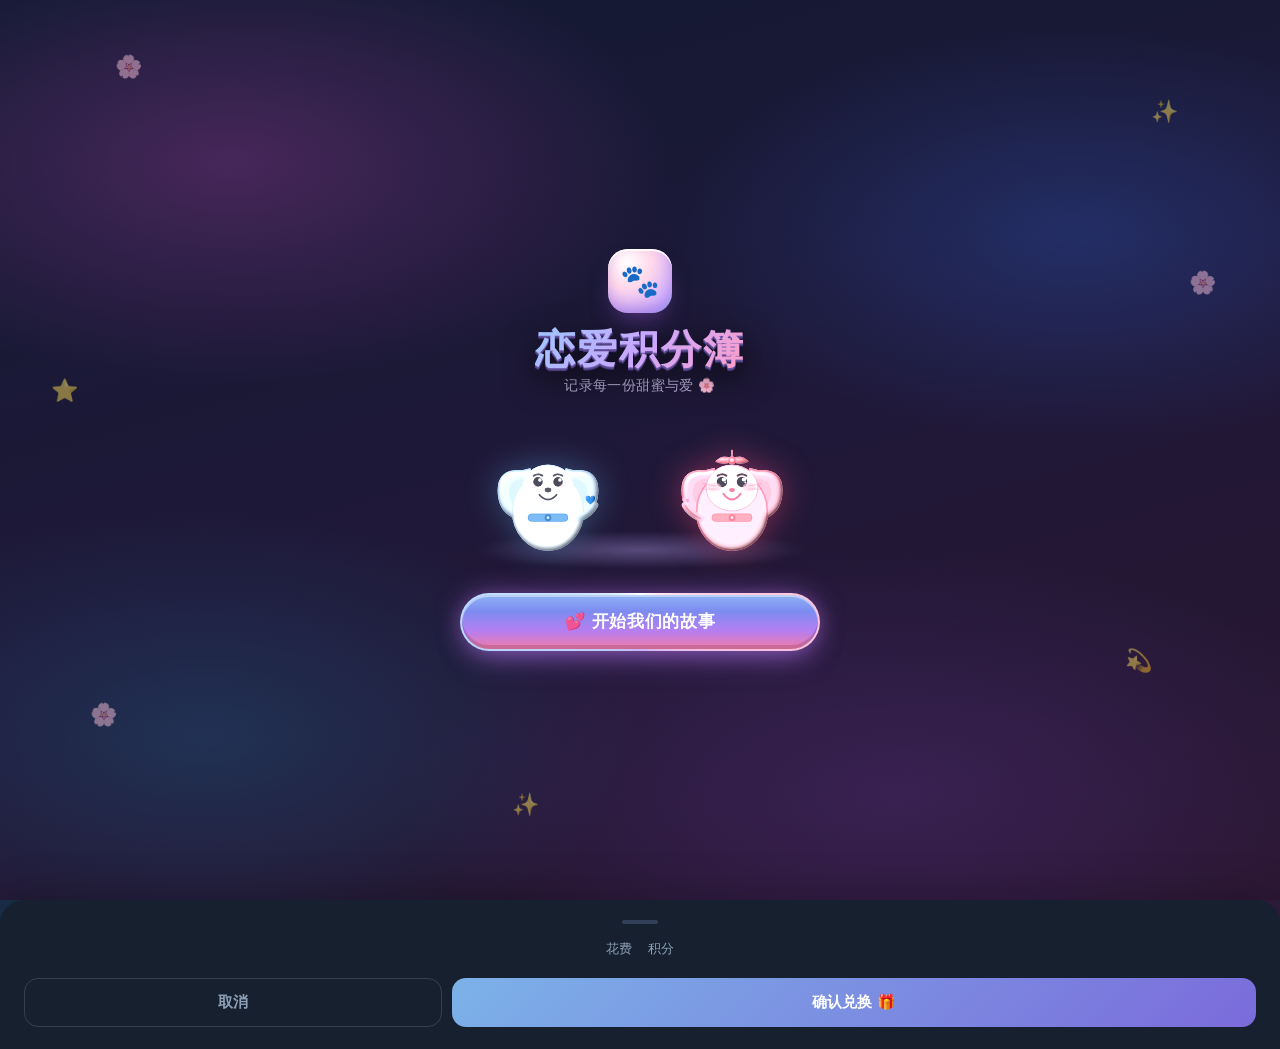
<file: index.html>
<!DOCTYPE html>
<html lang="zh-TW">
<head>
  <meta charset="UTF-8">
  <meta name="viewport" content="width=device-width, initial-scale=1.0, maximum-scale=1.0, viewport-fit=cover">
  <!-- HTML freshness marker: app.js checks this and force-reloads once if the
       cached index.html is older than the running app.js expects -->
  <meta name="app-html-v" content="2026.11.25a">
  <title>🐾 恋爱积分簿</title>
  <script>
    // Stamp theme AND time-of-day before first paint (no flash).
    // Mode: 'time' (default) | 'auto' | 'light' | 'dark'. The clock is the
    // device's — never the server's, which runs behind UTC+8.
    try {
      var _tm = localStorage.getItem('theme_mode') || 'time';
      var _h  = new Date().getHours();
      var _p  = _h < 6 ? 'night' : _h < 11 ? 'morning' : _h < 17 ? 'day' : _h < 19 ? 'dusk' : 'night';
      var _d  = _tm === 'dark'
             || (_tm === 'time' && _p === 'night')
             || (_tm === 'auto' && matchMedia('(prefers-color-scheme: dark)').matches);
      document.documentElement.dataset.theme  = _d ? 'dark' : 'light';
      document.documentElement.dataset.period = _p;
    } catch (e) {}
    // 新外观 (CLAUDE.md §7.31) is the default: stamped here, or the splash paints
    // the classic look first and flips when app.js arrives. Only a phone where
    // someone picked 经典 stays classic. app.js loads ui3d.css again with
    // APP_VERSION, so a stale copy of this page can't pin an old stylesheet.
    try {
      var _lk = (location.search.match(/[?&]look=(ui3d|classic)/) || [])[1] || localStorage.getItem('look');
      if (_lk !== 'classic') {
        document.documentElement.classList.add('ui3d');
        document.write('<link rel="stylesheet" id="ui3d-css-pre" href="ui3d.css?h=2026.11.25a">');
      }
    } catch (e) {}
  </script>
  <style>
    :root {
      --blue: #5B9BD5;
      /* Small-text inks. Measured from real pixels: --blue at 10-13px on white
         is 2.1-3.0:1, well under AA. Fills keep --blue; small type uses these. */
      --blue-ink: #2E6DA6;
      --sub-ink:  #47525F;
      --nav-off:  #647285;
      --goal-ink: #1C5A2D;
      --red-ink:  #C0392F;   /* --red at 15px on white is 2.7:1 */
      --lv-ink:   #5B3A9E;   /* level pill sits on a translucent purple wash */
      --lv-bg:    rgba(160,120,220,0.20);
      --blue-light: #A8D8F5;
      --sky: #D4EAFF;
      --pink: #FFB3C6;
      --pink-light: #FFD6E4;
      --gold: #FFD700;
      --gold-dark: #F0B429;
      --green: #6BCB77;
      --red: #FF6B6B;
      --purple: #C9B1FF;
      --white: #FFFFFF;
      --dark: #2D3748;
      --text: #4A5568;
      --sub: #718096;
      --card: rgba(255,255,255,0.93);
      --card-border: rgba(91,155,213,0.15);
      --radius: 24px;
      --radius-sm: 14px;
      --shadow: 0 8px 32px rgba(91,155,213,0.18);
      --shadow-sm: 0 4px 16px rgba(91,155,213,0.12);
    }

    * { margin: 0; padding: 0; box-sizing: border-box; -webkit-tap-highlight-color: transparent; }

    body {
      font-family: 'Segoe UI', 'PingFang SC', 'Microsoft YaHei', system-ui, sans-serif;
      background: linear-gradient(160deg, #B8D9F8 0%, #CEEAFF 28%, #E8E2FF 60%, #FFE2F0 100%);
      min-height: 100vh;
      overflow-x: hidden;
      color: var(--dark);
    }

    /* ── Floating clouds ── */
    .clouds-bg {
      position: fixed; inset: 0;
      pointer-events: none;
      overflow: hidden;
      z-index: 0;
    }
    .cloud {
      position: absolute;
      background: white;
      border-radius: 50px;
      opacity: 0.55;
    }
    .cloud::before { content:''; position:absolute; background:white; border-radius:50%; }
    /* Scoped under .clouds-bg on purpose: bare .c1/.c2 are far too generic —
       they collided with the pet page's char-colour dots, which inherited
       `animation: drift` and flew across the screen as little balls. */
    .clouds-bg .c1 { width:90px; height:28px; top:8%; left:-100px; animation: drift 22s linear infinite; }
    .clouds-bg .c1::before { width:50px; height:50px; top:-28px; left:12px; }
    .clouds-bg .c2 { width:70px; height:22px; top:18%; left:-80px; animation: drift 30s linear infinite 8s; opacity:0.35; }
    .clouds-bg .c2::before { width:38px; height:38px; top:-20px; left:10px; }
    .clouds-bg .c3 { width:120px; height:32px; top:5%; left:-130px; animation: drift 18s linear infinite 14s; opacity:0.4; }
    .clouds-bg .c3::before { width:60px; height:60px; top:-35px; left:20px; }
    .clouds-bg .c4 { width:80px; height:24px; top:28%; left:-90px; animation: drift 25s linear infinite 4s; opacity:0.3; }
    .clouds-bg .c4::before { width:44px; height:44px; top:-24px; left:14px; }
    .clouds-bg .c5 { width:60px; height:20px; top:12%; left:-70px; animation: drift 35s linear infinite 18s; opacity:0.45; }
    .clouds-bg .c5::before { width:34px; height:34px; top:-18px; left:8px; }
    @keyframes drift { from { transform: translateX(0); } to { transform: translateX(calc(100vw + 200px)); } }

    /* ── Floating deco elements ── */
    .float-deco {
      position: fixed; font-size: 17px; opacity: 0.09; pointer-events: none; z-index: 0;
      animation: deco-float 7s ease-in-out infinite;
    }
    .float-deco:nth-child(2n) { animation-duration: 9s; animation-direction: alternate; font-size: 14px; opacity: 0.07; }
    .float-deco:nth-child(3n) { animation-duration: 5.5s; animation-delay: 1.2s; }
    @keyframes deco-float {
      0%, 100% { transform: translateY(0) rotate(-8deg) scale(1); }
      50% { transform: translateY(-16px) rotate(8deg) scale(1.08); }
    }

    /* ── Layout ── */
    #app { position: relative; z-index: 1; max-width: 430px; margin: 0 auto; padding: 0 0 calc(152px + env(safe-area-inset-bottom)) 0; }

    /* ── Setup / Auth overlay ── */
    #setup-overlay {
      position: fixed; inset: 0; z-index: 100;
      background: linear-gradient(160deg, #C2DFF5, #EAE0FF);
      display: flex; flex-direction: column; align-items: center; justify-content: center;
      gap: 24px; padding: 32px;
    }
    #setup-overlay.hidden { display: none; }
    .hidden { display: none !important; }
    .setup-card {
      background: var(--card); border-radius: var(--radius);
      box-shadow: var(--shadow); padding: 32px 28px;
      width: 100%; max-width: 360px;
    }
    .setup-card h2 { font-size: 22px; color: var(--blue); margin-bottom: 6px; }
    .setup-card p { font-size: 13px; color: var(--sub); margin-bottom: 24px; }
    .setup-logo { text-align: center; font-size: 64px; animation: bounce 2s ease-in-out infinite; }
    @keyframes bounce { 0%,100%{transform:translateY(0)} 50%{transform:translateY(-12px)} }
    .field-group { display: flex; flex-direction: column; gap: 12px; margin-bottom: 20px; }
    .field-group label { font-size: 12px; font-weight: 600; color: var(--sub); text-transform: uppercase; letter-spacing: 0.05em; }
    .field-group input {
      width: 100%; padding: 12px 16px;
      border: 1.5px solid var(--card-border);
      border-radius: var(--radius-sm);
      font-size: 14px; color: var(--dark);
      background: white; outline: none;
      transition: border-color 0.2s;
    }
    .field-group input:focus { border-color: var(--blue); }
    .pw-wrap { position: relative; }
    .pw-wrap input { padding-right: 44px; }
    .pw-eye {
      position: absolute; right: 12px; top: 50%; transform: translateY(-50%);
      background: none; border: none; cursor: pointer; padding: 4px;
      color: var(--sub); line-height: 1; font-size: 18px;
      display: flex; align-items: center; justify-content: center;
    }
    .pw-eye:hover { color: var(--blue); }
    .btn-primary {
      width: 100%; padding: 14px;
      background: linear-gradient(135deg, var(--blue), #7BB8E8);
      color: white; border: none; border-radius: var(--radius-sm);
      font-size: 15px; font-weight: 600; cursor: pointer;
      box-shadow: 0 4px 16px rgba(91,155,213,0.35);
      transition: transform 0.15s, box-shadow 0.15s;
    }
    .btn-primary:active { transform: scale(0.97); box-shadow: none; }
    .demo-link {
      text-align: center; font-size: 13px; color: var(--blue);
      cursor: pointer; text-decoration: underline; text-underline-offset: 3px;
    }
    /* Login tabs and 他/她 — were inline styles, which neither dark mode nor the
       new look could reach: 他/她 rendered white-on-white at night. */
    .login-tabs { position: relative; display: flex; border-radius: 12px; background: #EEF4FB; padding: 4px; margin-bottom: 20px; }
    .login-tab { position: relative; z-index: 1; flex: 1; padding: 8px 0; border: none; border-radius: 9px; font-size: 14px; font-weight: 600; cursor: pointer; background: transparent; color: var(--sub); transition: all .2s; }
    .login-tab.on { background: white; color: var(--blue); box-shadow: 0 2px 8px rgba(91,155,213,0.18); }
    html[data-theme="dark"] .login-tabs { background: rgba(255,255,255,0.06); }
    html[data-theme="dark"] .login-tab { color: #9AA8BC; }
    html[data-theme="dark"] .login-tab.on { background: #2B3A55; color: #9CC8F2; box-shadow: 0 2px 8px rgba(0,0,0,0.3); }
    .reg-chars { display: flex; gap: 10px; margin-bottom: 16px; }
    .reg-char-opt { flex: 1; display: flex; align-items: center; gap: 8px; padding: 10px 14px; border-radius: 12px; border: 1.5px solid var(--card-border); cursor: pointer; font-size: 14px; font-weight: 600; color: var(--dark); }
    .reg-char-opt.c1 { background: #F0F7FF; }
    .reg-char-opt.c2 { background: #FFF0F5; }
    .reg-char-opt.c1 input { accent-color: var(--blue); }
    .reg-char-opt.c2 input { accent-color: #FF6B9D; }
    html[data-theme="dark"] .reg-char-opt { color: #E6ECF5; border-color: rgba(255,255,255,0.12); }
    html[data-theme="dark"] .reg-char-opt.c1 { background: rgba(91,155,213,0.16); }
    html[data-theme="dark"] .reg-char-opt.c2 { background: rgba(255,107,157,0.14); }
    .field-group .pair-code-input { letter-spacing: 4px; font-size: 18px; font-weight: 700; text-align: center; }
    .field-group .pair-code-input::placeholder { letter-spacing: 0; font-size: 13px; font-weight: 500; }

    /* ── Header ── */
    .header {
      padding: 24px 20px 16px;
      display: flex; flex-direction: column; align-items: center; gap: 8px;
    }
    .header-top {
      display: flex; align-items: center; justify-content: space-between;
      width: 100%;
    }
    .app-title { font-size: 20px; font-weight: 700; color: var(--blue); }
    .settings-btn {
      width: 38px; height: 38px; border-radius: 50%;
      background: var(--card); border: none; cursor: pointer;
      display: flex; align-items: center; justify-content: center;
      font-size: 18px; box-shadow: var(--shadow-sm);
      transition: transform 0.15s;
    }
    .settings-btn:active { transform: scale(0.92); }
    .header-right { display: flex; align-items: center; gap: 8px; }
    .music-btn {
      width: 38px; height: 38px; border-radius: 50%;
      background: var(--card); border: none; cursor: pointer;
      display: flex; align-items: center; justify-content: center;
      font-size: 17px; box-shadow: var(--shadow-sm);
      transition: transform 0.15s, background 0.2s;
      position: relative;
    }
    .music-btn.playing { background: linear-gradient(135deg, #D4EAFF, #C2DFF5); }
    .music-btn:active { transform: scale(0.92); }
    .music-note {
      display: inline-block;
      animation: note-spin 1.8s ease-in-out infinite;
    }
    .music-btn:not(.playing) .music-note { animation: none; }
    @keyframes note-spin {
      0%,100% { transform: rotate(-12deg) scale(1); }
      50%      { transform: rotate(12deg) scale(1.15); }
    }

    /* ── Characters ── */
    .characters-row {
      display: flex; align-items: flex-end; justify-content: center;
      gap: 0; margin: 4px 0;
    }
    .char-wrap {
      display: flex; flex-direction: column; align-items: center; gap: 2px;
      cursor: default; transform-origin: center bottom;
    }
    /* ── Body bounce (线条小狗 squash-and-stretch style) ──
       Applied to the PORTRAIT only, never the whole column. On .char-wrap it
       dragged the name and the score badge along, and because the two sides
       are deliberately 0.9s out of phase the two "+51"s bobbed at visibly
       different heights — it read as a layout bug rather than as charm. */
    .char-wrap.pochacco .char-svg, .char-wrap.pochacco .char-img-custom {
      animation: char-idle 2.8s cubic-bezier(0.45,0,0.55,1) infinite;
      transform-origin: center bottom;
    }
    .char-wrap.adai .char-svg, .char-wrap.adai .char-img-custom {
      animation: char-idle 2.8s cubic-bezier(0.45,0,0.55,1) infinite 0.9s;
      transform-origin: center bottom;
    }
    @keyframes char-idle {
      0%,100% { transform: translateY(0)     scaleX(1.04) scaleY(0.97); }   /* land — squash */
      10%     { transform: translateY(-2px)  scaleX(1.01) scaleY(1.00); }   /* just left ground */
      45%     { transform: translateY(-13px) scaleX(0.95) scaleY(1.07); }   /* peak — stretch */
      55%     { transform: translateY(-13px) scaleX(0.95) scaleY(1.07); }   /* brief float */
      90%     { transform: translateY(-2px)  scaleX(1.01) scaleY(1.00); }   /* about to land */
    }
    .char-wrap.happy { animation: char-happy 0.48s cubic-bezier(0.34,1.8,0.64,1) infinite; }
    @keyframes char-happy {
      0%,100% { transform: translateY(0)     scaleX(1.08) scaleY(0.93); }
      40%     { transform: translateY(-26px) scaleX(0.92) scaleY(1.10); }
      70%     { transform: translateY(-20px) scaleX(0.94) scaleY(1.07); }
    }
    .char-wrap.sad { animation: char-sad 2s ease-in-out infinite; }
    @keyframes char-sad {
      0%,100% { transform: translateY(0)   scaleX(1) scaleY(1); }
      50%     { transform: translateY(6px) scaleX(1.04) scaleY(0.95) rotate(-2deg); }
    }
    .char-wrap.celebrate { animation: celebrate 0.38s cubic-bezier(0.34,2,0.64,1) infinite; }
    @keyframes celebrate {
      0%   { transform: translateY(0)     scaleX(1.12) scaleY(0.88) rotate(0deg); }
      35%  { transform: translateY(-32px) scaleX(0.90) scaleY(1.12) rotate(10deg); }
      65%  { transform: translateY(-28px) scaleX(0.92) scaleY(1.10) rotate(-10deg); }
      100% { transform: translateY(0)     scaleX(1.12) scaleY(0.88) rotate(0deg); }
    }

    /* ── Ear flap (synced with body bounce — ears lag behind body) ── */
    #pochacco-left-ear {
      transform-box: fill-box; transform-origin: right top;
      animation: ear-flap-left 2.8s ease-in-out infinite;
    }
    #pochacco-right-ear {
      transform-box: fill-box; transform-origin: left top;
      animation: ear-flap-right 2.8s ease-in-out infinite;
    }
    @keyframes ear-flap-left {
      0%,100% { transform: rotate(5deg); }    /* body landing — ears swing back */
      45%     { transform: rotate(-14deg); }  /* body peak — ears lag, flap down */
    }
    @keyframes ear-flap-right {
      0%,100% { transform: rotate(-5deg); }
      45%     { transform: rotate(14deg); }
    }
    .char-wrap.happy #pochacco-left-ear  { animation: ear-flap-left  0.38s ease-in-out infinite alternate; }
    .char-wrap.happy #pochacco-right-ear { animation: ear-flap-right 0.38s ease-in-out infinite alternate; }
    .char-wrap.celebrate #pochacco-left-ear  { animation: ear-flap-left  0.22s ease-in-out infinite alternate; }
    .char-wrap.celebrate #pochacco-right-ear { animation: ear-flap-right 0.22s ease-in-out infinite alternate; }
    .char-wrap.sad #pochacco-left-ear  { animation: ear-droop-left  2.4s ease-in-out infinite; }
    .char-wrap.sad #pochacco-right-ear { animation: ear-droop-right 2.4s ease-in-out infinite; }
    @keyframes ear-droop-left  { 0%,100% { transform: rotate(0deg); } 50% { transform: rotate(12deg); } }
    @keyframes ear-droop-right { 0%,100% { transform: rotate(0deg); } 50% { transform: rotate(-12deg); } }

    /* ── Eye blink ── */
    @keyframes dog-blink {
      0%, 91%, 96%, 100% { transform: scaleY(1); }
      93.5%              { transform: scaleY(0.06); }
    }
    #c1-eye-l { transform-box:fill-box; transform-origin:center; animation:dog-blink 4.8s ease-in-out infinite; }
    #c1-eye-r { transform-box:fill-box; transform-origin:center; animation:dog-blink 4.8s ease-in-out infinite 0.08s; }
    #c2-eye-l { transform-box:fill-box; transform-origin:center; animation:dog-blink 5.6s ease-in-out infinite 2.1s; }
    #c2-eye-r { transform-box:fill-box; transform-origin:center; animation:dog-blink 5.6s ease-in-out infinite 2.18s; }
    .char-name {
      font-size: 12px; font-weight: 600;
      color: var(--sub); letter-spacing: 0.05em;
    }
    .vs-heart {
      font-size: 26px; margin: 0 4px; padding-bottom: 28px;
      animation: heartbeat 1.4s ease-in-out infinite;
    }
    @keyframes heartbeat {
      0%,100% { transform: scale(1); }
      14% { transform: scale(1.2); }
      28% { transform: scale(1); }
      42% { transform: scale(1.15); }
      56% { transform: scale(1); }
    }

    /* SVG character sizing */
    .char-svg { width: 90px; height: 105px; filter: drop-shadow(0 4px 10px rgba(0,0,0,0.13)); }

    /* Custom character image */
    .char-img-wrap { position: relative; display: flex; align-items: center; justify-content: center; }
    .char-img-custom {
      width: 90px; height: 105px;
      object-fit: cover; object-position: top;
      border-radius: 50% 50% 40% 40%;
      border: 3px solid rgba(255,255,255,0.8);
      box-shadow: 0 4px 16px rgba(91,155,213,0.2);
    }
    .char-img-custom.pink { border-color: rgba(255,179,198,0.8); }

    /* Character image picker in settings */
    .char-pickers-row {
      display: flex; gap: 12px; margin-bottom: 16px;
    }
    .char-picker-card {
      flex: 1; background: #F7F9FC; border-radius: var(--radius-sm);
      border: 1.5px solid var(--card-border);
      padding: 14px 10px; text-align: center; cursor: pointer;
      transition: border-color 0.2s;
      position: relative; overflow: hidden;
    }
    .char-picker-card:hover { border-color: var(--blue); }
    .char-picker-card input[type=file] {
      position: absolute; inset: 0; opacity: 0; cursor: pointer; width: 100%; height: 100%;
    }
    .char-picker-preview {
      width: 62px; height: 72px; margin: 0 auto 8px;
      object-fit: cover; object-position: top;
      border-radius: 50% 50% 40% 40%;
      border: 2px solid rgba(91,155,213,0.2);
      display: block;
    }
    .char-picker-preview.svg-preview { width: 62px; height: 72px; }
    .char-picker-label { font-size: 12px; font-weight: 600; color: var(--sub); }
    .char-picker-btn {
      margin-top: 6px; font-size: 11px; color: var(--blue); font-weight: 600;
    }
    .char-picker-reset {
      position: absolute; top: 6px; right: 6px;
      font-size: 14px; cursor: pointer; opacity: 0.5;
      background: white; border-radius: 50%; width: 20px; height: 20px;
      display: flex; align-items: center; justify-content: center;
      z-index: 2;
    }
    .char-picker-reset:hover { opacity: 1; }

    /* ── Mode toggle ── */
    .mode-row {
      display: flex; align-items: center; justify-content: center;
      gap: 12px; padding: 6px 20px;
    }
    .mode-label { font-size: 13px; font-weight: 600; color: var(--sub); transition: color 0.3s; }
    .mode-label.active { color: var(--dark); }
    .mode-toggle-wrap {
      position: relative; width: 60px; height: 30px;
      background: var(--card); border-radius: 20px;
      box-shadow: inset 0 2px 6px rgba(0,0,0,0.1);
      cursor: pointer; transition: background 0.3s;
      border: 1.5px solid var(--card-border);
    }
    .mode-toggle-wrap.punishment { background: linear-gradient(135deg, #FFE0E0, #FFCECE); }
    .mode-toggle-wrap.reward { background: linear-gradient(135deg, #E0F0FF, #C8DFFF); }
    .mode-knob {
      position: absolute; top: 3px; left: 3px;
      width: 22px; height: 22px; border-radius: 50%;
      background: white; box-shadow: 0 2px 6px rgba(0,0,0,0.18);
      transition: transform 0.3s cubic-bezier(0.4,0,0.2,1);
      display: flex; align-items: center; justify-content: center;
      font-size: 11px;
    }
    .mode-toggle-wrap.punishment .mode-knob { transform: translateX(30px); }

    /* ── Score card ── */
    .score-card {
      margin: 8px 16px;
      background: var(--card);
      border-radius: var(--radius);
      box-shadow: var(--shadow);
      border: 1.5px solid var(--card-border);
      padding: 0 0 20px;
      overflow: hidden;
    }
    .score-card-header {
      background: linear-gradient(120deg, #5B9BD5 0%, #7BBCE8 60%, #A8D8F5 100%);
      padding: 10px 20px 10px;
      display: flex; align-items: center; justify-content: space-between;
    }
    .score-card-body { padding: 16px 24px 0; }
    .month-label {
      /* .score-card-header is the SAME blue gradient in both themes, so this
         needs a fixed ink — a theme-flipping token went light-on-light-blue
         in dark mode and dropped to 1.4:1. */
      font-size: 13px; font-weight: 700; color: #14395C;
      text-transform: uppercase; letter-spacing: 0.08em;
    }
    .score-display {
      display: flex; align-items: baseline; gap: 8px;
      margin: 6px 0;
    }
    .score-number {
      font-size: 56px; font-weight: 800; line-height: 1;
      transition: all 0.4s cubic-bezier(0.4,0,0.2,1);
    }
    .score-number.positive { color: var(--blue); }
    .score-number.negative { color: var(--red); }
    .score-unit { font-size: 18px; font-weight: 600; color: var(--sub); }

    .progress-section { margin-top: 16px; }
    .progress-labels {
      display: flex; justify-content: space-between; align-items: center;
      margin-bottom: 8px;
    }
    .progress-label { font-size: 12px; color: var(--sub-ink); }
    .progress-pct {
      font-size: 14px; font-weight: 700;
      padding: 2px 10px; border-radius: 20px;
      background: var(--sky); color: var(--blue);
    }
    .progress-bar-track {
      height: 20px; background: #EEF4FB;
      border-radius: 12px; overflow: hidden;
      position: relative;
    }
    .progress-bar-fill {
      height: 100%; border-radius: 12px;
      transition: width 0.8s cubic-bezier(0.4,0,0.2,1);
      position: relative; overflow: hidden;
      min-width: 0;
    }
    .progress-bar-fill::after {
      content: ''; position: absolute; inset: 0;
      background: linear-gradient(90deg, transparent 0%, rgba(255,255,255,0.35) 50%, transparent 100%);
      animation: shimmer 2s linear infinite;
    }
    @keyframes shimmer { from { transform: translateX(-100%); } to { transform: translateX(200%); } }
    .progress-bar-fill.reward { background: linear-gradient(90deg, #A8D8F5, var(--blue), #FFD700); }
    .progress-bar-fill.punishment { background: linear-gradient(90deg, var(--green), #F9C74F, var(--red)); }
    .progress-paw {
      position: absolute; top: 50%; right: -3px;
      transform: translateY(-50%);
      font-size: 18px; pointer-events: none;
      filter: drop-shadow(0 1px 3px rgba(0,0,0,0.2));
      animation: paw-bounce 1s ease-in-out infinite;
    }
    @keyframes paw-bounce {
      0%,100% { transform: translateY(-50%) scale(1); }
      50%      { transform: translateY(-58%) scale(1.15); }
    }

    .status-text {
      margin-top: 12px;
      font-size: 14px; font-weight: 600;
      color: var(--text); text-align: center;
    }
    .status-badge {
      display: inline-block;
      padding: 4px 14px; border-radius: 20px;
      font-size: 13px; font-weight: 700;
      margin-left: 6px;
    }
    .badge-reward { background: linear-gradient(135deg, #FFD700, #FFA500); color: white; }
    .badge-safe { background: linear-gradient(135deg, var(--green), #4CAF50); color: white; }
    .badge-danger { background: linear-gradient(135deg, var(--red), #E53935); color: white; }
    .entry-stats {
      display: flex; justify-content: center; gap: 10px;
      margin-top: 10px; padding-bottom: 4px;
    }
    .entry-stat-chip {
      display: flex; align-items: center; gap: 5px;
      padding: 5px 14px; border-radius: 20px;
      font-size: 13px; font-weight: 700;
    }
    .entry-stat-chip.good { background: #E8F8EE; color: #2E7D52; }
    .entry-stat-chip.bad  { background: #FFF0F0; color: #C62828; }
    .entry-stat-chip.shop { background: #FFF7E8; color: #B07C1F; }

    /* ── Quick entry ── */
    .section-title {
      font-size: 16px; font-weight: 700; color: var(--dark);
      padding: 16px 20px 10px; display: flex; align-items: center; gap: 8px;
    }
    .categories-grid {
      display: grid; grid-template-columns: 1fr 1fr;
      gap: 10px; padding: 0 16px;
    }
    /* Quick-entry reward/punish tabs */
    .cat-tabs {
      display: flex; gap: 8px; padding: 0 16px; margin-bottom: 12px;
    }
    .cat-tab {
      flex: 1; padding: 9px 4px; border: 1.5px solid var(--card-border);
      background: var(--card); border-radius: 14px;
      font-size: 13.5px; font-weight: 800; color: var(--sub);
      cursor: pointer; user-select: none;
      display: flex; align-items: center; justify-content: center; gap: 5px;
      transition: color 0.15s, border-color 0.15s, background 0.15s;
    }
    .cat-tab .cgt-count { font-size: 11px; font-weight: 700; opacity: 0.65; }
    .cat-tab.reward.active { color: var(--blue); border-color: var(--blue); background: #F0F7FF; }
    .cat-tab.punish.active { color: var(--red);  border-color: var(--red);  background: #FFF4F4; }
    .cat-card {
      background: var(--card);
      border: 1.5px solid var(--card-border);
      border-radius: var(--radius-sm);
      padding: 14px 16px;
      cursor: pointer;
      display: flex; flex-direction: column; gap: 4px;
      box-shadow: var(--shadow-sm);
      transition: transform 0.18s, box-shadow 0.18s, border-color 0.18s;
      position: relative; overflow: hidden;
      user-select: none;
    }
    .cat-card:active { transform: scale(0.95); box-shadow: none; }
    .cat-card.positive { border-color: rgba(91,155,213,0.25); }
    .cat-card.negative { border-color: rgba(255,107,107,0.20); }
    .cat-card.positive:active { background: #F0F7FF; }
    .cat-card.negative:active { background: #FFF4F4; }
    .cat-card.positive::before {
      content: ''; position: absolute; top: 0; left: 0; right: 0; height: 4px;
      background: linear-gradient(90deg, var(--blue-light), var(--blue));
      border-radius: 4px 4px 0 0;
    }
    .cat-card.negative::before {
      content: ''; position: absolute; top: 0; left: 0; right: 0; height: 4px;
      background: linear-gradient(90deg, var(--pink), var(--red));
      border-radius: 4px 4px 0 0;
    }
    .cat-icon { font-size: 26px; margin-bottom: 2px; }
    .cat-name { font-size: 13px; font-weight: 600; color: var(--dark); }
    .cat-pts {
      font-size: 15px; font-weight: 800;
    }
    .cat-pts.positive { color: var(--blue); }
    .cat-pts.negative { color: var(--red); }
    .add-custom-btn {
      margin: 12px 16px 0;
      width: calc(100% - 32px);
      padding: 13px;
      background: white; border: 1.5px dashed var(--blue-light);
      border-radius: var(--radius-sm);
      font-size: 14px; font-weight: 600; color: var(--blue);
      cursor: pointer; transition: background 0.15s;
    }
    .add-custom-btn:active { background: var(--sky); }

    /* ── Recent entries ── */
    .entries-list { padding: 0 16px; display: flex; flex-direction: column; gap: 18px; }
    .entry-day-group { display: flex; flex-direction: column; gap: 6px; }
    .entry-day-header {
      display: flex; align-items: baseline; justify-content: space-between;
      padding: 0 4px;
    }
    .entry-day-label { font-size: 13px; font-weight: 700; color: var(--sub); }
    .entry-day-total { font-size: 13px; font-weight: 700; }
    .entry-day-total.positive { color: var(--blue); }
    .entry-day-total.negative { color: var(--red); }
    .entry-day-items {
      background: var(--card);
      border: 1.5px solid var(--card-border);
      border-radius: var(--radius-sm);
      box-shadow: var(--shadow-sm);
      overflow: hidden;
    }
    .entry-item {
      padding: 12px 16px;
      display: flex; align-items: center; gap: 12px;
      border-bottom: 1px solid var(--card-border);
    }
    .entry-day-items .entry-item:last-child { border-bottom: none; }
    .entry-icon { font-size: 22px; flex-shrink: 0; }
    .entry-info { flex: 1; min-width: 0; }
    .entry-cat { font-size: 14px; font-weight: 600; color: var(--dark); }
    .entry-desc { font-size: 12px; color: var(--sub-ink); white-space: nowrap; overflow: hidden; text-overflow: ellipsis; }
    .entry-pts {
      font-size: 16px; font-weight: 800; flex-shrink: 0;
    }
    /* --blue at 15px on the white entry row measured 2.7:1 — fills keep --blue,
       small text uses the darker ink. */
    .entry-pts.positive { color: var(--blue-ink); }
    .entry-pts.negative { color: var(--red-ink); }
    .entry-edit {
      font-size: 15px; cursor: pointer; opacity: 0.3;
      padding: 4px; border-radius: 50%; transition: opacity 0.2s;
      flex-shrink: 0;
    }
    .entry-edit:active { opacity: 0.8; }
    .entry-delete {
      font-size: 16px; cursor: pointer; opacity: 0.3;
      padding: 4px; border-radius: 50%; transition: opacity 0.2s;
      flex-shrink: 0;
    }
    .entry-delete:active { opacity: 0.8; }
    .empty-state {
      text-align: center; padding: 32px 20px;
      color: var(--sub); font-size: 14px;
    }
    .empty-state .es-icon { font-size: 48px; margin-bottom: 12px; }

    /* ── Bottom nav ── */
    .bottom-nav {
      position: fixed; bottom: calc(14px + env(safe-area-inset-bottom)); left: 50%;
      transform: translateX(-50%);
      width: calc(100% - 24px); max-width: 406px;
      background: rgba(255,255,255,0.92);
      backdrop-filter: blur(20px); -webkit-backdrop-filter: blur(20px);
      border: 1.5px solid rgba(255,255,255,0.70);
      border-radius: 28px;
      display: flex; align-items: center;
      z-index: 50; padding: 5px;
      box-shadow: 0 8px 32px rgba(91,155,213,0.16), 0 2px 10px rgba(0,0,0,0.08),
                  inset 0 1px 0 rgba(255,255,255,0.85);
    }
    .nav-item {
      flex: 1; display: flex; flex-direction: column;
      align-items: center; justify-content: center;
      padding: 4px 2px 5px; cursor: pointer; gap: 2px;
      border-radius: 22px; transition: transform 0.15s;
    }
    .nav-item:active { transform: scale(0.88); }
    .nav-icon-wrap {
      width: 44px; height: 30px;
      display: flex; align-items: center; justify-content: center;
      border-radius: 15px;
      transition: background 0.25s;
    }
    .nav-item.active .nav-icon-wrap {
      background: linear-gradient(135deg, rgba(91,155,213,0.18), rgba(91,155,213,0.09));
    }
    .nav-icon { font-size: 20px; transition: transform 0.2s; }
    .nav-item.active .nav-icon { transform: scale(1.10); }
    .nav-label {
      font-size: 10px; font-weight: 600; color: var(--nav-off);
      letter-spacing: 0.02em; transition: color 0.2s;
    }
    .nav-item.active .nav-label { color: var(--blue-ink); font-weight: 700; }

    /* ── Pages: 首页 · 积分 · 一起 (CLAUDE.md §7.36) ──
       One page at a time, switched by the bottom bar. 首页 keeps the header,
       the hero and only what matters today; scoring lives on 积分; the places
       you go together live on 一起. 商店 is the shop page with the bar above it. */
    .app-tab[hidden], .pt-pane[hidden] { display: none !important; }
    .app-tab { animation: tab-in .26s ease both; }
    @keyframes tab-in { from { opacity: 0; transform: translateY(8px); } }
    .tab-head {
      display: flex; align-items: center; justify-content: space-between; gap: 12px;
      padding: calc(24px + env(safe-area-inset-top, 0px)) 20px 14px;
    }
    .tab-title { margin: 0; font-size: 24px; font-weight: 900; color: var(--dark); letter-spacing: 0.02em; line-height: 1.2; }

    /* a section on 首页: a heading, a short note, and where to see more */
    .home-sec {
      display: flex; align-items: center; gap: 8px;
      margin: 18px 20px 9px; min-height: 28px;
    }
    .home-sec h2 { margin: 0; font-size: 17px; font-weight: 800; color: var(--dark); letter-spacing: 0.02em; }
    .home-sec-note { font-size: 12.5px; font-weight: 700; color: var(--sub-ink); }
    .home-sec-note.all-done { color: #2E7D52; }
    .home-sec-link {
      margin-left: auto; min-height: 36px; padding: 0 4px 0 12px; border: 0; background: none; cursor: pointer;
      font: inherit; font-size: 13.5px; font-weight: 800; color: var(--blue-ink);
    }
    .home-sec-for:not(:empty) {
      font-size: 12px; font-weight: 800; color: #fff; padding: 3px 11px; border-radius: 20px;
      background: #2E6DA6;
    }
    .home-sec-for.char2 { background: #B83C74; }

    /* 今天 — rows only for what is still to do; done things fold into chips */
    .today-card {
      margin: 0 16px; padding: 4px 16px; border-radius: 20px;
      background: var(--card); border: 1.5px solid var(--card-border); box-shadow: var(--shadow-sm);
    }
    .today-card:empty { min-height: 66px; }
    .td-row { display: flex; align-items: center; gap: 10px; padding: 10px 0; }
    .td-row + .td-row, .td-row + .td-done { border-top: 1px solid var(--card-border); }
    .td-main {
      flex: 1; min-width: 0; display: flex; align-items: center; gap: 12px; text-align: left;
      border: 0; background: none; padding: 2px 0; cursor: pointer; font: inherit; color: inherit;
    }
    .td-ic {
      width: 42px; height: 42px; flex: none; border-radius: 14px; display: grid; place-items: center;
      font-size: 21px; background: rgba(91,155,213,0.14);
    }
    .td-ic.garden { background: rgba(107,203,119,0.18); }
    .td-ic.letter { background: rgba(232,96,154,0.15); }
    .td-ic.games  { background: rgba(160,109,208,0.15); }
    .td-ic.settle { background: rgba(255,184,0,0.20); }
    .td-txt { min-width: 0; display: flex; flex-direction: column; gap: 2px; }
    .td-t { font-size: 15px; font-weight: 800; color: var(--dark); line-height: 1.25; }
    .td-s { font-size: 12.5px; font-weight: 600; color: var(--sub-ink); line-height: 1.35; }
    .td-go {
      flex: none; min-height: 40px; min-width: 76px; padding: 0 15px; border: 0; border-radius: 20px; cursor: pointer;
      font: inherit; font-size: 13.5px; font-weight: 800; color: #fff; white-space: nowrap;
      background: linear-gradient(135deg, #3F80BE, #2E6DA6); box-shadow: 0 4px 12px -4px rgba(46,109,166,0.6);
      transition: transform 0.15s;
    }
    .td-go:active, .td-main:active { transform: scale(0.95); }
    .td-go.garden { background: linear-gradient(135deg, #2F8540, #256E33); box-shadow: 0 4px 12px -4px rgba(47,133,64,0.6); }
    .td-go.letter { background: linear-gradient(135deg, #C2417A, #A8336A); box-shadow: 0 4px 12px -4px rgba(194,65,122,0.6); }
    .td-go.games  { background: linear-gradient(135deg, #8463C8, #6E4FB5); box-shadow: 0 4px 12px -4px rgba(126,91,196,0.6); }
    .td-go.settle { color: #4A3000; background: linear-gradient(135deg, #FFD15C, #FFB21E); box-shadow: 0 4px 12px -4px rgba(240,154,0,0.6); }
    .td-done { display: flex; flex-wrap: wrap; gap: 6px; padding: 11px 0 12px; }
    .td-chip {
      min-height: 32px; padding: 0 12px; border-radius: 16px; border: 0; cursor: pointer;
      font: inherit; font-size: 12.5px; font-weight: 700; color: #2E7D52; background: rgba(107,203,119,0.16);
    }
    .td-chip::before { content: '✓ '; font-weight: 900; }
    .td-all { font-size: 13.5px; font-weight: 800; color: #2E7D52; padding: 2px 2px 0; flex-basis: 100%; }

    /* 本月 — one line of progress; tap for everything on 积分 */
    .month-mini {
      margin: 0 16px; padding: 14px 18px 13px; border-radius: 20px; cursor: pointer;
      background: var(--card); border: 1.5px solid var(--card-border); box-shadow: var(--shadow-sm);
      transition: transform 0.15s;
    }
    .month-mini:active { transform: scale(0.985); }
    .month-mini:focus-visible, .td-main:focus-visible, .td-go:focus-visible, .tg-tile:focus-visible, .who-btn:focus-visible,
    .pt-seg button:focus-visible, .home-sec-link:focus-visible, .td-chip:focus-visible { outline: 3px solid var(--blue); outline-offset: 2px; }
    .mm-top { display: flex; align-items: baseline; gap: 9px; }
    .mm-who { font-size: 12px; font-weight: 800; color: #fff; padding: 3px 11px; border-radius: 20px; background: #2E6DA6; align-self: center; }
    .mm-who.char2 { background: #B83C74; }
    .mm-num { font-size: 28px; font-weight: 900; line-height: 1; color: var(--blue-ink); font-variant-numeric: tabular-nums; }
    .mm-num.neg { color: var(--red-ink); }
    .mm-num small { font-size: 13px; font-weight: 800; margin-left: 2px; }
    .mm-pct { margin-left: auto; font-size: 13px; font-weight: 800; color: var(--sub-ink); }
    .mm-bar { height: 10px; border-radius: 6px; margin: 11px 0 9px; background: rgba(91,155,213,0.15); overflow: hidden; }
    .mm-bar i { display: block; height: 100%; border-radius: 6px; background: linear-gradient(90deg, #A8D8F5, #5B9BD5); transition: width 0.5s ease; }
    .mm-bar i.punishment { background: linear-gradient(90deg, #FFB3C6, #FF6B6B); }
    .mm-status { font-size: 13px; font-weight: 700; color: var(--sub-ink); line-height: 1.45; }
    .mm-status .status-badge { font-size: 11.5px; }
    .mm-due {
      display: inline-block; margin-top: 9px; font-size: 12.5px; font-weight: 800; color: #8A5A00;
      background: rgba(255,184,0,0.20); padding: 5px 12px; border-radius: 14px;
    }
    #quick-top .categories-grid { grid-template-columns: 1fr 1fr; }
    #quick-top .empty-state { padding: 18px 16px; }

    /* 积分 */
    .pt-seg {
      display: grid; grid-template-columns: repeat(3, 1fr); gap: 4px; margin: 0 16px 14px; padding: 4px;
      border-radius: 16px; background: rgba(91,155,213,0.12);
    }
    .pt-seg button {
      min-height: 40px; border: 0; border-radius: 12px; background: transparent; cursor: pointer;
      font: inherit; font-size: 14px; font-weight: 800; color: var(--sub-ink); transition: background 0.2s, color 0.2s;
    }
    .pt-seg button[aria-selected="true"] { background: var(--card); color: var(--blue-ink); box-shadow: 0 3px 10px -3px rgba(91,155,213,0.45); }
    .who-switch { display: grid; grid-template-columns: 1fr 1fr; gap: 10px; margin: 0 16px 4px; }
    .who-btn {
      display: flex; align-items: center; justify-content: space-between; gap: 8px; min-height: 48px; padding: 0 16px;
      border-radius: 16px; cursor: pointer; font: inherit; color: var(--dark); text-align: left;
      background: var(--card); border: 1.5px solid var(--card-border); box-shadow: var(--shadow-sm);
      transition: background 0.2s, color 0.2s, transform 0.15s;
    }
    .who-btn:active { transform: scale(0.96); }
    .who-btn b { font-size: 14.5px; font-weight: 800; min-width: 0; overflow: hidden; text-overflow: ellipsis; white-space: nowrap; }
    .who-btn span { font-size: 15px; font-weight: 900; font-variant-numeric: tabular-nums; color: var(--blue-ink); }
    .who-btn.char2 span { color: #C2417A; }
    .who-btn.on { color: #fff; border-color: transparent; background: linear-gradient(135deg, #3F80BE, #2E6DA6); box-shadow: 0 8px 16px -8px rgba(46,109,166,0.8); }
    .who-btn.on.char2 { background: linear-gradient(135deg, #C2417A, #A8336A); box-shadow: 0 8px 16px -8px rgba(194,65,122,0.8); }
    .who-btn.on span { color: #fff; }
    .who-hint { margin: 6px 20px 4px; font-size: 12px; font-weight: 600; color: var(--sub-ink); }
    .pt-list { padding: 0 16px; }
    .pt-list .history-item, .pt-list .tier-row {
      background: var(--card); border: 1.5px solid var(--card-border); box-shadow: var(--shadow-sm);
    }
    .pt-list .tier-row.current-tier { border-color: var(--blue); }
    .pt-note { margin: 0 20px 12px; font-size: 12.5px; font-weight: 600; color: var(--sub-ink); line-height: 1.55; }
    .pt-note:empty { display: none; }
    .rules-head { display: flex; align-items: center; gap: 10px; margin: 2px 20px 6px; }
    .rules-title { margin: 0; font-size: 17px; font-weight: 800; color: var(--dark); }

    /* 一起 — every place you go together, each saying what is waiting there */
    .tg-grid { display: grid; grid-template-columns: 1fr 1fr; gap: 11px; padding: 0 16px; }
    .tg-grid .home-duo { grid-column: 1 / -1; margin: 0; }
    .tg-tile {
      position: relative; min-width: 0; min-height: 112px; padding: 14px 16px 13px;
      display: flex; flex-direction: column; align-items: flex-start; gap: 3px; text-align: left;
      border-radius: 20px; cursor: pointer; font: inherit; color: inherit;
      background: var(--card); border: 1.5px solid var(--card-border); box-shadow: var(--shadow-sm);
      transition: transform 0.15s;
    }
    .tg-tile:active { transform: scale(0.97); }
    .tg-wide { grid-column: 1 / -1; }
    .tg-ic {
      width: 42px; height: 42px; border-radius: 14px; display: grid; place-items: center; margin-bottom: 6px;
      font-size: 22px; background: rgba(160,109,208,0.15);
    }
    .tg-ic.tg-pink { background: rgba(232,96,154,0.15); }
    .tg-name { display: flex; align-items: center; gap: 6px; font-size: 15.5px; font-weight: 800; color: var(--dark); line-height: 1.25; }
    .tg-name i { font-style: normal; font-size: 20px; }
    .tg-sub { font-size: 12.5px; font-weight: 600; color: var(--sub-ink); line-height: 1.45; }
    .tg-sub b { color: #C2417A; font-weight: 800; }
    .tg-badge {
      position: absolute; top: 10px; right: 12px; min-width: 24px; height: 24px; padding: 0 7px; border-radius: 12px;
      display: grid; place-items: center; font-size: 12.5px; font-weight: 900; color: #fff;
      background: linear-gradient(135deg, #C2417A, #A8336A); box-shadow: 0 3px 8px -2px rgba(194,65,122,0.6);
    }
    #hm-home {
      flex-direction: row; align-items: center; justify-content: space-between; gap: 10px; min-height: 120px;
      background: linear-gradient(135deg, rgba(155,208,138,0.24), rgba(91,155,213,0.12)), var(--card);
    }
    #hm-home .tg-txt { display: flex; flex-direction: column; gap: 4px; min-width: 0; }
    .tg-go {
      align-self: flex-start; margin-top: 6px; font-size: 13px; font-weight: 800; color: #fff;
      padding: 7px 15px; border-radius: 18px; background: linear-gradient(135deg, #2F8540, #256E33);
      box-shadow: 0 4px 12px -4px rgba(47,133,64,0.6);
    }
    .tg-house { width: 128px; height: auto; flex: none; margin-right: -4px; }
    .tg-row { flex-direction: row; align-items: center; gap: 12px; min-height: 76px; }
    .tg-row .tg-ic { margin: 0; flex: none; }
    .tg-row .tg-txt { display: flex; flex-direction: column; gap: 2px; min-width: 0; flex: 1; }
    .tg-chev { font-size: 20px; font-weight: 700; color: var(--sub); }
    @media (max-width: 359px) {
      .tg-grid .home-duo { grid-template-columns: 1fr; }   /* 「一起去旅行」 broke over three lines in half a 320px screen */
      .tg-house { width: 96px; }
      .td-go { min-width: 0; padding: 0 12px; }
      .who-btn { padding: 0 12px; }
    }

    /* the bar: real buttons now; ＋ is raised in the classic look (the new look draws its own) */
    button.nav-item { appearance: none; -webkit-appearance: none; background: none; border: 0; margin: 0; font: inherit; color: inherit; }
    .nav-item:focus-visible { outline: 3px solid var(--blue); outline-offset: 1px; }
    .nav-add .nav-icon-wrap {
      width: 42px; height: 42px; border-radius: 50%; margin-top: -16px;
      background: linear-gradient(135deg, #5B9BD5, #3D7BB8) !important; box-shadow: 0 6px 14px rgba(61,123,184,0.45);
    }
    .nav-add .nav-icon { color: #fff; font-size: 24px; font-weight: 800; line-height: 1; }
    html.ui3d #nav-add { display: none; }
    /* 月末结算 floats only on 积分 (classic); the new look keeps it in the score card */
    html:not([data-tab="points"]) .settle-fab-dock, html.shop-on .settle-fab-dock { display: none; }
    /* the sun, the moon and a festival's sky belong to 首页's header; on the other pages they sat behind the buttons */
    html[data-tab="points"] .sky-bg :is(.sun, .moon, .home-fest-layer),
    html[data-tab="together"] .sky-bg :is(.sun, .moon, .home-fest-layer) { visibility: hidden; }
    /* 商店 is a page of its own — the bar stays above it, and its list ends above the bar */
    html.shop-on .bottom-nav { z-index: 92; }
    html.shop-on .shop-content { padding-bottom: calc(104px + env(safe-area-inset-bottom)); }
    /* ＋ opens the 自定义记分 form from any page, the shop included (90) and the bar above it (92) — §1.3 */
    #modal-add { z-index: 96; }

    html[data-theme="dark"] .home-sec-note.all-done,
    html[data-theme="dark"] .td-chip, html[data-theme="dark"] .td-all { color: #7FD98E; }
    html[data-theme="dark"] .td-chip { background: rgba(107,203,119,0.14); }
    html[data-theme="dark"] .mm-due { color: #FFD27A; background: rgba(255,184,0,0.16); }
    html[data-theme="dark"] .pt-seg { background: rgba(120,170,220,0.12); }
    html[data-theme="dark"] .pt-seg button[aria-selected="true"] { background: #2A3A55; color: #CFE4FA; box-shadow: 0 3px 10px -3px rgba(0,0,0,0.6); }
    html[data-theme="dark"] .who-btn.char2 span, html[data-theme="dark"] .tg-sub b { color: #FF9EC4; }
    html[data-theme="dark"] .who-btn.on span { color: #fff; }
    html[data-theme="dark"] #hm-home { background: linear-gradient(135deg, rgba(107,203,119,0.16), rgba(91,155,213,0.10)), var(--card); }
    @media (prefers-reduced-motion: reduce) {
      .app-tab { animation: none; }
      .mm-bar i { transition: none; }
    }

    /* ── 你们两个 (CLAUDE.md §7.36): the hero card now holds the couple ──
       The suggested design: both portraits, the days in the middle, weather and
       the mode underneath, in the hero's own colours. The portraits are smaller
       than they were in the open header, so 今天 is on the first screen. */
    .duo-card { margin: 2px 16px 12px; padding: 14px 10px 10px; cursor: default; }
    .duo-card:active { transform: none; }
    .duo-card .characters-row {
      display: grid; grid-template-columns: minmax(0, 1fr) minmax(0, 1.3fr) minmax(0, 1fr);
      align-items: end; gap: 2px; margin: 0;
    }
    .duo-card .char-svg, .duo-card .char-img-custom { width: 76px; height: 89px; }
    .duo-card .char-name { font-size: 12.5px; font-weight: 700; color: var(--sub-ink); max-width: 100%; overflow: hidden; text-overflow: ellipsis; white-space: nowrap; }
    .duo-card .char-score-badge { margin-top: 3px; }
    .duo-card .char-wrap.not-selected { opacity: 0.62; }
    .duo-card .th-mid {
      align-self: center; min-width: 0; padding: 4px 2px 6px; border-radius: 16px; cursor: pointer;
      transition: transform 0.15s;
    }
    .duo-card .th-mid:active { transform: scale(0.96); }
    .duo-card .th-mid:focus-visible { outline: 3px solid var(--blue); outline-offset: 2px; }
    .duo-card .th-days { font-size: 44px; }
    .duo-card .th-next:not(:empty) { margin-top: 8px; padding: 4px 11px; font-size: 11.5px; line-height: 1.35; max-width: 100%; }
    .th-part { display: inline-block; white-space: nowrap; }
    /* the names sit on the hero's pink now: YY's own pink (an inline colour) was too faint on it */
    .duo-card #char-name-1 { color: #2E6DA6 !important; }
    .duo-card #char-name-2 { color: #B83C74 !important; }
    html[data-theme="dark"] .duo-card #char-name-1 { color: #93C4F2 !important; }
    html[data-theme="dark"] .duo-card #char-name-2 { color: #FF9EC4 !important; }
    .duo-foot {
      display: flex; align-items: center; justify-content: center; flex-wrap: wrap; gap: 6px 14px;
      margin: 10px 6px 0; padding-top: 9px; border-top: 1px solid rgba(232,96,154,0.18);
    }
    .duo-foot #partner-wx {
      margin: 0; padding: 0; background: none; border: 0; box-shadow: none;
      font-size: 12.5px; gap: 5px; min-width: 0; flex-wrap: wrap; justify-content: center;
    }
    html[data-theme="dark"] .duo-foot #partner-wx { background: none; border: 0; }
    .duo-foot #partner-wx .pwx-ico { font-size: 15px; }
    .duo-foot #partner-wx .pwx-txt { font-weight: 700; color: var(--sub-ink); }
    .duo-foot .mode-row { padding: 0; gap: 7px; }
    .duo-foot .mode-label { font-size: 12.5px; font-weight: 700; color: var(--sub-ink); }
    .duo-foot .mode-label.active { color: var(--dark); }
    .duo-foot .mode-toggle-wrap { width: 52px; height: 28px; }
    .duo-foot .mode-knob { width: 20px; height: 20px; }
    .duo-foot .mode-toggle-wrap.punishment .mode-knob { transform: translateX(24px); }
    html[data-theme="dark"] .duo-foot { border-top-color: rgba(255,150,190,0.20); }
    @media (max-width: 359px) {
      .duo-card .char-svg, .duo-card .char-img-custom { width: 62px; height: 73px; }
      .duo-card .th-days { font-size: 38px; }
      .duo-card .th-next:not(:empty) { font-size: 10.5px; padding: 4px 8px; }
    }
    @media (min-width: 400px) {
      .duo-card .char-svg, .duo-card .char-img-custom { width: 84px; height: 98px; }
    }
    /* on a fireworks night the card lets the show through (CLAUDE.md §7.235) */
    html[data-period="night"]:has(.sky-bg .fw-canvas) .duo-card {
      background: linear-gradient(135deg, rgba(232,96,154,0.10), rgba(160,109,208,0.08));
    }
    /* 首页's sun and moon sit in the title row now: the card took the open sky they used to fill */
    html:not([data-tab="points"]):not([data-tab="together"]) .sky-bg .sun {
      top: 12px; right: 108px; transform: scale(0.64); transform-origin: top right;
    }
    html:not([data-tab="points"]):not([data-tab="together"])[data-period="morning"] .sky-bg .sun { top: 16px; }
    html:not([data-tab="points"]):not([data-tab="together"])[data-period="dusk"] .sky-bg .sun { top: 22px; }
    html:not([data-tab="points"]):not([data-tab="together"]) .sky-bg .moon {
      top: 18px; right: 112px; transform: rotate(10deg) scale(0.8); transform-origin: top right;
    }

    /* ── Settle FAB ── */
    /* Corner-anchored, not centered: a full-width-spanning centered pill sat
       directly on top of .score-card-header's own full-width bar whenever a
       normal amount of home-page content (hero + duo tiles + letter/checkin
       rows) pushed the score card to land in this band on a standard-height
       phone — reproducible on first paint, no scrolling needed, confirmed by
       measuring both elements' rects (they overlapped by 10px vertically).
       A bottom-right corner FAB is also the conventional modern placement
       (Gmail, Notion, etc.) and naturally can't collide with a full-width bar
       the way a centered one could. */
    /* A plain `right: 16px` would anchor to the literal viewport edge, but
       wide screens cap the whole app to a centered ≤406px column (matching
       .bottom-nav's own width/max-width/centering, §7.25) — a viewport-edge
       FAB would float off in empty space next to that column on a laptop.
       .settle-fab-dock mirrors .bottom-nav's exact centering math so the
       button's right edge always lines up with the nav's right edge, at any
       width, the same way .bottom-nav already does it. The dock itself is
       pointer-events:none so it doesn't create an invisible click-blocking
       strip across the content behind it — only the button inside catches taps. */
    .settle-fab-dock {
      position: fixed; bottom: calc(80px + env(safe-area-inset-bottom)); left: 50%;
      transform: translateX(-50%);
      width: calc(100% - 24px); max-width: 406px;
      display: flex; justify-content: flex-end;
      pointer-events: none; z-index: 51;
    }
    .settle-fab {
      /* ::after (the shimmer sweep) is position:absolute and needs THIS as
         its positioned ancestor — losing position:fixed here (moved to the
         dock) would otherwise let it size against the fixed dock instead. */
      position: relative;
      pointer-events: auto;
      background: linear-gradient(135deg, #FFE234 0%, #FFB800 45%, #FF9500 100%);
      border: none; border-radius: 50px;
      padding: 11px 22px;
      display: flex; align-items: center; justify-content: center; gap: 7px;
      font-size: 14px; font-weight: 800; color: white;
      letter-spacing: 0.04em; cursor: pointer; white-space: nowrap;
      overflow: hidden;
      box-shadow:
        0 0 0 4px rgba(255,200,0,0.15),
        0 5px 22px rgba(255,165,0,0.55),
        0 2px 8px rgba(0,0,0,0.12),
        inset 0 1.5px 0 rgba(255,255,255,0.50);
      animation: fab-glow 2.6s ease-in-out infinite;
      transition: transform 0.15s;
    }
    .settle-fab:active { transform: scale(0.95); }
    .settle-fab::after {
      content: ''; position: absolute; top: 0; left: 0; right: 0; bottom: 0;
      border-radius: 50px;
      background: linear-gradient(90deg, transparent 0%, rgba(255,255,255,0.32) 50%, transparent 100%);
      animation: fab-shimmer 3s linear infinite;
      pointer-events: none;
    }
    @keyframes fab-glow {
      0%,100% { box-shadow: 0 0 0 4px rgba(255,200,0,0.15), 0 5px 22px rgba(255,165,0,0.55), 0 2px 8px rgba(0,0,0,0.12), inset 0 1.5px 0 rgba(255,255,255,0.50); }
      50%      { box-shadow: 0 0 0 7px rgba(255,200,0,0.10), 0 8px 32px rgba(255,165,0,0.75), 0 4px 12px rgba(0,0,0,0.15), inset 0 1.5px 0 rgba(255,255,255,0.50); }
    }
    @keyframes fab-shimmer {
      0%      { transform: translateX(-110%); }
      50%,100% { transform: translateX(220%); }
    }

    /* ── Modals ── */
    /* ── Love page (full-screen slide-in) ── */
    .love-page {
      position: fixed; inset: 0; z-index: 90;
      background: linear-gradient(170deg,
        #0d001f 0%, #1e0438 18%,
        #380a5a 34%, #5a0e70 50%,
        #8a1878 65%, #ba2878 80%,
        #e84090 100%);
      display: flex; flex-direction: column; align-items: center;
      padding: 72px 24px 52px;
      transform: translateX(100%);
      transition: transform 0.38s cubic-bezier(0.4,0,0.2,1);
      overflow-y: auto; overflow-x: hidden;
    }
    .love-page.open { transform: translateX(0); }

    /* Rising particles */
    .lp-particles {
      position: absolute; inset: 0; pointer-events: none; z-index: 0; overflow: hidden;
    }
    .lp-p {
      position: absolute; bottom: -50px; font-size: 18px; opacity: 0;
      left: var(--x, 50%);
      animation: lp-rise 8s ease-out infinite;
      animation-delay: var(--d, 0s);
    }
    @keyframes lp-rise {
      0%   { transform: translateY(0) scale(0.5); opacity: 0; }
      8%   { opacity: 0.75; }
      85%  { opacity: 0.25; }
      100% { transform: translateY(calc(-100vh - 60px)) scale(1.2); opacity: 0; }
    }

    .love-page-back {
      position: absolute; top: 18px; left: 16px; z-index: 10;
      background: rgba(255,255,255,0.14);
      border: 1.5px solid rgba(255,255,255,0.28);
      backdrop-filter: blur(10px); -webkit-backdrop-filter: blur(10px);
      border-radius: 50px; padding: 9px 18px;
      font-size: 14px; font-weight: 600; color: rgba(255,255,255,0.9);
      cursor: pointer; display: flex; align-items: center; gap: 4px;
      transition: background 0.2s, transform 0.15s;
    }
    .love-page-back:active { transform: scale(0.95); }

    .love-page-title {
      font-size: 12px; font-weight: 700; letter-spacing: 0.20em;
      text-transform: uppercase; color: rgba(255,255,255,0.50);
      position: relative; z-index: 1; margin-bottom: 20px;
      display: flex; align-items: center; gap: 10px;
    }
    .love-page-title::before, .love-page-title::after {
      content: ''; display: block; width: 28px; height: 1px;
      background: rgba(255,255,255,0.22);
    }

    /* Hero */
    .lp-hero {
      position: relative; z-index: 1;
      display: flex; flex-direction: column; align-items: center;
      margin-bottom: 22px;
    }
    .lp-heart-wrap {
      position: relative; width: 110px; height: 110px;
      display: flex; align-items: center; justify-content: center;
      margin-bottom: 2px;
    }
    .love-heart-pulse {
      font-size: 64px;
      animation: lp-heartbeat 1.5s ease-in-out infinite;
      filter: drop-shadow(0 0 28px rgba(255,100,160,0.95));
      display: block; position: relative; z-index: 1;
    }
    @keyframes lp-heartbeat {
      0%,100% { transform: scale(1); }
      14%     { transform: scale(1.24); }
      28%     { transform: scale(1.06); }
      42%     { transform: scale(1.16); }
      56%     { transform: scale(1); }
    }
    .lp-orbit-dot {
      position: absolute; font-size: 18px; z-index: 0;
      animation: lp-orbit 5s linear infinite;
    }
    .lp-orbit-dot:nth-child(3) { animation-delay: -2.5s; }
    @keyframes lp-orbit {
      from { transform: rotate(0deg) translateX(54px) rotate(0deg); }
      to   { transform: rotate(360deg) translateX(54px) rotate(-360deg); }
    }
    .love-days-num {
      font-size: 108px; font-weight: 900; line-height: 0.95; letter-spacing: -4px;
      background: linear-gradient(160deg, #fff 0%, #ffd6ec 38%, #ff90c8 70%, #e040a0 100%);
      -webkit-background-clip: text; -webkit-text-fill-color: transparent;
      background-clip: text;
      filter: drop-shadow(0 2px 18px rgba(255,100,180,0.55));
      position: relative; z-index: 1;
    }
    .love-days-label {
      font-size: 20px; font-weight: 700; color: rgba(255,255,255,0.80);
      letter-spacing: 0.08em; margin-top: 6px; position: relative; z-index: 1;
    }

    /* Stats row */
    .lp-stats {
      display: flex; align-items: stretch; gap: 8px;
      width: 100%; max-width: 310px;
      margin: 0 0 18px; position: relative; z-index: 1;
    }
    .lp-stat {
      flex: 1; text-align: center;
      background: rgba(255,255,255,0.10);
      border: 1px solid rgba(255,255,255,0.18);
      backdrop-filter: blur(8px); -webkit-backdrop-filter: blur(8px);
      border-radius: 18px; padding: 13px 6px;
    }
    .lp-stat-n { font-size: 22px; font-weight: 900; color: white; line-height: 1; }
    .lp-stat-l { font-size: 11px; font-weight: 600; color: rgba(255,255,255,0.52); margin-top: 3px; }
    .lp-stat-sep { display: flex; align-items: center; font-size: 14px; opacity: 0.45; color: white; }

    /* Since card */
    .love-since-card {
      width: 100%; max-width: 310px;
      background: rgba(255,255,255,0.10);
      border: 1.5px solid rgba(255,255,255,0.20);
      backdrop-filter: blur(12px); -webkit-backdrop-filter: blur(12px);
      border-radius: 22px; padding: 16px 20px;
      display: flex; align-items: center; gap: 16px;
      margin-bottom: 12px; position: relative; z-index: 1;
    }
    .lp-since-icon { font-size: 28px; flex-shrink: 0; }
    .love-since-label {
      font-size: 11px; font-weight: 600; letter-spacing: 0.06em;
      text-transform: uppercase; color: rgba(255,255,255,0.52); margin-bottom: 5px;
    }
    .love-since-date { font-size: 20px; font-weight: 800; color: white; letter-spacing: 1px; }

    /* Names card */
    .love-names-row {
      width: 100%; max-width: 310px;
      background: rgba(255,255,255,0.10);
      border: 1.5px solid rgba(255,255,255,0.20);
      backdrop-filter: blur(12px); -webkit-backdrop-filter: blur(12px);
      border-radius: 22px; padding: 16px 20px;
      display: flex; align-items: center; justify-content: center;
      gap: 12px; margin-bottom: 30px; position: relative; z-index: 1;
    }
    .lp-name-block {
      flex: 1; display: flex; flex-direction: column; align-items: center; gap: 5px;
    }
    .lp-name-emoji { font-size: 26px; }
    .lp-name-text  { font-size: 16px; font-weight: 800; color: white; }
    .love-names-heart { font-size: 28px; animation: lp-heartbeat 1.5s ease-in-out infinite; }

    /* CTA button */
    .love-goto-score {
      position: relative; z-index: 1;
      width: 100%; max-width: 310px;
      background: rgba(255,255,255,0.18);
      border: 1.5px solid rgba(255,255,255,0.38);
      backdrop-filter: blur(12px); -webkit-backdrop-filter: blur(12px);
      color: white; border-radius: 50px;
      padding: 17px 32px; font-size: 16px; font-weight: 700;
      cursor: pointer; display: flex; align-items: center; justify-content: center; gap: 8px;
      box-shadow: 0 8px 30px rgba(0,0,0,0.25), inset 0 1px 0 rgba(255,255,255,0.30);
      transition: transform 0.15s, background 0.2s; overflow: hidden;
    }
    .love-goto-score::before {
      content: ''; position: absolute; inset: 0; pointer-events: none;
      background: linear-gradient(135deg, rgba(255,255,255,0.18) 0%, transparent 60%);
    }
    .love-goto-score:active { transform: scale(0.97); }

    /* ── Together banner on home ── */
    .together-banner {
      background: linear-gradient(135deg,rgba(232,96,154,0.12),rgba(160,109,208,0.12));
      border: 1.5px solid rgba(232,96,154,0.22);
      border-radius: 16px; padding: 11px 18px;
      display: flex; align-items: center; justify-content: space-between;
      margin: 0 0 12px; cursor: pointer; transition: transform 0.15s, box-shadow 0.15s;
    }
    .together-banner:active { transform: scale(0.97); }
    .together-banner-left  { display: flex; align-items: center; gap: 9px; }
    .together-banner-days  { font-size: 22px; font-weight: 900; color: #c05090; line-height: 1; }
    .together-banner-sub   { font-size: 12px; color: #a06080; font-weight: 600; }
    .together-banner-arrow { font-size: 16px; color: #c05090; opacity: 0.7; }
    /* These rows were ~430px wide with the content hugging the left and a lone
       chevron on the right — 270-280px of dead space. Put something worth
       reading in it instead. */
    /* ── hero: 在一起的时光 ── */
    .together-hero {
      background: linear-gradient(135deg, rgba(232,96,154,0.16), rgba(160,109,208,0.15));
      border: 1.5px solid rgba(232,96,154,0.26);
      border-radius: 20px; padding: 17px 18px 15px; margin: 0 16px 12px;
      text-align: center; cursor: pointer;
      transition: transform 0.15s, box-shadow 0.15s;
      box-shadow: 0 3px 14px rgba(200,90,150,0.10);
    }
    .together-hero:active { transform: scale(0.985); }
    .th-days {
      font-size: 46px; font-weight: 900; color: #C2417A; line-height: 1;
      letter-spacing: -0.02em; font-variant-numeric: tabular-nums;
    }
    .th-label { font-size: 12.5px; font-weight: 700; color: #9E4E78; margin-top: 3px; }
    .th-next:not(:empty) {
      display: inline-block; margin-top: 10px;
      font-size: 11.5px; font-weight: 700; color: #C2417A;
      background: rgba(255,255,255,0.62); padding: 5px 13px; border-radius: 20px;
    }
    html[data-theme="dark"] .together-hero {
      background: linear-gradient(135deg, rgba(232,96,154,0.20), rgba(160,109,208,0.18));
      border-color: rgba(255,150,190,0.30);
    }
    html[data-theme="dark"] .th-days  { color: #FF9EC4; }
    html[data-theme="dark"] .th-label { color: #E0A8C4; }
    html[data-theme="dark"] .th-next:not(:empty) {
      background: rgba(255,255,255,0.12); color: #FFB4D2;
    }

    /* ── the two progress tiles ── */
    .home-duo { display: grid; grid-template-columns: 1fr 1fr; gap: 11px; margin: 0 16px 12px; }
    .home-duo > div { min-width: 0; }
    .home-duo .pet-banner-box, .home-duo .pet-adopt,
    .home-duo .goal-box, .home-duo .goal-empty {
      margin: 0; height: 100%; flex-direction: column; align-items: stretch;
      padding: 13px 18px 12px; gap: 0;   /* 18px side = same as the full rows */
    }
    /* Pet as a tile: portrait beside the name so the two tiles share the same
       head-row → bar → footnote rhythm rather than one being visibly airier. */
    .home-duo .pet-banner-box { display: grid; grid-template-columns: 34px 1fr;
                                grid-template-areas: 'a i' 'x i'; column-gap: 9px; align-content: start; }
    .home-duo .pet-banner-avatar { grid-area: a; width: 34px; height: 40px; margin: 0; }
    .home-duo .pet-banner-info   { grid-area: i; flex: none; }
    .home-duo .tb-right          { grid-area: x; }
    .home-duo .pet-banner-top    { flex-wrap: wrap; gap: 4px; }
    .home-duo .pet-banner-lv,
    .home-duo .pet-banner-say,
    .home-duo .pet-banner-arrow,
    .home-duo .pet-banner-moodtxt { display: none; }
    .home-duo .pet-exp-track { margin: 7px 0 0; }
    .home-duo .tb-right { margin-left: 0; margin-top: 6px; }
    .home-duo .tb-next  { text-align: left; font-size: 11px; }
    .home-duo .tb-next .tb-left { display: inline; margin-left: 5px; }
    /* Goal is already a vertical stack; just let it breathe as a tile */
    .home-duo .goal-head { gap: 6px; }
    .home-duo .goal-title { font-size: 13.5px; }
    .home-duo .goal-foot { font-size: 10.5px; }
    .home-duo .goal-empty-sub { display: none; }

    /* One vertical rhythm for the whole home stack. These rows used to sit on
       14px while the hero, weather card and duo used 12px, so the gaps visibly
       stepped as you scrolled. */
    /* One rhythm AND one inset. These sat full-bleed against the screen edge
       while .score-card below them used margin: 8px 16px, so the top half of
       the page looked like a different app from the bottom half. */
    .together-hero, #partner-wx, #season-card, .home-duo,
    .letter-banner, .checkin-banner { margin: 0 16px 12px; }
    /* NOTE: each rule above also sets this itself — a grouped override loses
       to #partner-wx (an ID) and to any class rule declared later. */

    .tb-right { display: flex; align-items: center; gap: 8px; margin-left: auto; }
    .tb-next {
      font-size: 11.5px; font-weight: 700; color: var(--sub-ink);
      text-align: right; line-height: 1.35; white-space: nowrap;
    }
    .tb-next .tb-left { display: block; font-weight: 600; opacity: 0.75; font-size: 10.5px; }
    .tb-next b { color: #C2417A; font-weight: 800; }
    html[data-theme="dark"] .tb-next b { color: #FF9EC4; }

    /* Daily check-in banner */
    .checkin-banner {
      background: linear-gradient(135deg, rgba(91,155,213,0.14), rgba(120,180,120,0.14));
      border: 1.5px solid rgba(91,155,213,0.28);
      border-radius: 16px; padding: 11px 18px;
      display: flex; align-items: center; justify-content: space-between;
      margin: 0 16px 12px; cursor: pointer; transition: transform 0.15s;
    }
    .checkin-banner:active { transform: scale(0.97); }
    .checkin-banner-left { display: flex; align-items: center; gap: 9px; }
    .checkin-banner-title { font-size: 15px; font-weight: 800; color: var(--blue); line-height: 1.1; }
    .checkin-banner-sub { font-size: 12px; color: var(--sub-ink); font-weight: 600; margin-top: 2px; }
    .checkin-banner-badge {
      font-size: 13px; font-weight: 800; color: white; white-space: nowrap;
      background: linear-gradient(135deg, #5B9BD5, #3D7BB8);
      padding: 7px 14px; border-radius: 20px;
    }
    .checkin-banner-badge.done { background: #E4E9F0; color: var(--sub); }

    /* Check-in calendar */
    .checkin-rule { font-size: 12px; color: var(--sub); text-align: center; margin-bottom: 14px; }
    .checkin-rule b { color: var(--blue); }
    .checkin-rule .sun-b { color: #FF9F43; }

    /* stat cards row */
    .checkin-stats { display: flex; gap: 8px; margin-bottom: 16px; }
    .checkin-stat {
      flex: 1; border-radius: 16px; padding: 12px 6px 10px; text-align: center;
      background: linear-gradient(165deg, #FFFFFF, #F2F7FD);
      border: 1.5px solid var(--card-border);
    }
    .checkin-stat-num { font-size: 22px; font-weight: 900; line-height: 1; }
    .checkin-stat-num.streak { color: #FF7A45; }
    .checkin-stat-num.days   { color: var(--blue); }
    .checkin-stat-num.pts    { color: #E8609A; }
    .checkin-stat-label { font-size: 10.5px; color: var(--sub); font-weight: 700; margin-top: 5px; }

    .cal-weekdays, .cal-grid {
      display: grid; grid-template-columns: repeat(7, 1fr); gap: 6px;
    }
    .cal-weekdays { margin-bottom: 7px; }
    .cal-weekday {
      text-align: center; font-size: 11px; font-weight: 800; color: var(--sub); padding: 2px 0;
    }
    .cal-weekday.sun { color: #FF9F43; }
    .cal-cell {
      aspect-ratio: 1; border-radius: 13px;
      display: flex; flex-direction: column; align-items: center; justify-content: center; gap: 3px;
      font-size: 13px; font-weight: 800; color: var(--dark);
      background: #F4F7FB; position: relative;
      transition: transform 0.15s;
    }
    .cal-cell.blank { background: transparent; }
    .cal-cell.any { background: #EAF6EE; }             /* at least one partner checked in */
    .cal-cell.sun { color: #FF9F43; background: #FFF6EC; }
    .cal-cell.sun.any { background: #FFF0DA; }
    .cal-cell.today { box-shadow: 0 0 0 3px var(--gold); animation: calPulse 1.6s ease-in-out infinite; }
    @keyframes calPulse { 0%,100% { box-shadow: 0 0 0 3px rgba(255,200,0,0.9); } 50% { box-shadow: 0 0 0 3px rgba(255,200,0,0.35); } }
    .cal-cell.future { opacity: 0.4; }
    .cal-daynum { line-height: 1; }
    /* per-partner check-in dots */
    .cal-dots { display: flex; gap: 4px; height: 7px; align-items: center; }
    .cal-dot { width: 6.5px; height: 6.5px; border-radius: 50%; background: #DCE2EB; }
    .cal-dot.c1.on { background: var(--blue); box-shadow: 0 0 0 1px rgba(91,155,213,0.25); }
    .cal-dot.c2.on { background: #E8609A; box-shadow: 0 0 0 1px rgba(232,96,154,0.25); }
    /* today's per-partner status line */
    .checkin-today {
      display: flex; justify-content: center; align-items: center;
      gap: 8px 18px; flex-wrap: wrap;
      font-size: 13px; font-weight: 700; margin-bottom: 14px;
    }
    .checkin-today .who {
      display: inline-flex; align-items: center; gap: 5px;
      white-space: nowrap; flex-shrink: 0;
    }
    .checkin-today .who .dot { width: 9px; height: 9px; border-radius: 50%; display: inline-block; }
    .checkin-today .who.c1 { color: var(--blue); }
    .checkin-today .who.c2 { color: #E8609A; }
    .checkin-today .who.c1 .dot { background: var(--blue); }
    .checkin-today .who.c2 .dot { background: #E8609A; }
    .checkin-today .who.miss { color: var(--sub); }
    .checkin-today .who.miss .dot { background: #DCE2EB; }

    .checkin-btn {
      width: 100%; border: none; border-radius: 16px; cursor: pointer;
      padding: 15px; font-size: 15px; font-weight: 800; color: white;
      background: linear-gradient(135deg, #66BB6A, #43A047);
      box-shadow: 0 5px 16px rgba(67,160,71,0.38); margin-top: 16px;
      transition: transform 0.15s;
    }
    .checkin-btn.sunday { background: linear-gradient(135deg, #FFC24B, #FF8A2B); box-shadow: 0 5px 16px rgba(255,138,43,0.42); }
    .checkin-btn.partner { background: linear-gradient(135deg, #F48FB1, #EC5C8D); box-shadow: 0 5px 16px rgba(236,92,141,0.35); margin-top: 10px; }
    .checkin-btn:disabled { background: #E4E9F0; color: var(--sub); box-shadow: none; cursor: default; }
    .checkin-btn:active:not(:disabled) { transform: scale(0.97); }

    /* Narrow phones (iPhone SE, small Android) — tighten so nothing overflows */
    @media (max-width: 360px) {
      .modal-sheet { padding-left: 14px; padding-right: 14px; }
      .checkin-stats { gap: 6px; }
      .checkin-stat { padding: 10px 4px 8px; border-radius: 13px; }
      .checkin-stat-num { font-size: 19px; }
      .checkin-stat-label { font-size: 9.5px; }
      .cal-weekdays, .cal-grid { gap: 4px; }
      .cal-cell { font-size: 12px; border-radius: 10px; }
      .checkin-rule { font-size: 11px; }
      /* entry cards: reduce gaps/padding so edit+delete icons don't overflow */
      .entry-item { padding: 10px 12px; gap: 8px; }
      .entry-edit, .entry-delete { padding: 2px; }
      .entry-icon { font-size: 20px; }
    }

    .modal-overlay {
      position: fixed; inset: 0; z-index: 80;
      background: rgba(30,40,60,0.45);
      backdrop-filter: blur(4px);
      display: flex; align-items: flex-end; justify-content: center;
      opacity: 0; pointer-events: none; transition: opacity 0.3s;
    }
    .modal-overlay.open { opacity: 1; pointer-events: all; }
    .modal-sheet {
      width: 100%; max-width: 430px;
      background: white; border-radius: 24px 24px 0 0;
      padding: 20px 20px calc(28px + env(safe-area-inset-bottom));
      max-height: 88vh; max-height: 88dvh; overflow-y: auto;
      -webkit-overflow-scrolling: touch;
      transform: translateY(100%); transition: transform 0.4s cubic-bezier(0.4,0,0.2,1);
    }
    .modal-overlay.open .modal-sheet { transform: translateY(0); }
    .modal-handle {
      width: 36px; height: 4px; background: #E2E8F0; border-radius: 4px;
      margin: 0 auto 20px;
    }
    .modal-title { font-size: 20px; font-weight: 700; margin-bottom: 20px; color: var(--dark); }

    /* Table styles in modal */
    .tier-table { display: flex; flex-direction: column; gap: 10px; }
    .tier-row {
      display: flex; align-items: center; gap: 14px;
      background: #F7F9FC; border-radius: var(--radius-sm);
      padding: 14px 16px;
      border: 1.5px solid transparent;
      transition: border-color 0.2s;
    }
    .tier-row.current-tier { border-color: var(--blue); background: var(--sky); }
    /* min-width keeps the row aligned even if an icon is ever empty */
    .tier-icon { font-size: 28px; flex-shrink: 0; min-width: 34px; text-align: center; }
    .tier-info { flex: 1; }
    .tier-name { font-size: 15px; font-weight: 700; color: var(--dark); }
    .tier-desc { font-size: 12px; color: var(--sub); margin-top: 2px; }
    .tier-pts-label {
      font-size: 13px; font-weight: 700; white-space: nowrap;
      padding: 4px 10px; border-radius: 20px;
    }
    .tier-pts-reward { background: linear-gradient(135deg, #FFD700, #FFA500); color: white; }
    .tier-pts-punish { background: linear-gradient(135deg, var(--red), #E53935); color: white; }
    .tier-claim-btn {
      flex-shrink: 0; border: none; cursor: pointer;
      font-size: 13px; font-weight: 700; white-space: nowrap;
      padding: 7px 14px; border-radius: 20px; color: white;
      background: linear-gradient(135deg, #66BB6A, #43A047);
      box-shadow: 0 2px 8px rgba(67,160,71,0.35);
      transition: transform 0.15s;
    }
    .tier-claim-btn:active { transform: scale(0.94); }
    .tier-claimed {
      flex-shrink: 0; font-size: 12px; font-weight: 700; white-space: nowrap;
      padding: 5px 10px; border-radius: 20px;
      color: var(--sub); background: #ECEFF3;
    }

    /* Add entry modal */
    .modal-field { margin-bottom: 16px; }
    .modal-field label {
      display: block; font-size: 12px; font-weight: 600;
      color: var(--sub); text-transform: uppercase; letter-spacing: 0.05em;
      margin-bottom: 6px;
    }
    .modal-field input, .modal-field select, .modal-field textarea {
      width: 100%; padding: 12px 16px;
      border: 1.5px solid var(--card-border); border-radius: var(--radius-sm);
      font-size: 14px; color: var(--dark); background: white;
      outline: none; font-family: inherit;
      transition: border-color 0.2s;
    }
    .bday-row { display: grid; grid-template-columns: 1fr 1fr; gap: 8px; }
    .modal-field .bday-year { margin-top: 8px; }
    .bday-hint { font-size: 12.5px; color: var(--sub); line-height: 1.6; margin: -4px 2px 16px; }
    .modal-field input:focus, .modal-field select:focus, .modal-field textarea:focus {
      border-color: var(--blue);
    }
    .modal-field textarea { resize: none; height: 80px; }
    /* iOS Safari only (-webkit-touch-callout is iOS-specific): native date
       inputs carry an intrinsic width and overflow their box — flatten them
       so they respect width:100% like every other field. Desktop browsers
       keep their calendar-picker chrome. */
    @supports (-webkit-touch-callout: none) {
      input[type="date"] {
        -webkit-appearance: none; appearance: none;
        min-width: 0; width: 100%;
        min-height: 46px;
      }
      input[type="date"]::-webkit-date-and-time-value { text-align: left; }
    }
    .modal-actions { display: flex; gap: 12px; margin-top: 20px; }
    .btn-secondary {
      flex: 1; padding: 14px;
      background: #F7F9FC; border: 1.5px solid var(--card-border);
      border-radius: var(--radius-sm);
      font-size: 15px; font-weight: 600; color: var(--text);
      cursor: pointer; transition: background 0.15s;
    }
    .btn-secondary:active { background: #EEF2F7; }
    .btn-danger {
      flex: 1; padding: 14px;
      background: linear-gradient(135deg, var(--red), #E53935);
      color: white; border: none; border-radius: var(--radius-sm);
      font-size: 15px; font-weight: 600; cursor: pointer;
      box-shadow: 0 4px 16px rgba(255,107,107,0.3);
    }

    /* History list */
    .history-item {
      background: #F7F9FC; border-radius: var(--radius-sm);
      padding: 16px; margin-bottom: 10px;
      display: flex; align-items: center; gap: 14px;
    }
    .history-month { font-size: 13px; font-weight: 700; color: var(--blue); min-width: 56px; }
    .history-info { flex: 1; }
    .history-result { font-size: 14px; font-weight: 600; color: var(--dark); }
    .history-score { font-size: 12px; color: var(--sub); }
    .history-badge {
      padding: 4px 12px; border-radius: 20px;
      font-size: 12px; font-weight: 700;
    }
    .history-badge.reward { background: #FFF3CC; color: #B8860B; }
    .history-badge.punishment { background: #FFE0E0; color: #CC3333; }
    .history-badge.settled { background: #E0F0E0; color: #2E7D32; }

    /* Settle modal */
    .settle-preview {
      text-align: center; padding: 24px 0;
    }
    .settle-preview .sp-icon { font-size: 60px; margin-bottom: 12px; }
    .settle-preview .sp-title { font-size: 20px; font-weight: 700; color: var(--dark); }
    .settle-preview .sp-score { font-size: 15px; color: var(--sub); margin-top: 6px; }
    .settle-preview .sp-result {
      margin-top: 20px; padding: 16px;
      border-radius: var(--radius-sm);
      font-size: 15px; font-weight: 600;
    }
    .settle-preview .sp-result.reward { background: linear-gradient(135deg, #FFF8E0, #FFF3CC); border: 2px solid var(--gold); color: #8B6914; }
    .settle-preview .sp-result.punishment { background: linear-gradient(135deg, #FFF0F0, #FFE0E0); border: 2px solid var(--red); color: #CC2222; }
    .settle-preview .sp-result.none { background: #F7F9FC; border: 2px solid #E2E8F0; color: var(--sub); }
    /* Multiple unsettled months (e.g. a missed 月末结算) each get their own
       block + totals, so nothing gets silently lumped together or lost */
    .settle-multi-note {
      font-size: 12.5px; font-weight: 700; color: #B8860B;
      background: #FFF8E0; border: 1.5px solid var(--gold);
      border-radius: var(--radius-sm); padding: 10px 14px;
      margin-bottom: 4px;
    }
    .settle-month-block { padding: 8px 0; }
    .settle-month-sep {
      height: 1px; background: var(--card-border);
      margin: 4px 24px;
    }
    /* Opt-in for closing the month that's still running */
    .settle-current-opt {
      display: flex; align-items: flex-start; gap: 10px;
      text-align: left; cursor: pointer;
      background: #F7F9FC; border: 1.5px solid var(--card-border);
      border-radius: var(--radius-sm); padding: 12px 14px;
      margin-top: 6px;
      font-size: 12.5px; line-height: 1.5; color: var(--text);
    }
    .settle-current-opt input {
      width: 18px; height: 18px; flex-shrink: 0; margin-top: 1px;
      accent-color: var(--blue); cursor: pointer;
    }

    /* Particles */
    .particle {
      position: fixed; pointer-events: none; z-index: 999;
      font-size: 20px; animation: fly-up 1s forwards ease-out;
    }
    @keyframes fly-up {
      0%   { transform: translate(0,0) scale(1); opacity: 1; }
      100% { transform: translate(var(--dx), var(--dy)) scale(0.3); opacity: 0; }
    }

    /* Confetti */
    .confetti-piece {
      position: fixed; pointer-events: none; z-index: 999;
      width: 8px; height: 8px; border-radius: 2px;
      animation: confetti-fall 1.5s forwards;
    }
    @keyframes confetti-fall {
      0%   { transform: translate(0,0) rotate(0deg); opacity: 1; }
      100% { transform: translate(var(--dx), var(--dy)) rotate(var(--rot)); opacity: 0; }
    }

    /* Flash overlay for punishment */
    .flash-overlay {
      position: fixed; inset: 0; z-index: 998;
      background: rgba(255,80,80,0.3);
      pointer-events: none; opacity: 0;
      animation: flash-in 0.6s forwards;
    }
    @keyframes flash-in {
      0%   { opacity: 0; }
      30%  { opacity: 1; }
      100% { opacity: 0; }
    }

    /* Toast */
    .toast {
      position: fixed; bottom: 100px; left: 50%; transform: translateX(-50%);
      background: rgba(30,40,60,0.88); color: white;
      padding: 10px 20px; border-radius: 30px;
      font-size: 14px; font-weight: 600; z-index: 200;
      animation: toast-show 2.5s forwards;
      white-space: nowrap;
      pointer-events: none;   /* never swallow taps meant for buttons underneath */
    }
    @keyframes toast-show {
      0%   { opacity:0; transform:translateX(-50%) translateY(10px); }
      15%  { opacity:1; transform:translateX(-50%) translateY(0); }
      75%  { opacity:1; }
      100% { opacity:0; }
    }

    /* Loading */
    .loading {
      display: flex; align-items: center; justify-content: center;
      padding: 32px; gap: 8px; color: var(--sub); font-size: 14px;
    }
    .spinner {
      width: 20px; height: 20px; border-radius: 50%;
      border: 2px solid var(--blue-light); border-top-color: var(--blue);
      animation: spin 0.7s linear infinite;
    }
    @keyframes spin { to { transform: rotate(360deg); } }

    /* Score bump animation */
    @keyframes score-bump {
      0%,100% { transform: scale(1); }
      50% { transform: scale(1.15); }
    }
    .score-bump { animation: score-bump 0.35s ease-out; }

    /* ── Manage button ── */
    .manage-btn {
      font-size: 12px; font-weight: 700; color: var(--blue);
      background: var(--sky); border: none;
      padding: 5px 13px; border-radius: 20px;
      cursor: pointer; margin-left: auto; flex-shrink: 0;
      transition: background 0.15s;
    }
    .manage-btn:active { background: var(--blue-light); }

    /* ── Manage list modal ── */
    .manage-add-btn {
      display: flex; align-items: center; gap: 8px;
      width: 100%; padding: 13px 16px; margin-bottom: 12px;
      background: linear-gradient(135deg, var(--blue), #7BB8E8);
      color: white; border: none; border-radius: var(--radius-sm);
      font-size: 14px; font-weight: 700; cursor: pointer;
      box-shadow: 0 4px 16px rgba(91,155,213,0.3);
      transition: transform 0.15s;
    }
    .manage-add-btn:active { transform: scale(0.98); }
    .manage-row {
      display: flex; align-items: center; gap: 10px;
      padding: 13px 0; border-bottom: 1px solid #F0F4F8;
    }
    .manage-row:last-child { border-bottom: none; }
    .manage-icon { font-size: 24px; flex-shrink: 0; width: 32px; text-align: center; }
    .manage-info { flex: 1; min-width: 0; }
    .manage-name { font-size: 14px; font-weight: 600; color: var(--dark); }
    .manage-sub  { font-size: 12px; color: var(--sub); margin-top: 1px; }
    .manage-pts-pos { font-size: 13px; font-weight: 700; color: var(--blue); white-space: nowrap; padding: 3px 8px; background: var(--sky); border-radius: 10px; }
    .manage-pts-neg { font-size: 13px; font-weight: 700; color: var(--red);  white-space: nowrap; padding: 3px 8px; background: #FFF0F0; border-radius: 10px; }
    .manage-pts-thr { font-size: 13px; font-weight: 700; color: #B8860B;    white-space: nowrap; padding: 3px 8px; background: #FFF8E0; border-radius: 10px; }
    .manage-inactive { opacity: 0.4; }
    .manage-action-btn {
      width: 34px; height: 34px; border-radius: 50%;
      border: none; cursor: pointer; font-size: 15px;
      background: #F7F9FC; flex-shrink: 0;
      display: flex; align-items: center; justify-content: center;
      transition: background 0.15s;
    }
    .manage-action-btn:active { background: #E2E8F0; }
    .manage-action-btn.del:active { background: #FFE0E0; }
    .active-dot {
      width: 8px; height: 8px; border-radius: 50%; flex-shrink: 0;
      background: var(--green);
    }
    .active-dot.off { background: #CBD5E0; }

    /* ── Edit form ── */
    .ef-row {
      display: flex; align-items: center; justify-content: space-between;
      padding: 14px 0; border-bottom: 1px solid #F0F4F8;
      gap: 12px;
    }
    .ef-label { font-size: 14px; font-weight: 600; color: var(--dark); }
    .ef-sublabel { font-size: 12px; color: var(--sub); }
    .ef-icon-input {
      width: 52px; height: 52px; font-size: 28px; text-align: center;
      border: 1.5px solid var(--card-border); border-radius: 12px;
      background: white; cursor: pointer; outline: none;
      font-family: inherit;
    }
    .ef-icon-input:focus { border-color: var(--blue); }
    .ef-text-input {
      flex: 1; padding: 10px 14px;
      border: 1.5px solid var(--card-border); border-radius: var(--radius-sm);
      font-size: 14px; color: var(--dark); background: white;
      outline: none; font-family: inherit;
      transition: border-color 0.2s;
    }
    .ef-text-input:focus { border-color: var(--blue); }
    .ef-num-input {
      width: 90px; padding: 10px 14px; text-align: center;
      border: 1.5px solid var(--card-border); border-radius: var(--radius-sm);
      font-size: 15px; font-weight: 700; color: var(--dark); background: white;
      outline: none; font-family: inherit;
      transition: border-color 0.2s;
    }
    .ef-num-input:focus { border-color: var(--blue); }
    .ef-toggle-wrap {
      display: flex; align-items: center; gap: 10px; cursor: pointer;
    }
    .ef-toggle {
      width: 48px; height: 26px; border-radius: 13px;
      background: #CBD5E0; position: relative; transition: background 0.3s;
      flex-shrink: 0; cursor: pointer;
      -webkit-appearance: none; appearance: none;
      border: none; outline: none;
    }
    .ef-toggle::after {
      content: ''; position: absolute; top: 3px; left: 3px;
      width: 20px; height: 20px; border-radius: 50%;
      background: white; box-shadow: 0 2px 4px rgba(0,0,0,0.2);
      transition: transform 0.3s;
    }
    .ef-toggle:checked { background: var(--green); }
    .ef-toggle:checked::after { transform: translateX(22px); }
    .ef-textarea {
      width: 100%; padding: 10px 14px; resize: none; height: 72px;
      border: 1.5px solid var(--card-border); border-radius: var(--radius-sm);
      font-size: 14px; color: var(--dark); background: white;
      outline: none; font-family: inherit; transition: border-color 0.2s;
    }
    .ef-textarea:focus { border-color: var(--blue); }
    .sn-badge {
      display: inline-flex; align-items: center; gap: 4px;
      font-size: 11px; font-weight: 700; color: var(--blue);
      background: var(--sky); padding: 3px 10px; border-radius: 20px;
    }

    /* ── Per-character score selector ── */
    .char-wrap { cursor: pointer; }
    .char-wrap .char-img-wrap {
      border-radius: 60%;
      border: 3px solid transparent;
      transition: border-color 0.3s, box-shadow 0.3s, transform 0.2s;
    }
    .char-wrap.pochacco.selected .char-img-wrap {
      border-color: var(--blue);
      box-shadow: 0 0 0 5px rgba(91,155,213,0.18);
      transform: scale(1.06);
    }
    .char-wrap.adai.selected .char-img-wrap {
      border-color: #FF8FA0;
      box-shadow: 0 0 0 5px rgba(255,143,160,0.18);
      transform: scale(1.06);
    }
    .char-wrap.not-selected { opacity: 0.5; }
    .char-wrap.not-selected .char-img-wrap { transform: scale(0.96); }
    .char-score-badge {
      margin-top: 5px;
      font-size: 13px; font-weight: 800;
      padding: 3px 12px; border-radius: 20px;
      background: white; box-shadow: 0 2px 8px rgba(0,0,0,0.09);
      display: inline-block;
      transition: all 0.3s;
    }
    .char-score-badge.pos { color: var(--blue-ink); }
    .char-score-badge.neg { color: var(--red-ink); }
    .char-score-badge.zero { color: var(--sub-ink); }

    /* ── Active-for indicator ── */
    .active-for-row {
      display: flex; align-items: center; gap: 6px;
      padding: 0 20px 10px;
      font-size: 13px; color: var(--sub);
    }
    .active-char-chip {
      font-weight: 700; color: white;
      padding: 2px 12px; border-radius: 20px;
      font-size: 12px; transition: background 0.3s;
    }
    .active-char-chip.char1 { background: var(--blue); }
    .active-char-chip.char2 { background: #FF8FA0; }

    /* ── Entry character badge ── */
    .entry-char-badge {
      font-size: 11px; font-weight: 700;
      padding: 2px 8px; border-radius: 10px;
      flex-shrink: 0;
    }
    .entry-char-badge.char1 { background: var(--sky); color: var(--blue); }
    .entry-char-badge.char2 { background: #FFE8EE; color: #FF8FA0; }

    /* ── Per-character settle cards ── */
    .settle-char-row {
      display: flex; gap: 12px; margin: 16px 0;
    }
    .settle-char-card {
      flex: 1; border-radius: var(--radius-sm);
      padding: 14px 12px; text-align: center;
      border: 2px solid transparent;
    }
    .settle-char-card.char1 { background: var(--sky); border-color: var(--blue-light); }
    .settle-char-card.char2 { background: #FFE8EE; border-color: #FFD6E4; }
    .settle-char-card .sc-name { font-size: 13px; font-weight: 700; color: var(--sub); }
    .settle-char-card .sc-score { font-size: 24px; font-weight: 800; margin: 4px 0; }
    .settle-char-card.char1 .sc-score { color: var(--blue); }
    .settle-char-card.char2 .sc-score { color: #FF8FA0; }
    .settle-char-card .sc-pct { font-size: 11px; color: var(--sub); }
    .settle-char-card .sc-result {
      margin-top: 8px; font-size: 12px; font-weight: 600;
      padding: 4px 8px; border-radius: 10px;
      background: rgba(255,255,255,0.7);
    }

    /* Responsive */
    @media (max-width: 390px) {
      .char-svg { width: 78px; height: 92px; }
      .score-number { font-size: 46px; }
    }

    /* ── Start / splash page ── */
    #start-page {
      position: fixed; inset: 0; z-index: 60;
      background: linear-gradient(155deg, #A8C8F8 0%, #C0D4FF 20%, #D8C8FF 45%, #F8C0E0 75%, #FFB0D0 100%);
      display: flex; flex-direction: column; align-items: center; justify-content: center;
      padding: 20px 24px; overflow-y: auto;
      animation: sp-enter 0.7s cubic-bezier(0.22,1,0.36,1);
    }
    #start-page.sp-exiting {
      animation: sp-exit 0.65s cubic-bezier(0.55,0,1,0.45) forwards;
      pointer-events: none;
    }
    @keyframes sp-enter {
      from { opacity: 0; transform: scale(0.94) translateY(20px); }
      to   { opacity: 1; transform: scale(1) translateY(0); }
    }
    @keyframes sp-exit {
      0%   { opacity: 1; transform: translateY(0) scale(1); }
      100% { opacity: 0; transform: translateY(-60px) scale(0.94); }
    }
    /* floating sakura / star decos */
    .sp-deco {
      position: absolute; font-size: 22px; pointer-events: none;
      animation: sp-deco-drift 8s ease-in-out infinite;
    }
    @keyframes sp-deco-drift {
      0%,100% { transform: translateY(0) rotate(0deg); opacity: 0.18; }
      33%     { transform: translateY(-18px) rotate(8deg); opacity: 0.28; }
      66%     { transform: translateY(-8px) rotate(-5deg); opacity: 0.22; }
    }
    .sp-content {
      display: flex; flex-direction: column; align-items: center;
      gap: 0; text-align: center; width: 100%; max-width: 340px;
      position: relative; z-index: 2;
    }
    .sp-paw-logo {
      font-size: 30px; line-height: 1; margin-bottom: 2px;
      animation: sp-bounce 2.4s ease-in-out infinite;
      filter: drop-shadow(0 3px 8px rgba(120,100,200,0.30));
    }
    @keyframes sp-bounce {
      0%,100% { transform: translateY(0) rotate(-8deg) scale(1); }
      50%     { transform: translateY(-8px) rotate(8deg) scale(1.08); }
    }
    .sp-title {
      font-size: 28px; font-weight: 900; margin: 0 0 2px;
      background: linear-gradient(130deg, #2E6ED5 0%, #8B6CF5 48%, #FF5FA0 100%);
      -webkit-background-clip: text; -webkit-text-fill-color: transparent; background-clip: text;
      letter-spacing: 0.03em; line-height: 1.1;
    }
    .sp-tagline {
      font-size: 12px; color: #9090C0; font-weight: 500; margin: 0 0 10px;
      letter-spacing: 0.03em;
    }

    /* ── Couple Scene — open air, no box ── */
    .sp-couple-scene {
      display: flex; align-items: flex-end; justify-content: center;
      gap: 10px; width: 100%; margin: 18px 0 28px;
    }
    .sp-couple-char {
      flex-shrink: 0;
      animation: sp-char-float 3s ease-in-out infinite;
    }
    .sp-couple-char.c2 { animation-delay: -1.5s; }
    @keyframes sp-char-float {
      0%,100% { transform: translateY(0); }
      50%     { transform: translateY(-10px); }
    }
    .sp-couple-char.c1 .char-svg {
      display: block; width: 84px !important; height: 98px !important;
      filter: drop-shadow(0 0 16px rgba(91,155,213,0.7))
              drop-shadow(0 5px 8px rgba(0,0,0,0.13)) !important;
    }
    .sp-couple-char.c2 .char-svg {
      display: block; width: 84px !important; height: 98px !important;
      filter: drop-shadow(0 0 16px rgba(255,80,140,0.7))
              drop-shadow(0 5px 8px rgba(0,0,0,0.13)) !important;
    }
    /* ── Rising hearts ── */
    .sp-hearts-col {
      flex-shrink: 0; width: 40px; height: 98px;
      position: relative; overflow: visible;
    }
    .sp-fheart {
      position: absolute; bottom: 4px; left: 50%;
      transform: translateX(-50%);
      font-size: 14px; opacity: 0;
      animation: sp-heart-rise 2.8s ease-out infinite;
      animation-delay: var(--d, 0s);
    }
    @keyframes sp-heart-rise {
      0%   { transform: translateX(-50%) translateY(0) scale(0.5); opacity: 0; }
      15%  { opacity: 1; }
      80%  { opacity: 0.8; }
      100% { transform: translateX(-50%) translateY(-90px) scale(1.15); opacity: 0; }
    }

    /* ── 3D Start Button ── */
    .sp-btn {
      padding: 16px 20px; width: 100%;
      position: relative; z-index: 3;
      background: linear-gradient(180deg, #96ADEF 0%, #6B8EE8 28%, #A87EF5 68%, #F07898 100%);
      color: white; border: none; border-radius: 50px;
      font-size: 15px; font-weight: 700; cursor: pointer;
      display: flex; align-items: center; justify-content: center; gap: 7px;
      box-shadow:
        inset 0 2px 0 rgba(255,255,255,0.40),
        inset 0 -4px 0 rgba(0,0,0,0.18),
        0 12px 32px rgba(140,100,200,0.55),
        0 4px 8px rgba(0,0,0,0.14);
      transition: transform 0.12s, box-shadow 0.12s;
      white-space: nowrap;
    }
    .sp-btn:hover {
      transform: translateY(-3px);
      box-shadow:
        inset 0 2px 0 rgba(255,255,255,0.40),
        inset 0 -4px 0 rgba(0,0,0,0.18),
        0 18px 40px rgba(140,100,200,0.70),
        0 6px 12px rgba(0,0,0,0.18);
    }
    .sp-btn:active {
      transform: translateY(2px);
      box-shadow:
        inset 0 1px 0 rgba(255,255,255,0.30),
        inset 0 -1px 0 rgba(0,0,0,0.12),
        0 5px 14px rgba(140,100,200,0.40),
        0 2px 4px rgba(0,0,0,0.10);
    }
    .sp-hint {
      font-size: 10px; color: #A0A0C8; opacity: 0.80;
      text-align: center; line-height: 1.5; margin: 6px 0 0;
    }
    @media (max-width: 380px) {
      .sp-couple-char.c1 .char-svg,
      .sp-couple-char.c2 .char-svg { width: 72px !important; height: 84px !important; }
      .sp-hearts-col { width: 34px; height: 84px; }
      .sp-couple-scene { gap: 6px; margin: 14px 0 22px; }
      .sp-btn { font-size: 14px; padding: 14px 16px; }
    }

    /* ── Shop page ── */
    .shop-page {
      position: fixed; inset: 0; z-index: 90;
      background: linear-gradient(160deg, #B8D9F8 0%, #CEEAFF 28%, #E8E2FF 60%, #FFE2F0 100%);
      display: flex; flex-direction: column;
      transform: translateX(100%);
      transition: transform 0.38s cubic-bezier(0.4,0,0.2,1);
      overflow: hidden;
    }
    .shop-page.open { transform: translateX(0); }

    .shop-header {
      display: flex; align-items: center; justify-content: space-between;
      padding: 52px 16px 10px;
      background: rgba(255,255,255,0.60);
      backdrop-filter: blur(12px); -webkit-backdrop-filter: blur(12px);
      border-bottom: 1px solid rgba(91,155,213,0.14);
      flex-shrink: 0;
    }
    .shop-back-btn {
      background: none; border: none; font-size: 22px; color: var(--blue);
      padding: 4px 8px; cursor: pointer; font-weight: 700;
      border-radius: 10px; transition: background 0.15s;
    }
    .shop-back-btn:active { background: rgba(91,155,213,0.12); }
    .shop-title {
      font-size: 17px; font-weight: 800; color: var(--dark);
      letter-spacing: 0.5px;
    }
    .shop-manage-btn {
      background: rgba(91,155,213,0.12); border: 1px solid rgba(91,155,213,0.25);
      border-radius: 20px; padding: 5px 12px; font-size: 12px;
      font-weight: 700; color: var(--blue); cursor: pointer;
      transition: background 0.15s;
    }
    .shop-manage-btn:active { background: rgba(91,155,213,0.22); }

    .shop-score-banner {
      display: flex; align-items: center; justify-content: center; gap: 10px;
      padding: 10px 20px;
      background: linear-gradient(90deg, rgba(91,155,213,0.15) 0%, rgba(201,177,255,0.15) 100%);
      flex-shrink: 0;
    }
    .shop-score-label { font-size: 13px; color: var(--sub); font-weight: 600; }
    .shop-score-num {
      font-size: 22px; font-weight: 900; color: var(--blue);
      font-variant-numeric: tabular-nums;
    }
    .shop-score-unit { font-size: 12px; color: var(--sub); }

    .shop-tabs {
      display: flex; padding: 8px 14px 0; gap: 6px; flex-shrink: 0;
    }
    .shop-tab {
      flex: 1; padding: 8px 4px; border: none; background: none;
      font-size: 13px; font-weight: 700; color: var(--sub);
      border-radius: 12px 12px 0 0; cursor: pointer;
      border-bottom: 2.5px solid transparent;
      transition: color 0.15s, border-color 0.15s;
    }
    .shop-tab.active { color: var(--blue); border-bottom-color: var(--blue); }

    .shop-content {
      flex: 1; overflow-y: auto; overflow-x: hidden;
      padding: 14px 14px 24px;
      -webkit-overflow-scrolling: touch;
    }
    .shop-content.hidden { display: none; }

    /* Shop item cards grid */
    .shop-items-grid {
      display: grid; grid-template-columns: 1fr 1fr; gap: 12px;
    }
    .shop-item-card {
      background: var(--card); border-radius: 18px;
      border: 1.5px solid var(--card-border);
      padding: 14px 12px 12px;
      box-shadow: var(--shadow-sm);
      display: flex; flex-direction: column; align-items: center;
      gap: 6px; text-align: center;
      transition: transform 0.15s, box-shadow 0.15s;
    }
    .shop-item-card:active { transform: scale(0.97); }
    .shop-item-card.inactive { opacity: 0.45; }
    .shop-item-icon { font-size: 32px; line-height: 1; }
    .shop-item-name { font-size: 13px; font-weight: 800; color: var(--dark); line-height: 1.2; }
    .shop-item-desc { font-size: 11px; color: var(--sub); line-height: 1.3; min-height: 28px; }
    .shop-item-cost {
      font-size: 14px; font-weight: 900; color: var(--blue);
      background: rgba(91,155,213,0.10); border-radius: 20px;
      padding: 2px 10px;
    }
    .shop-item-buy {
      width: 100%; margin-top: 4px;
      background: linear-gradient(135deg, var(--blue) 0%, #7B6BDB 100%);
      border: none; border-radius: 12px; padding: 8px 0;
      color: white; font-size: 13px; font-weight: 800;
      cursor: pointer; transition: opacity 0.15s;
    }
    .shop-item-buy:active { opacity: 0.75; }
    .shop-item-buy:disabled {
      background: rgba(0,0,0,0.10); color: var(--sub); cursor: not-allowed;
    }

    /* Bag items */
    .bag-item {
      background: var(--card); border-radius: 16px;
      border: 1.5px solid var(--card-border);
      padding: 14px 14px;
      box-shadow: var(--shadow-sm);
      display: flex; align-items: center; gap: 12px;
      margin-bottom: 10px;
    }
    .bag-item-icon { font-size: 28px; flex-shrink: 0; }
    .bag-item-info { flex: 1; min-width: 0; }
    .bag-item-name { font-size: 14px; font-weight: 800; color: var(--dark); }
    .bag-item-meta { font-size: 11px; color: var(--sub); margin-top: 2px; }
    .bag-item-use {
      flex-shrink: 0;
      background: linear-gradient(135deg, #6BCB77 0%, #3BA84A 100%);
      border: none; border-radius: 20px; padding: 7px 14px;
      color: white; font-size: 12px; font-weight: 800;
      cursor: pointer; white-space: nowrap;
      transition: opacity 0.15s;
    }
    .bag-item-use:active { opacity: 0.75; }

    .bag-history-item {
      background: var(--card); border-radius: 16px;
      border: 1.5px solid var(--card-border);
      padding: 12px 14px;
      display: flex; align-items: center; gap: 10px;
      margin-bottom: 10px; opacity: 0.7;
    }
    .bag-history-icon { font-size: 24px; flex-shrink: 0; }
    .bag-history-info { flex: 1; min-width: 0; }
    .bag-history-name { font-size: 13px; font-weight: 700; color: var(--dark); }
    .bag-history-meta { font-size: 11px; color: var(--sub); margin-top: 2px; }
    .bag-history-badge {
      flex-shrink: 0;
      background: rgba(0,0,0,0.07); border-radius: 20px;
      padding: 4px 10px; font-size: 11px; color: var(--sub); font-weight: 600;
    }

    .shop-empty {
      text-align: center; padding: 48px 24px; color: var(--sub);
    }
    .shop-empty-icon { font-size: 48px; margin-bottom: 12px; }
    .shop-empty-text { font-size: 14px; }

    /* Shop manage modal content */
    .shop-manage-list { display: flex; flex-direction: column; gap: 10px; }
    .shop-manage-item {
      display: flex; align-items: center; gap: 10px;
      background: var(--card); border-radius: 14px;
      border: 1px solid var(--card-border); padding: 10px 12px;
    }
    .shop-manage-icon { font-size: 22px; }
    .shop-manage-info { flex: 1; min-width: 0; }
    .shop-manage-name { font-size: 13px; font-weight: 700; color: var(--dark); }
    .shop-manage-pts { font-size: 11px; color: var(--sub); }
    .shop-manage-actions { display: flex; gap: 6px; }
    .shop-manage-edit, .shop-manage-del {
      border: none; border-radius: 10px; padding: 5px 10px;
      font-size: 12px; font-weight: 700; cursor: pointer;
    }
    .shop-manage-edit { background: rgba(91,155,213,0.14); color: var(--blue); }
    .shop-manage-del  { background: rgba(255,107,107,0.12); color: var(--red); }

    /* Confirm buy bottom sheet */
    .buy-confirm-sheet {
      position: fixed; bottom: 0; left: 0; right: 0; z-index: 200;
      background: white; border-radius: 24px 24px 0 0;
      padding: 20px 24px 40px;
      box-shadow: 0 -8px 40px rgba(0,0,0,0.18);
      transform: translateY(100%);
      transition: transform 0.3s cubic-bezier(0.4,0,0.2,1);
    }
    .buy-confirm-sheet.open { transform: translateY(0); }
    .buy-sheet-handle {
      width: 36px; height: 4px; background: rgba(0,0,0,0.12);
      border-radius: 2px; margin: 0 auto 16px;
    }
    .buy-sheet-icon { font-size: 42px; text-align: center; margin-bottom: 8px; }
    .buy-sheet-name { font-size: 18px; font-weight: 800; color: var(--dark); text-align: center; margin-bottom: 4px; }
    .buy-sheet-desc { font-size: 13px; color: var(--sub); text-align: center; margin-bottom: 14px; }
    .buy-sheet-cost {
      display: flex; align-items: center; justify-content: center; gap: 8px;
      margin-bottom: 20px;
    }
    .buy-sheet-cost-label { font-size: 13px; color: var(--sub); }
    .buy-sheet-cost-num { font-size: 22px; font-weight: 900; color: var(--blue); }
    .buy-sheet-btns { display: flex; gap: 10px; }
    .buy-sheet-cancel {
      flex: 1; padding: 14px; border: 1.5px solid rgba(0,0,0,0.10);
      border-radius: 14px; background: none;
      font-size: 15px; font-weight: 700; color: var(--sub); cursor: pointer;
    }
    .buy-sheet-ok {
      flex: 2; padding: 14px; border: none; border-radius: 14px;
      background: linear-gradient(135deg, var(--blue) 0%, #7B6BDB 100%);
      font-size: 15px; font-weight: 800; color: white; cursor: pointer;
    }
    .buy-sheet-overlay {
      position: fixed; inset: 0; z-index: 199;
      background: rgba(0,0,0,0.35);
      opacity: 0; pointer-events: none;
      transition: opacity 0.3s;
    }
    .buy-sheet-overlay.open { opacity: 1; pointer-events: auto; }

    /* Shop item edit form */
    .shop-edit-form { display: flex; flex-direction: column; gap: 14px; }
    .shop-edit-form label { font-size: 12px; font-weight: 700; color: var(--sub); margin-bottom: 4px; display: block; }
    .shop-edit-form input {
      width: 100%; padding: 10px 12px; border-radius: 12px;
      border: 1.5px solid rgba(91,155,213,0.2);
      font-size: 14px; background: rgba(255,255,255,0.85);
      color: var(--dark); outline: none;
      transition: border-color 0.15s;
    }
    .shop-edit-form input:focus { border-color: var(--blue); }

    /* ── Letter banner on home (情书) ── */
    .letter-banner {
      background: linear-gradient(135deg, rgba(255,143,160,0.14), rgba(201,177,255,0.14));
      border: 1.5px solid rgba(255,143,160,0.28);
      border-radius: 16px; padding: 11px 18px;
      display: flex; align-items: center; justify-content: space-between;
      margin: 0 16px 12px; cursor: pointer; transition: transform 0.15s;
    }
    .letter-banner:active { transform: scale(0.97); }
    .letter-banner-left { display: flex; align-items: center; gap: 9px; }
    .letter-banner-title { font-size: 15px; font-weight: 800; color: #D9607A; line-height: 1.1; }
    .letter-banner-sub { font-size: 12px; color: var(--sub); font-weight: 600; margin-top: 2px; }
    .letter-banner-arrow { font-size: 16px; color: #D9607A; opacity: 0.7; }

    /* ── Letter page (情书, full-screen slide-in) ── */
    .letter-page {
      position: fixed; inset: 0; z-index: 90;
      background: linear-gradient(160deg, #FFE2F0 0%, #FFD6E8 25%, #E8DFFF 60%, #DCEBFF 100%);
      display: flex; flex-direction: column;
      transform: translateX(100%);
      transition: transform 0.38s cubic-bezier(0.4,0,0.2,1);
      overflow: hidden;
    }
    .letter-page.open { transform: translateX(0); }
    .letter-header {
      display: flex; align-items: center; justify-content: space-between;
      padding: 52px 16px 10px;
      background: rgba(255,255,255,0.60);
      backdrop-filter: blur(12px); -webkit-backdrop-filter: blur(12px);
      border-bottom: 1px solid rgba(217,96,122,0.14);
      flex-shrink: 0;
    }
    .letter-back-btn {
      background: none; border: none; font-size: 22px; color: #D9607A;
      padding: 4px 8px; cursor: pointer; font-weight: 700;
      border-radius: 10px; transition: background 0.15s;
    }
    .letter-back-btn:active { background: rgba(217,96,122,0.12); }
    .letter-title { font-size: 17px; font-weight: 800; color: var(--dark); letter-spacing: 0.5px; }
    .letter-compose-btn {
      background: rgba(217,96,122,0.12); border: 1px solid rgba(217,96,122,0.28);
      border-radius: 20px; padding: 5px 12px; font-size: 12px;
      font-weight: 700; color: #D9607A; cursor: pointer;
      transition: background 0.15s;
    }
    .letter-compose-btn:active { background: rgba(217,96,122,0.22); }

    /* Letter list (inbox-style cards, not chat bubbles) */
    .letter-list {
      flex: 1; overflow-y: auto; -webkit-overflow-scrolling: touch;
      padding: 16px 14px 24px;
      display: flex; flex-direction: column; gap: 10px;
    }
    .letter-card {
      display: flex; align-items: center; gap: 12px;
      background: var(--card);
      border: 1.5px solid var(--card-border);
      border-radius: 16px; padding: 12px 14px;
      box-shadow: var(--shadow-sm);
      cursor: pointer; transition: transform 0.15s;
    }
    .letter-card:active { transform: scale(0.98); }
    .letter-card.sealed {
      background: linear-gradient(160deg, #FFFFFF 0%, #FFF1F6 100%);
      border: 1.5px dashed rgba(217,96,122,0.35);
    }
    .letter-card-icon { font-size: 26px; flex-shrink: 0; }
    .letter-card-info { flex: 1; min-width: 0; }
    .letter-card-top { display: flex; align-items: center; justify-content: space-between; gap: 8px; }
    .letter-card-sender { font-size: 13px; font-weight: 800; color: var(--dark); }
    .letter-card-time { font-size: 11px; color: var(--sub); flex-shrink: 0; }
    .letter-card-preview {
      font-size: 12.5px; color: var(--sub); margin-top: 3px;
      white-space: nowrap; overflow: hidden; text-overflow: ellipsis;
    }
    .letter-card-preview.sealed { color: #D9607A; font-style: italic; }
    .letter-card-delete {
      font-size: 14px; cursor: pointer; opacity: 0.3;
      padding: 4px; flex-shrink: 0; transition: opacity 0.2s;
    }
    .letter-card-delete:active { opacity: 0.8; }

    /* Letter reader overlay — the envelope-opening reveal moment */
    .letter-reader-overlay {
      position: fixed; inset: 0; z-index: 150;
      background: rgba(60,20,40,0.55);
      backdrop-filter: blur(6px); -webkit-backdrop-filter: blur(6px);
      display: flex; align-items: center; justify-content: center;
      opacity: 0; pointer-events: none;
      transition: opacity 0.3s;
    }
    .letter-reader-overlay.open { opacity: 1; pointer-events: auto; }
    .letter-reader-stage {
      display: flex; align-items: center; justify-content: center;
      perspective: 700px; width: 100%; padding: 0 24px;
    }
    .letter-reader-close {
      position: absolute; top: 52px; left: 16px;
      background: rgba(255,255,255,0.16); border: 1.5px solid rgba(255,255,255,0.3);
      color: white; font-size: 14px; font-weight: 600;
      padding: 9px 18px; border-radius: 50px; cursor: pointer;
      backdrop-filter: blur(8px); -webkit-backdrop-filter: blur(8px);
      transition: transform 0.15s;
    }
    .letter-reader-close:active { transform: scale(0.95); }

    .envelope-big {
      width: 220px; height: 150px; position: relative;
      display: flex; align-items: center; justify-content: center;
    }
    .envelope-big::before {
      content: ''; position: absolute; inset: 0;
      background: linear-gradient(160deg, #FFFFFF 0%, #FFEEF4 100%);
      border-radius: 10px;
      box-shadow: 0 14px 34px rgba(0,0,0,0.28);
      border: 1.5px solid rgba(217,96,122,0.25);
    }
    .envelope-big::after {
      content: ''; position: absolute; inset: 0;
      background: linear-gradient(160deg, #FFFFFF 0%, #FFEEF4 100%);
      clip-path: polygon(0 100%, 50% 42%, 100% 100%);
      border-radius: 0 0 10px 10px;
      opacity: 0.9;
    }
    .envelope-big-flap {
      position: absolute; top: 0; left: 0; width: 100%; height: 100%;
      background: linear-gradient(135deg, #FFB8D0 0%, #FF8FA8 100%);
      clip-path: polygon(0 0, 50% 62%, 100% 0);
      border-radius: 10px 10px 0 0;
      transform-origin: top center;
      transition: transform 0.65s cubic-bezier(0.4,0,0.2,1);
      z-index: 2;
    }
    .envelope-big.unsealed .envelope-big-flap { transform: rotateX(180deg); }
    .envelope-big-seal {
      font-size: 44px; z-index: 1;
      filter: drop-shadow(0 4px 10px rgba(217,96,122,0.35));
    }

    .letter-paper {
      width: min(86vw, 340px);
      max-height: 62vh;
      background: linear-gradient(170deg, #FFFDF8 0%, #FFF6EF 100%);
      border-radius: 16px;
      box-shadow: 0 18px 44px rgba(0,0,0,0.3);
      padding: 22px 20px;
      display: none;
      flex-direction: column;
      gap: 12px;
      opacity: 0;
      transform: translateY(16px) scale(0.96);
      transition: opacity 0.4s, transform 0.4s;
      overflow-y: auto;
    }
    .letter-paper.show { opacity: 1; transform: translateY(0) scale(1); }
    .letter-paper-meta {
      display: flex; justify-content: space-between; align-items: baseline;
      font-size: 12px; font-weight: 700; color: #D9607A;
      border-bottom: 1px dashed rgba(217,96,122,0.28);
      padding-bottom: 10px; flex-shrink: 0;
    }
    .letter-paper-text {
      /* The letter paper stays cream in both themes, so its ink is fixed —
         never the theme text token (which goes light in dark mode). */
      font-size: 15px; line-height: 1.75; color: #3A3128;
      white-space: pre-wrap; word-break: break-word;
    }

    /* ══════════════ Dark theme ══════════════
       Token overrides first, then the surfaces whose colors are hardcoded.
       html[data-theme] is stamped before first paint (head script) and kept
       in sync by App.applyTheme(); 'auto' follows the device setting. */
    html[data-theme="light"] { color-scheme: light; }
    html[data-theme="dark"]  { color-scheme: dark; }
    html[data-theme="dark"] {
      --cal-dot-off: #3A4763;
      --blue: #7CB2E8;
      --blue-ink: #93C4F2;
      --sub-ink:  #B6C4D6;
      --nav-off:  #A7B7CB;
      --goal-ink: #6FD98A;
      --red-ink:  #FF9A9A;
      --lv-ink:   #D8C4FF;
      --lv-bg:    rgba(160,120,220,0.26);
      --sky: rgba(91,155,213,0.22);
      --pink-light: #4A2B38;
      --red: #FF8080;
      --dark: #E8EEF6;
      --text: #C7D2E0;
      --sub: #8DA0B8;
      --card: rgba(30,40,58,0.93);
      --card-border: rgba(120,170,220,0.18);
      --shadow: 0 8px 32px rgba(0,0,0,0.42);
      --shadow-sm: 0 4px 16px rgba(0,0,0,0.32);
    }
    html[data-theme="dark"] body {
      background: linear-gradient(160deg, #0F1726 0%, #131F30 28%, #1B1B33 60%, #29192B 100%);
    }
    html[data-theme="dark"] .cloud,
    html[data-theme="dark"] .cloud::before { opacity: 0.05; }
    html[data-theme="dark"] #setup-overlay { background: linear-gradient(160deg, #101A2A, #1E1830); }
    html[data-theme="dark"] .field-group input,
    html[data-theme="dark"] .modal-field input,
    html[data-theme="dark"] .modal-field select,
    html[data-theme="dark"] .modal-field textarea,
    html[data-theme="dark"] .ef-icon-input,
    html[data-theme="dark"] .ef-text-input,
    html[data-theme="dark"] .ef-num-input,
    html[data-theme="dark"] .ef-textarea,
    html[data-theme="dark"] .shop-edit-form input {
      background: #1B2536; color: var(--dark); border-color: rgba(120,170,220,0.25);
    }
    html[data-theme="dark"] .char-picker-card { background: #1E2A3D; }
    html[data-theme="dark"] .char-picker-reset { background: #2A3850; color: var(--dark); }
    html[data-theme="dark"] .mode-toggle-wrap.reward { background: linear-gradient(135deg, #1D3350, #22406A); }
    html[data-theme="dark"] .mode-toggle-wrap.punishment { background: linear-gradient(135deg, #4A2430, #5C2A38); }
    html[data-theme="dark"] .mode-knob { background: #E8EEF6; }
    html[data-theme="dark"] .progress-bar-track { background: #223047; }
    html[data-theme="dark"] .entry-stat-chip.good { background: rgba(107,203,119,0.16); color: #7DD98A; }
    html[data-theme="dark"] .entry-stat-chip.bad  { background: rgba(255,107,107,0.16); color: #FF9B9B; }
    html[data-theme="dark"] .entry-stat-chip.shop { background: rgba(240,180,41,0.16); color: #E8C06A; }
    html[data-theme="dark"] .cat-tab.reward.active { background: rgba(91,155,213,0.18); }
    html[data-theme="dark"] .cat-tab.punish.active { background: rgba(255,107,107,0.14); }
    html[data-theme="dark"] .cat-card.positive:active { background: rgba(91,155,213,0.18); }
    html[data-theme="dark"] .cat-card.negative:active { background: rgba(255,107,107,0.14); }
    html[data-theme="dark"] .add-custom-btn { background: rgba(30,40,58,0.6); }
    html[data-theme="dark"] .bottom-nav {
      background: rgba(20,28,42,0.92);
      border-color: rgba(120,170,220,0.16);
      box-shadow: 0 8px 32px rgba(0,0,0,0.5), 0 2px 10px rgba(0,0,0,0.35),
                  inset 0 1px 0 rgba(255,255,255,0.06);
    }
    /* Uses the token so the light/dark inks stay in one place — this line
       previously hardcoded the LIGHT grey and won on specificity, leaving the
       dark nav labels at 3.4:1. */
    html[data-theme="dark"] .nav-label { color: var(--nav-off); }
    html[data-theme="dark"] .modal-sheet { background: #16202F; }
    html[data-theme="dark"] .modal-handle { background: #33405A; }
    html[data-theme="dark"] .btn-secondary { background: #223047; color: var(--sub); border-color: rgba(120,170,220,0.2); }
    html[data-theme="dark"] .btn-secondary:active { background: #2A3A55; }
    html[data-theme="dark"] .tier-row { background: #1E2A3D; }
    html[data-theme="dark"] .tier-row.current-tier { background: rgba(91,155,213,0.2); }
    html[data-theme="dark"] .tier-claimed { background: #2A3448; }
    html[data-theme="dark"] .history-item { background: #1E2A3D; }
    html[data-theme="dark"] .history-badge.reward { background: rgba(255,215,0,0.16); color: #E8C06A; }
    html[data-theme="dark"] .history-badge.punishment { background: rgba(255,107,107,0.16); color: #FF9B9B; }
    html[data-theme="dark"] .history-badge.settled { background: rgba(107,203,119,0.16); color: #7DD98A; }
    html[data-theme="dark"] .settle-preview .sp-result.none { background: #1E2A3D; border-color: #33405A; }
    html[data-theme="dark"] .settle-multi-note { background: rgba(240,180,41,0.14); color: #E8C06A; }
    html[data-theme="dark"] .settle-current-opt { background: #1E2A3D; }
    html[data-theme="dark"] .settle-char-card .sc-result { background: rgba(0,0,0,0.28); }
    html[data-theme="dark"] .pet-page { background: linear-gradient(180deg, #1B1730 0%, #2A1C2E 100%); }
    /* Keep the time-of-day variation, but pitch the whole room darker so it
       doesn't glow against a dark UI */
    html[data-theme="dark"] .pet-room,
    html[data-theme="dark"] .pet-room.sky-day  { background: linear-gradient(180deg, #3B3260 0%, #362C58 58%, #2E2547 58.2%, #271F3D 100%); }
    html[data-theme="dark"] .pet-room.sky-dusk { background: linear-gradient(180deg, #4E2F4A 0%, #472940 58%, #3A2436 58.2%, #2F1D2C 100%); }
    html[data-theme="dark"] .pet-room.sky-night{ background: linear-gradient(180deg, #1B1838 0%, #221C42 58%, #2A2150 58.2%, #241C42 100%); }
    html[data-theme="dark"] .pet-room::after { background: linear-gradient(180deg, rgba(90,70,120,0.35), rgba(60,45,85,0.5)); }
    html[data-theme="dark"] .pet-rug { background: rgba(255,255,255,0.08); }
    html[data-theme="dark"] .pet-mood-chip { background: rgba(255,255,255,0.09); }
    html[data-theme="dark"] .pet-speech-bubble { background: rgba(38,32,58,0.95); color: #E7DFF6; }
    html[data-theme="dark"] .pet-speech-bubble::after { border-top-color: rgba(38,32,58,0.95); }
    html[data-theme="dark"] .pet-pick { background: #1E2A3D; }
    html[data-theme="dark"] .pet-exp-track, html[data-theme="dark"] .pet-contrib-bar { background: rgba(255,255,255,0.12); }
    html[data-theme="dark"] .ach-card { background: #1E2A3D; }
    html[data-theme="dark"] .ach-card.on {
      background: linear-gradient(160deg, rgba(255,215,0,0.15), rgba(255,165,0,0.10));
      box-shadow: 0 3px 12px rgba(0,0,0,0.3);
    }
    html[data-theme="dark"] .goal-track, html[data-theme="dark"] .ach-prog { background: rgba(255,255,255,0.12); }
    html[data-theme="dark"] .goal-box.done { background: linear-gradient(135deg, rgba(255,215,0,0.16), rgba(255,165,0,0.10)); }
    html[data-theme="dark"] .settle-char-card.char2 { background: rgba(255,143,160,0.14); border-color: rgba(255,143,160,0.3); }
    html[data-theme="dark"] .manage-pts-neg { background: rgba(255,107,107,0.16); }
    html[data-theme="dark"] .manage-pts-thr { background: rgba(240,180,41,0.16); color: #E8C06A; }
    html[data-theme="dark"] .manage-action-btn { background: #223047; }
    html[data-theme="dark"] .manage-action-btn:active { background: #2A3A55; }
    html[data-theme="dark"] .manage-action-btn.del:active { background: rgba(255,107,107,0.2); }
    html[data-theme="dark"] .entry-char-badge.char2 { background: rgba(255,143,160,0.16); }
    html[data-theme="dark"] .shop-page { background: linear-gradient(160deg, #0F1726 0%, #131F30 28%, #1B1B33 60%, #29192B 100%); }
    html[data-theme="dark"] .shop-header,
    html[data-theme="dark"] .letter-header {
      background: rgba(16,24,38,0.72);
      border-bottom-color: rgba(120,170,220,0.14);
    }
    html[data-theme="dark"] .letter-page { background: linear-gradient(160deg, #29192B 0%, #241a2f 30%, #1B1B33 65%, #131F30 100%); }
    html[data-theme="dark"] .letter-card.sealed { background: linear-gradient(160deg, #241E2B 0%, #2E2230 100%); }
    html[data-theme="dark"] .char-score-badge { background: #223047; box-shadow: 0 2px 8px rgba(0,0,0,0.4); }
    html[data-theme="dark"] .buy-confirm-sheet { background: #16202F; }
    html[data-theme="dark"] .buy-sheet-handle { background: #33405A; }
    html[data-theme="dark"] .buy-sheet-cancel { border-color: rgba(255,255,255,0.14); }

    /* ── Ambient sky: sun by day, moon & stars by night ──
       Every selector is scoped under .sky-bg: bare `.sun`/`.star` would
       collide with the check-in calendar's `.cal-cell.sun` / weekday classes
       (it did — Sunday cells grew rays and left the grid). */
    .sky-bg {
      position: fixed; inset: 0; pointer-events: none; z-index: 0; overflow: hidden;
    }
    /* Day: soft sun with slowly turning rays, gently breathing */
    .sky-bg .sun {
      position: absolute; top: 30px; right: 26px; width: 84px; height: 84px;
      opacity: 0.8;
    }
    .sky-bg .sun::before {
      content: ''; position: absolute; inset: 0; border-radius: 50%;
      background: repeating-conic-gradient(rgba(255,205,80,0.4) 0deg 7deg, transparent 7deg 30deg);
      -webkit-mask: radial-gradient(circle, transparent 42%, #000 44%, #000 60%, transparent 63%);
      mask: radial-gradient(circle, transparent 42%, #000 44%, #000 60%, transparent 63%);
      animation: sun-spin 40s linear infinite;
    }
    .sky-bg .sun-core {
      position: absolute; inset: 16px; border-radius: 50%;
      background: radial-gradient(circle, #FFF3B0 0%, #FFD75E 52%, rgba(255,196,66,0) 74%);
      animation: sun-breathe 6s ease-in-out infinite;
    }
    @keyframes sun-spin { to { transform: rotate(360deg); } }
    @keyframes sun-breathe {
      0%, 100% { transform: scale(1);    opacity: 0.85; }
      50%      { transform: scale(1.1);  opacity: 1; }
    }
    /* Night: glowing crescent moon (inset-shadow crescent) */
    /* Shape comes from the real lunar cycle (see moonSvg); size and glow scale
       with how full it is, so 农历十五 genuinely looks like an event. */
    .sky-bg .moon {
      position: absolute; top: 86px; right: 30px;
      width: var(--moon-size, 52px); height: var(--moon-size, 52px);
      transform: rotate(10deg);
      filter: drop-shadow(0 0 14px rgba(237,230,207,var(--moon-glow, 0.3)));
      animation: moon-glow 6s ease-in-out infinite;
      transition: width .8s ease, height .8s ease;
    }
    .sky-bg .moon .moon-svg { width: 100%; height: 100%; display: block; }
    @keyframes moon-glow {
      0%, 100% { filter: drop-shadow(0 0 10px rgba(237,230,207,var(--moon-glow, 0.3))); }
      50%      { filter: drop-shadow(0 0 24px rgba(237,230,207,var(--moon-glow, 0.3))); }
    }
    /* Night: twinkling stars (position/size/delay via inline custom props) */
    .sky-bg .star {
      position: absolute; left: var(--x); top: var(--y);
      width: var(--s, 2.5px); height: var(--s, 2.5px); border-radius: 50%;
      background: #DDE6F5; opacity: 0.2;
      box-shadow: 0 0 6px rgba(200,220,255,0.9);
      animation: twinkle 3.6s ease-in-out infinite;
      animation-delay: var(--d, 0s);
    }
    @keyframes twinkle {
      0%, 100% { opacity: 0.16; transform: scale(0.8); }
      50%      { opacity: 0.95; transform: scale(1.2); }
    }
    /* Night: a shooting star streaks by every ~11s */
    .sky-bg .shooting-star {
      position: absolute; top: 14%; left: -10%;
      width: 110px; height: 2px; border-radius: 2px;
      background: linear-gradient(90deg, rgba(255,255,255,0.95), rgba(255,255,255,0));
      transform: rotate(14deg); opacity: 0;
      animation: shoot 11s ease-in 5s infinite;
    }
    @keyframes shoot {
      0%, 90%  { opacity: 0; transform: translate3d(0,0,0) rotate(14deg); }
      91%      { opacity: 0.9; }
      97%, 100%{ opacity: 0; transform: translate3d(115vw, 42vh, 0) rotate(14deg); }
    }
    /* Theme switching: sun+clouds by day, moon+stars by night */
    html[data-theme="dark"] .clouds-bg,
    /* Gated by the clock, not the palette: 黄昏 is still a light theme but
       must show a low sun, and a forced-light night must still show the moon. */
    html[data-period="night"] .sky-bg .sun { display: none; }
    html:not([data-period="night"]) .sky-bg .moon,
    html:not([data-period="night"]) .sky-bg .star,
    html:not([data-period="night"]) .sky-bg .shooting-star { display: none; }

    /* The sun rides lower and warmer at the ends of the day. */
    .sky-bg .sun, .sky-bg .moon { transition: top .8s ease, filter .8s ease, opacity .8s ease; }
    html[data-period="morning"] .sky-bg .sun {
      top: 62px; filter: saturate(1.15) hue-rotate(-6deg); opacity: 0.85; }
    html[data-period="dusk"] .sky-bg .sun {
      top: 104px; filter: saturate(1.5) hue-rotate(-26deg) brightness(0.96); opacity: 0.9; }

    /* A wash of the current hour over the whole page. Decorative only, so it
       is explicitly click-through and behind everything (§1.2). */
    .sky-bg::after {
      content: ''; position: absolute; inset: 0; z-index: -1;
      pointer-events: none; transition: background 1.4s ease;
    }
    html[data-period="morning"] .sky-bg::after {
      background: linear-gradient(180deg, rgba(255,206,138,0.34), rgba(255,229,190,0.10) 26%, transparent 46%); }
    html[data-period="day"] .sky-bg::after {
      background: linear-gradient(180deg, rgba(150,205,255,0.28), transparent 42%); }
    html[data-period="dusk"] .sky-bg::after {
      background: linear-gradient(180deg, rgba(255,138,96,0.36), rgba(255,186,140,0.14) 28%, transparent 50%); }
    /* ── weather ──────────────────────────────────────────────────────────
       Scoped under .sky-bg (§1.1) and click-through (§1.2). Absent attribute
       = today's look, so a failed lookup changes nothing. */
    .sky-bg .wx-drop {
      position: absolute; top: -10%; left: var(--x);
      width: 2px; height: 20px; border-radius: 2px;
      background: linear-gradient(180deg, rgba(120,165,215,0), rgba(120,165,215,0.95));
      opacity: var(--o, 0.5); pointer-events: none;
      animation: wx-fall var(--t, 1s) linear infinite;
      animation-delay: calc(var(--d, 0) * -1s);   /* negative: already falling */
    }
    html[data-theme="dark"] .sky-bg .wx-drop {
      background: linear-gradient(180deg, rgba(190,215,245,0), rgba(190,215,245,0.9));
    }
    .sky-bg .wx-drop.snow {
      width: 6px; height: 6px; border-radius: 50%;
      background: rgba(255,255,255,0.9); box-shadow: 0 0 5px rgba(255,255,255,0.6);
      animation-name: wx-drift;
      animation-delay: calc(var(--d, 0) * -1s);
    }
    @keyframes wx-fall  { to { transform: translateY(115vh); } }
    @keyframes wx-drift {
      0%   { transform: translate(0, 0); }
      50%  { transform: translate(18px, 55vh); }
      100% { transform: translate(-8px, 115vh); }
    }
    /* Overcast/rain dims the sky wash; thunder adds an occasional flash. */
    html[data-weather="cloudy"] .sky-bg .sun { opacity: 0.42; filter: saturate(0.6) blur(1px); }
    html[data-weather="fog"]    .sky-bg { backdrop-filter: blur(1.5px); }
    html[data-weather="fog"]    .sky-bg::before {
      content: ''; position: absolute; inset: 0; pointer-events: none;
      background: linear-gradient(180deg, rgba(210,214,222,0.45), rgba(210,214,222,0.10) 45%, transparent 70%);
    }
    html[data-weather="rain"]    .sky-bg .sun,
    html[data-weather="thunder"] .sky-bg .sun { opacity: 0.22; filter: saturate(0.4) blur(2px); }
    html[data-weather="rain"]    .sky-bg::after,
    html[data-weather="thunder"] .sky-bg::after { filter: saturate(0.55) brightness(0.82); }
    html[data-weather="thunder"] .sky-bg .wx-drop:first-of-type::after {
      content: ''; position: fixed; inset: 0; background: rgba(226,236,255,0.5);
      opacity: 0; pointer-events: none; animation: wx-flash 9s ease-out infinite;
    }
    @keyframes wx-flash {
      0%, 4%, 100% { opacity: 0; } 1% { opacity: 0.55; } 2.2% { opacity: 0.22; } 3% { opacity: 0.45; }
    }
    @media (prefers-reduced-motion: reduce) {
      .sky-bg .wx-drop { animation: none; opacity: 0.28; }
      html[data-weather="thunder"] .sky-bg .wx-drop:first-of-type::after { animation: none; }
    }

    html[data-period="night"] .sky-bg::after {
      background: linear-gradient(180deg, rgba(26,40,84,0.55), rgba(26,40,84,0.12) 34%, transparent 56%); }
    @media (prefers-reduced-motion: reduce) {
      .sky-bg .sun::before, .sky-bg .sun-core, .sky-bg .moon,
      .sky-bg .star, .sky-bg .shooting-star { animation: none; }
    }

    /* ── 节日效果：跨年/春节烟花、情人节爱心、中秋灯笼、圣诞彩灯、端午龙舟 ──
       Scoped under .sky-bg throughout (§1.1) — never a bare .firework/
       .lantern-accent/.boat/.fairy-light top-level rule. Presence is JS-driven
       (renderHomeFestival only builds .home-fest-layer while a priority≥10
       festival with an `effect` is active, torn down the instant it ends —
       same dynamic build/teardown as the pet room's .pet-season-layer);
       colour/variant here is driven by the data-festival attribute that
       applyTheme() keeps live. */
    .sky-bg .home-fest-layer { position: absolute; inset: 0; overflow: hidden; }
    /* On a real festival day, its own effect owns the sky — the year-round
       ambient clouds (daytime only, §1.1) drift through the exact same band
       as the daytime heroes below (confetti, the dragon boats, the vday
       heart) and a plain white rounded-rect cloud parked behind one reads as
       a stray card, not weather. [data-festival] (not ="") only matches on
       a real festival because applyTheme() removes the attribute entirely
       on an ordinary day rather than setting it empty. */
    html[data-festival] .clouds-bg { display: none; }

    /* Falling particle (🧧💗🌾❄️🍃✨) — same technique as the pet room's
       .pet-season-p (same season-fall keyframes), just re-scoped to the
       full-screen sky. */
    .sky-bg .fest-p {
      position: absolute; top: -28px; left: var(--x, 50%); font-size: 16px; opacity: 0;
      animation: season-fall var(--r, 11s) linear infinite;
      animation-delay: var(--d, 0s);
    }

    /* 跨年 / 春节 — fireworks. Night only: real fireworks aren't visible in
       daylight, and §7.15's rule is to gate sky art on data-period, never
       data-theme, so this stays correct even in forced-light mode at night.
       Day/dusk falls back to the particle drift above (🧧/✨). Six
       box-shadow dots ringing a point, scaled and faded together, is the
       same "one element, many painted copies" trick already used for
       .sky-bg .sun::before's rays. */
    .sky-bg .firework {
      display: none;
      position: absolute; top: var(--y, 20%); left: var(--x, 50%);
      width: 7px; height: 7px; border-radius: 50%;
      animation: firework-burst 2.6s ease-out infinite;
      animation-delay: var(--fd, 0s);
    }
    html[data-period="night"] .sky-bg .firework { display: block; }
    html[data-festival="nye"] .sky-bg .firework {
      box-shadow: 0 -30px 3px -1px #FFD75E, 26px -13px 3px -1px #FF7BA8, 26px 15px 3px -1px #7EC8FF,
                  0 30px 3px -1px #B18CFF, -26px 15px 3px -1px #6BE0A6, -26px -13px 3px -1px #FF9E6B;
    }
    html[data-festival="cny"] .sky-bg .firework {
      box-shadow: 0 -30px 3px -1px #FFD75E, 26px -13px 3px -1px #FF6B6B, 26px 15px 3px -1px #FFB25E,
                  0 30px 3px -1px #FF6B6B, -26px 15px 3px -1px #FFD75E, -26px -13px 3px -1px #FF6B6B;
    }
    @keyframes firework-burst {
      0%   { opacity: 0;   transform: scale(0.2); }
      18%  { opacity: 1;   transform: scale(1); }
      55%  { opacity: 0.7; transform: scale(1.5); }
      100% { opacity: 0;   transform: scale(1.7); }
    }
    /* Confetti is 跨年/春节's DAYTIME hero — real fireworks don't read in
       daylight, but confetti genuinely does, the same way summer's particle
       is a sun by day and fireflies by night (themeParticle). Colors come
       from an inline `background` per span (not CSS nth-of-type) — see the
       lantern-accent note below for why sibling-position selectors are
       worth avoiding here. */
    .sky-bg .confetti {
      display: none;
      position: absolute; top: -16px; left: var(--x, 50%);
      width: 7px; height: 12px; border-radius: 2px;
      animation: confetti-fall 3.2s ease-in infinite;
      animation-delay: var(--fd, 0s);
    }
    html:not([data-period="night"]) .sky-bg .confetti { display: block; }
    @keyframes confetti-fall {
      0%   { opacity: 0;   transform: translateY(0) rotate(0deg); }
      10%  { opacity: 1; }
      88%  { opacity: 0.85; }
      100% { opacity: 0;   transform: translateY(210px) rotate(340deg); }
    }

    /* 情人节 — a single large glowing heart as the hero (pulsing, not
       bursting — romance and New Year shouldn't share the same energy),
       plus the falling 💗 particle and a soft warm-pink wash. The wash lives
       on the layer div itself, not .sky-bg::before/::after — both of those
       already carry the weather fog wash and the hour-of-day wash, and an
       element only ever paints one background at a time. */
    html[data-festival="vday"] .sky-bg .home-fest-layer {
      background: radial-gradient(circle at 82% 14%, rgba(255,138,178,0.20), transparent 55%);
    }
    .sky-bg .hero-heart {
      position: absolute; top: 34px; left: 50%; transform: translateX(-50%);
      font-size: 38px; filter: drop-shadow(0 0 16px rgba(255,138,178,0.75));
      animation: hero-heart-pulse 2.2s ease-in-out infinite;
    }
    @keyframes hero-heart-pulse {
      0%, 100% { transform: translateX(-50%) scale(1); }
      50%      { transform: translateX(-50%) scale(1.16); }
    }

    /* 中秋 — a warm halo on the real (phase-accurate) moon, plus a lantern
       garland across the top. moonInfo()/moonSvg() are untouched; the halo
       only layers a glow on top, so the lunar phase math (§7.15) stays the
       single source of truth for the moon's shape. */
    html[data-festival="midautumn"] .sky-bg .moon::after {
      content: ''; position: absolute; inset: -16px; border-radius: 50%;
      background: radial-gradient(circle, rgba(255,214,140,0.38), transparent 70%);
      animation: moon-glow 6s ease-in-out infinite;
    }
    /* --y varies per lantern so the garland hangs in a natural sag (like a
       real string under its own weight) instead of a rigid, perfectly level
       row — a straight line reads right for the fairy-light string below
       (that's a taut wire), but not for lanterns. */
    .sky-bg .lantern-accent {
      position: absolute; top: var(--y, 12px); left: var(--x, 50%); font-size: 22px; opacity: 0.9;
      animation: lantern-sway 4s ease-in-out infinite;
      animation-delay: var(--fd, 0s);
    }
    @keyframes lantern-sway {
      0%, 100% { transform: rotate(-6deg); }
      50%      { transform: rotate(6deg); }
    }

    /* 圣诞 — a fairy-light string along the top edge, not fake snow: real
       weather already owns snow (§7.22/§7.225), and 圣诞 without local snow
       shouldn't lie about the weather. A Santa silhouette actually crossing
       the sky is the hero; the lights alone read as decoration, not an event. */
    .sky-bg .fairy-light {
      position: absolute; top: 4px; left: var(--x, 50%);
      width: 5px; height: 5px; border-radius: 50%;
      background: #FFD75E; box-shadow: 0 0 6px rgba(255,215,94,0.9);
      animation: twinkle 2.2s ease-in-out infinite;
      animation-delay: var(--fd, 0s);
    }
    .sky-bg .fairy-light:nth-of-type(3n+2) { background: #FF6B6B; box-shadow: 0 0 6px rgba(255,107,107,0.9); }
    .sky-bg .fairy-light:nth-of-type(3n+3) { background: #6BE0A6; box-shadow: 0 0 6px rgba(107,224,166,0.9); }
    .sky-bg .sleigh {
      position: absolute; top: 16%; left: -60px; font-size: 24px;
      animation: sleigh-fly 15s linear infinite; animation-delay: 2s;
    }
    @keyframes sleigh-fly {
      0%   { transform: translate(0, 0); }
      50%  { transform: translate(calc(50vw + 60px), -26px); }
      100% { transform: translate(calc(100vw + 120px), 0); }
    }

    /* 端午 — three boats at different lanes/speeds/delays read as a race;
       one lone boat (the original version) read as a stray decoration.
       Custom props let each instance vary while sharing one rule. */
    /* --b is a `top` offset, not `bottom`: .sky-bg is position:fixed behind
       the WHOLE scrollable home page, so "near the bottom of the viewport"
       is wherever the card stack happens to be, not open water — a boat
       anchored there rendered invisibly behind a card for nearly its whole
       crossing. Kept to the same open header band as the fireworks/confetti. */
    /* Its own keyframe rather than reusing `drift`: a boat crossing in a
       perfectly flat line reads as a rigid sticker sliding by, not something
       actually racing on water. The gentle bob is the same "drawn, then
       looked at" fix as the furniture art rules (§7.1) — no test catches
       "looks stiff", only actually watching it move does. */
    .sky-bg .boat {
      position: absolute; top: var(--b, 10%); left: -60px; font-size: 22px;
      animation: boat-drift var(--bd, 24s) ease-in-out infinite;
      animation-delay: var(--fd, 0s);
    }
    @keyframes boat-drift {
      0%   { transform: translate(0, 0); }
      20%  { transform: translate(calc(20vw + 40px), -5px); }
      40%  { transform: translate(calc(40vw + 80px), 4px); }
      60%  { transform: translate(calc(60vw + 120px), -4px); }
      80%  { transform: translate(calc(80vw + 160px), 5px); }
      100% { transform: translate(calc(100vw + 200px), 0); }
    }

    /* 万圣节 — a pumpkin garland that sways like the 中秋 lanterns (day and
       night), and two bats crossing the sky only from dusk on: a bat implies
       night, the same reason summer's sun turns into fireflies (§7.23). */
    .sky-bg .pumpkin-accent {
      position: absolute; top: var(--y, 10px); left: var(--x, 50%); font-size: 20px; opacity: 0.92;
      animation: lantern-sway 4.6s ease-in-out infinite;
      animation-delay: var(--fd, 0s);
    }
    .sky-bg .night-bat {
      display: none;
      position: absolute; top: var(--b, 14%); left: -40px; font-size: 18px;
      animation: bat-fly var(--bd, 14s) linear infinite;
      animation-delay: var(--fd, 0s);
    }
    html[data-period="dusk"] .sky-bg .night-bat,
    html[data-period="night"] .sky-bg .night-bat { display: block; }
    @keyframes bat-fly {
      0%   { transform: translate(0, 0); }
      25%  { transform: translate(calc(25vw + 20px), -16px); }
      50%  { transform: translate(calc(50vw + 40px), 4px); }
      75%  { transform: translate(calc(75vw + 60px), -12px); }
      100% { transform: translate(calc(100vw + 80px), 0); }
    }
    /* the real moon gets an orange halo that week, like 中秋's warm one */
    html[data-festival="halloween"] .sky-bg .moon::after {
      content: ''; position: absolute; inset: -16px; border-radius: 50%;
      background: radial-gradient(circle, rgba(255,160,70,0.36), transparent 70%);
      animation: moon-glow 6s ease-in-out infinite;
    }

    /* 周年 — the number itself as a gold foil balloon (「2」, or 「1000」 on
       the thousandth day) in a small bunch of pastel ones, all bobbing in the
       open band above the cards. Day and night alike: a balloon means a
       party, not a time of day (§7.23). Strings and knots are pseudo-
       elements, so they never take a tap (§1.2). Both keyframes start and
       end on the same frame, so the reduced-motion blanket rule leaves them
       standing still and visible (and .anniv-num keeps its centring
       translate — it must NOT join the transform:none group, like .hero-heart). */
    html[data-festival="anniv"] .sky-bg .home-fest-layer {
      background: radial-gradient(circle at 50% 6%, rgba(255,205,120,0.24), transparent 58%);
    }
    .sky-bg .anniv-num {
      position: absolute; top: 20px; left: 50%; transform: translateX(-50%);
      font: 900 46px/1 ui-rounded, "SF Pro Rounded", "Arial Rounded MT Bold", system-ui, sans-serif;
      letter-spacing: -1px; color: #F2C14E;
      background: linear-gradient(165deg, #FFF3C4 8%, #F2C14E 42%, #C98F24 72%, #FBE08A 92%);
      -webkit-background-clip: text; background-clip: text; -webkit-text-fill-color: transparent;
      -webkit-text-stroke: 1.2px rgba(150,100,20,0.55);
      filter: drop-shadow(0 3px 6px rgba(120,80,10,0.35));
      animation: anniv-num-bob 4.8s ease-in-out infinite;
    }
    .sky-bg .anniv-num::after {
      content: ''; position: absolute; left: 50%; top: 100%; width: 1.5px; height: 30px; margin-left: -0.75px;
      background: linear-gradient(#C98F24, rgba(201,143,36,0)); pointer-events: none;
    }
    @keyframes anniv-num-bob {
      0%, 100% { transform: translateX(-50%) translateY(0) rotate(-3deg); }
      50%      { transform: translateX(-50%) translateY(-6px) rotate(3deg); }
    }
    .sky-bg .anniv-balloon {
      position: absolute; top: var(--y, 16px); left: calc(50% + var(--dx, 0px) - 9.5px);
      width: 19px; height: 23px; border-radius: 50% / 56% 56% 44% 44%;
      background: radial-gradient(circle at 33% 28%, rgba(255,255,255,0.85) 0 2.5px, rgba(255,255,255,0) 4px), var(--c, #FF9DBB);
      box-shadow: inset -3px -4px 0 rgba(0,0,0,0.08);
      animation: anniv-bob var(--bd, 5s) ease-in-out infinite;
      animation-delay: var(--fd, 0s);
    }
    .sky-bg .anniv-balloon::before {
      content: ''; position: absolute; left: 50%; bottom: -3px; width: 6px; height: 4px; margin-left: -3px;
      background: var(--c, #FF9DBB); clip-path: polygon(50% 0, 100% 100%, 0 100%); pointer-events: none;
    }
    .sky-bg .anniv-balloon::after {
      content: ''; position: absolute; left: 50%; top: calc(100% + 3px); width: 1px; height: 26px;
      background: rgba(140,110,90,0.5); pointer-events: none;
    }
    @keyframes anniv-bob {
      0%, 100% { transform: translateY(0) rotate(-4deg); }
      50%      { transform: translateY(-7px) rotate(4deg); }
    }

    /* ── 回忆相册 on the love page ── */
    .lp-memories {
      width: 100%; max-width: 310px;
      background: rgba(255,255,255,0.10);
      border: 1.5px solid rgba(255,255,255,0.20);
      backdrop-filter: blur(12px); -webkit-backdrop-filter: blur(12px);
      border-radius: 22px; padding: 14px 16px 16px;
      margin-bottom: 14px; position: relative; z-index: 1;
    }
    .lp-mem-title {
      font-size: 11px; font-weight: 600; letter-spacing: 0.06em;
      text-transform: uppercase; color: rgba(255,255,255,0.52); margin-bottom: 10px;
    }
    .lp-mem-strip {
      display: flex; gap: 8px; overflow-x: auto; padding-bottom: 4px;
      -webkit-overflow-scrolling: touch;
    }
    .lp-mem-thumb {
      position: relative; flex-shrink: 0;
      width: 56px; height: 56px; border-radius: 12px; overflow: hidden;
      border: 1.5px solid rgba(255,255,255,0.35);
    }
    .lp-mem-thumb img { width: 100%; height: 100%; object-fit: cover; display: block; }
    .lp-mem-del {
      position: absolute; top: 2px; right: 2px;
      width: 16px; height: 16px; border-radius: 50%;
      background: rgba(0,0,0,0.55); color: white; font-size: 10px;
      display: flex; align-items: center; justify-content: center; cursor: pointer;
    }
    .lp-mem-add {
      flex-shrink: 0; width: 56px; height: 56px; border-radius: 12px;
      border: 1.5px dashed rgba(255,255,255,0.45);
      color: rgba(255,255,255,0.8); font-size: 22px;
      display: flex; align-items: center; justify-content: center; cursor: pointer;
    }
    .lp-mem-play {
      width: 100%; margin-top: 10px; padding: 11px;
      border: none; border-radius: 14px; cursor: pointer;
      background: linear-gradient(135deg, #FF9CB2, #EC5C8D);
      color: white; font-size: 14px; font-weight: 800;
      box-shadow: 0 4px 14px rgba(236,92,141,0.4);
      transition: transform 0.15s;
    }
    .lp-mem-play:active { transform: scale(0.97); }
    .memory-preview {
      width: 100%; max-height: 200px; object-fit: contain;
      border-radius: 14px; margin-bottom: 14px; background: rgba(0,0,0,0.06);
    }

    /* ── 回忆放映 slideshow (Ken Burns) ── */
    .memory-show {
      position: fixed; inset: 0; z-index: 170; background: #000;
      display: none;
    }
    .memory-show.open { display: block; }
    .mem-layer {
      position: absolute; inset: 0; overflow: hidden;
      opacity: 0; transition: opacity 1.3s ease;
    }
    .mem-layer.show { opacity: 1; }
    /* Blurred copy of the same photo fills the screen behind… */
    .mem-layer .mem-bg {
      position: absolute; top: -8%; left: -8%; width: 116%; height: 116%;
      object-fit: cover;
      filter: blur(30px) brightness(0.55) saturate(1.15);
    }
    /* …while the photo itself is shown WHOLE: landscape spans full width,
       portrait spans full height — never cropped. */
    .mem-layer .mem-fg {
      position: absolute; inset: 0; width: 100%; height: 100%;
      object-fit: contain;
    }
    /* Two alternating zoom/pan directions on the photo (gentle, so edges
       stay visible); duration outlasts SHOW_INTERVAL so motion never stops
       before the crossfade */
    .mem-layer.kb-a .mem-fg { animation: kb-a 8s ease-in-out forwards; }
    .mem-layer.kb-b .mem-fg { animation: kb-b 8s ease-in-out forwards; }
    /* Both start at scale 1 (whole photo visible the moment it appears),
       then drift in opposite directions while gently zooming in */
    @keyframes kb-a {
      from { transform: scale(1.0)  translate(0, 0); }
      to   { transform: scale(1.08) translate(-1%, -0.8%); }
    }
    @keyframes kb-b {
      from { transform: scale(1.0)  translate(0, 0); }
      to   { transform: scale(1.08) translate(1%, 0.8%); }
    }
    .mem-vignette {
      position: absolute; inset: 0; pointer-events: none;
      background: radial-gradient(ellipse at center, transparent 52%, rgba(0,0,0,0.42) 100%),
                  linear-gradient(to top, rgba(0,0,0,0.65) 0%, transparent 26%),
                  linear-gradient(to bottom, rgba(0,0,0,0.4) 0%, transparent 18%);
    }
    .mem-particles { position: absolute; inset: 0; pointer-events: none; overflow: hidden; }
    .mem-p {
      position: absolute; bottom: -40px; left: var(--x, 50%);
      font-size: 16px; opacity: 0;
      animation: lp-rise 9s ease-out infinite;
      animation-delay: var(--d, 0s);
    }
    .mem-close {
      position: absolute; top: calc(18px + env(safe-area-inset-top)); left: 16px; z-index: 5;
      background: rgba(255,255,255,0.14); border: 1.5px solid rgba(255,255,255,0.28);
      backdrop-filter: blur(10px); -webkit-backdrop-filter: blur(10px);
      border-radius: 50px; padding: 9px 18px;
      font-size: 14px; font-weight: 600; color: rgba(255,255,255,0.92); cursor: pointer;
    }
    .mem-tap-zone {
      position: absolute; top: 15%; bottom: 22%; width: 34%; z-index: 3;
    }
    .mem-tap-zone.left  { left: 0; }
    .mem-tap-zone.right { right: 0; }
    .mem-caption {
      position: absolute; left: 24px; right: 24px;
      bottom: calc(86px + env(safe-area-inset-bottom));
      z-index: 4; text-align: center; color: white;
      opacity: 0; transform: translateY(10px);
    }
    .mem-caption.show {
      opacity: 1; transform: translateY(0);
      transition: opacity 1s ease 0.5s, transform 1s ease 0.5s;
    }
    .mem-cap-date {
      font-size: 12px; font-weight: 700; letter-spacing: 0.14em;
      color: rgba(255,255,255,0.72); margin-bottom: 6px;
    }
    .mem-cap-text {
      font-size: 19px; font-weight: 700; line-height: 1.5;
      text-shadow: 0 2px 14px rgba(0,0,0,0.55);
    }
    .mem-controls {
      position: absolute; left: 0; right: 0;
      bottom: calc(26px + env(safe-area-inset-bottom));
      z-index: 5; display: flex; flex-direction: column; align-items: center; gap: 12px;
    }
    .mem-dots { display: flex; gap: 6px; max-width: 70vw; flex-wrap: wrap; justify-content: center; }
    .mem-dot {
      width: 6px; height: 6px; border-radius: 50%;
      background: rgba(255,255,255,0.32); transition: background 0.3s, transform 0.3s;
    }
    .mem-dot.on { background: white; transform: scale(1.3); }
    .mem-play-btn {
      width: 44px; height: 44px; border-radius: 50%; border: 1.5px solid rgba(255,255,255,0.3);
      background: rgba(255,255,255,0.14); color: white; font-size: 16px; cursor: pointer;
      backdrop-filter: blur(10px); -webkit-backdrop-filter: blur(10px);
    }
    @media (prefers-reduced-motion: reduce) {
      .mem-layer.kb-a .mem-fg, .mem-layer.kb-b .mem-fg, .mem-p { animation: none; }
    }

    /* ── Settings: reset / danger zone ── */
    .cfg-danger-zone {
      margin-top: 22px; padding-top: 16px;
      border-top: 1px dashed var(--card-border);
      display: flex; flex-direction: column; gap: 8px;
    }
    .cfg-danger-title {
      font-size: 12px; font-weight: 700; color: var(--sub);
      text-transform: uppercase; letter-spacing: .05em; margin-bottom: 2px;
    }
    /* Reserves its line even when empty, so the button doesn't jump when a
       message appears. */
    .cfg-pw-msg {
      font-size: 12.5px; font-weight: 600; min-height: 17px;
      color: var(--sub-ink, var(--sub));
    }
    .cfg-pw-msg.err { color: #C94A4A; }
    .cfg-pw-msg.ok  { color: #2E9E6B; }
    .cfg-danger-btn {
      width: 100%; text-align: left; cursor: pointer;
      background: #FFF6F6; border: 1.5px solid rgba(255,107,107,0.28);
      border-radius: var(--radius-sm); padding: 11px 14px;
      font-size: 13.5px; font-weight: 700; color: #C94A4A;
      display: flex; flex-direction: column; gap: 3px;
      transition: background 0.15s;
    }
    .cfg-danger-btn:active { background: #FFECEC; }
    .cfg-danger-btn span { font-size: 11px; font-weight: 500; color: var(--sub); }
    .cfg-danger-btn.demo-only { display: none; }   /* shown only in demo mode */
    html[data-theme="dark"] .cfg-danger-btn {
      background: rgba(255,107,107,0.10); border-color: rgba(255,107,107,0.28); color: #FF9B9B;
    }
    html[data-theme="dark"] .cfg-danger-btn:active { background: rgba(255,107,107,0.18); }

    /* ══════════════ 恋爱小窝 · 宠物 ══════════════ */
    #pet-banner:empty { display: none; }
    .pet-adopt, .pet-banner-box {
      /* 18px to match .together-banner / .letter-banner / .checkin-banner —
         at 14px this row's contents sat visibly out of line with the stack. */
      border-radius: 16px; padding: 11px 18px; margin: 0 0 12px;
      cursor: pointer; transition: transform 0.15s;
      display: flex; align-items: center; gap: 11px;
    }
    .pet-adopt:active, .pet-banner-box:active { transform: scale(0.98); }
    .pet-adopt {
      background: linear-gradient(135deg, rgba(201,177,255,0.16), rgba(255,179,198,0.16));
      border: 1.5px dashed rgba(160,120,220,0.5);
    }
    .pet-adopt-ico { font-size: 22px; }
    .pet-adopt-title { font-size: 14.5px; font-weight: 800; color: #8A5FD0; }
    .pet-adopt-sub { font-size: 12px; color: var(--sub); font-weight: 600; margin-top: 2px; }

    .pet-banner-box {
      background: linear-gradient(135deg, rgba(201,177,255,0.16), rgba(168,216,245,0.16));
      border: 1.5px solid rgba(160,120,220,0.32);
    }
    .pet-banner-box.sad { background: linear-gradient(135deg, rgba(140,150,170,0.16), rgba(120,130,150,0.12)); }
    .pet-banner-avatar { width: 44px; height: 52px; flex-shrink: 0; }
    .pet-banner-avatar .pet-svg { width: 100%; height: 100%; display: block; }
    .pet-banner-info { flex: 1; min-width: 0; }
    .pet-banner-top { display: flex; align-items: center; gap: 6px; }
    .pet-banner-name { font-size: 14px; font-weight: 800; color: var(--dark); }
    .pet-banner-lv {
      font-size: 10.5px; font-weight: 700; color: var(--lv-ink);
      background: var(--lv-bg); padding: 2px 7px; border-radius: 8px;
    }
    /* The mood used to be pushed to the far right on its own, leaving ~200px
       of gap mid-row; it belongs beside the name, and the right-hand slot now
       carries EXP like every other row's trailing value. */
    .pet-banner-mood { font-size: 15px; margin-left: 2px; }
    .pet-banner-moodtxt { font-size: 11px; font-weight: 700; color: var(--sub-ink); }
    .pet-exp-track {
      height: 6px; border-radius: 4px; background: rgba(0,0,0,0.09);
      overflow: hidden; margin: 6px 0 4px;
    }
    .pet-exp-track.big { height: 10px; border-radius: 6px; margin: 0 0 8px; }
    .pet-exp-fill {
      height: 100%; border-radius: 6px;
      background: linear-gradient(90deg, #C9B1FF, #FF9CB2);
      transition: width 0.6s cubic-bezier(0.4,0,0.2,1);
    }
    .pet-banner-say {
      font-size: 11.5px; color: var(--sub-ink); font-weight: 600;
      white-space: nowrap; overflow: hidden; text-overflow: ellipsis;
    }
    .pet-banner-arrow { font-size: 16px; color: #8A5FD0; opacity: 0.7; }

    /* Pet page */
    .pet-page {
      position: fixed; inset: 0; z-index: 125;
      background: linear-gradient(180deg, #F3ECFF 0%, #FFE9F2 100%);
      display: flex; flex-direction: column;
      transform: translateX(100%);
      transition: transform 0.38s cubic-bezier(0.4,0,0.2,1);
      overflow: hidden;
    }
    .pet-page.open { transform: translateX(0); }
    .pet-topbar {
      display: flex; align-items: center; gap: 10px; flex-shrink: 0;
      padding: calc(46px + env(safe-area-inset-top)) 16px 10px;
    }
    .pet-back {
      background: none; border: none; font-size: 20px; color: #8A5FD0;
      font-weight: 700; cursor: pointer; padding: 4px 6px;
    }
    .pet-title-wrap { flex: 1; text-align: center; cursor: pointer; }
    .pet-page-name { font-size: 17px; font-weight: 800; color: var(--dark); }
    .pet-page-lv { font-size: 11.5px; color: #8A5FD0; font-weight: 700; margin-top: 1px; }
    /* Season on top, mood below. As one long pill it took ~180px of a 390px
       phone, and the title beside it wrapped — 「Lv.5 · 圆满期」 broke onto two
       lines in every 3-character festival (情人节, 万圣节) and a 5-character pet
       name wrapped on ordinary days. Stacked, it is ~105px and loses nothing. */
    .pet-mood-chip {
      font-size: 11px; font-weight: 700; color: var(--sub); white-space: nowrap;
      background: rgba(255,255,255,0.6); border-radius: 14px; padding: 5px 9px;
      display: flex; flex-direction: column; align-items: center; gap: 3px;
    }
    .pet-mood-chip .pet-season-chip { padding: 2px 8px; }

    /* The room: a simple 2.5D box — back wall + floor with perspective */
    .pet-room {
      position: relative; flex: 1; min-height: 0;
      /* A diorama, not a wall. Left to fill a laptop the room became 1250px
         wide around a 130px pet — 8% of the width — and the furniture read as
         specks scattered along a thin strip. Cap it, centre it, and let
         --pet-h grow with it so the ratio table in §7 keeps holding. */
      width: calc(100% - 28px); max-width: 560px;
      max-height: 620px; margin-inline: auto;
      border-radius: 22px 22px 18px 18px; overflow: hidden;
      background: linear-gradient(180deg, #EADDFB 0%, #E4D3F6 58%, #D9C4EE 58.2%, #CDB4E6 100%);
      box-shadow: inset 0 10px 30px rgba(120,80,180,0.14);
      transition: background 0.8s ease;
    }
    /* Floor plane sits in the bottom 42%. A ::after paints ABOVE its siblings,
       so it must be explicitly pushed behind them and made click-through —
       otherwise it tints the pet's legs and swallows taps meant for the pet. */
    .pet-room::after {
      content: ''; position: absolute; left: 0; right: 0; bottom: 0; height: 42%;
      background: linear-gradient(180deg,
        var(--floor-a, rgba(180,140,100,0.28)), var(--floor-b, rgba(150,110,75,0.42)));
      border-top: 2px solid rgba(120,85,55,0.28);
      z-index: 0; pointer-events: none;
    }
    .pet-room.sky-day   { background: linear-gradient(180deg, #EFE3FF 0%, #E6D6F8 58%, #D9C4EE 58.2%, #CDB4E6 100%); }
    .pet-room.sky-dusk  { background: linear-gradient(180deg, #FFE0D0 0%, #F7CBC4 58%, #D9B4C4 58.2%, #C99FB4 100%); }
    .pet-room.sky-night { background: linear-gradient(180deg, #2A2450 0%, #372C5E 58%, #43356B 58.2%, #3A2C5C 100%); }

    .pet-window {
      position: absolute; top: 12%; right: 10%; z-index: 1; width: 74px; height: 62px;
      border-radius: 10px; border: 4px solid rgba(255,255,255,0.75);
      background: linear-gradient(180deg, #BFE4FF, #EAF6FF);
      box-shadow: 0 4px 14px rgba(0,0,0,0.1); overflow: hidden;
      transition: background 0.8s ease;
    }
    .pet-window::after {
      content: ''; position: absolute; inset: 0;
      background: linear-gradient(rgba(255,255,255,0.7) 0 0) 50% 0/3px 100% no-repeat,
                  linear-gradient(rgba(255,255,255,0.7) 0 0) 0 50%/100% 3px no-repeat;
    }
    .pet-window-orb {
      position: absolute; top: 10px; left: 12px;
      width: 20px; height: 20px; border-radius: 50%;
      background: radial-gradient(circle, #FFF3B0, #FFD75E);
      box-shadow: 0 0 16px rgba(255,215,94,0.9);
      transition: all 0.8s ease;
    }
    .sky-dusk .pet-window { background: linear-gradient(180deg, #FFC48A, #FFE0C0); }
    .sky-dusk .pet-window-orb { background: radial-gradient(circle, #FFD9A0, #FF9A4E); box-shadow: 0 0 18px rgba(255,154,78,0.9); top: 26px; }
    .sky-night .pet-window { background: linear-gradient(180deg, #1B2450, #2E3B72); }
    /* At night the orb becomes the REAL moon (same phase as the sky outside),
       so the CSS crescent is dropped in favour of the drawn one. */
    .sky-night .pet-window-orb {
      background: none; box-shadow: none; top: 8px; left: 10px;
      width: 24px; height: 24px;
      filter: drop-shadow(0 0 8px rgba(237,230,207,0.55));
    }
    .pet-window-orb.is-moon svg { width: 100%; height: 100%; display: block; }

    /* ── weather seen through the window ── */
    /* NOTE: translate percentages resolve against the ELEMENT, not the pane —
       an earlier 150% moved each drop 16px and never crossed the window. The
       distance is in px, comfortably past the 62px pane. */
    .pet-win-drop {
      position: absolute; top: -14px; left: var(--x); z-index: 2;
      width: 2px; height: 13px; border-radius: 2px;
      background: linear-gradient(180deg, rgba(74,116,166,0), rgba(74,116,166,0.85));
      pointer-events: none;
      animation: pet-win-fall var(--t, 1s) linear infinite;
      animation-delay: calc(var(--d, 0) * -1s);
    }
    .sky-night .pet-win-drop {
      background: linear-gradient(180deg, rgba(198,222,255,0), rgba(198,222,255,0.9));
    }
    .pet-win-drop.snow {
      width: 5px; height: 5px; border-radius: 50%; background: rgba(255,255,255,0.95);
      box-shadow: 0 0 4px rgba(255,255,255,0.7); animation-name: pet-win-drift;
    }
    @keyframes pet-win-fall  { to { transform: translateY(82px); } }
    @keyframes pet-win-drift {
      0% { transform: translate(0,0); } 100% { transform: translate(7px, 82px); }
    }
    /* Overcast dims the pane and the whole room reads a touch cooler. */
    .pet-room.wx-rain    .pet-window,
    .pet-room.wx-thunder .pet-window { filter: saturate(0.6) brightness(0.82); }
    .pet-room.wx-rain    .pet-window-orb,
    .pet-room.wx-thunder .pet-window-orb { opacity: 0.25; }
    .pet-room.wx-fog     .pet-window { filter: blur(1.2px) saturate(0.5) brightness(1.06); }
    .pet-room.wx-cloudy  .pet-window-orb { opacity: 0.5; }
    @media (prefers-reduced-motion: reduce) { .pet-win-drop { animation: none; } }
    /* Furniture is sized RELATIVE TO THE PET (--pet-h, the 154px stage), not
       in arbitrary px — that's what makes a room read as a real space. Rough
       real-world ratios against a ~1m-tall pet: a 2-seat sofa is a bit wider
       than the pet is tall, a floor plant about 3/4 of it, a wall picture
       about half. Everything on the floor sits on the same baseline and casts
       a shadow so it looks placed rather than floating. */
    .pet-room { --pet-h: 154px; }
    /* Grow the pet WITH the room, or a wider room just means more empty floor. */
    @media (min-width: 640px)  { .pet-room { --pet-h: 178px; } }
    @media (min-width: 900px)  { .pet-room { --pet-h: 196px; } }
    @media (min-width: 1200px) { .pet-room { --pet-h: 208px; } }
    /* Keep the rest of the page on the same column as the room. */
    .pet-topbar, .pet-panel { width: calc(100% - 28px); max-width: 560px; margin-inline: auto; }
    /* A little more presence on a real laptop screen. */
    @media (min-width: 900px) {
      .pet-room, .pet-topbar, .pet-panel { max-width: 640px; }
    }
    .pet-floor-item, .pet-wall-item {
      position: absolute; z-index: 1; line-height: 1;
      display: flex; align-items: flex-end; justify-content: center;
    }
    .pet-floor-item { filter: drop-shadow(0 5px 5px rgba(0,0,0,0.3)); }
    .pet-wall-item  { filter: drop-shadow(0 4px 6px rgba(0,0,0,0.22)); }
    /* Slot positions. Floor items share one baseline (bottom:13%) so nothing
       floats; the middle floor slot is offset back so it can't sit on the pet. */
    .pet-decor-layer { position: absolute; inset: 0; z-index: 1; pointer-events: none; }
    /* Pieces are positioned by % and anchored bottom-centre so furniture sits
       on the floor rather than hanging from its top-left corner. */
    .decor-piece {
      position: absolute; transform: translate(-50%, -100%);
      pointer-events: auto; cursor: grab; touch-action: none;
      line-height: 1; user-select: none; -webkit-user-select: none;
      transition: filter 0.15s;
    }
    .decor-piece.dragging { cursor: grabbing; filter: brightness(1.15); z-index: 4; }
    .decor-piece.selected { filter: drop-shadow(0 0 0 #A87CE0) drop-shadow(0 0 6px #A87CE0); }
    /* The edit bar must never run off a narrow phone, so it wraps to a second
       row instead of overflowing — hence flex-wrap + justify-content:center. */
    .decor-handle {
      position: absolute; left: 50%; bottom: 6%; transform: translateX(-50%);
      z-index: 6; display: none; align-items: center; justify-content: center;
      flex-wrap: wrap; gap: 5px 6px;
      background: rgba(20,16,32,0.92); border: 1.5px solid rgba(255,255,255,0.26);
      backdrop-filter: blur(10px); -webkit-backdrop-filter: blur(10px);
      box-shadow: 0 6px 20px rgba(0,0,0,0.34);
      border-radius: 22px; padding: 7px 8px 8px;
      /* Tapping ➕ repeatedly would otherwise double-tap-select "180%" and
         leave a blue highlight sitting in the toolbar. */
      user-select: none; -webkit-user-select: none;
      /* An absolutely-positioned flex box shrink-to-fits to its widest ITEM
         once wrapping is allowed, which stacked the whole bar vertically.
         max-content sizes it to the row, so it wraps only when it must. */
      width: max-content; max-width: 96%;
    }
    .decor-handle.show { display: flex; }
    /* The controls alone need ~312px, so on a 360px phone the name cannot
       share their row. It gets its own caption row deliberately — a fixed
       two-row bar beats one that reflows differently on every handset. */
    .dh-name { flex-basis: 100%; text-align: center; margin-bottom: -1px;
               font-size: 11.5px; font-weight: 700; color: rgba(255,255,255,0.92);
               overflow: hidden; text-overflow: ellipsis; white-space: nowrap; }
    /* size and depth each read as one control, not four loose circles */
    .dh-grp { display: flex; align-items: center; gap: 3px;
              background: rgba(255,255,255,0.09); border-radius: 20px; padding: 3px; }
    .dh-size { font-size: 11.5px; font-weight: 800; color: #fff; min-width: 36px; text-align: center;
               font-variant-numeric: tabular-nums; }
    .dh-btn {
      border: none; border-radius: 50%; width: 30px; height: 30px; cursor: pointer;
      background: rgba(255,255,255,0.22); color: #fff; padding: 0;
      display: flex; align-items: center; justify-content: center; flex: none;
    }
    /* Glyphs are stroked SVG so they actually take `color` — emoji would be
       painted by the platform in its own (dark) colour and vanish here. */
    .dh-i { width: 15px; height: 15px; display: block; }
    .dh-btn:disabled { opacity: 0.32; cursor: not-allowed; }
    .dh-btn.del { background: rgba(255,120,120,0.30); color: #FFC9C9; }
    .dh-done {
      display: flex; align-items: center; gap: 4px; flex: none;
      height: 30px; padding: 0 13px 0 11px; border: none; border-radius: 20px;
      cursor: pointer; font-size: 12.5px; font-weight: 800; letter-spacing: .3px;
      background: linear-gradient(135deg, #9B7BE8, #7C5FD3); color: #fff;
      box-shadow: 0 2px 8px rgba(124,95,211,0.5);
    }
    .dh-done .dh-i { width: 14px; height: 14px; }
    /* Narrow phones: shrink furniture a touch so it can't crowd the pet */
    @media (max-width: 380px) { .pet-room { --pet-h: 132px; } }
    .pet-rug {
      position: absolute; bottom: 7%; left: 50%; transform: translateX(-50%); z-index: 1;
      width: 62%; height: 12%; border-radius: 50%;
      background: rgba(255,255,255,0.22);
      pointer-events: none;      /* drawn after the furniture layer: it took taps meant for it (§1.2) */
    }

    .pet-stage {
      position: absolute; bottom: 14%; left: 50%; z-index: 3;
      /* The furniture has always been sized off --pet-h; the pet itself was
         hardcoded, so on a wide screen the room and its contents grew while
         the pet stayed 154px — the thing everything else is measured against.
         132/154 keeps the original aspect. */
      width: calc(var(--pet-h) * 0.857); height: var(--pet-h);
      transform: translateX(-50%) scale(var(--pet-scale, 1));
      transform-origin: bottom center;
      cursor: pointer;
      transition: transform 0.9s cubic-bezier(0.34,1.4,0.64,1);
      animation: pet-breathe 3.4s ease-in-out infinite;
      /* Only the pet's DRAWN shape takes a tap (the rule below), not its whole
         box: the stage sits above the furniture, and its empty corners
         swallowed every tap on a piece standing behind it — a 毛线篮 whose
         needles showed above 呆呆's head could not be picked up (2026-10-07).
         The click still bubbles up to onclick from the shape that was hit. */
      pointer-events: none;
    }
    .pet-stage svg * { pointer-events: visiblePainted; }
    .pet-stage svg [fill^="rgba(0,0,0"] { pointer-events: none; }   /* its ground shadow is not the pet */
    .pet-stage .pet-svg { width: 100%; height: 100%; display: block;
      filter: drop-shadow(0 6px 12px rgba(80,50,120,0.22)); }
    @keyframes pet-breathe {
      0%, 100% { translate: 0 0; }
      50%      { translate: 0 -5px; }
    }
    .pet-stage.poke { animation: pet-poke 0.5s ease; }
    @keyframes pet-poke {
      0%   { translate: 0 0;     rotate: 0deg; }
      25%  { translate: 0 -14px; rotate: -6deg; }
      55%  { translate: 0 0;     rotate: 5deg; }
      100% { translate: 0 0;     rotate: 0deg; }
    }
    .pet-heart {
      position: absolute; bottom: 34%; font-size: 18px; z-index: 5;
      pointer-events: none; animation: pet-heart-up 1.4s ease-out forwards;
    }
    @keyframes pet-heart-up {
      0%   { opacity: 0; transform: translateY(0) scale(0.6); }
      20%  { opacity: 1; }
      100% { opacity: 0; transform: translateY(-90px) scale(1.15); }
    }
    .pet-speech-bubble {
      position: absolute; top: 8%; left: 50%; transform: translateX(-50%); z-index: 4;
      pointer-events: none;      /* informational (§1.4) — a wall piece behind it stays tappable */
      max-width: 74%; text-align: center;
      background: rgba(255,255,255,0.94); color: #4A3A6B;
      font-size: 12.5px; font-weight: 700; line-height: 1.45;
      padding: 9px 14px; border-radius: 16px;
      box-shadow: 0 4px 14px rgba(80,50,120,0.18);
    }
    .pet-speech-bubble::after {
      content: ''; position: absolute; bottom: -7px; left: 50%; margin-left: -7px;
      border: 7px solid transparent; border-top-color: rgba(255,255,255,0.94); border-bottom: 0;
    }

    .pet-panel {
      flex-shrink: 0; padding: 14px 18px calc(18px + env(safe-area-inset-bottom));
    }
    .pet-exp-txt { font-size: 11.5px; color: var(--sub); font-weight: 600; margin-bottom: 12px; }
    .pet-contrib-head { font-size: 11px; color: var(--sub); font-weight: 700; margin-bottom: 5px; }
    .pet-contrib-bar {
      display: flex; height: 8px; border-radius: 5px; overflow: hidden;
      background: rgba(0,0,0,0.08);
    }
    .pcb-1 { background: var(--blue); }
    .pcb-2 { background: #FF8FA0; }
    .pet-contrib-legend {
      display: flex; justify-content: space-between; margin-top: 5px;
      font-size: 11px; color: var(--sub); font-weight: 600;
    }
    .pet-contrib-legend .dot {
      display: inline-block; width: 7px; height: 7px; border-radius: 50%; margin-right: 4px;
    }
    .pet-contrib-legend .dot.c1 { background: var(--blue); }
    .pet-contrib-legend .dot.c2 { background: #FF8FA0; }
    .pet-hint {
      font-size: 11px; color: var(--sub); text-align: center;
      margin-top: 12px; line-height: 1.5; opacity: 0.85;
    }

    /* Decor: entry button + panel */
    .pet-decor-open {
      width: 100%; margin-top: 12px; padding: 12px;
      border: none; border-radius: 14px; cursor: pointer;
      background: linear-gradient(135deg, #C9B1FF, #A87CE0);
      color: white; font-size: 14px; font-weight: 800;
      box-shadow: 0 4px 14px rgba(168,124,224,0.38);
      display: flex; align-items: center; justify-content: center; gap: 8px;
      transition: transform 0.15s;
    }
    .pet-decor-open:active { transform: scale(0.97); }
    .pet-coin-pill {
      background: rgba(255,255,255,0.24); border-radius: 20px;
      padding: 2px 9px; font-size: 12px; font-weight: 800;
    }
    .decor-head { display: flex; align-items: center; justify-content: space-between; margin-bottom: 6px; }
    .decor-coins {
      font-size: 14px; font-weight: 800; color: #8A5FD0;
      background: rgba(168,124,224,0.14); border-radius: 20px; padding: 5px 12px;
    }
    .decor-note { font-size: 11.5px; color: var(--sub); line-height: 1.5; margin-bottom: 12px; }
    .decor-tabs { display: flex; gap: 5px; margin-bottom: 12px; overflow-x: auto; padding-bottom: 2px; }
    .decor-tab {
      flex-shrink: 0; padding: 6px 11px; border-radius: 20px; cursor: pointer;
      border: 1.5px solid var(--card-border); background: none;
      font-size: 12px; font-weight: 700; color: var(--sub);
    }
    .decor-tab.active { background: rgba(168,124,224,0.16); border-color: #A87CE0; color: #8A5FD0; }
    .decor-grid { display: grid; grid-template-columns: 1fr 1fr; gap: 10px; }
    .decor-card {
      border: 1.5px solid var(--card-border); border-radius: 16px;
      background: #F7F9FC; padding: 12px 8px 10px; text-align: center;
      display: flex; flex-direction: column; align-items: center; gap: 5px;
    }
    .decor-card.placed { border-color: #6BCB77; background: rgba(107,203,119,0.12); }
    /* Drawn furniture needs more room than emoji did — line art at 30px in a
       160px card just reads as a speck. */
    .decor-art { font-size: 46px; line-height: 1; height: 50px; display: flex; align-items: center; }
    /* ── partner's weather ── */
    #partner-wx {
      display: flex; align-items: center; gap: 8px; margin: 0 16px 12px;
      /* 18px to match .together-hero / .letter-banner / .checkin-banner — at
         14px this card's text started 4px left of every other row. */
      padding: 11px 18px; border-radius: 14px;
      background: var(--card); border: 1.5px solid rgba(0,0,0,0.06);
      box-shadow: 0 2px 8px rgba(0,0,0,0.05); font-size: 13.5px;
    }
    #partner-wx.hidden { display: none; }
    .pwx-ico { font-size: 19px; line-height: 1; }
    .pwx-txt { color: var(--dark); font-weight: 700; }
    .pwx-same { margin-left: auto; font-size: 11.5px; color: var(--sub-ink); font-weight: 700; }
    .pwx-sep  { color: var(--sub-ink); opacity: 0.45; margin: 0 2px; }
    /* Each fragment keeps its own breathing room, so 「晴·」 never jams up. */
    #partner-wx .pwx-txt { margin-right: 2px; }
    #partner-wx .pwx-ico + .pwx-txt { margin-left: -2px; }
    html[data-theme="dark"] #partner-wx { background: #1E2A3D; border-color: rgba(255,255,255,0.10); }

    /* ── "a new season is here" card ── */
    #season-card {
      margin: 0 16px 12px; padding: 13px 15px; border-radius: 16px;
      background: linear-gradient(135deg, rgba(255,214,138,0.28), rgba(255,175,190,0.22));
      border: 1.5px solid rgba(214,160,80,0.42);
      box-shadow: 0 3px 12px rgba(190,140,60,0.14);
      display: flex; align-items: center; gap: 11px; cursor: pointer;
    }
    #season-card.hidden { display: none; }
    .sc-emoji { font-size: 27px; line-height: 1; flex-shrink: 0; }
    .sc-body { flex: 1; min-width: 0; }
    .sc-title { font-size: 14.5px; font-weight: 800; color: var(--dark); }
    .sc-sub { font-size: 11.5px; color: var(--sub); margin-top: 2px; }
    .sc-close {
      background: none; border: none; font-size: 17px; color: var(--sub);
      cursor: pointer; padding: 4px 2px; line-height: 1; flex-shrink: 0;
    }
    html[data-theme="dark"] #season-card {
      background: linear-gradient(135deg, rgba(255,200,110,0.16), rgba(255,150,175,0.13));
      border-color: rgba(255,200,120,0.34);
    }

    /* 🆕 on furniture the couple hasn't seen yet, and a shelf-life countdown */
    /* A one-year keepsake reads gold, so it is obvious it will not come back. */
    .decor-limited.oneyear {
      background: linear-gradient(135deg,#C79A3E,#E8C56A); color: #4A3410;
      box-shadow: 0 2px 7px rgba(180,140,50,0.4);
    }
    .decor-new {
      position: absolute; top: -7px; left: -6px; z-index: 3;
      background: #FF4D7E; color: #fff; font-size: 9.5px; font-weight: 800;
      padding: 2.5px 7px; border-radius: 9px; letter-spacing: .03em;
      box-shadow: 0 2px 6px rgba(255,77,126,0.45);
    }
    .decor-ends {
      font-size: 10px; color: #C2703A; font-weight: 700; margin-top: 2px;
    }
    html[data-theme="dark"] .decor-ends { color: #F0B67F; }

    /* This had no styling at all and rendered as a 14x19 UA-default button —
       far below a comfortable thumb target. */
    .modal-close {
      background: none; border: none; cursor: pointer;
      width: 36px; height: 36px; min-width: 36px; border-radius: 50%;
      display: inline-flex; align-items: center; justify-content: center;
      font-size: 17px; line-height: 1; color: var(--sub-ink);
      transition: background 0.15s, color 0.15s;
    }
    .modal-close:hover, .modal-close:active { background: rgba(0,0,0,0.07); color: var(--dark); }
    html[data-theme="dark"] .modal-close:hover,
    html[data-theme="dark"] .modal-close:active { background: rgba(255,255,255,0.12); }

    .decor-swatch { width: 58px; height: 40px; border-radius: 8px; border: 1.5px solid rgba(0,0,0,0.12);
                    box-shadow: inset 0 1px 3px rgba(0,0,0,0.10); }
    /* 穿戴 items have no emoji and no colour — a little head models them instead */
    .decor-model { height: 50px; width: auto; display: block; overflow: visible; }
    /* Furniture is drawn, not emoji. width:1em keeps the existing font-size
       ratio sizing (room) and the 30px shop tile working unchanged. */
    .decor-svg { width: 1em; height: 1em; display: block; overflow: visible; }
    .decor-name { font-size: 12.5px; font-weight: 700; color: var(--dark); }
    .decor-btn {
      width: 100%; margin-top: 2px; padding: 7px 0; border: none; border-radius: 10px;
      font-size: 12px; font-weight: 800; cursor: pointer;
      background: linear-gradient(135deg, #C9B1FF, #A87CE0); color: white;
    }
    .decor-btn.own    { background: rgba(107,203,119,0.18); color: #3BA84A; }
    .decor-btn.placed { background: #6BCB77; color: white; }
    .decor-btn:disabled { background: rgba(0,0,0,0.10); color: var(--sub); cursor: not-allowed; }
    .decor-price { font-size: 11px; color: var(--sub); font-weight: 700; }
    .decor-empty { grid-column: 1/-1; text-align: center; color: var(--sub); font-size: 12.5px; padding: 18px 0; }
    html[data-theme="dark"] .decor-card { background: #1E2A3D; }
    html[data-theme="dark"] .decor-swatch { border-color: rgba(255,255,255,0.22); }
    html[data-theme="dark"] .decor-card.placed { background: rgba(107,203,119,0.15); }

    /* Partner-changed-the-room prompt. Sits above the room, never auto-applies. */
    .room-sync-banner {
      position: absolute; top: 10px; left: 50%; transform: translateX(-50%) translateY(-16px);
      z-index: 7; cursor: pointer; white-space: nowrap;
      background: linear-gradient(135deg, #C9B1FF, #A87CE0); color: white;
      font-size: 12px; font-weight: 800; padding: 8px 15px; border-radius: 30px;
      box-shadow: 0 5px 18px rgba(120,70,190,0.45);
      opacity: 0; pointer-events: none; transition: opacity .3s, transform .3s;
    }
    .room-sync-banner.show { opacity: 1; pointer-events: auto; transform: translateX(-50%) translateY(0); }

    /* Grounding shadow so furniture sits on the floor instead of hovering */
    .decor-piece.pet-floor-item::after {
      content: ''; position: absolute; left: 50%; bottom: 2px;
      width: 74%; height: 12%; transform: translateX(-50%);
      background: radial-gradient(ellipse, rgba(0,0,0,0.34), rgba(0,0,0,0));
      pointer-events: none; z-index: -1;
    }

    /* Seasonal-exclusive badge in the shop */
    .decor-limited {
      position: absolute; top: 6px; right: 6px;
      font-size: 9.5px; font-weight: 800; color: #fff;
      background: linear-gradient(135deg, #FF9CB2, #EC5C8D);
      border-radius: 20px; padding: 2px 7px;
    }
    .decor-card { position: relative; }

    /* Maintenance notice */
    .maint-card {
      width: 100%; max-width: 360px; text-align: center;
      background: var(--card); border: 1.5px solid var(--card-border);
      border-radius: var(--radius); box-shadow: var(--shadow);
      padding: 34px 26px 26px;
    }
    .maint-icon { font-size: 54px; animation: bounce 2.4s ease-in-out infinite; }
    .maint-title { font-size: 21px; font-weight: 800; color: var(--dark); margin-top: 10px; }
    .maint-msg { font-size: 14px; color: var(--text); line-height: 1.7; margin-top: 12px; }
    .maint-sub { font-size: 12px; color: var(--sub); line-height: 1.6; margin-top: 14px; }
    .maint-demo {
      margin-top: 22px; font-size: 12.5px; color: var(--blue);
      cursor: pointer; text-decoration: underline; text-underline-offset: 3px;
    }

    /* Seasonal / festival layer inside the room */
    .pet-season-layer { position: absolute; inset: 0; overflow: hidden; pointer-events: none; z-index: 2; }
    .pet-season-p {
      position: absolute; top: -28px; left: var(--x, 50%); font-size: 15px; opacity: 0;
      animation: season-fall var(--r, 11s) linear infinite;
      animation-delay: var(--d, 0s);
    }
    @keyframes season-fall {
      0%   { opacity: 0;    transform: translateY(0) rotate(0deg); }
      12%  { opacity: 0.85; }
      88%  { opacity: 0.6; }
      100% { opacity: 0;    transform: translateY(360px) rotate(220deg); }
    }
    /* Window scene follows the festival, and still shifts with time of day */
    .pet-room[data-window="fullmoon"] .pet-window { background: linear-gradient(180deg, #1B2450, #33306B); }
    .pet-room[data-window="fullmoon"] .pet-window-orb {
      background: radial-gradient(circle, #FFF7DA, #F3E2A8);
      box-shadow: 0 0 22px rgba(255,240,190,0.95); top: 9px; left: 22px;
    }
    .pet-room[data-window="snow"] .pet-window { background: linear-gradient(180deg, #C9DCEF, #EDF4FB); }
    .pet-room[data-window="snow"] .pet-window-orb {
      background: radial-gradient(circle, #FFFFFF, #DCEAF7); box-shadow: 0 0 14px rgba(255,255,255,0.9);
    }
    .pet-room[data-window="fireworks"] .pet-window { background: linear-gradient(180deg, #241A4A, #3A2159); }
    .pet-room[data-window="fireworks"] .pet-window-orb {
      background: radial-gradient(circle, #FFE9A8 0%, #FF7BA8 55%, rgba(255,123,168,0) 72%);
      box-shadow: 0 0 20px rgba(255,150,190,0.9);
      animation: season-pop 2.4s ease-in-out infinite;
    }
    /* 春节 shares the 'fireworks' window with 跨年 but reads red/gold, not
       pink/multicolor — recolored via data-theme (already stamped on
       #pet-room with the festival id), same orb element and animation. */
    .pet-room[data-window="fireworks"][data-theme="cny"] .pet-window-orb {
      background: radial-gradient(circle, #FFE9A8 0%, #FF6B4A 55%, rgba(255,107,74,0) 72%);
      box-shadow: 0 0 20px rgba(255,140,90,0.9);
    }
    @keyframes season-pop { 0%,100% { transform: scale(0.75); opacity: 0.75; } 50% { transform: scale(1.25); opacity: 1; } }
    .pet-room[data-window="hearts"] .pet-window { background: linear-gradient(180deg, #4A2138, #6E3350); }
    .pet-room[data-window="hearts"] .pet-window-orb {
      background: radial-gradient(circle, #FFD6E4, #FF8AB2);
      box-shadow: 0 0 18px rgba(255,138,178,0.85);
      animation: season-pop 3.2s ease-in-out infinite;
    }
    .pet-room[data-window="lights"] .pet-window { background: linear-gradient(180deg, #1F3A34, #2E4A40); }
    .pet-room[data-window="lights"] .pet-window-orb {
      background: radial-gradient(circle, #FFE9A8, #FFD75E);
      box-shadow: 0 0 16px rgba(255,215,94,0.85);
    }
    /* 万圣节 — a purple night with an orange moon, and one bat drifting past
       it. ::before is free on .pet-window (::after draws the window bars);
       decorative, so it must never take a tap (§1.2). */
    .pet-room[data-window="spooky"] .pet-window { background: linear-gradient(180deg, #2B1B47, #4B2A5E); }
    .pet-room[data-window="spooky"] .pet-window-orb {
      background: radial-gradient(circle, #FFE3A3, #F59A3C);
      box-shadow: 0 0 20px rgba(245,154,60,0.85);
    }
    .pet-room[data-window="spooky"] .pet-window::before {
      content: '🦇'; position: absolute; top: 20px; left: 34px; z-index: 1;
      font-size: 13px; pointer-events: none;
      animation: spooky-bat 5s ease-in-out infinite;
    }
    @keyframes spooky-bat {
      0%, 100% { transform: translate(0, 0) rotate(-8deg); }
      50%      { transform: translate(14px, -6px) rotate(8deg); }
    }
    /* 生日 — a deep blue party night with a gold glow, and a party popper
       bobbing in the corner. Same ::before slot as the others; never takes a
       tap (§1.2). */
    .pet-room[data-window="bday"] .pet-window { background: linear-gradient(180deg, #1E2350 0%, #4A3D7A 100%); }
    .pet-room[data-window="bday"] .pet-window-orb {
      background: radial-gradient(circle, #FFF1C2, #FFC56B);
      box-shadow: 0 0 22px rgba(255,197,107,0.9);
    }
    .pet-room[data-window="bday"] .pet-window::before {
      content: '🎉'; position: absolute; top: 14px; left: 30px; z-index: 1;
      font-size: 14px; pointer-events: none;
      animation: anniv-window-balloon 5s ease-in-out infinite;
    }
    /* 周年 — a rose-gold evening with a warm gold light and one balloon
       drifting past. Same ::before slot as the bat; never takes a tap (§1.2). */
    .pet-room[data-window="anniv"] .pet-window { background: linear-gradient(180deg, #3B2A5A 0%, #8E4F7A 58%, #F0A487 100%); }
    .pet-room[data-window="anniv"] .pet-window-orb {
      background: radial-gradient(circle, #FFF4CC, #F2C14E);
      box-shadow: 0 0 20px rgba(242,193,78,0.85);
    }
    .pet-room[data-window="anniv"] .pet-window::before {
      content: '🎈'; position: absolute; top: 16px; left: 32px; z-index: 1;
      font-size: 13px; pointer-events: none;
      animation: anniv-window-balloon 6s ease-in-out infinite;
    }
    @keyframes anniv-window-balloon {
      0%, 100% { transform: translate(0, 3px) rotate(-6deg); }
      50%      { transform: translate(6px, -5px) rotate(6deg); }
    }
    /* Theme badge on the pet page header */
    .pet-season-chip {
      font-size: 11px; font-weight: 700; white-space: nowrap;
      background: rgba(255,255,255,0.6); border-radius: 20px; padding: 5px 10px; color: var(--sub);
    }
    html[data-theme="dark"] .pet-season-chip { background: rgba(255,255,255,0.10); }

    /* Species picker */
    .pet-species-grid { display: grid; grid-template-columns: 1fr 1fr; gap: 10px; }
    .pet-pick {
      border: 2px solid var(--card-border); border-radius: 16px;
      padding: 10px 6px 12px; text-align: center; cursor: pointer;
      background: #F7F9FC; transition: border-color 0.2s, transform 0.15s;
    }
    .pet-pick:active { transform: scale(0.97); }
    .pet-pick.on { border-color: #A87CE0; background: rgba(168,124,224,0.12); }
    .pet-pick-art { width: 62px; height: 74px; margin: 0 auto 4px; }
    .pet-pick-art .pet-svg { width: 100%; height: 100%; display: block; }
    .pet-pick-name { font-size: 13px; font-weight: 800; color: var(--dark); }
    .pet-pick-tone { font-size: 10.5px; color: var(--sub); margin-top: 2px; }

    /* ── 共同目标 card on home ── */
    #goal-card:empty { display: none; }
    .goal-empty, .goal-box {
      border-radius: 16px; padding: 12px 16px; margin: 0 0 12px;
      cursor: pointer; transition: transform 0.15s;
    }
    .goal-empty:active, .goal-box:active { transform: scale(0.98); }
    .goal-empty {
      display: flex; align-items: center; gap: 10px;
      background: linear-gradient(135deg, rgba(107,203,119,0.12), rgba(91,155,213,0.12));
      border: 1.5px dashed rgba(107,203,119,0.45);
    }
    .goal-empty-icon { font-size: 20px; }
    .goal-empty-title { font-size: 14.5px; font-weight: 800; color: #3BA84A; }
    .goal-empty-sub { font-size: 12px; color: var(--sub); font-weight: 600; margin-top: 2px; }
    .goal-box {
      background: linear-gradient(135deg, rgba(107,203,119,0.14), rgba(91,155,213,0.14));
      border: 1.5px solid rgba(107,203,119,0.4);
    }
    .goal-box.done { border-color: var(--gold); background: linear-gradient(135deg, #FFF8E0, #FFF3CC); }
    .goal-head { display: flex; align-items: center; gap: 8px; }
    .goal-icon { font-size: 19px; }
    .goal-title { flex: 1; font-size: 14.5px; font-weight: 800; color: var(--dark); }
    .goal-pct { font-size: 13px; font-weight: 800; color: var(--goal-ink); font-variant-numeric: tabular-nums; }
    .goal-box.done .goal-pct { color: #B8860B; }
    .goal-track {
      height: 9px; border-radius: 6px; margin: 9px 0 7px; overflow: hidden;
      background: rgba(0,0,0,0.08);
    }
    .goal-fill {
      height: 100%; border-radius: 6px;
      background: linear-gradient(90deg, #6BCB77, #5B9BD5);
      transition: width 0.6s cubic-bezier(0.4,0,0.2,1);
    }
    .goal-box.done .goal-fill { background: linear-gradient(90deg, #FFD700, #FFA500); }
    .goal-foot { font-size: 11.5px; color: var(--sub-ink); font-weight: 600; }

    /* ── Love-page action buttons (成就 / 年度回顾) ── */
    .lp-actions {
      width: 100%; max-width: 310px; display: flex; gap: 10px;
      margin-bottom: 14px; position: relative; z-index: 1;
    }
    .lp-action-btn {
      flex: 1; padding: 12px 6px; cursor: pointer;
      background: rgba(255,255,255,0.12);
      border: 1.5px solid rgba(255,255,255,0.24);
      backdrop-filter: blur(10px); -webkit-backdrop-filter: blur(10px);
      border-radius: 16px; color: white;
      font-size: 13px; font-weight: 700;
      transition: transform 0.15s, background 0.2s;
    }
    .lp-action-btn:active { transform: scale(0.96); background: rgba(255,255,255,0.2); }

    /* ── Achievements ── */
    .ach-summary {
      font-size: 13px; color: var(--sub); text-align: center; margin-bottom: 14px;
    }
    .ach-summary b { color: var(--blue); font-size: 16px; }
    .ach-grid { display: grid; grid-template-columns: 1fr 1fr; gap: 10px; }
    .ach-card {
      border-radius: 16px; padding: 14px 10px; text-align: center;
      border: 1.5px solid var(--card-border); background: #F7F9FC;
      transition: transform 0.15s;
    }
    .ach-card.on {
      background: linear-gradient(160deg, #FFF8E0, #FFF1CC);
      border-color: var(--gold);
      box-shadow: 0 3px 12px rgba(255,196,66,0.22);
    }
    .ach-card.off { opacity: 0.55; }
    .ach-card.off .ach-icon { filter: grayscale(1); }
    .ach-icon { font-size: 30px; line-height: 1; }
    .ach-name { font-size: 13px; font-weight: 800; color: var(--dark); margin-top: 6px; }
    .ach-desc { font-size: 11px; color: var(--sub); margin-top: 3px; line-height: 1.35; }
    .ach-prog {
      height: 5px; border-radius: 4px; background: rgba(0,0,0,0.09);
      margin: 7px 6px 3px; overflow: hidden;
    }
    .ach-prog-fill { height: 100%; background: var(--blue); border-radius: 4px; }
    .ach-prog-txt { font-size: 10px; color: var(--sub); font-variant-numeric: tabular-nums; }

    /* ── Year in Review ── */
    .year-review-page {
      position: fixed; inset: 0; z-index: 130;
      background: linear-gradient(165deg, #2B1B4D 0%, #4A1F5C 32%, #8A2159 66%, #C2415E 100%);
      transform: translateX(100%);
      transition: transform 0.38s cubic-bezier(0.4,0,0.2,1);
      overflow: hidden;
    }
    .year-review-page.open { transform: translateX(0); }
    .yr-scroll {
      height: 100%; overflow-y: auto; -webkit-overflow-scrolling: touch;
      padding: calc(76px + env(safe-area-inset-top)) 22px calc(40px + env(safe-area-inset-bottom));
      display: flex; flex-direction: column; align-items: center;
    }
    .yr-close {
      position: absolute; top: calc(18px + env(safe-area-inset-top)); left: 16px; z-index: 5;
      background: rgba(255,255,255,0.14); border: 1.5px solid rgba(255,255,255,0.28);
      backdrop-filter: blur(10px); -webkit-backdrop-filter: blur(10px);
      border-radius: 50px; padding: 9px 18px;
      font-size: 14px; font-weight: 600; color: rgba(255,255,255,0.92); cursor: pointer;
    }
    .yr-head {
      font-size: 12px; font-weight: 700; letter-spacing: 0.2em; text-transform: uppercase;
      color: rgba(255,255,255,0.55); margin-bottom: 22px;
    }
    .yr-hero { text-align: center; margin-bottom: 26px; }
    .yr-hero-num {
      font-size: 76px; font-weight: 900; line-height: 1; letter-spacing: -3px;
      background: linear-gradient(160deg, #fff 0%, #ffd6ec 45%, #ff90c8 100%);
      -webkit-background-clip: text; -webkit-text-fill-color: transparent; background-clip: text;
      filter: drop-shadow(0 2px 18px rgba(255,120,190,0.5));
      font-variant-numeric: tabular-nums;
    }
    .yr-hero-lab { font-size: 13px; color: rgba(255,255,255,0.75); margin-top: 8px; font-weight: 600; }
    .yr-hero-note { font-size: 11px; color: rgba(255,255,255,0.5); margin-top: 6px; }
    .yr-grid {
      width: 100%; max-width: 330px;
      display: grid; grid-template-columns: 1fr 1fr; gap: 10px; margin-bottom: 16px;
    }
    .yr-stat {
      background: rgba(255,255,255,0.10); border: 1px solid rgba(255,255,255,0.18);
      backdrop-filter: blur(8px); -webkit-backdrop-filter: blur(8px);
      border-radius: 18px; padding: 14px 8px; text-align: center;
    }
    .yr-stat-ico { font-size: 22px; }
    .yr-stat-num {
      font-size: 24px; font-weight: 900; color: white; margin-top: 4px;
      font-variant-numeric: tabular-nums;
    }
    .yr-stat-lab { font-size: 11px; color: rgba(255,255,255,0.6); margin-top: 2px; }
    .yr-line {
      width: 100%; max-width: 330px;
      display: flex; align-items: center; justify-content: space-between; gap: 12px;
      background: rgba(255,255,255,0.09); border: 1px solid rgba(255,255,255,0.16);
      border-radius: 14px; padding: 12px 16px; margin-bottom: 9px;
      font-size: 13px; color: rgba(255,255,255,0.7);
    }
    .yr-line b { color: white; font-size: 13.5px; text-align: right; }
    .yr-play {
      width: 100%; max-width: 330px; margin-top: 14px; padding: 14px;
      border: none; border-radius: 16px; cursor: pointer;
      background: linear-gradient(135deg, #FF9CB2, #EC5C8D);
      color: white; font-size: 14.5px; font-weight: 800;
      box-shadow: 0 5px 18px rgba(236,92,141,0.42);
      transition: transform 0.15s;
    }
    .yr-play:active { transform: scale(0.97); }
    .yr-empty {
      max-width: 330px; margin-top: 14px; text-align: center;
      font-size: 12.5px; color: rgba(255,255,255,0.6); line-height: 1.6;
    }

    /* ── Wide screens (iPad / laptop) ──
       The app is a phone-width column; full-screen pages (shop, letters)
       otherwise stretch edge-to-edge. Bars keep their full-bleed background
       but center their content; scrolling lists get a centered max width. */
    @media (min-width: 700px) {
      .shop-header, .letter-header {
        padding-left:  max(16px, calc((100% - 560px) / 2));
        padding-right: max(16px, calc((100% - 560px) / 2));
      }
      .shop-score-banner {
        padding-left:  max(20px, calc((100% - 560px) / 2));
        padding-right: max(20px, calc((100% - 560px) / 2));
      }
      .shop-tabs {
        padding-left:  max(14px, calc((100% - 560px) / 2));
        padding-right: max(14px, calc((100% - 560px) / 2));
      }
      .shop-content, .letter-list {
        width: 100%; max-width: 592px; margin: 0 auto;
      }
    }
    /* ── prefers-reduced-motion ───────────────────────────────────────────
       A blanket rule on purpose. Per-feature opt-outs were added alongside new
       animations, but sixteen older ones (drifting clouds, the idle character
       bob, pet ear-flaps, the spinning music note) kept moving regardless.
       Transitions are shortened rather than removed so state changes stay
       legible; the spinner keeps turning so "loading" still reads as loading. */
    @media (prefers-reduced-motion: reduce) {
      *, *::before, *::after {
        animation-duration: 0.001ms !important;
        animation-iteration-count: 1 !important;
        transition-duration: 0.01ms !important;
        scroll-behavior: auto !important;
      }
      .spinner { animation-duration: 0.9s !important; animation-iteration-count: infinite !important; }
      /* Firework/confetti/fest-p/lantern/fairy-light all fade to opacity 0
         at their last keyframe, which the blanket rule above jumps to
         almost instantly — reading as "the festival effect never appears"
         rather than "no motion". Freeze them at a calm, visible static
         frame instead. (.hero-heart is deliberately NOT in this group: its
         pulse keyframe starts and ends at the same state, so it already
         degrades fine on its own — forcing transform:none here would
         actually break it, since its base rule uses translateX(-50%) to
         stay centered, not just to animate.) */
      .sky-bg .firework, .sky-bg .fest-p, .sky-bg .lantern-accent,
      .sky-bg .fairy-light, .sky-bg .confetti, .sky-bg .pumpkin-accent {
        opacity: .7 !important; transform: none !important;
      }
      /* .boat/.sleigh are different: their whole visual IS the drift/fly
         animation carrying them in from off-screen (left:-60px). Freezing
         transform:none like the group above would leave them sitting at
         that off-screen starting position forever — invisible, not calm.
         Give them a static, on-screen resting spot instead. */
      .sky-bg .boat, .sky-bg .sleigh, .sky-bg .night-bat {
        animation: none !important; left: 50% !important; transform: translateX(-50%) !important;
      }
    }
  </style>
</head>
<body>

<!-- ── Start / Splash page ── -->
<!-- 新外观's clay shading (ui3d.css, CLAUDE.md §7.31) — here so the splash has it before app.js loads -->
<svg width="0" height="0" style="position:absolute" aria-hidden="true"><filter id="u3d-clay" x="-12%" y="-12%" width="124%" height="124%" color-interpolation-filters="sRGB">
  <feGaussianBlur in="SourceAlpha" stdDeviation="2.6" result="b"/>
  <feSpecularLighting in="b" surfaceScale="2.4" specularConstant=".7" specularExponent="16" lighting-color="#fff" result="s"><feDistantLight azimuth="235" elevation="50"/></feSpecularLighting>
  <feComposite in="s" in2="SourceAlpha" operator="in" result="s2"/>
  <feDiffuseLighting in="b" surfaceScale="2.4" diffuseConstant="1.18" lighting-color="#fff" result="d"><feDistantLight azimuth="235" elevation="66"/></feDiffuseLighting>
  <feComposite in="d" in2="SourceAlpha" operator="in" result="d2"/>
  <feBlend in="SourceGraphic" in2="d2" mode="multiply" result="lit"/>
  <feComposite in="s2" in2="lit" operator="arithmetic" k1="0" k2=".5" k3="1" k4="0"/></filter></svg>
<div id="start-page">
  <!-- floating sakura & star decos -->
  <div class="sp-deco" style="top:6%;left:9%;animation-delay:0s">🌸</div>
  <div class="sp-deco" style="top:11%;right:8%;animation-delay:1.8s">✨</div>
  <div class="sp-deco" style="top:78%;left:7%;animation-delay:3.2s">🌸</div>
  <div class="sp-deco" style="top:72%;right:10%;animation-delay:0.6s">💫</div>
  <div class="sp-deco" style="top:42%;left:4%;animation-delay:4.0s">⭐</div>
  <div class="sp-deco" style="top:30%;right:5%;animation-delay:2.5s">🌸</div>
  <div class="sp-deco" style="top:88%;left:40%;animation-delay:1.2s">✨</div>

  <div class="sp-content">
    <div class="sp-paw-logo">🐾</div>
    <div class="sp-title">恋爱积分簿</div>
    <p class="sp-tagline">记录每一份甜蜜与爱 🌸</p>

    <!-- Couple animation — open air above the button -->
    <div class="sp-couple-scene">

      <!-- Boy (char1) -->
      <div class="sp-couple-char c1">
        <div id="sp-char-img-1">
          <svg class="char-svg" viewBox="0 0 110 132" xmlns="http://www.w3.org/2000/svg">
            <!-- shadow -->
            <ellipse cx="55" cy="128" rx="22" ry="3.5" fill="rgba(91,155,213,0.18)"/>
            <!-- ears -->
            <path d="M 28 46 Q 3 44 3 66 Q 3 87 18 94 Q 32 99 39 83 Q 47 65 36 44 Z" fill="#D0E4F8" stroke="#A8C8EC" stroke-width="1.5"/>
            <path d="M 82 46 Q 107 44 107 66 Q 107 87 92 94 Q 78 99 71 83 Q 63 65 74 44 Z" fill="#D0E4F8" stroke="#A8C8EC" stroke-width="1.5"/>
            <!-- inner ears -->
            <path d="M 31 54 Q 14 54 14 68 Q 14 81 25 86 Q 35 89 39 76 Q 44 64 35 53 Z" fill="#B0CCEC" opacity="0.5"/>
            <path d="M 79 54 Q 96 54 96 68 Q 96 81 85 86 Q 75 89 71 76 Q 66 64 75 53 Z" fill="#B0CCEC" opacity="0.5"/>
            <!-- body -->
            <ellipse cx="55" cy="88" rx="37" ry="41" fill="#EBF4FF" stroke="#BDD5EE" stroke-width="1.5"/>
            <!-- face -->
            <ellipse cx="55" cy="64" rx="27" ry="24" fill="#F4F9FF" stroke="#CCE0F5" stroke-width="1"/>
            <!-- eyebrows (happy) -->
            <path d="M 40 51 Q 45 48 49 51" stroke="#3A3A4A" stroke-width="2.2" fill="none" stroke-linecap="round"/>
            <path d="M 61 51 Q 65 48 70 51" stroke="#3A3A4A" stroke-width="2.2" fill="none" stroke-linecap="round"/>
            <!-- eyes with shine -->
            <circle cx="44.5" cy="57.5" r="5" fill="#2A2A3A"/>
            <circle cx="65.5" cy="57.5" r="5" fill="#2A2A3A"/>
            <circle cx="46.5" cy="55.5" r="1.8" fill="white"/>
            <circle cx="67.5" cy="55.5" r="1.8" fill="white"/>
            <!-- nose -->
            <ellipse cx="55" cy="66" rx="3.5" ry="2.5" fill="#3A3A4A"/>
            <!-- smile -->
            <path d="M 46 71 Q 55 81 64 71" stroke="#3A3A4A" stroke-width="2" fill="none" stroke-linecap="round"/>
            <!-- blush -->
            <ellipse cx="37" cy="63" rx="6" ry="4" fill="#FFB8C8" opacity="0.45"/>
            <ellipse cx="73" cy="63" rx="6" ry="4" fill="#FFB8C8" opacity="0.45"/>
            <!-- blue collar -->
            <rect x="34" y="91" width="42" height="8" rx="4" fill="#5B9BD5" stroke="#2B6AB3" stroke-width="0.5"/>
            <circle cx="55" cy="95" r="3.5" fill="#2B6AB3"/>
            <circle cx="55" cy="95" r="1.5" fill="#A8D4F8"/>
            <!-- arm reaching right (toward girl) -->
            <path d="M 88 96 Q 100 90 104 82" stroke="#D0E4F8" stroke-width="7" fill="none" stroke-linecap="round"/>
            <path d="M 88 96 Q 100 90 104 82" stroke="#BDD5EE" stroke-width="1.5" fill="none" stroke-linecap="round"/>
            <!-- tiny heart in paw -->
            <text x="100" y="80" font-size="9" text-anchor="middle">💙</text>
          </svg>
        </div>
      </div>

      <!-- Hearts flowing up between them -->
      <div class="sp-hearts-col">
        <span class="sp-fheart" style="--d:0s">💕</span>
        <span class="sp-fheart" style="--d:0.9s">💗</span>
        <span class="sp-fheart" style="--d:1.8s">💖</span>
        <span class="sp-fheart" style="--d:2.7s">✨</span>
      </div>

      <!-- Girl (char2) -->
      <div class="sp-couple-char c2">
        <div id="sp-char-img-2">
          <svg class="char-svg" viewBox="0 0 110 132" xmlns="http://www.w3.org/2000/svg">
            <!-- shadow -->
            <ellipse cx="55" cy="128" rx="22" ry="3.5" fill="rgba(255,143,160,0.18)"/>
            <!-- ears (with inner pink) -->
            <path d="M 28 46 Q 3 44 3 66 Q 3 87 18 94 Q 32 99 39 83 Q 47 65 36 44 Z" fill="#FFBDD4" stroke="#E8809A" stroke-width="1.8"/>
            <path d="M 82 46 Q 107 44 107 66 Q 107 87 92 94 Q 78 99 71 83 Q 63 65 74 44 Z" fill="#FFBDD4" stroke="#E8809A" stroke-width="1.8"/>
            <path d="M 31 54 Q 14 54 14 68 Q 14 81 25 86 Q 35 89 39 76 Q 44 64 35 53 Z" fill="#FF9AB5" opacity="0.5"/>
            <path d="M 79 54 Q 96 54 96 68 Q 96 81 85 86 Q 75 89 71 76 Q 66 64 75 53 Z" fill="#FF9AB5" opacity="0.5"/>
            <!-- bow on head -->
            <path d="M 38 36 Q 46 28 55 34 Q 55 28 55 24 Q 55 28 55 34 Q 64 28 72 36 Q 64 40 55 36 Q 46 40 38 36 Z" fill="#FF8FA0" stroke="#D96080" stroke-width="0.8"/>
            <circle cx="55" cy="35" r="4" fill="#E8607A"/>
            <circle cx="55" cy="35" r="2" fill="#FFB3C6"/>
            <!-- body -->
            <ellipse cx="55" cy="88" rx="37" ry="41" fill="#FFCEDE" stroke="#E8809A" stroke-width="1.8"/>
            <!-- face -->
            <ellipse cx="55" cy="64" rx="27" ry="24" fill="#FFE0EC" stroke="#E8A0BA" stroke-width="1"/>
            <!-- eyebrows -->
            <path d="M 40 51 Q 45 48 49 51" stroke="#3A2A3A" stroke-width="2.2" fill="none" stroke-linecap="round"/>
            <path d="M 61 51 Q 65 48 70 51" stroke="#3A2A3A" stroke-width="2.2" fill="none" stroke-linecap="round"/>
            <!-- big sparkly eyes -->
            <circle cx="44.5" cy="57.5" r="5.5" fill="#2A2A3A"/>
            <circle cx="65.5" cy="57.5" r="5.5" fill="#2A2A3A"/>
            <circle cx="46.5" cy="55" r="2.2" fill="white"/>
            <circle cx="67.5" cy="55" r="2.2" fill="white"/>
            <circle cx="48" cy="58" r="1" fill="white"/>
            <circle cx="69" cy="58" r="1" fill="white"/>
            <!-- nose -->
            <ellipse cx="55" cy="66" rx="3" ry="2" fill="#D96080"/>
            <!-- cute smile -->
            <path d="M 46 70 Q 55 82 64 70" stroke="#D96080" stroke-width="2" fill="none" stroke-linecap="round"/>
            <!-- rosy cheeks -->
            <ellipse cx="37" cy="63" rx="7" ry="4.5" fill="#FFB0C0" opacity="0.55"/>
            <ellipse cx="73" cy="63" rx="7" ry="4.5" fill="#FFB0C0" opacity="0.55"/>
            <!-- whiskers -->
            <line x1="38" y1="62" x2="24" y2="59" stroke="#D96080" stroke-width="1" stroke-linecap="round" opacity="0.4"/>
            <line x1="38" y1="65" x2="24" y2="65" stroke="#D96080" stroke-width="1" stroke-linecap="round" opacity="0.4"/>
            <line x1="72" y1="62" x2="86" y2="59" stroke="#D96080" stroke-width="1" stroke-linecap="round" opacity="0.4"/>
            <line x1="72" y1="65" x2="86" y2="65" stroke="#D96080" stroke-width="1" stroke-linecap="round" opacity="0.4"/>
            <!-- pink collar with flower -->
            <rect x="34" y="91" width="42" height="8" rx="4" fill="#FF8FA0" stroke="#E8607A" stroke-width="0.5"/>
            <circle cx="55" cy="95" r="3.5" fill="#E8607A"/>
            <circle cx="55" cy="95" r="1.5" fill="#FFD4E8"/>
            <!-- arm reaching left (toward boy) -->
            <path d="M 22 96 Q 10 90 6 82" stroke="#FFBDD4" stroke-width="7" fill="none" stroke-linecap="round"/>
            <path d="M 22 96 Q 10 90 6 82" stroke="#E8809A" stroke-width="1.5" fill="none" stroke-linecap="round"/>
            <!-- tiny heart in paw -->
            <text x="8" y="80" font-size="9" text-anchor="middle">🌸</text>
          </svg>
        </div>
      </div>
    </div>

    <button class="sp-btn" onclick="startApp()">
      💕 开始我们的故事
    </button>
  </div>
</div>

<!-- Decorative background -->
<div class="clouds-bg">
  <div class="cloud c1"></div>
  <div class="cloud c2"></div>
  <div class="cloud c3"></div>
  <div class="cloud c4"></div>
  <div class="cloud c5"></div>
</div>

<!-- Ambient sky layer: sun in light theme, moon + stars in dark theme -->
<div class="sky-bg" aria-hidden="true">
  <div class="sun"><span class="sun-core"></span></div>
  <div class="moon"></div>
  <span class="star" style="--x:8%;  --y:6%;  --s:2.5px; --d:0s"></span>
  <span class="star" style="--x:22%; --y:14%; --s:2px;   --d:1.1s"></span>
  <span class="star" style="--x:35%; --y:5%;  --s:3px;   --d:2.3s"></span>
  <span class="star" style="--x:52%; --y:11%; --s:2px;   --d:0.6s"></span>
  <span class="star" style="--x:64%; --y:4%;  --s:2.5px; --d:1.8s"></span>
  <span class="star" style="--x:87%; --y:16%; --s:2px;   --d:2.9s"></span>
  <span class="star" style="--x:14%; --y:26%; --s:2px;   --d:3.4s"></span>
  <span class="star" style="--x:44%; --y:22%; --s:3.5px; --d:1.4s"></span>
  <span class="star" style="--x:73%; --y:27%; --s:2px;   --d:0.3s"></span>
  <span class="star" style="--x:92%; --y:34%; --s:2.5px; --d:2.1s"></span>
  <span class="star" style="--x:6%;  --y:44%; --s:2px;   --d:1.6s"></span>
  <span class="star" style="--x:28%; --y:52%; --s:2.5px; --d:2.6s"></span>
  <span class="star" style="--x:58%; --y:47%; --s:2px;   --d:0.9s"></span>
  <span class="star" style="--x:81%; --y:58%; --s:3px;   --d:3.1s"></span>
  <span class="star" style="--x:12%; --y:68%; --s:2px;   --d:0.2s"></span>
  <span class="star" style="--x:38%; --y:76%; --s:2.5px; --d:1.9s"></span>
  <span class="star" style="--x:68%; --y:72%; --s:2px;   --d:2.8s"></span>
  <span class="star" style="--x:90%; --y:82%; --s:2.5px; --d:1.2s"></span>
  <div class="shooting-star"></div>
</div>
<div class="float-deco" style="top:10%;right:7%;animation-delay:0s">⭐</div>
<div class="float-deco" style="top:22%;left:5%;animation-delay:1.8s">🐾</div>
<div class="float-deco" style="top:38%;right:9%;animation-delay:3.5s">✨</div>
<div class="float-deco" style="top:55%;left:4%;animation-delay:0.6s">💙</div>
<div class="float-deco" style="top:70%;right:5%;animation-delay:2.8s">🐾</div>
<div class="float-deco" style="top:84%;left:7%;animation-delay:1.2s">⭐</div>

<!-- Setup overlay — shown after start page when no saved session -->
<div id="setup-overlay" class="hidden">
  <!-- Maintenance notice — shown instead of the login form when
       MAINTENANCE.on is true in app.js -->
  <div class="maint-card" id="maint-card" style="display:none">
    <div class="maint-icon">🛠️</div>
    <div class="maint-title" id="maint-title">系统升级中</div>
    <div class="maint-msg" id="maint-msg"></div>
    <div class="maint-sub" id="maint-sub"></div>
    <div class="maint-demo" onclick="App.demoMode()">仍要试玩本地 Demo →</div>
  </div>

  <div class="setup-logo">🐾</div>
  <div class="setup-card">
    <h2 style="text-align:center;margin-bottom:16px;">欢迎 💙</h2>

    <!-- Tab bar -->
    <div class="login-tabs" id="login-tabs">
      <button type="button" id="tab-login" class="login-tab on" onclick="App.switchTab('login')">登录</button>
      <button type="button" id="tab-register" class="login-tab" onclick="App.switchTab('register')">注册</button>
    </div>

    <!-- ── LOGIN PANEL ── -->
    <div id="panel-login">
      <div class="field-group">
        <label>账号</label>
        <input id="sn-username" type="text" placeholder="输入账号" autocomplete="username"
               autocapitalize="none" autocorrect="off" spellcheck="false"
               onkeydown="if(event.key==='Enter') document.getElementById('sn-password').focus()">
      </div>
      <div class="field-group">
        <label>密码</label>
        <div class="pw-wrap">
          <input id="sn-password" type="password" placeholder="••••••••" autocomplete="current-password"
                 onkeydown="if(event.key==='Enter') App.connect()">
          <button type="button" class="pw-eye" onclick="togglePw('sn-password',this)" tabindex="-1">👁</button>
        </div>
      </div>
      <div id="sn-login-err" style="font-size:12px;color:#FF6B6B;min-height:18px;margin-bottom:8px;text-align:center;"></div>
      <button id="sn-connect-btn" class="btn-primary" onclick="App.connect()">登录</button>
    </div>

    <!-- ── REGISTER PANEL ── -->
    <div id="panel-register" class="hidden">
      <!-- Step 1: fill in details -->
      <div id="reg-step-1">
        <!-- 他 / 她 selector -->
        <div class="reg-chars">
          <label class="reg-char-opt c1">
            <input type="radio" name="reg-char" value="char1" checked onchange="App.onRegCharChange()">
            <span>他 💙</span>
          </label>
          <label class="reg-char-opt c2">
            <input type="radio" name="reg-char" value="char2" onchange="App.onRegCharChange()">
            <span>她 🩷</span>
          </label>
        </div>
        <div class="field-group">
          <label>账号</label>
          <input id="reg-username" type="text" placeholder="设置你的账号名" autocomplete="off"
                 autocapitalize="none" autocorrect="off" spellcheck="false"
                 onkeydown="if(event.key==='Enter') document.getElementById('reg-password').focus()">
        </div>
        <div class="field-group">
          <label>密码</label>
          <div class="pw-wrap">
            <input id="reg-password" type="password" placeholder="设置密码" autocomplete="new-password"
                   onkeydown="if(event.key==='Enter') App.register()">
            <button type="button" class="pw-eye" onclick="togglePw('reg-password',this)" tabindex="-1">👁</button>
          </div>
        </div>
        <!-- Pair code input — only shown when 她 is selected -->
        <div id="reg-pair-wrap" class="hidden">
          <div class="field-group">
            <label>伴侣配对码</label>
            <input id="reg-pair-code" class="pair-code-input" type="text" placeholder="输入 Ta 发给你的配对码" autocomplete="off"
                   maxlength="6"
                   onkeydown="if(event.key==='Enter') App.register()">
          </div>
        </div>
        <div id="reg-err" style="font-size:12px;color:#FF6B6B;min-height:18px;margin-bottom:8px;text-align:center;"></div>
        <button id="reg-submit-btn" class="btn-primary" onclick="App.register()">注册</button>
      </div>

      <!-- Step 2: show pair code (char1 registered, waiting for partner) -->
      <div id="reg-step-2" class="hidden" style="text-align:center;padding:8px 0;">
        <div style="font-size:44px;margin-bottom:12px;">🎉</div>
        <p style="font-weight:700;font-size:16px;color:var(--dark);margin-bottom:6px;">注册成功！</p>
        <p style="font-size:13px;color:var(--sub);margin-bottom:20px;">把这个配对码发给你的伴侣<br>让 Ta 注册时选「她 🩷」并输入</p>
        <div id="display-pair-code"
             style="font-size:36px;font-weight:800;letter-spacing:10px;color:var(--blue);
                    background:#F0F7FF;border-radius:14px;padding:18px 12px;
                    margin-bottom:20px;border:2px dashed var(--blue-light);">------</div>
        <p style="font-size:12px;color:var(--sub);margin-bottom:20px;">等伴侣完成注册配对后即可一起使用</p>
        <button class="btn-primary" onclick="App.switchTab('login')" style="font-size:14px;">去登录</button>
      </div>
    </div>

    <p class="demo-link" onclick="App.demoMode()" style="margin-top:14px">跳过，使用本地 Demo 模式</p>
  </div>
</div>

<!-- Main app -->
<div id="app">
<!-- 首页 · 积分 · 一起 — one page at a time; the bottom bar switches them (CLAUDE.md §7.36) -->
<section class="app-tab" id="tab-home" data-tab="home" aria-label="首页">
  <!-- Header -->
  <div class="header">
    <div class="header-top">
      <div class="app-title">🐾 恋爱积分簿</div>
      <div class="header-right">
        <button class="music-btn" id="music-btn" onclick="Music.toggle()" title="背景音乐">
          <span class="music-note" id="music-icon">🎵</span>
        </button>
        <button class="settings-btn" onclick="App.showSettings()">⚙️</button>
      </div>
    </div>

  </div>

  <!-- 你们两个: both portraits, the days together in the middle, the weather and the
       mode underneath — one card, so 今天 is on the first screen (the suggested design, §7.36) -->
  <div class="together-hero duo-card" id="together-banner">
      <div class="characters-row">
        <div class="char-wrap pochacco selected" id="char-pochacco" onclick="App.selectChar('char1')">
          <div class="char-img-wrap" id="char-img-wrap-1">
            <!-- Initial placeholder (app.js replaces with POCHACCO_SVG) -->
            <svg class="char-svg" id="char-svg-1" viewBox="0 0 110 132" xmlns="http://www.w3.org/2000/svg">
              <ellipse cx="55" cy="127" rx="25" ry="4" fill="rgba(0,0,0,0.09)"/>
              <g id="pochacco-left-ear">
                <path d="M 28 45 Q 4 43 4 65 Q 4 86 18 93 Q 32 98 39 82 Q 46 64 36 43 Z" fill="#F0F0F0" stroke="#D8D8D8" stroke-width="1.5"/>
              </g>
              <g id="pochacco-right-ear">
                <path d="M 82 45 Q 106 43 106 65 Q 106 86 92 93 Q 78 98 71 82 Q 64 64 74 43 Z" fill="#F0F0F0" stroke="#D8D8D8" stroke-width="1.5"/>
              </g>
              <ellipse cx="55" cy="86" rx="37" ry="42" fill="white" stroke="#D8D8D8" stroke-width="1.5"/>
              <ellipse cx="55" cy="65" rx="27" ry="24" fill="#F8F8F8" stroke="#E0E0E0" stroke-width="1"/>
              <path d="M 40 49 Q 44.5 46 49 49" stroke="#2A2A2A" stroke-width="2.5" fill="none" stroke-linecap="round"/>
              <path d="M 61 49 Q 65.5 46 70 49" stroke="#2A2A2A" stroke-width="2.5" fill="none" stroke-linecap="round"/>
              <circle id="c1-eye-l" cx="44" cy="56" r="4.5" fill="#2A2A2A"/>
              <circle id="c1-eye-r" cx="66" cy="56" r="4.5" fill="#2A2A2A"/>
              <ellipse cx="55" cy="66" rx="4" ry="2.5" fill="#2A2A2A"/>
              <path id="pochacco-mouth" d="M 46.5 70 Q 55 80 63.5 70" stroke="#2A2A2A" stroke-width="2" fill="none" stroke-linecap="round"/>
              <rect x="33" y="90" width="44" height="8" rx="4" fill="#5B9BD5" stroke="#2B6AB3" stroke-width="0.5"/>
              <circle cx="55" cy="94" r="3.5" fill="#2B6AB3"/>
              <circle cx="55" cy="94" r="1.5" fill="#A8D4F8"/>
            </svg>
          </div>
          <div class="char-name" id="char-name-1">线条小狗·他</div>
          <div class="char-score-badge zero" id="char1-score-badge">+0</div>
        </div>

        <!-- in the middle: how many days, the next day to look forward to; a tap opens 我们的时光 -->
        <div class="th-mid" role="button" tabindex="0" aria-label="在一起的天数，打开我们的时光" onclick="App.showLovePage()">
          <div class="th-days" id="together-days">--</div>
          <div class="th-label">天在一起 💑</div>
          <div class="th-next" id="together-next"></div>
        </div>

        <!-- 阿呆 character -->
        <div class="char-wrap adai not-selected" id="char-adai" onclick="App.selectChar('char2')">
          <div class="char-img-wrap" id="char-img-wrap-2">
            <svg class="char-svg" id="char-svg-2" viewBox="0 0 110 132" xmlns="http://www.w3.org/2000/svg">
              <ellipse cx="55" cy="127" rx="25" ry="4" fill="rgba(255,143,160,0.15)"/>
              <g id="adai-left-ear">
                <path d="M 28 45 Q 4 43 4 65 Q 4 86 18 93 Q 32 98 39 82 Q 46 64 36 43 Z" fill="#FFB8D0" stroke="#D9607A" stroke-width="1.8"/>
              </g>
              <g id="adai-right-ear">
                <path d="M 82 45 Q 106 43 106 65 Q 106 86 92 93 Q 78 98 71 82 Q 64 64 74 43 Z" fill="#FFB8D0" stroke="#D9607A" stroke-width="1.8"/>
              </g>
              <ellipse cx="55" cy="86" rx="37" ry="42" fill="#FFC8DE" stroke="#D9607A" stroke-width="1.8"/>
              <ellipse cx="55" cy="65" rx="27" ry="24" fill="#FFD9EB" stroke="#D9607A" stroke-width="1"/>
              <path d="M 55 38 Q 42 28 38 36 Q 36 44 44 47 Q 50 49 55 43 Z" fill="#FF8FA0" stroke="#E8607A" stroke-width="0.8"/>
              <path d="M 55 38 Q 68 28 72 36 Q 74 44 66 47 Q 60 49 55 43 Z" fill="#FF8FA0" stroke="#E8607A" stroke-width="0.8"/>
              <ellipse cx="55" cy="40.5" rx="5.5" ry="6" fill="#E8607A"/>
              <circle cx="55" cy="39" r="2.5" fill="#FFB3C6"/>
              <path d="M 40 49 Q 44.5 46 49 49" stroke="#2A2A2A" stroke-width="2.5" fill="none" stroke-linecap="round"/>
              <path d="M 61 49 Q 65.5 46 70 49" stroke="#2A2A2A" stroke-width="2.5" fill="none" stroke-linecap="round"/>
              <circle id="c2-eye-l" cx="44" cy="56" r="4.5" fill="#2A2A2A"/>
              <circle id="c2-eye-r" cx="66" cy="56" r="4.5" fill="#2A2A2A"/>
              <line x1="38" y1="52" x2="35.5" y2="49" stroke="#2A2A2A" stroke-width="2" stroke-linecap="round"/>
              <line x1="41.5" y1="51" x2="40" y2="48" stroke="#2A2A2A" stroke-width="2" stroke-linecap="round"/>
              <line x1="72" y1="52" x2="74.5" y2="49" stroke="#2A2A2A" stroke-width="2" stroke-linecap="round"/>
              <line x1="68.5" y1="51" x2="70" y2="48" stroke="#2A2A2A" stroke-width="2" stroke-linecap="round"/>
              <ellipse cx="55" cy="66" rx="4" ry="2.5" fill="#2A2A2A"/>
              <path id="adai-mouth" d="M 46.5 70 Q 55 80 63.5 70" stroke="#2A2A2A" stroke-width="2" fill="none" stroke-linecap="round"/>
              <rect x="33" y="90" width="44" height="8" rx="4" fill="#FF8FA0" stroke="#E8607A" stroke-width="0.5"/>
              <circle cx="55" cy="94" r="3.5" fill="#E8607A"/>
              <circle cx="55" cy="94" r="1.5" fill="#FFD4E8"/>
            </svg>
          </div>
          <div class="char-name" id="char-name-2" style="color:#FF8FA0">线条小狗·她</div>
          <div class="char-score-badge zero" id="char2-score-badge">+0</div>
        </div>
      </div>
    <div class="duo-foot">
      <div id="partner-wx" class="hidden"></div>
      <div class="mode-row">
        <span class="mode-label" id="label-reward">🏆 奖励</span>
        <div class="mode-toggle-wrap reward" id="mode-toggle" onclick="App.toggleMode()">
          <div class="mode-knob" id="mode-knob">🏆</div>
        </div>
        <span class="mode-label" id="label-punishment">😈 惩罚</span>
      </div>
    </div>
  </div>

  <div id="season-card" class="hidden"></div>

  <!-- 今天: what is still to do, each with its own button; what is done folds into one line -->
  <div class="home-sec" id="today-sec"><h2>今天</h2><span class="home-sec-note" id="today-note"></span></div>
  <div class="today-card" id="today-card"></div>

  <!-- 本月: one line of progress — everything else about points is on 积分 -->
  <div class="home-sec"><h2>本月</h2><button type="button" class="home-sec-link" onclick="App.nav('points')">查看积分 ›</button></div>
  <div class="month-mini" id="month-mini" role="button" tabindex="0" aria-label="本月积分，打开积分" onclick="App.nav('points')"></div>

  <!-- 常用记分: the four used most this month; all of them are under ＋ -->
  <div class="home-sec"><h2>常用记分</h2><span class="home-sec-for char1" id="quick-for"></span><button type="button" class="home-sec-link" onclick="App.openAdd()">全部 ›</button></div>
  <div id="quick-top"></div>
</section>

<!-- 积分: this month, past months, and the reward / punishment tables -->
<section class="app-tab" id="tab-points" data-tab="points" aria-label="积分" hidden>
  <div class="tab-head"><h1 class="tab-title">📊 积分</h1><button type="button" class="settings-btn" onclick="App.showSettings()" aria-label="设置">⚙️</button></div>
  <div class="pt-seg" role="tablist" aria-label="积分">
    <button type="button" role="tab" id="pt-tab-month" data-pane="month" aria-selected="true" aria-controls="pt-month" onclick="App.pointsPane('month')">本月</button>
    <button type="button" role="tab" id="pt-tab-history" data-pane="history" aria-selected="false" aria-controls="pt-history" onclick="App.pointsPane('history')">历史</button>
    <button type="button" role="tab" id="pt-tab-rules" data-pane="rules" aria-selected="false" aria-controls="pt-rules" onclick="App.pointsPane('rules')">奖惩表</button>
  </div>

  <div class="pt-pane" id="pt-month" role="tabpanel" aria-labelledby="pt-tab-month">
    <!-- whose points: the same switch as tapping a portrait on 首页 -->
    <div class="who-switch" id="who-switch" role="group" aria-label="看谁的分"></div>

    <!-- Score card -->
    <div class="score-card">
      <div class="score-card-header">
        <div class="month-label" id="month-label">-- 年 -- 月</div>
        <span style="font-size:18px;opacity:0.85">🐾 ⭐ 🐾</span>
      </div>
      <div class="score-card-body">
        <div class="score-display">
          <div class="score-number positive" id="score-number">0</div>
          <div class="score-unit">分</div>
        </div>

        <div class="progress-section">
          <div class="progress-labels">
            <span class="progress-label" id="progress-left-label">0 分</span>
            <span class="progress-pct" id="progress-pct">0%</span>
            <span class="progress-label" id="progress-right-label">100 分</span>
          </div>
          <div class="progress-bar-track">
            <div class="progress-bar-fill reward" id="progress-fill" style="width:0%">
              <span class="progress-paw">🐾</span>
            </div>
          </div>
        </div>

        <div class="status-text" id="status-text">还差 <span id="status-gap">100</span> 分达成奖励</div>
        <div class="entry-stats">
          <div class="entry-stat-chip good" id="stat-good">✅ 0 次好行为</div>
          <div class="entry-stat-chip bad"  id="stat-bad">😣 0 次扣分</div>
          <div class="entry-stat-chip shop" id="stat-shop" style="display:none">🛒 0 次兑换</div>
        </div>
      </div>
    </div>

    <!-- Categories (quick entry) -->
    <div class="section-title">✏️ 记分 <button class="manage-btn" onclick="App.openManage('category')">⚙️ 管理</button></div>
    <div class="active-for-row">正在为 <span class="active-char-chip char1" id="active-for-chip">加载中</span> 记分</div>
    <div id="categories-grid">
      <div class="categories-grid"><div class="loading"><div class="spinner"></div> 加载中…</div></div>
    </div>
    <button class="add-custom-btn" onclick="App.openAddModal()">＋ 自定义记录</button>

    <!-- Recent entries -->
    <div class="section-title">📋 本月记录</div>
    <div class="entries-list" id="entries-list">
      <div class="loading"><div class="spinner"></div> 加载中…</div>
    </div>
  </div>

  <div class="pt-pane" id="pt-history" role="tabpanel" aria-labelledby="pt-tab-history" hidden>
    <p class="pt-note">每次月末结算以后，两个人的分数和换到的结果都记在这里。</p>
    <div class="pt-list" id="history-content"></div>
  </div>

  <div class="pt-pane" id="pt-rules" role="tabpanel" aria-labelledby="pt-tab-rules" hidden>
    <div class="rules-head"><h2 class="rules-title" id="modal-tables-title">🏆 奖励表</h2><button class="manage-btn" id="tables-manage-btn" onclick="App.openManageFromTable()">⚙️ 管理</button></div>
    <p class="pt-note" id="rules-note"></p>
    <div class="pt-list" id="modal-tables-content"></div>
  </div>
</section>

<!-- 一起: the places you go together -->
<section class="app-tab" id="tab-together" data-tab="together" aria-label="一起" hidden>
  <div class="tab-head"><h1 class="tab-title">💞 一起</h1><button type="button" class="settings-btn" onclick="App.showSettings()" aria-label="设置">⚙️</button></div>
  <div class="tg-grid" id="tg-grid">
    <button type="button" class="tg-tile tg-wide" id="hm-home" onclick="App.openHome()">
      <span class="tg-txt"><span class="tg-name"><i aria-hidden="true">🏡</i>我们的家</span><span class="tg-sub" id="hm-home-sub">一起走进家里，在花园种花</span><span class="tg-go">回家 ›</span></span>
      <svg class="tg-house" viewBox="0 0 132 84" aria-hidden="true"><ellipse cx="66" cy="80" rx="62" ry="4" fill="rgba(60,90,40,.16)"/><rect x="0" y="74" width="132" height="8" rx="4" fill="#9BD08A"/><circle cx="14" cy="60" r="11" fill="#7CC47F"/><rect x="12" y="62" width="4" height="13" rx="1.5" fill="#B07F56"/><path d="M22 40L66 10L110 40Z" fill="#EE8796" stroke="#C9566A" stroke-width="2.4" stroke-linejoin="round"/><rect x="30" y="38" width="72" height="37" rx="3" fill="#FCEBDA" stroke="#D2A47E" stroke-width="2.2"/><rect x="70" y="46" width="20" height="15" rx="2.5" fill="#BFE4FF" stroke="#fff" stroke-width="2"/><rect x="39" y="52" width="14" height="23" rx="2.5" fill="#C99B74"/><circle cx="50" cy="64" r="1.3" fill="#7A5638"/><circle cx="111" cy="71" r="4" fill="#FF9EB8"/><circle cx="121" cy="72" r="3.4" fill="#FFD36E"/></svg>
    </button>
    <!-- 小窝 and 共同目标 are both progress, so they pair as two tiles -->
    <div class="home-duo">
      <div id="pet-banner"></div>
      <div id="goal-card"></div>
    </div>
    <button type="button" class="tg-tile" id="mg-home" onclick="App.openGames()">
      <span class="tg-ic" aria-hidden="true">🎮</span><span class="tg-name">小游戏</span><span class="tg-sub" id="mg-home-sub">一起回家 · 默契拍拍 · 接零食 · 翻牌</span>
    </button>
    <!-- 情书, private between the couple only -->
    <button type="button" class="tg-tile" id="letter-banner" onclick="App.showLetters()">
      <span class="tg-ic tg-pink" aria-hidden="true">💌</span><span class="tg-name">情书</span><span class="tg-sub" id="letter-count">写一封信给对方</span>
    </button>
    <button type="button" class="tg-tile tg-wide tg-row" id="tg-love" onclick="App.showLovePage()">
      <span class="tg-ic tg-pink" aria-hidden="true">📷</span><span class="tg-txt"><span class="tg-name">我们的时光</span><span class="tg-sub" id="tg-love-sub">照片 · 年度回顾 · 周年悄悄话</span></span><span class="tg-chev" aria-hidden="true">›</span>
    </button>
  </div>
</section>
</div>

<!-- Love page (full-screen) -->
<div class="love-page" id="love-page">
  <!-- Rising particles -->
  <div class="lp-particles">
    <span class="lp-p" style="--x:7%;--d:0s">💕</span>
    <span class="lp-p" style="--x:19%;--d:1.6s">✨</span>
    <span class="lp-p" style="--x:33%;--d:3.2s">💖</span>
    <span class="lp-p" style="--x:50%;--d:4.8s">🌸</span>
    <span class="lp-p" style="--x:64%;--d:1.1s">💗</span>
    <span class="lp-p" style="--x:78%;--d:2.7s">✨</span>
    <span class="lp-p" style="--x:89%;--d:5.6s">💫</span>
    <span class="lp-p" style="--x:42%;--d:2.1s">💕</span>
    <span class="lp-p" style="--x:72%;--d:6.4s">🌸</span>
  </div>

  <div class="love-page-title">我们的时光</div>

  <!-- Hero -->
  <div class="lp-hero">
    <div class="lp-heart-wrap">
      <span class="love-heart-pulse">💕</span>
      <span class="lp-orbit-dot">💙</span>
      <span class="lp-orbit-dot">🩷</span>
    </div>
    <div class="love-days-num" id="love-days-num">--</div>
    <div class="love-days-label">天在一起</div>
  </div>

  <!-- Stats row -->
  <div class="lp-stats">
    <div class="lp-stat">
      <div class="lp-stat-n" id="lp-years">--</div>
      <div class="lp-stat-l">年</div>
    </div>
    <div class="lp-stat-sep">·</div>
    <div class="lp-stat">
      <div class="lp-stat-n" id="lp-months">--</div>
      <div class="lp-stat-l">个月</div>
    </div>
    <div class="lp-stat-sep">·</div>
    <div class="lp-stat">
      <div class="lp-stat-n" id="lp-weeks">--</div>
      <div class="lp-stat-l">周</div>
    </div>
  </div>

  <!-- Date card -->
  <div class="love-since-card">
    <span class="lp-since-icon">📅</span>
    <div>
      <div class="love-since-label">在一起开始日期</div>
      <div class="love-since-date" id="love-since-date">--</div>
    </div>
  </div>

  <!-- Names card -->
  <div class="love-names-row">
    <div class="lp-name-block">
      <span class="lp-name-emoji">💙</span>
      <span class="lp-name-text" id="love-name1">--</span>
    </div>
    <span class="love-names-heart">❤️</span>
    <div class="lp-name-block">
      <span class="lp-name-emoji">🩷</span>
      <span class="lp-name-text" id="love-name2">--</span>
    </div>
  </div>

  <!-- Achievements + Year in Review -->
  <div class="lp-actions">
    <button class="lp-action-btn" onclick="App.showAchievements()">🏅 成就徽章</button>
    <button class="lp-action-btn" onclick="App.showYearReview()">📊 年度回顾</button>
  </div>

  <!-- Memory album (回忆相册) -->
  <div class="lp-memories">
    <div class="lp-mem-title">🎞 回忆相册</div>
    <div class="lp-mem-strip" id="lp-mem-strip"><!-- thumbs injected by JS --></div>
    <button class="lp-mem-play" id="lp-mem-play" onclick="App.playMemories()" style="display:none">▶️ 播放回忆</button>
  </div>

  <button class="love-goto-score" onclick="App.closeLovePage()">
    📊 前往积分追踪
  </button>
</div>

<!-- Pet home 小窝 (full-screen) -->
<div class="pet-page" id="pet-page">
  <div class="pet-topbar">
    <button class="pet-back" onclick="App.closePetHome()">‹ 返回</button>
    <div class="pet-title-wrap" onclick="App.openPetRename()">
      <div class="pet-page-name" id="pet-page-name">小家伙</div>
      <div class="pet-page-lv" id="pet-page-lv">Lv.1</div>
    </div>
    <div class="pet-mood-chip" id="pet-mood-chip"></div>
  </div>

  <div class="pet-room" id="pet-room">
    <div class="pet-window"><span class="pet-window-orb"></span></div>
    <!-- Furniture is injected from the equipped state by App.renderRoomItems() -->
    <div class="pet-decor-layer" id="pet-decor-layer"></div>
    <div class="pet-rug"></div>
    <div class="room-sync-banner" id="room-sync-banner" onclick="App.refreshRoom()">
      🔄 对方刚更新了小窝 · 点这里刷新
    </div>
    <div class="decor-handle" id="decor-handle"></div>
    <div class="pet-speech-bubble" id="pet-speech">…</div>
    <div class="pet-stage" id="pet-stage" onclick="App.pokePet()"></div>
  </div>

  <div class="pet-panel">
    <div id="pet-exp-bar"></div>
    <div id="pet-contrib"></div>
    <button class="pet-decor-open" onclick="App.openDecor()">
      🛍 装扮小窝 <span class="pet-coin-pill" id="pet-coin-pill">🪙 0</span>
    </button>
    <div class="pet-hint">💡 签到、记分、写情书、加回忆都会让它长大 · 点它试试</div>
  </div>
</div>

<!-- 装修面板：商店 / 收纳 / 换装 -->
<div class="modal-overlay" id="modal-decor" style="z-index:140">
  <div class="modal-sheet">
    <div class="modal-handle"></div>
    <div class="decor-head">
      <div class="modal-title" style="margin:0">🛍 装扮小窝</div>
      <div class="decor-coins" id="decor-coins">🪙 0</div>
    </div>
    <p class="decor-note">小窝币来自宠物的成长，<b>不会花掉你们的爱心积分</b> 💕</p>
    <div class="decor-tabs">
      <button class="decor-tab active" id="dtab-floor"  onclick="App.decorTab('floor')">🛋 家具</button>
      <button class="decor-tab"        id="dtab-wall"   onclick="App.decorTab('wall')">🖼 墙面</button>
      <button class="decor-tab"        id="dtab-paper"  onclick="App.decorTab('paper')">🎨 墙纸</button>
      <button class="decor-tab"        id="dtab-mat"    onclick="App.decorTab('mat')">🪵 地板</button>
      <button class="decor-tab"        id="dtab-outfit" onclick="App.decorTab('outfit')">🎽 穿戴</button>
    </div>
    <div class="decor-grid" id="decor-grid"></div>
    <div class="modal-actions">
      <button class="btn-primary" onclick="App.closeDecor()" style="flex:1">完成 ✅</button>
    </div>
  </div>
</div>

<!-- Pet adoption modal -->
<div class="modal-overlay" id="modal-pet-adopt" style="z-index:120">
  <div class="modal-sheet">
    <div class="modal-handle"></div>
    <div class="modal-title">🥚 领养小家伙</div>
    <p style="font-size:12.5px;color:var(--sub);line-height:1.6;margin:-10px 0 14px">
      它会跟着你们的积分一起长大，月末结算<b>不会</b>让它变小 💕
    </p>
    <div class="pet-species-grid" id="pet-species-grid"></div>
    <div class="modal-field" style="margin-top:14px">
      <label>给它取个名字</label>
      <input id="pet-name-input" type="text" placeholder="例如：豆豆" maxlength="12"/>
    </div>
    <div class="modal-actions">
      <button class="btn-secondary" onclick="App.closeModal('modal-pet-adopt')">再想想</button>
      <button class="btn-primary" onclick="App.confirmAdopt()" style="flex:1">就是它了 🎉</button>
    </div>
  </div>
</div>

<!-- Pet rename modal -->
<div class="modal-overlay" id="modal-pet-rename" style="z-index:140">
  <div class="modal-sheet">
    <div class="modal-handle"></div>
    <div class="modal-title">✏️ 给它改个名字</div>
    <div class="modal-field">
      <label>名字</label>
      <input id="pet-rename-input" type="text" maxlength="12"/>
    </div>
    <div class="modal-actions">
      <button class="btn-secondary" onclick="App.closeModal('modal-pet-rename')">取消</button>
      <button class="btn-primary" onclick="App.renamePet()" style="flex:1">保存 ✅</button>
    </div>
  </div>
</div>

<!-- Shared goal modal -->
<div class="modal-overlay" id="modal-goal" style="z-index:120">
  <div class="modal-sheet">
    <div class="modal-handle"></div>
    <div class="modal-title">🤝 共同目标</div>
    <p style="font-size:12.5px;color:var(--sub);line-height:1.6;margin:-10px 0 16px">
      两个人的积分会一起累计到这个目标里（已结算 + 本轮），达成后一起兑现 🎉
    </p>
    <div style="display:flex;gap:10px">
      <div class="modal-field" style="width:82px;flex-shrink:0">
        <label>图标</label>
        <input id="goal-icon" type="text" placeholder="🎯" maxlength="4" style="text-align:center;font-size:20px"/>
      </div>
      <div class="modal-field" style="flex:1">
        <label>目标名称</label>
        <input id="goal-name" type="text" placeholder="例如：一起去旅行" maxlength="30"/>
      </div>
    </div>
    <div class="modal-field">
      <label>需要多少分（两人合计）</label>
      <input id="goal-target" type="number" placeholder="1000"/>
    </div>
    <div class="modal-actions">
      <button class="btn-secondary" onclick="App.closeModal('modal-goal')">取消</button>
      <button class="btn-primary" onclick="App.saveGoal()" style="flex:1">保存 ✅</button>
    </div>
    <button class="btn-danger" id="goal-delete-btn" onclick="App.clearGoal()"
            style="width:100%;margin-top:10px;display:none">取消这个目标</button>
  </div>
</div>

<!-- Achievements modal -->
<div class="modal-overlay" id="modal-achievements" style="z-index:120">
  <div class="modal-sheet">
    <div class="modal-handle"></div>
    <div class="modal-title">🏅 成就徽章</div>
    <div class="ach-summary" id="ach-summary"></div>
    <div class="ach-grid" id="ach-grid"></div>
    <div class="modal-actions">
      <button class="btn-primary" onclick="App.closeModal('modal-achievements')" style="flex:1">关闭</button>
    </div>
  </div>
</div>

<!-- Year in Review (full-screen) -->
<div class="year-review-page" id="year-review-page">
  <button class="yr-close" onclick="App.closeYearReview()">‹ 收起</button>
  <div class="yr-scroll">
    <div class="yr-head" id="yr-title">年度回顾</div>
    <div id="yr-body"></div>
  </div>
</div>

<!-- Memory photo caption/date modal -->
<div class="modal-overlay" id="modal-memory" style="z-index:120">
  <div class="modal-sheet">
    <div class="modal-handle"></div>
    <div class="modal-title">📷 收藏这张回忆</div>
    <img id="memory-preview" class="memory-preview" alt=""/>
    <div class="modal-field">
      <label>说明 (可选)</label>
      <input id="memory-caption" type="text" placeholder="这天发生了什么…" maxlength="60"/>
    </div>
    <div class="modal-field">
      <label>日期</label>
      <input id="memory-date" type="date"/>
    </div>
    <div class="modal-actions">
      <button class="btn-secondary" onclick="App.closeModal('modal-memory')">取消</button>
      <button class="btn-primary" onclick="App.saveMemoryPhoto()" style="flex:1">收藏 📷</button>
    </div>
  </div>
</div>

<!-- Memory slideshow (回忆放映, Ken Burns full-screen player) -->
<div class="memory-show" id="memory-show">
  <div class="mem-layer" id="mem-layer-a"><img class="mem-bg" alt=""/><img class="mem-fg" alt=""/></div>
  <div class="mem-layer" id="mem-layer-b"><img class="mem-bg" alt=""/><img class="mem-fg" alt=""/></div>
  <div class="mem-vignette"></div>
  <div class="mem-particles">
    <span class="mem-p" style="--x:12%;--d:0s">💕</span>
    <span class="mem-p" style="--x:30%;--d:2.4s">✨</span>
    <span class="mem-p" style="--x:52%;--d:4.8s">💗</span>
    <span class="mem-p" style="--x:70%;--d:1.5s">🌸</span>
    <span class="mem-p" style="--x:86%;--d:3.6s">✨</span>
  </div>
  <button class="mem-close" onclick="App.closeMemories()">‹ 收起</button>
  <div class="mem-tap-zone left"  onclick="App.memoryPrev()"></div>
  <div class="mem-tap-zone right" onclick="App.memoryNext()"></div>
  <div class="mem-caption" id="mem-caption"></div>
  <div class="mem-controls">
    <div class="mem-dots" id="mem-dots"></div>
    <button class="mem-play-btn" id="mem-play-btn" onclick="App.toggleMemoryPlay()">⏸</button>
  </div>
</div>

<!-- Shop page (full-screen, slides from right) -->
<div class="shop-page" id="shop-page">
  <div class="shop-header">
    <button class="shop-back-btn" onclick="App.closeShop()">‹ 返回</button>
    <div class="shop-title">🛒 积分商店</div>
    <button class="shop-manage-btn" onclick="App.openShopManage()" id="shop-manage-btn">⚙️ 管理</button>
  </div>
  <div class="shop-score-banner">
    <span class="shop-score-label">本月积分</span>
    <span class="shop-score-num" id="shop-score-num">--</span>
    <span class="shop-score-unit">分</span>
  </div>
  <div class="shop-tabs">
    <button class="shop-tab active" id="shop-tab-shop"       onclick="App.shopTabSwitch('shop')">🛒 商店</button>
    <button class="shop-tab"        id="shop-tab-bag"        onclick="App.shopTabSwitch('bag')">🎒 背包</button>
    <button class="shop-tab"        id="shop-tab-bag-history" onclick="App.shopTabSwitch('bag-history')">📜 历史</button>
  </div>
  <div class="shop-content" id="shop-content-shop">
    <div class="loading"><div class="spinner"></div> 加载商品…</div>
  </div>
  <div class="shop-content hidden" id="shop-content-bag">
    <div class="loading"><div class="spinner"></div> 加载背包…</div>
  </div>
  <div class="shop-content hidden" id="shop-content-bag-history">
    <div class="loading"><div class="spinner"></div> 加载历史…</div>
  </div>
</div>

<!-- Letter page (情书, full-screen slide-in) -->
<div class="letter-page" id="letter-page">
  <div class="letter-header">
    <button class="letter-back-btn" onclick="App.closeLetters()">‹ 返回</button>
    <div class="letter-title">💌 情书</div>
    <button class="letter-compose-btn" onclick="App.openComposeLetter()">✏️ 写信</button>
  </div>
  <div class="letter-list" id="letter-list">
    <div class="loading"><div class="spinner"></div> 加载中…</div>
  </div>
</div>

<!-- Compose letter modal -->
<div class="modal-overlay" id="modal-letter-compose" style="z-index:95">
  <div class="modal-sheet">
    <div class="modal-handle"></div>
    <div class="modal-title">✏️ 写一封信</div>
    <div class="modal-field">
      <label>信的内容</label>
      <textarea id="letter-compose-text" placeholder="想对 TA 说的话…" style="height:160px"></textarea>
    </div>
    <div class="modal-actions">
      <button class="btn-secondary" onclick="App.closeModal('modal-letter-compose')">取消</button>
      <button class="btn-primary" onclick="App.sendLetter()" style="flex:1">封好，送出 💌</button>
    </div>
  </div>
</div>

<!-- Letter reader overlay (envelope-opening reveal) -->
<div class="letter-reader-overlay" id="letter-reader-overlay">
  <div class="letter-reader-stage">
    <div class="envelope-big" id="envelope-big">
      <div class="envelope-big-flap"></div>
      <div class="envelope-big-seal">💌</div>
    </div>
    <div class="letter-paper" id="letter-paper">
      <div class="letter-paper-meta">
        <span id="letter-paper-sender"></span>
        <span id="letter-paper-time"></span>
      </div>
      <div class="letter-paper-text" id="letter-paper-text"></div>
    </div>
  </div>
  <button class="letter-reader-close" onclick="App.closeLetterReader()">‹ 收起</button>
</div>

<!-- Buy confirm sheet (bottom sheet) -->
<div class="buy-sheet-overlay" id="buy-sheet-overlay" onclick="App.closeBuySheet()"></div>
<div class="buy-confirm-sheet" id="buy-confirm-sheet">
  <div class="buy-sheet-handle"></div>
  <div class="buy-sheet-icon" id="buy-sheet-icon"></div>
  <div class="buy-sheet-name" id="buy-sheet-name"></div>
  <div class="buy-sheet-desc" id="buy-sheet-desc"></div>
  <div class="buy-sheet-cost">
    <span class="buy-sheet-cost-label">花费</span>
    <span class="buy-sheet-cost-num" id="buy-sheet-cost"></span>
    <span class="buy-sheet-cost-label">积分</span>
  </div>
  <div class="buy-sheet-btns">
    <button class="buy-sheet-cancel" onclick="App.closeBuySheet()">取消</button>
    <button class="buy-sheet-ok" onclick="App.confirmBuy()" id="buy-sheet-ok-btn">确认兑换 🎁</button>
  </div>
</div>

<!-- Shop manage modal (single modal, two internal views) -->
<div class="modal-overlay" id="modal-shop-manage" style="z-index:95">
  <div class="modal-sheet">
    <div class="modal-handle"></div>

    <!-- View: list -->
    <div id="shop-manage-view-list">
      <div style="display:flex;align-items:center;margin-bottom:16px">
        <div class="modal-title" style="margin-bottom:0;flex:1">⚙️ 管理商品</div>
        <button class="modal-close" onclick="App.closeModal('modal-shop-manage')">✕</button>
      </div>
      <button class="btn-primary" style="width:100%;margin-bottom:12px" onclick="App.openShopItemForm(null)">＋ 添加商品</button>
      <div id="shop-manage-list" class="shop-manage-list"></div>
    </div>

    <!-- View: add/edit form (hidden by default) -->
    <div id="shop-manage-view-form" style="display:none">
      <div style="display:flex;align-items:center;gap:10px;margin-bottom:16px">
        <button class="shop-back-btn" style="color:var(--blue);font-size:20px" onclick="App.shopManageBack()">‹</button>
        <div class="modal-title" id="shop-item-form-title" style="margin-bottom:0;flex:1">添加商品</div>
      </div>
      <div class="shop-edit-form">
        <div>
          <label>图标 (emoji)</label>
          <input id="sif-icon" type="text" maxlength="4" placeholder="🎁">
        </div>
        <div>
          <label>商品名称 *</label>
          <input id="sif-name" type="text" placeholder="例：约会一次">
        </div>
        <div>
          <label>描述（可选）</label>
          <input id="sif-desc" type="text" placeholder="简短说明">
        </div>
        <div>
          <label>积分价格 *</label>
          <input id="sif-pts" type="number" min="1" placeholder="100">
        </div>
      </div>
      <div class="modal-actions" style="margin-top:16px">
        <button class="btn-secondary" onclick="App.shopManageBack()">取消</button>
        <button class="btn-primary" onclick="App.saveShopItem()" style="flex:1" id="sif-save-btn">保存 ✅</button>
      </div>
    </div>
  </div>
</div>

<!-- Custom confirm dialog (replaces native confirm() for a consistent, themed look) -->
<div class="modal-overlay" id="modal-confirm" style="z-index:210">
  <div class="modal-sheet" style="max-height:none">
    <div class="modal-handle"></div>
    <div style="text-align:center;padding:4px 4px 20px">
      <div style="font-size:40px;margin-bottom:10px">🤔</div>
      <div id="confirm-message" style="font-size:15px;font-weight:600;color:var(--dark);line-height:1.6;white-space:pre-line"></div>
    </div>
    <div class="modal-actions">
      <button class="btn-secondary" onclick="App.resolveConfirm(false)">取消</button>
      <button class="btn-danger" id="confirm-ok-btn" onclick="App.resolveConfirm(true)">确认</button>
    </div>
  </div>
</div>

<!-- Monthly settle FAB (floats above nav, docked to the nav's own right edge) -->
<div class="settle-fab-dock"><button class="settle-fab" onclick="App.openSettleModal()">🎯 月末结算</button></div>

<!-- Bottom nav: 首页 · 积分 · ＋ · 一起 · 商店 — the same five on every page (CLAUDE.md §7.36) -->
<nav class="bottom-nav" aria-label="主导航">
  <button type="button" class="nav-item active" onclick="App.nav('home')" id="nav-home" aria-current="page">
    <span class="nav-icon-wrap"><span class="nav-icon">🏠</span></span>
    <span class="nav-label">首页</span>
  </button>
  <button type="button" class="nav-item" onclick="App.nav('points')" id="nav-points">
    <span class="nav-icon-wrap"><span class="nav-icon">📊</span></span>
    <span class="nav-label">积分</span>
  </button>
  <button type="button" class="nav-item nav-add" onclick="App.openAdd()" id="nav-add" aria-label="记一笔">
    <span class="nav-icon-wrap"><span class="nav-icon">＋</span></span>
    <span class="nav-label">记一笔</span>
  </button>
  <button type="button" class="nav-item" onclick="App.nav('together')" id="nav-together">
    <span class="nav-icon-wrap"><span class="nav-icon">💞</span></span>
    <span class="nav-label">一起</span>
  </button>
  <button type="button" class="nav-item" onclick="App.nav('shop')" id="nav-shop">
    <span class="nav-icon-wrap"><span class="nav-icon">🛒</span></span>
    <span class="nav-label">商店</span>
  </button>
</nav>

<!-- Tables modal -->
<!-- Add entry modal -->
<div class="modal-overlay" id="modal-add">
  <div class="modal-sheet">
    <div class="modal-handle"></div>
    <div class="modal-title" id="modal-add-title">✏️ 自定义记分</div>
    <input type="hidden" id="add-entry-id"/>
    <div class="modal-field">
      <label>分类</label>
      <select id="add-cat-select"><option>加载中…</option></select>
    </div>
    <div class="modal-field">
      <label>分数 (正 = 加分, 负 = 扣分)</label>
      <input id="add-pts" type="number" placeholder="10" value="10"/>
    </div>
    <div class="modal-field">
      <label>说明 (可选)</label>
      <textarea id="add-desc" placeholder="今天发生了什么…"></textarea>
    </div>
    <div class="modal-field">
      <label>日期</label>
      <input id="add-date" type="date"/>
    </div>
    <div class="modal-actions">
      <button class="btn-secondary" onclick="App.closeModal('modal-add')">取消</button>
      <button class="btn-primary" onclick="App.submitEntry()" style="flex:1" id="modal-add-btn">记录 ✨</button>
    </div>
  </div>
</div>

<!-- Settle modal -->
<div class="modal-overlay" id="modal-settle">
  <div class="modal-sheet">
    <div class="modal-handle"></div>
    <div class="modal-title">🎯 月末结算</div>
    <div class="settle-preview" id="settle-preview"></div>
    <div class="modal-actions">
      <button class="btn-secondary" onclick="App.closeModal('modal-settle')">再想想</button>
      <button class="btn-primary" onclick="App.confirmSettle()" style="flex:1">确认结算 🎊</button>
    </div>
  </div>
</div>

<!-- Daily check-in modal -->
<div class="modal-overlay" id="modal-checkin">
  <div class="modal-sheet">
    <div class="modal-handle"></div>
    <div style="display:flex;align-items:center;margin-bottom:14px">
      <div class="modal-title" style="margin-bottom:0;flex:1">📅 每日签到 <span id="checkin-for" style="font-size:13px;color:var(--sub);font-weight:600"></span></div>
    </div>
    <div class="checkin-rule">平日 <b>+2 分</b> · 周日 <span class="sun-b">+5 分</span> 🎉</div>
    <div class="checkin-today" id="checkin-today"></div>
    <div class="checkin-stats" id="checkin-stats"></div>
    <div id="checkin-calendar"></div>
    <button class="checkin-btn" id="checkin-btn" onclick="App.doCheckin()">今天签到</button>
    <button class="checkin-btn partner" id="checkin-btn-partner" style="display:none" onclick="App.doCheckinPartner()"></button>
    <button class="btn-secondary" style="width:100%;margin-top:8px" onclick="App.closeModal('modal-checkin')">关闭</button>
  </div>
</div>

<!-- Settings modal -->
<div class="modal-overlay" id="modal-settings">
  <div class="modal-sheet">
    <div class="modal-handle"></div>
    <div class="modal-title">⚙️ 设置</div>

    <!-- Theme (device-local preference, applies immediately) -->
    <div style="font-size:12px;font-weight:700;color:var(--sub);text-transform:uppercase;letter-spacing:.05em;margin-bottom:10px">外观</div>
    <div class="modal-field">
      <label>🌗 主题</label>
      <select id="cfg-theme" onchange="App.setTheme(this.value)">
        <option value="time">跟着时间（早晨 · 白天 · 黄昏 · 夜晚）</option>
        <option value="auto">跟随系统</option>
        <option value="light">一直浅色</option>
        <option value="dark">一直深色</option>
      </select>
    </div>

    <div class="modal-field">
      <label>🌦 天气</label>
      <select id="cfg-weather" onchange="App.setWeatherMode(this.value)">
        <option value="city">跟着城市（不用定位）</option>
        <option value="precise">用精确位置（更准）</option>
        <option value="off">关掉天气</option>
      </select>
    </div>

    <!-- 新外观 (CLAUDE.md §7.31): the default; 经典 is per phone, like the theme -->
    <div class="modal-field">
      <label>✨ 外观风格</label>
      <select id="cfg-look" onchange="App.setLook(this.value)">
        <option value="ui3d">新外观 · 立体和动画</option>
        <option value="classic">经典</option>
      </select>
    </div>

    <!-- Character names -->
    <div style="font-size:12px;font-weight:700;color:var(--sub);text-transform:uppercase;letter-spacing:.05em;margin-bottom:10px">角色名字</div>
    <div style="display:flex;gap:10px;margin-bottom:20px">
      <div class="modal-field" style="flex:1;margin-bottom:0">
        <label>💙 角色一</label>
        <input id="cfg-name1" type="text" placeholder="Pochacco" maxlength="12"/>
      </div>
      <div class="modal-field" style="flex:1;margin-bottom:0">
        <label>🩷 角色二</label>
        <input id="cfg-name2" type="text" placeholder="阿呆" maxlength="12"/>
      </div>
    </div>

    <!-- Character images -->
    <div style="font-size:12px;font-weight:700;color:var(--sub);text-transform:uppercase;letter-spacing:.05em;margin-bottom:10px">角色图片 <span style="font-weight:400;text-transform:none;letter-spacing:0">(点击更换)</span></div>
    <div class="char-pickers-row">
      <div class="char-picker-card" id="picker-card-1" onclick="document.getElementById('img1-file').click()">
        <div class="char-picker-reset" id="img1-reset" onclick="event.stopPropagation();App.resetCharImg(1)" title="重置" style="display:none">✕</div>
        <div id="img1-preview-wrap">
          <!-- populated by JS -->
        </div>
        <input type="file" id="img1-file" accept="image/*" style="display:none" onchange="App.setCharImg(1,this)"/>
        <div class="char-picker-label" id="img1-name">💙 角色一</div>
        <div class="char-picker-btn">📷 更换图片</div>
      </div>
      <div class="char-picker-card" id="picker-card-2" onclick="document.getElementById('img2-file').click()">
        <div class="char-picker-reset" id="img2-reset" onclick="event.stopPropagation();App.resetCharImg(2)" title="重置" style="display:none">✕</div>
        <div id="img2-preview-wrap">
          <!-- populated by JS -->
        </div>
        <input type="file" id="img2-file" accept="image/*" style="display:none" onchange="App.setCharImg(2,this)"/>
        <div class="char-picker-label" id="img2-name">🩷 角色二</div>
        <div class="char-picker-btn">📷 更换图片</div>
      </div>
    </div>

    <!-- Together start date -->
    <div style="font-size:12px;font-weight:700;color:var(--sub);text-transform:uppercase;letter-spacing:.05em;margin-bottom:10px">在一起日期</div>
    <div class="modal-field">
      <label>💑 开始在一起的日期</label>
      <input id="cfg-start-date" type="date"/>
    </div>

    <!-- Birthdays (§7.30): month + day; a year is optional and turns on 「第 N 个生日」 -->
    <div style="font-size:12px;font-weight:700;color:var(--sub);text-transform:uppercase;letter-spacing:.05em;margin-bottom:10px">生日</div>
    <div class="modal-field">
      <label id="cfg-bday-label-1" for="cfg-bday-m-1">🎂 生日</label>
      <div class="bday-row"><select id="cfg-bday-m-1" aria-label="月"></select><select id="cfg-bday-d-1" aria-label="日"></select></div>
      <select id="cfg-bday-y-1" class="bday-year" aria-label="出生年份（可不填）"></select>
    </div>
    <div class="modal-field">
      <label id="cfg-bday-label-2" for="cfg-bday-m-2">🎂 生日</label>
      <div class="bday-row"><select id="cfg-bday-m-2" aria-label="月"></select><select id="cfg-bday-d-2" aria-label="日"></select></div>
      <select id="cfg-bday-y-2" class="bday-year" aria-label="出生年份（可不填）"></select>
    </div>
    <p class="bday-hint">填了出生年份，生日那天会写「第 N 个生日」；不填就只写「生日快乐」。</p>

    <!-- Score thresholds -->
    <div style="font-size:12px;font-weight:700;color:var(--sub);text-transform:uppercase;letter-spacing:.05em;margin-bottom:10px">积分设定</div>
    <div class="modal-field">
      <label>奖励目标分数</label>
      <input id="cfg-reward-target" type="number" placeholder="100"/>
    </div>
    <div class="modal-field">
      <label>惩罚阈值分数 (负数)</label>
      <input id="cfg-punish-threshold" type="number" placeholder="-80"/>
    </div>
    <div class="modal-actions">
      <button class="btn-secondary" onclick="App.closeModal('modal-settings')">取消</button>
      <button class="btn-primary" onclick="App.saveConfig()" style="flex:1">保存 ✅</button>
    </div>

    <!-- Account. Cloud-only: demo mode has no account to change a password on. -->
    <div class="cfg-danger-zone" id="cfg-account-zone">
      <div class="cfg-danger-title">账号</div>
      <div class="modal-field">
        <label for="cfg-pw-current">当前密码</label>
        <input id="cfg-pw-current" type="password" autocomplete="current-password" placeholder="输入现在的密码"/>
      </div>
      <div class="modal-field">
        <label for="cfg-pw-new">新密码</label>
        <input id="cfg-pw-new" type="password" autocomplete="new-password" placeholder="至少 6 位"/>
      </div>
      <div class="modal-field">
        <label for="cfg-pw-confirm">确认新密码</label>
        <input id="cfg-pw-confirm" type="password" autocomplete="new-password" placeholder="再输入一次"/>
      </div>
      <div class="cfg-pw-msg" id="cfg-pw-msg" role="status"></div>
      <button class="btn-primary" id="cfg-pw-btn" onclick="App.changePassword()" style="width:100%">🔑 修改密码</button>
    </div>

    <!-- Maintenance: pet reset always available; demo wipe only in demo mode -->
    <div class="cfg-danger-zone">
      <div class="cfg-danger-title">重置</div>
      <button class="cfg-danger-btn" onclick="App.resetPet()">
        🥚 重新领养宠物
        <span>清空等级和经验，重新选一只从 0 开始养</span>
      </button>
      <button class="cfg-danger-btn demo-only" id="cfg-clear-demo" onclick="App.clearDemoData()">
        🧹 清除本地 Demo 数据
        <span>只清这台设备的本地试玩数据，不影响云端账号</span>
      </button>
    </div>

    <div id="app-version-tag" style="text-align:center;font-size:11px;color:var(--sub);opacity:0.6;margin-top:12px"></div>
  </div>
</div>

<!-- Manage list modal (categories / rewards / punishments) -->
<div class="modal-overlay" id="modal-manage">
  <div class="modal-sheet">
    <div class="modal-handle"></div>
    <div style="display:flex;align-items:center;margin-bottom:16px">
      <div class="modal-title" style="margin-bottom:0;flex:1" id="manage-modal-title">管理</div>
      <span class="sn-badge" id="manage-sn-badge">☁️ SN</span>
    </div>
    <button class="manage-add-btn" id="manage-add-btn" onclick="App.openEditForm(null)">＋ 添加新项目</button>
    <div id="manage-list"></div>
  </div>
</div>

<!-- Edit / Add item modal -->
<div class="modal-overlay" id="modal-edit-form">
  <div class="modal-sheet">
    <div class="modal-handle"></div>
    <div class="modal-title" id="edit-form-title">编辑</div>

    <!-- Icon -->
    <div class="ef-row">
      <div><div class="ef-label">图标</div><div class="ef-sublabel">点击输入 Emoji</div></div>
      <input class="ef-icon-input" id="ef-icon" type="text" maxlength="4" placeholder="😊"/>
    </div>

    <!-- Name -->
    <div class="ef-row">
      <div class="ef-label">名称</div>
      <input class="ef-text-input" id="ef-name" type="text" maxlength="30" placeholder="名称…"/>
    </div>

    <!-- Points -->
    <div class="ef-row" id="ef-pts-row">
      <div><div class="ef-label" id="ef-pts-label">分数</div><div class="ef-sublabel" id="ef-pts-sub">正数加分，负数扣分</div></div>
      <input class="ef-num-input" id="ef-pts" type="number" placeholder="10"/>
    </div>

    <!-- Description (rewards/punishments only) -->
    <div id="ef-desc-field" style="padding:14px 0;border-bottom:1px solid #F0F4F8">
      <div class="ef-label" style="margin-bottom:8px">说明</div>
      <textarea class="ef-textarea" id="ef-desc" placeholder="详细说明…"></textarea>
    </div>

    <!-- Active toggle (categories only) -->
    <div class="ef-row" id="ef-active-row">
      <div><div class="ef-label">显示在快速记分</div><div class="ef-sublabel">关闭后隐藏但不删除</div></div>
      <label class="ef-toggle-wrap">
        <input type="checkbox" class="ef-toggle" id="ef-active" checked/>
      </label>
    </div>

    <div class="modal-actions" style="margin-top:20px">
      <button class="btn-secondary" onclick="App.closeModal('modal-edit-form')">取消</button>
      <button class="btn-primary" onclick="App.saveEditForm()" style="flex:1">保存 ✅</button>
    </div>
  </div>
</div>

<!-- preload="none": the song starts on the splash tap, and fetching all
     2.6 MB at page load raced app.js for the phone's bandwidth -->
<audio id="bg-audio" src="Right Here Waiting (Piano Version).mp3" loop preload="none"></audio>
<script>
  // app.js must always be the deployed one (mobile Safari caches JS hard), but
  // a ?v=Date.now() URL downloaded all 170 KB on every open. Instead, ask the
  // server which app.js is live — a HEAD, a few hundred bytes — and load that
  // version's own URL: the same version comes from the phone's cache, a deploy
  // changes the URL. Anything unexpected falls back to cache-busting.
  (function () {
    function load(q) {
      var s = document.createElement('script');
      s.src = 'app.js?' + q;
      document.body.appendChild(s);
    }
    var bust = function () { load('v=' + Date.now()); };
    if (!window.fetch) return bust();
    fetch('app.js', { method: 'HEAD', cache: 'no-store' })
      .then(function (r) {
        var tag = r.ok && (r.headers.get('ETag') || r.headers.get('Last-Modified'));
        tag ? load('e=' + encodeURIComponent(tag)) : bust();
      })
      .catch(bust);
  })();
</script>
</body>
</html>
</file>
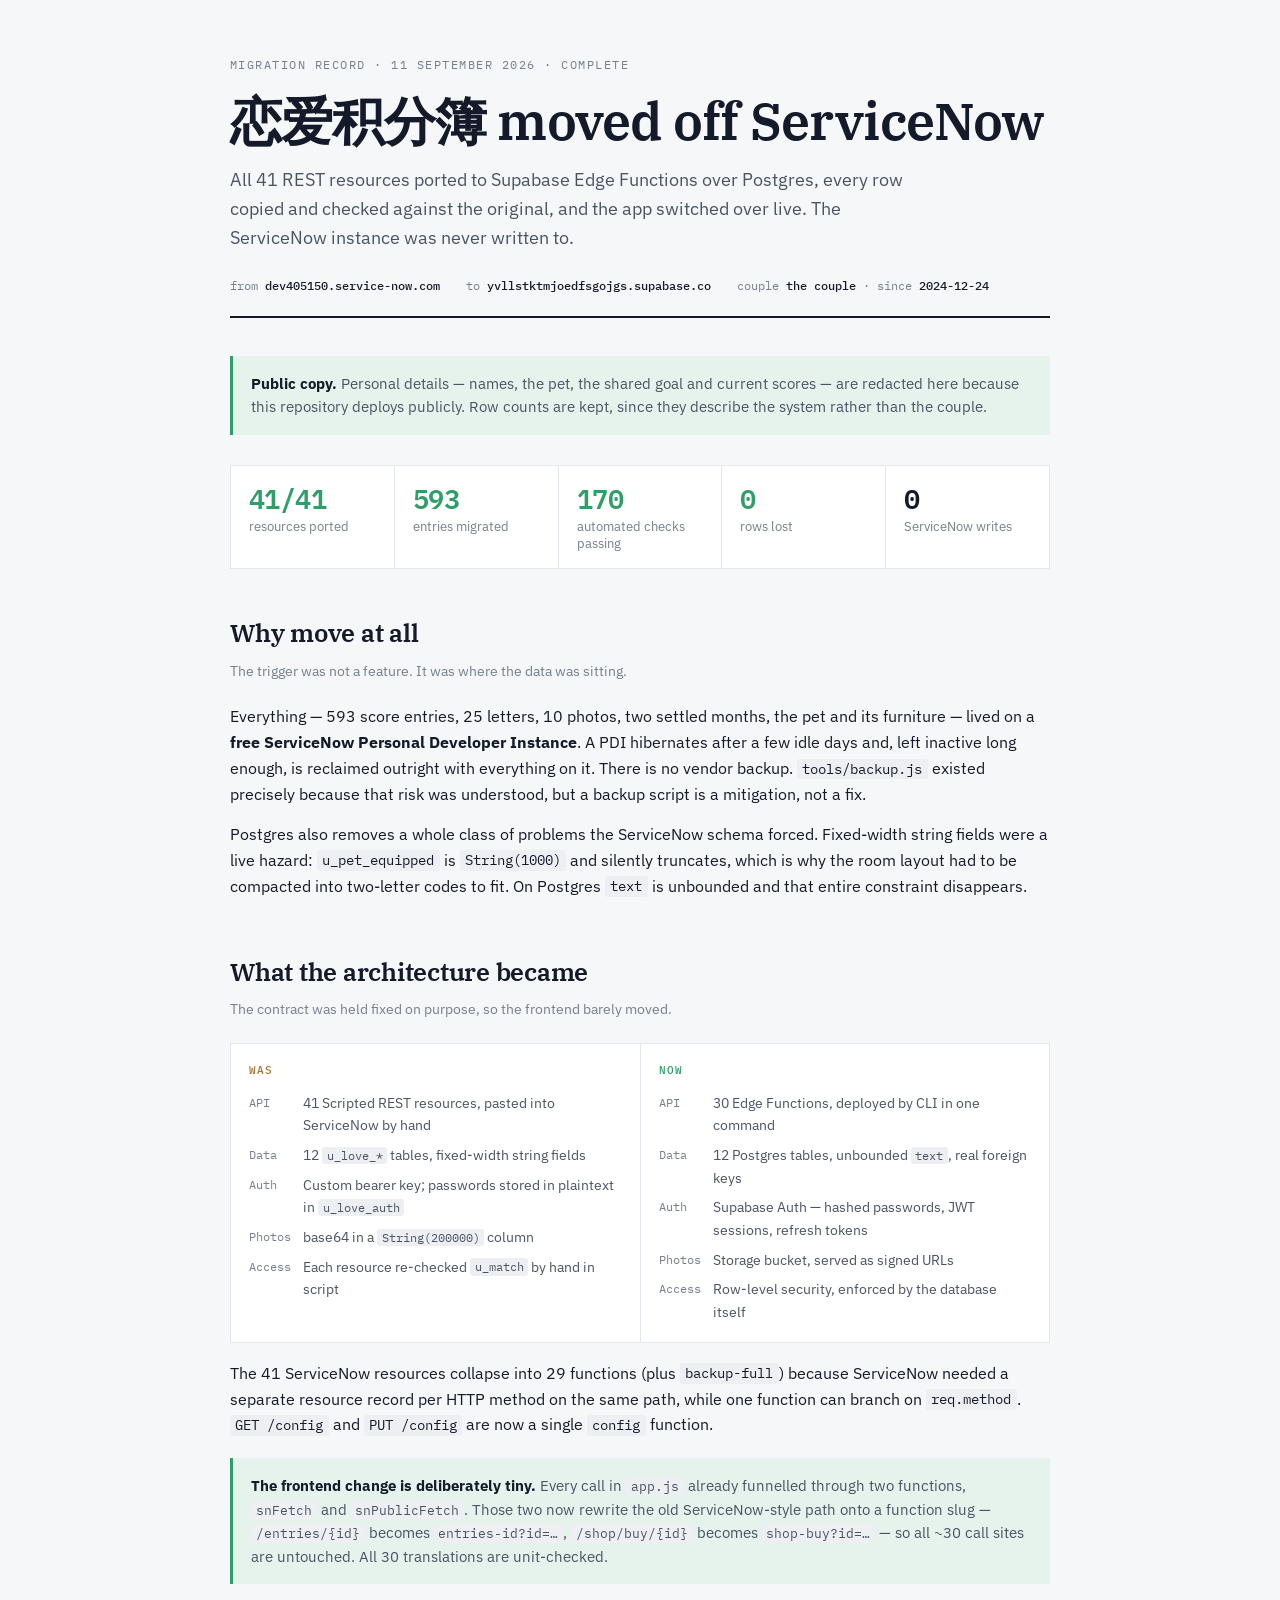
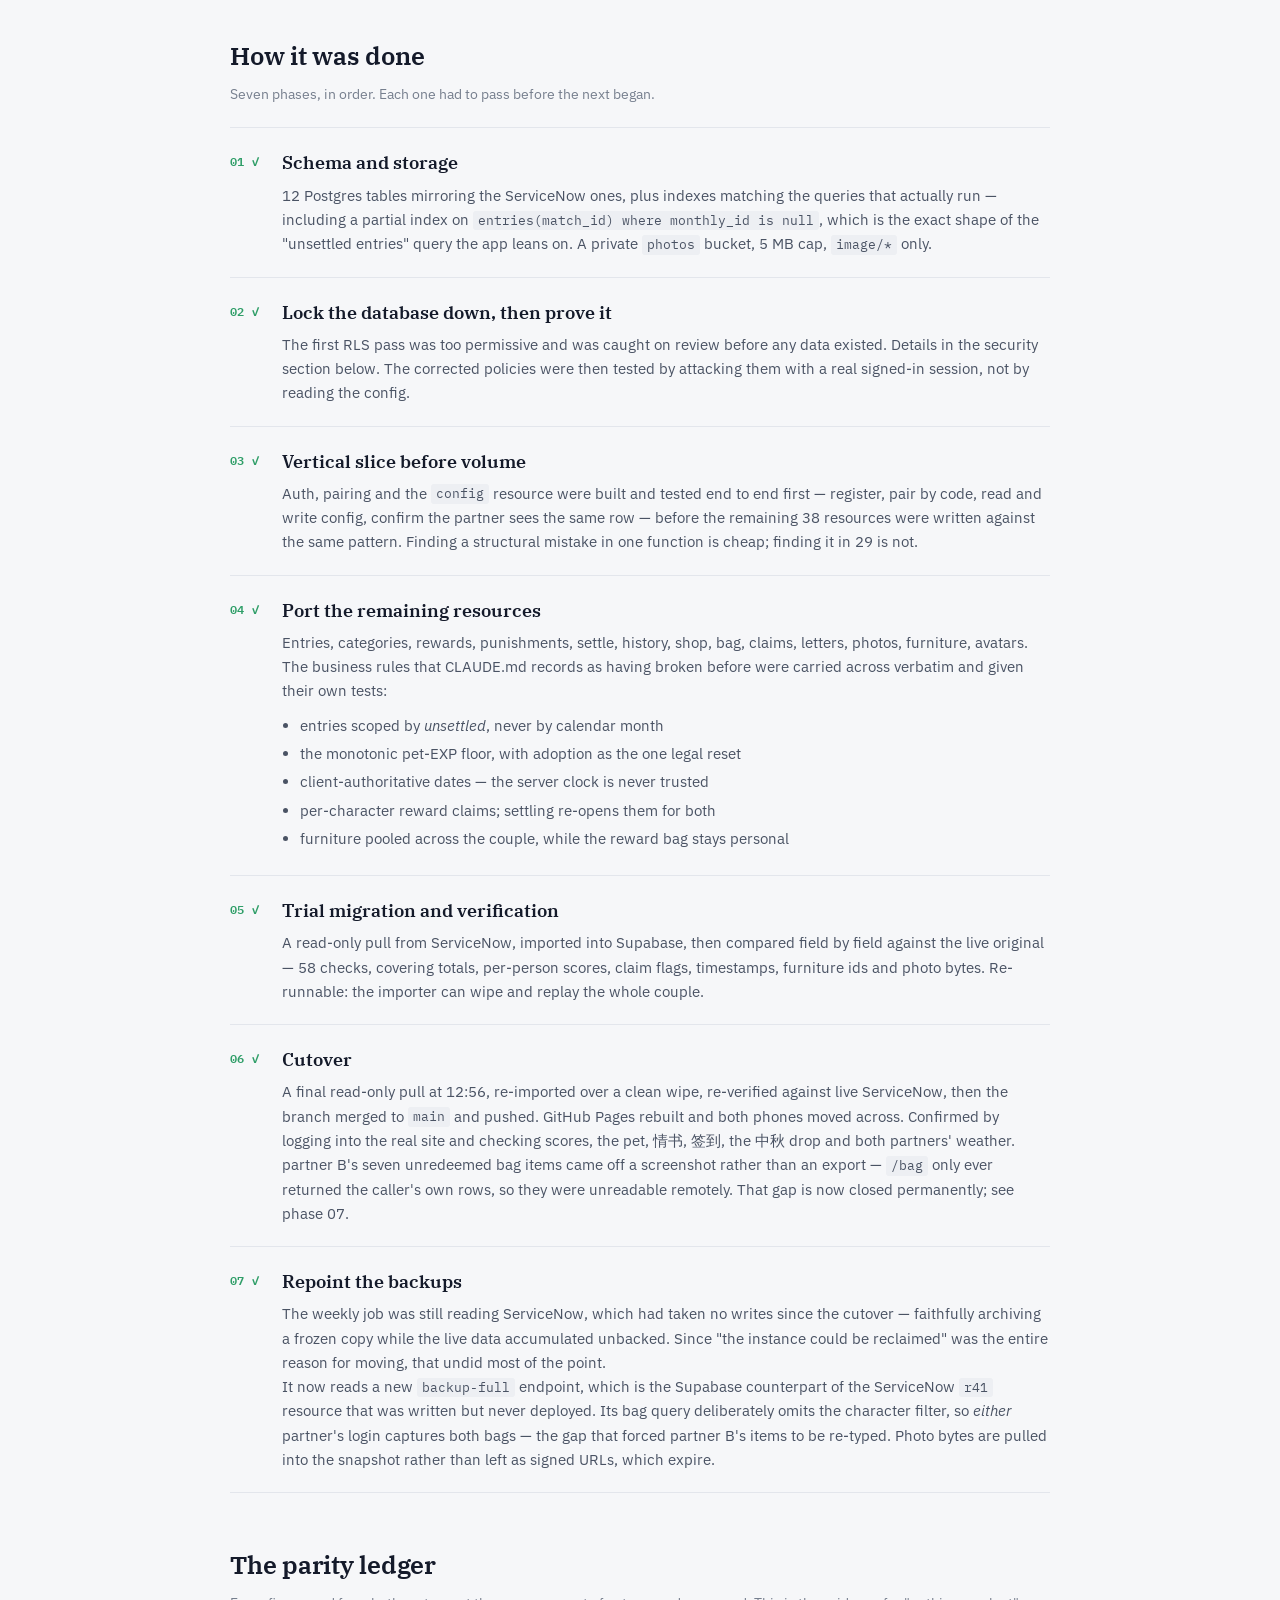
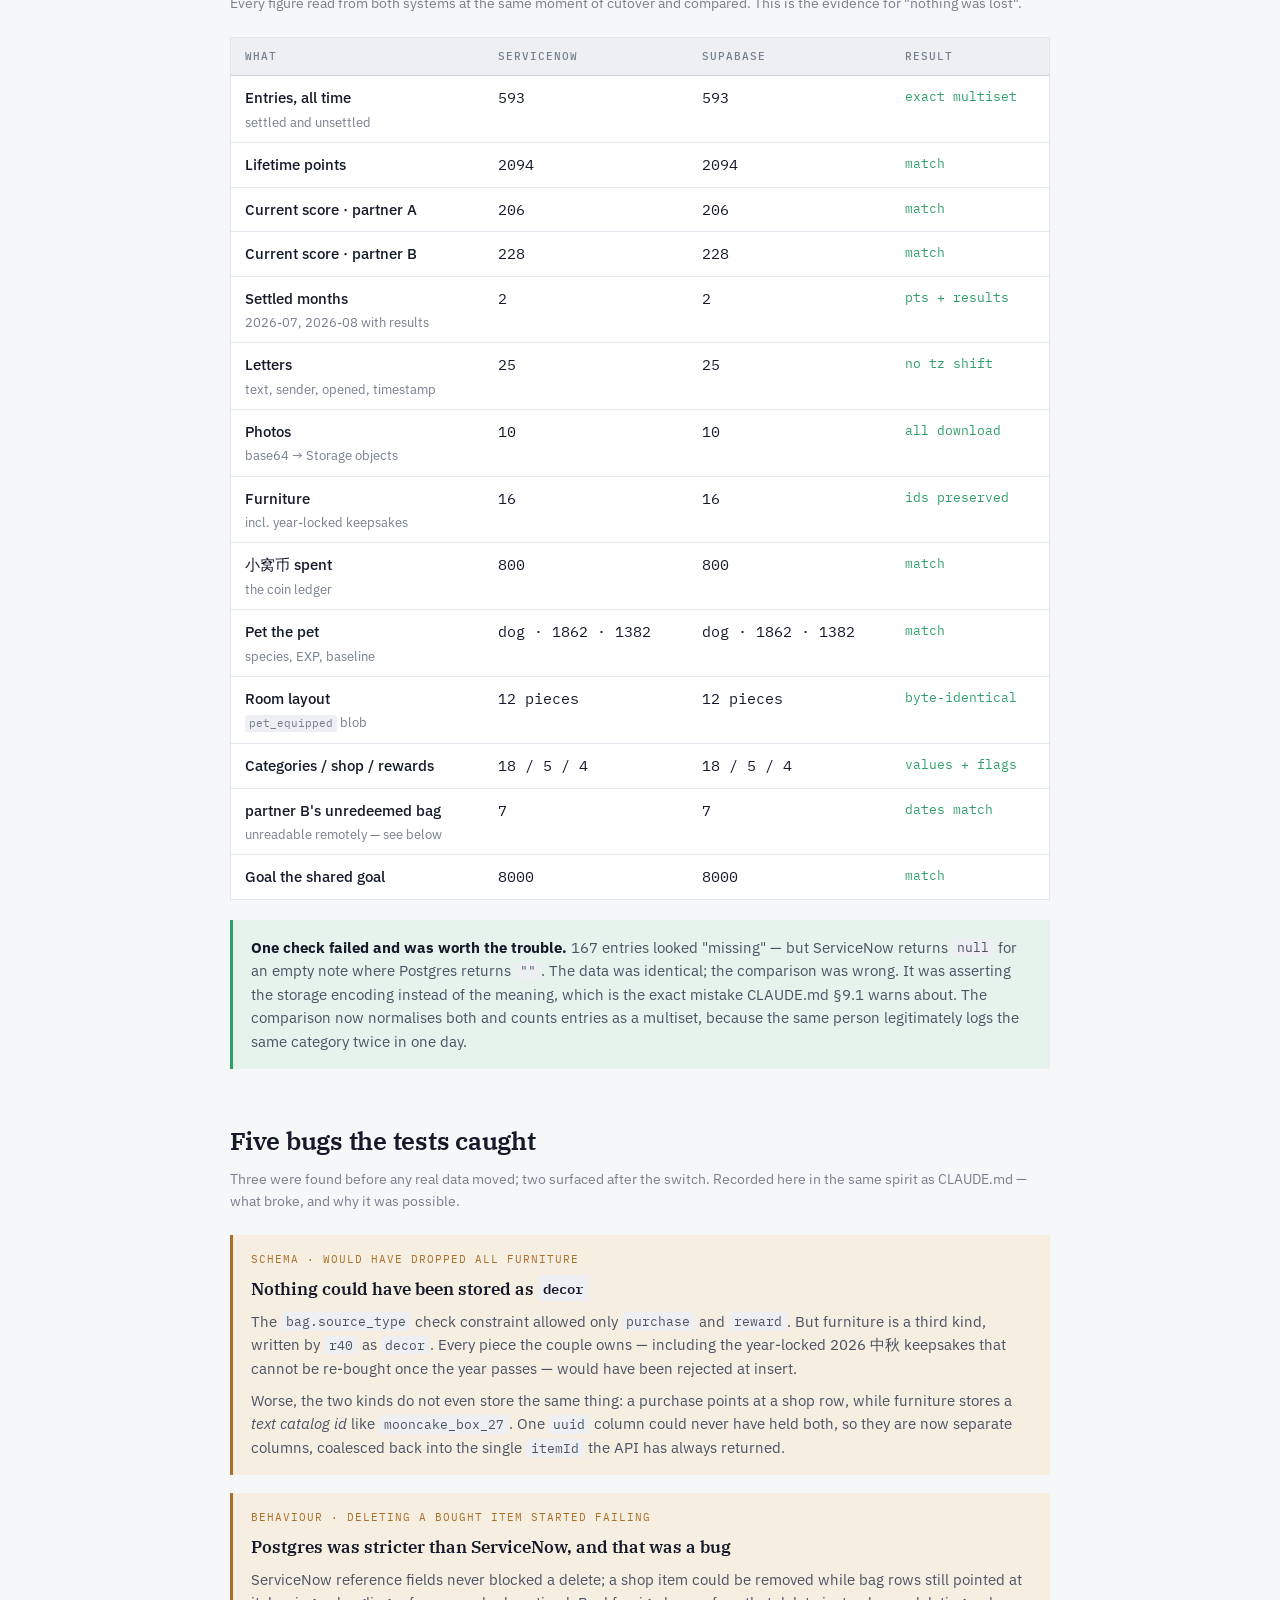
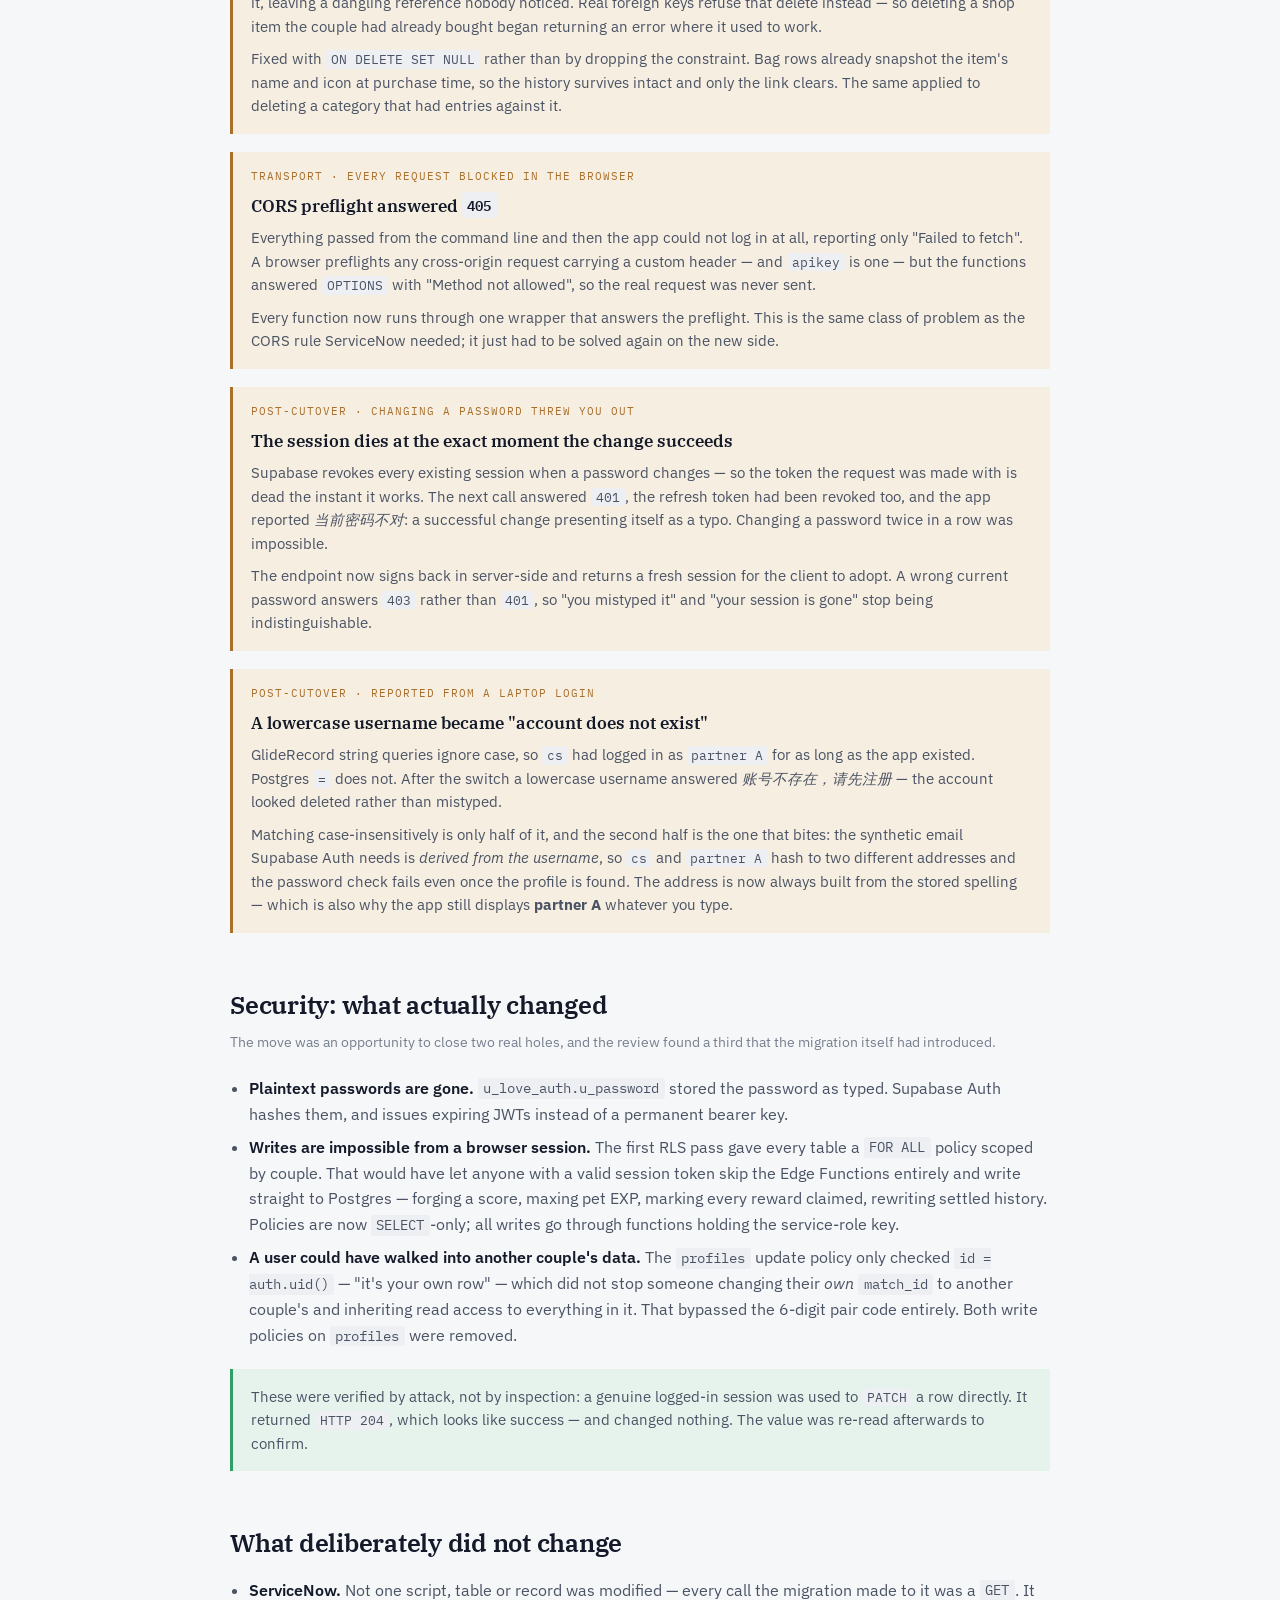
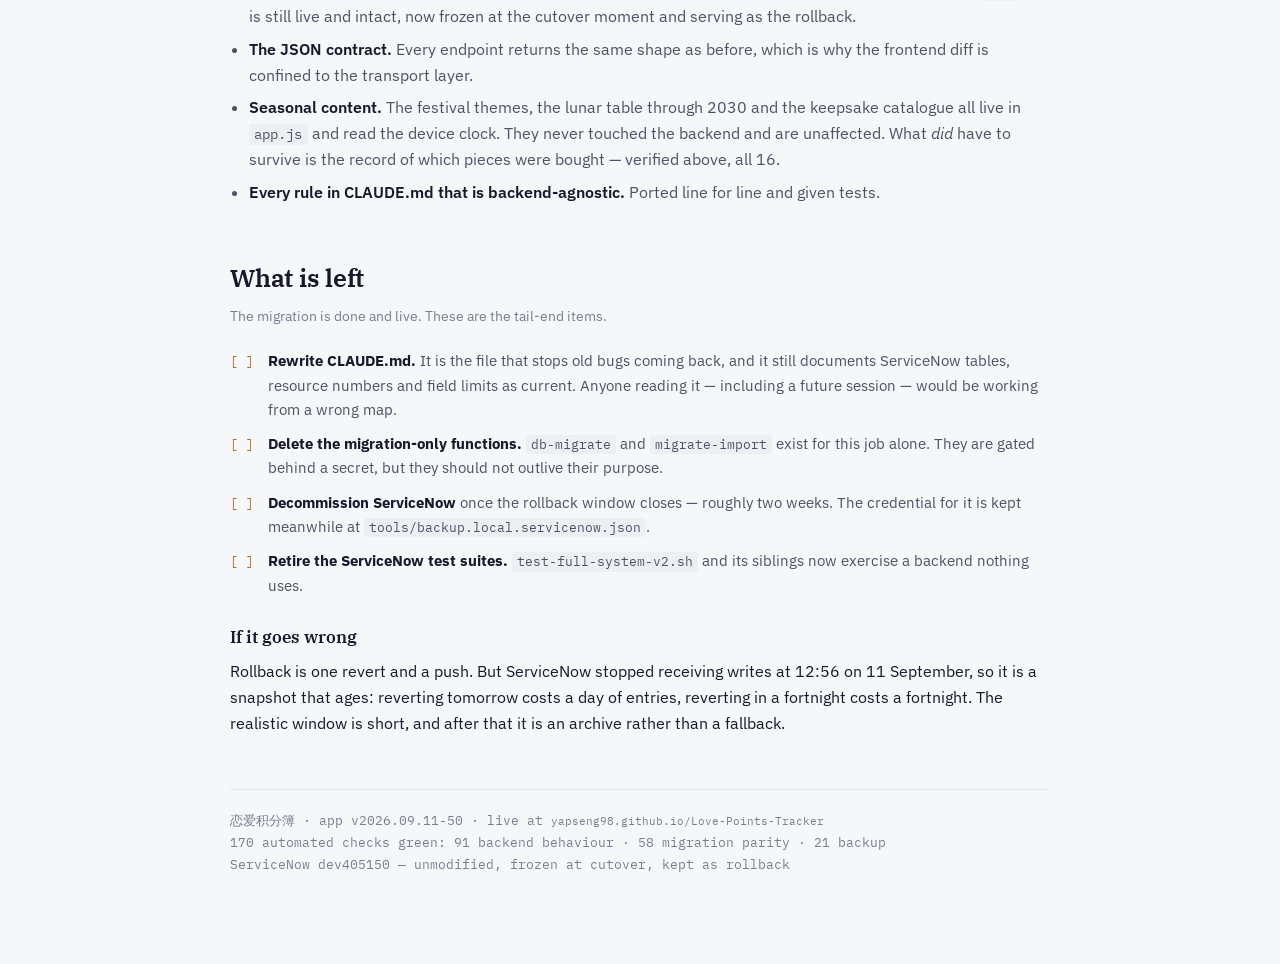
<file: docs/MIGRATION-RECORD.html>
<!doctype html>
<html lang="en">
<head>
<meta charset="utf-8">
<meta name="viewport" content="width=device-width,initial-scale=1">
<title>恋爱积分簿 Migration Record</title>
<link rel="stylesheet" href="https://fonts.googleapis.com/css2?family=IBM+Plex+Mono:wght@400;500;600&family=IBM+Plex+Sans:wght@400;500;600&family=IBM+Plex+Serif:wght@400;600&display=swap">
<style>
  :root{
    --ground:#F6F7F9;
    --surface:#FFFFFF;
    --surface-sunk:#EDEFF3;
    --ink:#141A2A;
    --ink-soft:#4A5364;
    --ink-faint:#767F8E;
    --rule:#E3E6EC;
    --rule-strong:#CBD1DB;
    --new:#2F9E68;
    --new-soft:#E6F3EC;
    --old:#A9702C;
    --old-soft:#F6EEE1;
    --alert:#B03A3A;
    --serif:"IBM Plex Serif",Georgia,serif;
    --sans:"IBM Plex Sans",system-ui,-apple-system,sans-serif;
    --mono:"IBM Plex Mono",ui-monospace,SFMono-Regular,Menlo,monospace;
  }
  @media (prefers-color-scheme:dark){
    :root:not([data-theme="light"]){
      --ground:#0F131C;--surface:#161B27;--surface-sunk:#1D2331;
      --ink:#E9ECF2;--ink-soft:#A8B1C0;--ink-faint:#7B8494;
      --rule:#252C3A;--rule-strong:#333C4D;
      --new:#54C88C;--new-soft:#16301F;
      --old:#D4A05C;--old-soft:#2C2317;
      --alert:#E07B7B;
    }
  }
  :root[data-theme="dark"]{
    --ground:#0F131C;--surface:#161B27;--surface-sunk:#1D2331;
    --ink:#E9ECF2;--ink-soft:#A8B1C0;--ink-faint:#7B8494;
    --rule:#252C3A;--rule-strong:#333C4D;
    --new:#54C88C;--new-soft:#16301F;
    --old:#D4A05C;--old-soft:#2C2317;
    --alert:#E07B7B;
  }

  *{box-sizing:border-box}
  body{
    background:var(--ground);color:var(--ink);
    font-family:var(--sans);font-size:16px;line-height:1.62;
    margin:0;padding-block:0;
    -webkit-font-smoothing:antialiased;
  }
  .wrap{max-width:860px;margin-inline:auto;padding-inline:20px;padding-block:0 88px}
  h1,h2,h3{font-family:var(--serif);text-wrap:balance;margin:0}
  p{margin:0}
  code,.m{font-family:var(--mono);font-size:.87em;font-variant-ligatures:none}
  code{background:var(--surface-sunk);padding:.1em .38em;border-radius:3px}
  a{color:var(--new)}

  /* ── masthead ── */
  header{border-bottom:2px solid var(--ink);padding-block:56px 20px;margin-bottom:38px}
  .eyebrow{font-family:var(--mono);font-size:11.5px;letter-spacing:.13em;text-transform:uppercase;color:var(--ink-faint);margin-bottom:18px}
  h1{font-size:clamp(34px,6vw,52px);line-height:1.08;font-weight:600;letter-spacing:-.015em}
  .standfirst{margin-top:16px;font-size:18px;color:var(--ink-soft);max-width:62ch}
  .meta{display:flex;flex-wrap:wrap;gap:8px 26px;margin-top:24px;font-family:var(--mono);font-size:12px;color:var(--ink-faint)}
  .meta b{color:var(--ink);font-weight:500}

  /* ── headline figures ── */
  .figures{display:grid;grid-template-columns:repeat(auto-fit,minmax(140px,1fr));gap:1px;background:var(--rule);border:1px solid var(--rule);margin-bottom:44px}
  .fig{background:var(--surface);padding:18px 18px 16px}
  .fig .n{font-family:var(--mono);font-size:27px;font-weight:600;letter-spacing:-.02em;font-variant-numeric:tabular-nums;line-height:1.1}
  .fig .l{font-size:12.5px;color:var(--ink-faint);margin-top:5px;line-height:1.35}
  .fig.ok .n{color:var(--new)}

  section{margin-bottom:52px}
  h2{font-size:25px;font-weight:600;letter-spacing:-.01em;margin-bottom:6px}
  .sec-note{color:var(--ink-faint);font-size:14px;margin-bottom:22px}
  section > p + p{margin-top:14px}
  h3{font-size:17px;font-weight:600;margin:26px 0 8px}

  /* ── phases: a real ordered sequence ── */
  .phase{display:grid;grid-template-columns:auto 1fr;gap:0 22px;padding-block:20px;border-top:1px solid var(--rule)}
  .phase:last-child{border-bottom:1px solid var(--rule)}
  .pnum{font-family:var(--mono);font-size:12px;font-weight:600;color:var(--new);padding-top:4px;letter-spacing:.04em}
  .ptitle{font-family:var(--serif);font-size:18px;font-weight:600;margin-bottom:6px}
  .phase p{color:var(--ink-soft);font-size:15px}
  .phase ul{margin:10px 0 0;padding-left:18px;color:var(--ink-soft);font-size:15px}
  .phase li{margin-bottom:4px}
  .phase.done .pnum::after{content:" ✓";color:var(--new)}
  .phase.pending .pnum{color:var(--old)}

  /* ── the parity ledger: spine of the document ── */
  .ledger-wrap{overflow-x:auto;border:1px solid var(--rule);background:var(--surface)}
  table{border-collapse:collapse;width:100%;min-width:560px}
  th,td{text-align:left;padding:10px 14px;border-bottom:1px solid var(--rule);font-size:14.5px;vertical-align:top}
  thead th{font-family:var(--mono);font-size:11px;letter-spacing:.09em;text-transform:uppercase;color:var(--ink-faint);font-weight:500;background:var(--surface-sunk);border-bottom:1px solid var(--rule-strong)}
  tbody tr:last-child td{border-bottom:none}
  td.num{font-family:var(--mono);font-variant-numeric:tabular-nums;white-space:nowrap}
  .match{color:var(--new);font-family:var(--mono);font-size:12.5px;white-space:nowrap}
  .field{font-weight:500}
  .sub{display:block;color:var(--ink-faint);font-size:12.5px;font-weight:400;margin-top:2px}

  /* ── before/after ── */
  .ba{display:grid;grid-template-columns:1fr 1fr;gap:1px;background:var(--rule);border:1px solid var(--rule)}
  .ba > div{background:var(--surface);padding:18px}
  .ba h4{margin:0 0 12px;font-family:var(--mono);font-size:11px;letter-spacing:.1em;text-transform:uppercase;font-weight:500}
  .ba .was h4{color:var(--old)}
  .ba .now h4{color:var(--new)}
  .ba dl{margin:0;display:grid;grid-template-columns:auto 1fr;gap:7px 12px;font-size:14px}
  .ba dt{color:var(--ink-faint);font-family:var(--mono);font-size:11.5px;padding-top:2px}
  .ba dd{margin:0;color:var(--ink-soft)}

  /* ── bug notes: the house style is to record why ── */
  .bug{border-left:3px solid var(--old);background:var(--old-soft);padding:16px 18px;margin-top:18px}
  .bug .cap{font-family:var(--mono);font-size:11px;letter-spacing:.09em;text-transform:uppercase;color:var(--old);margin-bottom:7px}
  .bug .what{font-weight:600;margin-bottom:7px;font-family:var(--serif);font-size:16.5px}
  .bug p{font-size:14.5px;color:var(--ink-soft)}
  .bug p + p{margin-top:9px}

  .note{border-left:3px solid var(--new);background:var(--new-soft);padding:16px 18px;margin-top:20px;font-size:14.5px;color:var(--ink-soft)}
  .note strong{color:var(--ink)}

  ul.plain{margin:14px 0 0;padding-left:19px;color:var(--ink-soft)}
  ul.plain li{margin-bottom:7px}
  ul.plain li strong{color:var(--ink);font-weight:600}

  .todo{display:grid;grid-template-columns:auto 1fr;gap:10px 14px;align-items:baseline;margin-top:16px}
  .todo .box{font-family:var(--mono);font-size:13px;color:var(--old)}
  .todo .txt{color:var(--ink-soft);font-size:15px}
  .todo .txt strong{color:var(--ink)}

  footer{border-top:1px solid var(--rule);padding-top:20px;color:var(--ink-faint);font-size:13px;font-family:var(--mono);line-height:1.7}

  @media (max-width:620px){
    .ba{grid-template-columns:1fr}
    .phase{grid-template-columns:1fr;gap:4px}
    .pnum{padding-top:0}
    header{padding-block:36px 18px}
  }
</style>
</head>
<body>
<div class="wrap">

<header>
  <div class="eyebrow">Migration record · 11 September 2026 · complete</div>
  <h1>恋爱积分簿 moved off ServiceNow</h1>
  <p class="standfirst">All 41 REST resources ported to Supabase Edge Functions over Postgres, every row copied and checked against the original, and the app switched over live. The ServiceNow instance was never written to.</p>
  <div class="meta">
    <span>from <b>dev405150.service-now.com</b></span>
    <span>to <b>yvllstktmjoedfsgojgs.supabase.co</b></span>
    <span>couple <b>the couple</b> · since <b>2024-12-24</b></span>
  </div>
</header>
<div class="note" style="margin-bottom:30px"><strong>Public copy.</strong> Personal details — names, the pet, the shared goal and current scores — are redacted here because this repository deploys publicly. Row counts are kept, since they describe the system rather than the couple.</div>

<div class="figures">
  <div class="fig ok"><div class="n">41/41</div><div class="l">resources ported</div></div>
  <div class="fig ok"><div class="n">593</div><div class="l">entries migrated</div></div>
  <div class="fig ok"><div class="n">170</div><div class="l">automated checks passing</div></div>
  <div class="fig ok"><div class="n">0</div><div class="l">rows lost</div></div>
  <div class="fig"><div class="n">0</div><div class="l">ServiceNow writes</div></div>
</div>

<section>
  <h2>Why move at all</h2>
  <p class="sec-note">The trigger was not a feature. It was where the data was sitting.</p>
  <p>Everything — 593 score entries, 25 letters, 10 photos, two settled months, the pet and its furniture — lived on a <strong>free ServiceNow Personal Developer Instance</strong>. A PDI hibernates after a few idle days and, left inactive long enough, is reclaimed outright with everything on it. There is no vendor backup. <code>tools/backup.js</code> existed precisely because that risk was understood, but a backup script is a mitigation, not a fix.</p>
  <p>Postgres also removes a whole class of problems the ServiceNow schema forced. Fixed-width string fields were a live hazard: <code>u_pet_equipped</code> is <code>String(1000)</code> and silently truncates, which is why the room layout had to be compacted into two-letter codes to fit. On Postgres <code>text</code> is unbounded and that entire constraint disappears.</p>
</section>

<section>
  <h2>What the architecture became</h2>
  <p class="sec-note">The contract was held fixed on purpose, so the frontend barely moved.</p>
  <div class="ba">
    <div class="was">
      <h4>Was</h4>
      <dl>
        <dt>API</dt><dd>41 Scripted REST resources, pasted into ServiceNow by hand</dd>
        <dt>Data</dt><dd>12 <code>u_love_*</code> tables, fixed-width string fields</dd>
        <dt>Auth</dt><dd>Custom bearer key; passwords stored in plaintext in <code>u_love_auth</code></dd>
        <dt>Photos</dt><dd>base64 in a <code>String(200000)</code> column</dd>
        <dt>Access</dt><dd>Each resource re-checked <code>u_match</code> by hand in script</dd>
      </dl>
    </div>
    <div class="now">
      <h4>Now</h4>
      <dl>
        <dt>API</dt><dd>30 Edge Functions, deployed by CLI in one command</dd>
        <dt>Data</dt><dd>12 Postgres tables, unbounded <code>text</code>, real foreign keys</dd>
        <dt>Auth</dt><dd>Supabase Auth — hashed passwords, JWT sessions, refresh tokens</dd>
        <dt>Photos</dt><dd>Storage bucket, served as signed URLs</dd>
        <dt>Access</dt><dd>Row-level security, enforced by the database itself</dd>
      </dl>
    </div>
  </div>
  <p style="margin-top:18px">The 41 ServiceNow resources collapse into 29 functions (plus <code>backup-full</code>) because ServiceNow needed a separate resource record per HTTP method on the same path, while one function can branch on <code>req.method</code>. <code>GET /config</code> and <code>PUT /config</code> are now a single <code>config</code> function.</p>
  <div class="note"><strong>The frontend change is deliberately tiny.</strong> Every call in <code>app.js</code> already funnelled through two functions, <code>snFetch</code> and <code>snPublicFetch</code>. Those two now rewrite the old ServiceNow-style path onto a function slug — <code>/entries/{id}</code> becomes <code>entries-id?id=…</code>, <code>/shop/buy/{id}</code> becomes <code>shop-buy?id=…</code> — so all ~30 call sites are untouched. All 30 translations are unit-checked.</div>
</section>

<section>
  <h2>How it was done</h2>
  <p class="sec-note">Seven phases, in order. Each one had to pass before the next began.</p>

  <div class="phase done">
    <div class="pnum">01</div>
    <div>
      <div class="ptitle">Schema and storage</div>
      <p>12 Postgres tables mirroring the ServiceNow ones, plus indexes matching the queries that actually run — including a partial index on <code>entries(match_id) where monthly_id is null</code>, which is the exact shape of the "unsettled entries" query the app leans on. A private <code>photos</code> bucket, 5 MB cap, <code>image/*</code> only.</p>
    </div>
  </div>

  <div class="phase done">
    <div class="pnum">02</div>
    <div>
      <div class="ptitle">Lock the database down, then prove it</div>
      <p>The first RLS pass was too permissive and was caught on review before any data existed. Details in the security section below. The corrected policies were then tested by attacking them with a real signed-in session, not by reading the config.</p>
    </div>
  </div>

  <div class="phase done">
    <div class="pnum">03</div>
    <div>
      <div class="ptitle">Vertical slice before volume</div>
      <p>Auth, pairing and the <code>config</code> resource were built and tested end to end first — register, pair by code, read and write config, confirm the partner sees the same row — before the remaining 38 resources were written against the same pattern. Finding a structural mistake in one function is cheap; finding it in 29 is not.</p>
    </div>
  </div>

  <div class="phase done">
    <div class="pnum">04</div>
    <div>
      <div class="ptitle">Port the remaining resources</div>
      <p>Entries, categories, rewards, punishments, settle, history, shop, bag, claims, letters, photos, furniture, avatars. The business rules that CLAUDE.md records as having broken before were carried across verbatim and given their own tests:</p>
      <ul>
        <li>entries scoped by <em>unsettled</em>, never by calendar month</li>
        <li>the monotonic pet-EXP floor, with adoption as the one legal reset</li>
        <li>client-authoritative dates — the server clock is never trusted</li>
        <li>per-character reward claims; settling re-opens them for both</li>
        <li>furniture pooled across the couple, while the reward bag stays personal</li>
      </ul>
    </div>
  </div>

  <div class="phase done">
    <div class="pnum">05</div>
    <div>
      <div class="ptitle">Trial migration and verification</div>
      <p>A read-only pull from ServiceNow, imported into Supabase, then compared field by field against the live original — 58 checks, covering totals, per-person scores, claim flags, timestamps, furniture ids and photo bytes. Re-runnable: the importer can wipe and replay the whole couple.</p>
    </div>
  </div>

  <div class="phase done">
    <div class="pnum">06</div>
    <div>
      <div class="ptitle">Cutover</div>
      <p>A final read-only pull at 12:56, re-imported over a clean wipe, re-verified against live ServiceNow, then the branch merged to <code>main</code> and pushed. GitHub Pages rebuilt and both phones moved across. Confirmed by logging into the real site and checking scores, the pet, 情书, 签到, the 中秋 drop and both partners' weather.</p>
      <p>partner B's seven unredeemed bag items came off a screenshot rather than an export — <code>/bag</code> only ever returned the caller's own rows, so they were unreadable remotely. That gap is now closed permanently; see phase 07.</p>
    </div>
  </div>

  <div class="phase done">
    <div class="pnum">07</div>
    <div>
      <div class="ptitle">Repoint the backups</div>
      <p>The weekly job was still reading ServiceNow, which had taken no writes since the cutover — faithfully archiving a frozen copy while the live data accumulated unbacked. Since "the instance could be reclaimed" was the entire reason for moving, that undid most of the point.</p>
      <p>It now reads a new <code>backup-full</code> endpoint, which is the Supabase counterpart of the ServiceNow <code>r41</code> resource that was written but never deployed. Its bag query deliberately omits the character filter, so <em>either</em> partner's login captures both bags — the gap that forced partner B's items to be re-typed. Photo bytes are pulled into the snapshot rather than left as signed URLs, which expire.</p>
    </div>
  </div>
</section>

<section>
  <h2>The parity ledger</h2>
  <p class="sec-note">Every figure read from both systems at the same moment of cutover and compared. This is the evidence for "nothing was lost".</p>
  <div class="ledger-wrap">
    <table>
      <thead>
        <tr><th>What</th><th>ServiceNow</th><th>Supabase</th><th>Result</th></tr>
      </thead>
      <tbody>
        <tr><td class="field">Entries, all time<span class="sub">settled and unsettled</span></td><td class="num">593</td><td class="num">593</td><td class="match">exact multiset</td></tr>
        <tr><td class="field">Lifetime points</td><td class="num">2094</td><td class="num">2094</td><td class="match">match</td></tr>
        <tr><td class="field">Current score · partner A</td><td class="num">206</td><td class="num">206</td><td class="match">match</td></tr>
        <tr><td class="field">Current score · partner B</td><td class="num">228</td><td class="num">228</td><td class="match">match</td></tr>
        <tr><td class="field">Settled months<span class="sub">2026-07, 2026-08 with results</span></td><td class="num">2</td><td class="num">2</td><td class="match">pts + results</td></tr>
        <tr><td class="field">Letters<span class="sub">text, sender, opened, timestamp</span></td><td class="num">25</td><td class="num">25</td><td class="match">no tz shift</td></tr>
        <tr><td class="field">Photos<span class="sub">base64 → Storage objects</span></td><td class="num">10</td><td class="num">10</td><td class="match">all download</td></tr>
        <tr><td class="field">Furniture<span class="sub">incl. year-locked keepsakes</span></td><td class="num">16</td><td class="num">16</td><td class="match">ids preserved</td></tr>
        <tr><td class="field">小窝币 spent<span class="sub">the coin ledger</span></td><td class="num">800</td><td class="num">800</td><td class="match">match</td></tr>
        <tr><td class="field">Pet the pet<span class="sub">species, EXP, baseline</span></td><td class="num">dog · 1862 · 1382</td><td class="num">dog · 1862 · 1382</td><td class="match">match</td></tr>
        <tr><td class="field">Room layout<span class="sub"><code>pet_equipped</code> blob</span></td><td class="num">12 pieces</td><td class="num">12 pieces</td><td class="match">byte-identical</td></tr>
        <tr><td class="field">Categories / shop / rewards</td><td class="num">18 / 5 / 4</td><td class="num">18 / 5 / 4</td><td class="match">values + flags</td></tr>
        <tr><td class="field">partner B's unredeemed bag<span class="sub">unreadable remotely — see below</span></td><td class="num">7</td><td class="num">7</td><td class="match">dates match</td></tr>
        <tr><td class="field">Goal the shared goal</td><td class="num">8000</td><td class="num">8000</td><td class="match">match</td></tr>
      </tbody>
    </table>
  </div>
  <div class="note"><strong>One check failed and was worth the trouble.</strong> 167 entries looked "missing" — but ServiceNow returns <code>null</code> for an empty note where Postgres returns <code>""</code>. The data was identical; the comparison was wrong. It was asserting the storage encoding instead of the meaning, which is the exact mistake CLAUDE.md §9.1 warns about. The comparison now normalises both and counts entries as a multiset, because the same person legitimately logs the same category twice in one day.</div>
</section>

<section>
  <h2>Five bugs the tests caught</h2>
  <p class="sec-note">Three were found before any real data moved; two surfaced after the switch. Recorded here in the same spirit as CLAUDE.md — what broke, and why it was possible.</p>

  <div class="bug">
    <div class="cap">Schema · would have dropped all furniture</div>
    <div class="what">Nothing could have been stored as <code>decor</code></div>
    <p>The <code>bag.source_type</code> check constraint allowed only <code>purchase</code> and <code>reward</code>. But furniture is a third kind, written by <code>r40</code> as <code>decor</code>. Every piece the couple owns — including the year-locked 2026 中秋 keepsakes that cannot be re-bought once the year passes — would have been rejected at insert.</p>
    <p>Worse, the two kinds do not even store the same thing: a purchase points at a shop row, while furniture stores a <em>text catalog id</em> like <code>mooncake_box_27</code>. One <code>uuid</code> column could never have held both, so they are now separate columns, coalesced back into the single <code>itemId</code> the API has always returned.</p>
  </div>

  <div class="bug">
    <div class="cap">Behaviour · deleting a bought item started failing</div>
    <div class="what">Postgres was stricter than ServiceNow, and that was a bug</div>
    <p>ServiceNow reference fields never blocked a delete; a shop item could be removed while bag rows still pointed at it, leaving a dangling reference nobody noticed. Real foreign keys refuse that delete instead — so deleting a shop item the couple had already bought began returning an error where it used to work.</p>
    <p>Fixed with <code>ON DELETE SET NULL</code> rather than by dropping the constraint. Bag rows already snapshot the item's name and icon at purchase time, so the history survives intact and only the link clears. The same applied to deleting a category that had entries against it.</p>
  </div>

  <div class="bug">
    <div class="cap">Transport · every request blocked in the browser</div>
    <div class="what">CORS preflight answered <code>405</code></div>
    <p>Everything passed from the command line and then the app could not log in at all, reporting only "Failed to fetch". A browser preflights any cross-origin request carrying a custom header — and <code>apikey</code> is one — but the functions answered <code>OPTIONS</code> with "Method not allowed", so the real request was never sent.</p>
    <p>Every function now runs through one wrapper that answers the preflight. This is the same class of problem as the CORS rule ServiceNow needed; it just had to be solved again on the new side.</p>
  </div>

  <div class="bug">
    <div class="cap">Post-cutover · changing a password threw you out</div>
    <div class="what">The session dies at the exact moment the change succeeds</div>
    <p>Supabase revokes every existing session when a password changes — so the token the request was made with is dead the instant it works. The next call answered <code>401</code>, the refresh token had been revoked too, and the app reported <em>当前密码不对</em>: a successful change presenting itself as a typo. Changing a password twice in a row was impossible.</p>
    <p>The endpoint now signs back in server-side and returns a fresh session for the client to adopt. A wrong current password answers <code>403</code> rather than <code>401</code>, so "you mistyped it" and "your session is gone" stop being indistinguishable.</p>
  </div>

  <div class="bug">
    <div class="cap">Post-cutover · reported from a laptop login</div>
    <div class="what">A lowercase username became "account does not exist"</div>
    <p>GlideRecord string queries ignore case, so <code>cs</code> had logged in as <code>partner A</code> for as long as the app existed. Postgres <code>=</code> does not. After the switch a lowercase username answered <em>账号不存在，请先注册</em> — the account looked deleted rather than mistyped.</p>
    <p>Matching case-insensitively is only half of it, and the second half is the one that bites: the synthetic email Supabase Auth needs is <em>derived from the username</em>, so <code>cs</code> and <code>partner A</code> hash to two different addresses and the password check fails even once the profile is found. The address is now always built from the stored spelling — which is also why the app still displays <b>partner A</b> whatever you type.</p>
  </div>
</section>

<section>
  <h2>Security: what actually changed</h2>
  <p class="sec-note">The move was an opportunity to close two real holes, and the review found a third that the migration itself had introduced.</p>
  <ul class="plain">
    <li><strong>Plaintext passwords are gone.</strong> <code>u_love_auth.u_password</code> stored the password as typed. Supabase Auth hashes them, and issues expiring JWTs instead of a permanent bearer key.</li>
    <li><strong>Writes are impossible from a browser session.</strong> The first RLS pass gave every table a <code>FOR ALL</code> policy scoped by couple. That would have let anyone with a valid session token skip the Edge Functions entirely and write straight to Postgres — forging a score, maxing pet EXP, marking every reward claimed, rewriting settled history. Policies are now <code>SELECT</code>-only; all writes go through functions holding the service-role key.</li>
    <li><strong>A user could have walked into another couple's data.</strong> The <code>profiles</code> update policy only checked <code>id = auth.uid()</code> — "it's your own row" — which did not stop someone changing their <em>own</em> <code>match_id</code> to another couple's and inheriting read access to everything in it. That bypassed the 6-digit pair code entirely. Both write policies on <code>profiles</code> were removed.</li>
  </ul>
  <div class="note">These were verified by attack, not by inspection: a genuine logged-in session was used to <code>PATCH</code> a row directly. It returned <code>HTTP 204</code>, which looks like success — and changed nothing. The value was re-read afterwards to confirm.</div>
</section>

<section>
  <h2>What deliberately did not change</h2>
  <ul class="plain">
    <li><strong>ServiceNow.</strong> Not one script, table or record was modified — every call the migration made to it was a <code>GET</code>. It is still live and intact, now frozen at the cutover moment and serving as the rollback.</li>
    <li><strong>The JSON contract.</strong> Every endpoint returns the same shape as before, which is why the frontend diff is confined to the transport layer.</li>
    <li><strong>Seasonal content.</strong> The festival themes, the lunar table through 2030 and the keepsake catalogue all live in <code>app.js</code> and read the device clock. They never touched the backend and are unaffected. What <em>did</em> have to survive is the record of which pieces were bought — verified above, all 16.</li>
    <li><strong>Every rule in CLAUDE.md that is backend-agnostic.</strong> Ported line for line and given tests.</li>
  </ul>
</section>

<section>
  <h2>What is left</h2>
  <p class="sec-note">The migration is done and live. These are the tail-end items.</p>
  <div class="todo">
    <div class="box">[ ]</div><div class="txt"><strong>Rewrite CLAUDE.md.</strong> It is the file that stops old bugs coming back, and it still documents ServiceNow tables, resource numbers and field limits as current. Anyone reading it — including a future session — would be working from a wrong map.</div>
    <div class="box">[ ]</div><div class="txt"><strong>Delete the migration-only functions.</strong> <code>db-migrate</code> and <code>migrate-import</code> exist for this job alone. They are gated behind a secret, but they should not outlive their purpose.</div>
    <div class="box">[ ]</div><div class="txt"><strong>Decommission ServiceNow</strong> once the rollback window closes — roughly two weeks. The credential for it is kept meanwhile at <code>tools/backup.local.servicenow.json</code>.</div>
    <div class="box">[ ]</div><div class="txt"><strong>Retire the ServiceNow test suites.</strong> <code>test-full-system-v2.sh</code> and its siblings now exercise a backend nothing uses.</div>
  </div>

  <h3>If it goes wrong</h3>
  <p>Rollback is one revert and a push. But ServiceNow stopped receiving writes at 12:56 on 11 September, so it is a snapshot that ages: reverting tomorrow costs a day of entries, reverting in a fortnight costs a fortnight. The realistic window is short, and after that it is an archive rather than a fallback.</p>
</section>

<footer>
  恋爱积分簿 · app v2026.09.11-50 · live at <span class="m">yapseng98.github.io/Love-Points-Tracker</span><br>
  170 automated checks green: 91 backend behaviour · 58 migration parity · 21 backup<br>
  ServiceNow dev405150 — unmodified, frozen at cutover, kept as rollback
</footer>

</div>
</body>
</html>
</file>
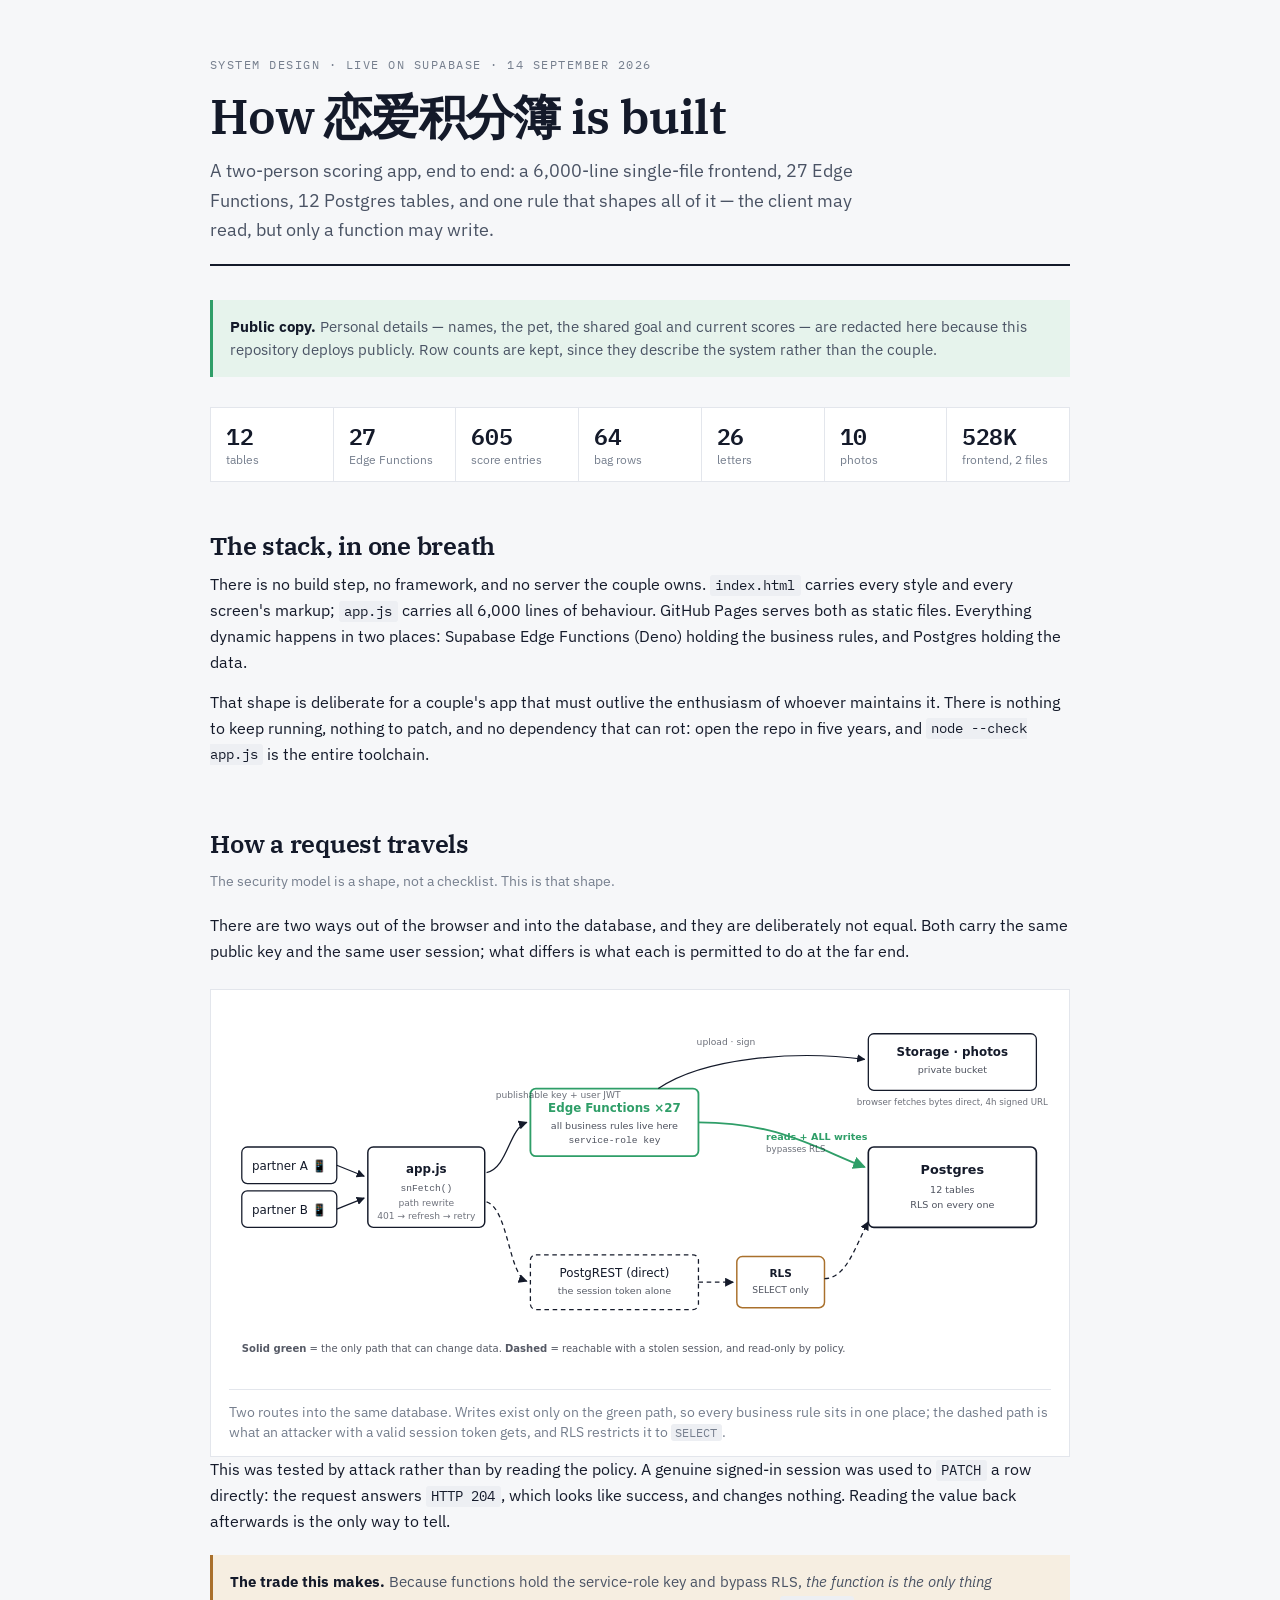
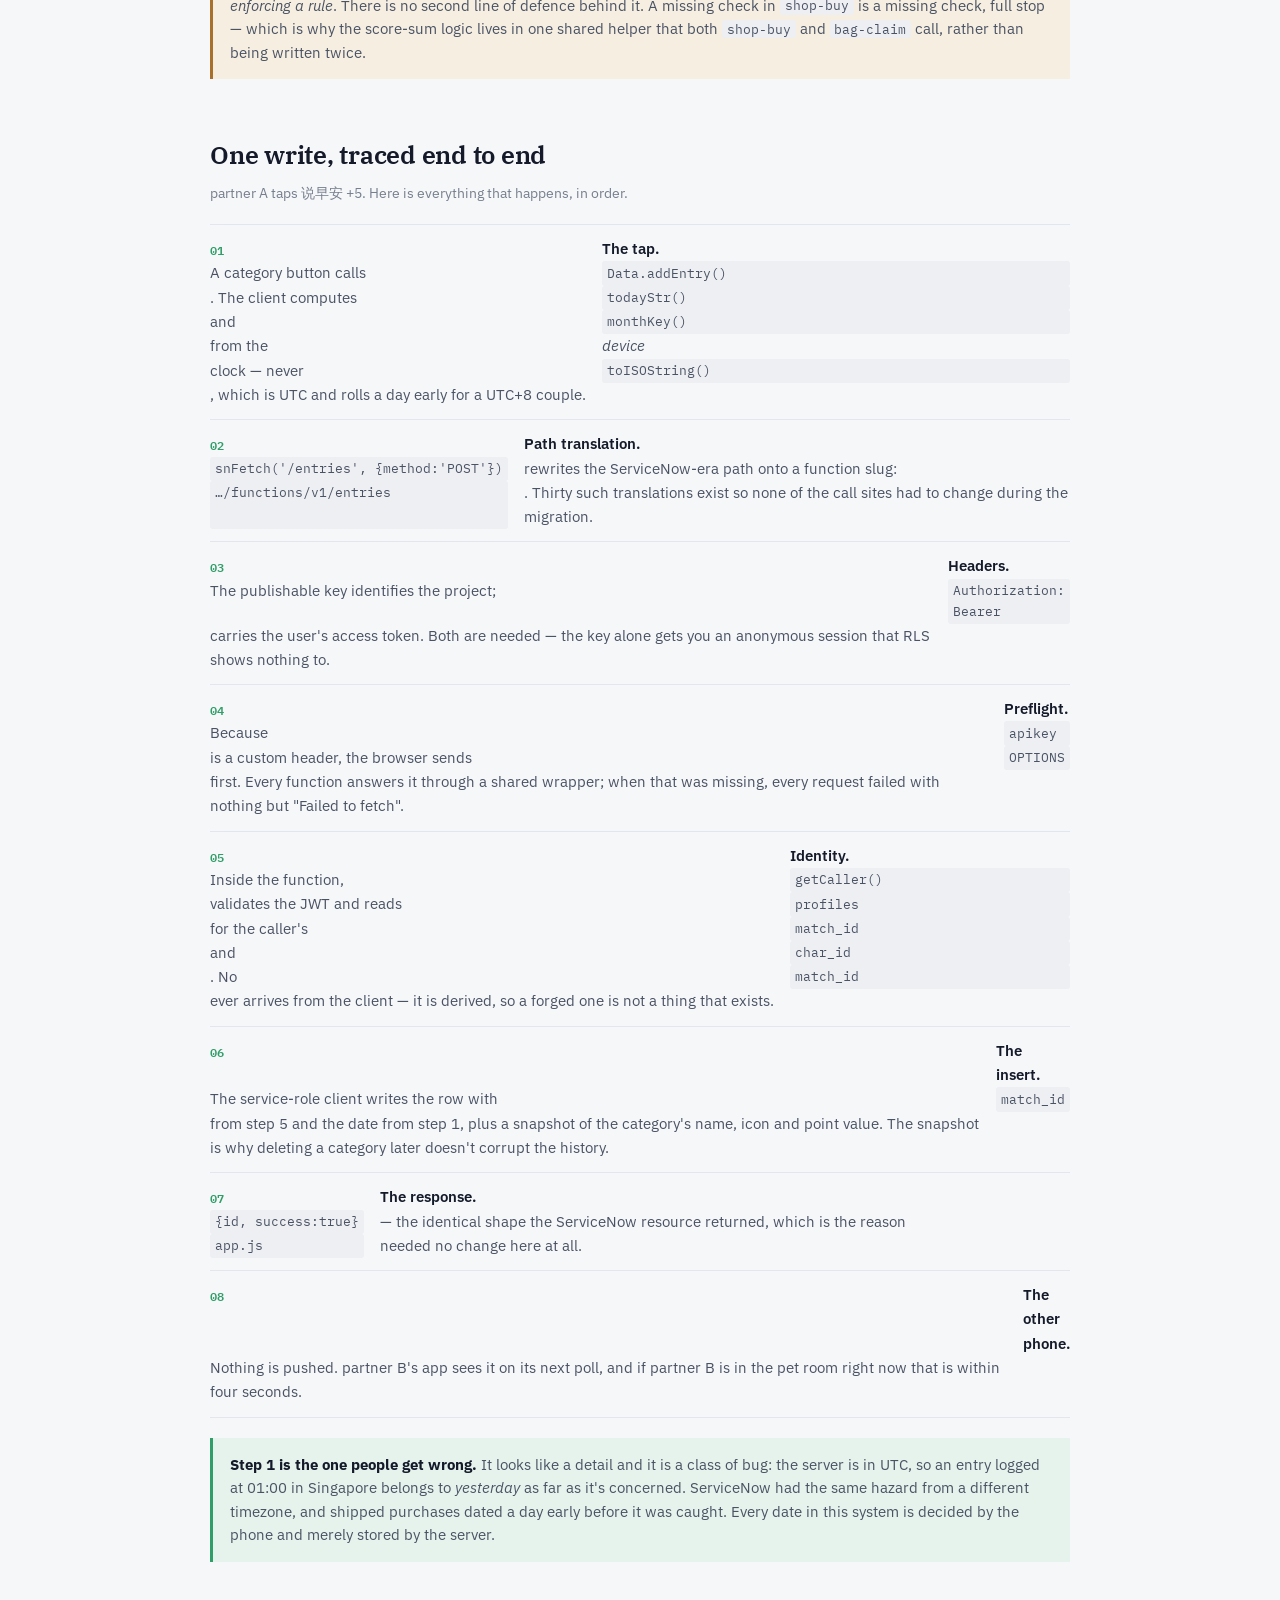
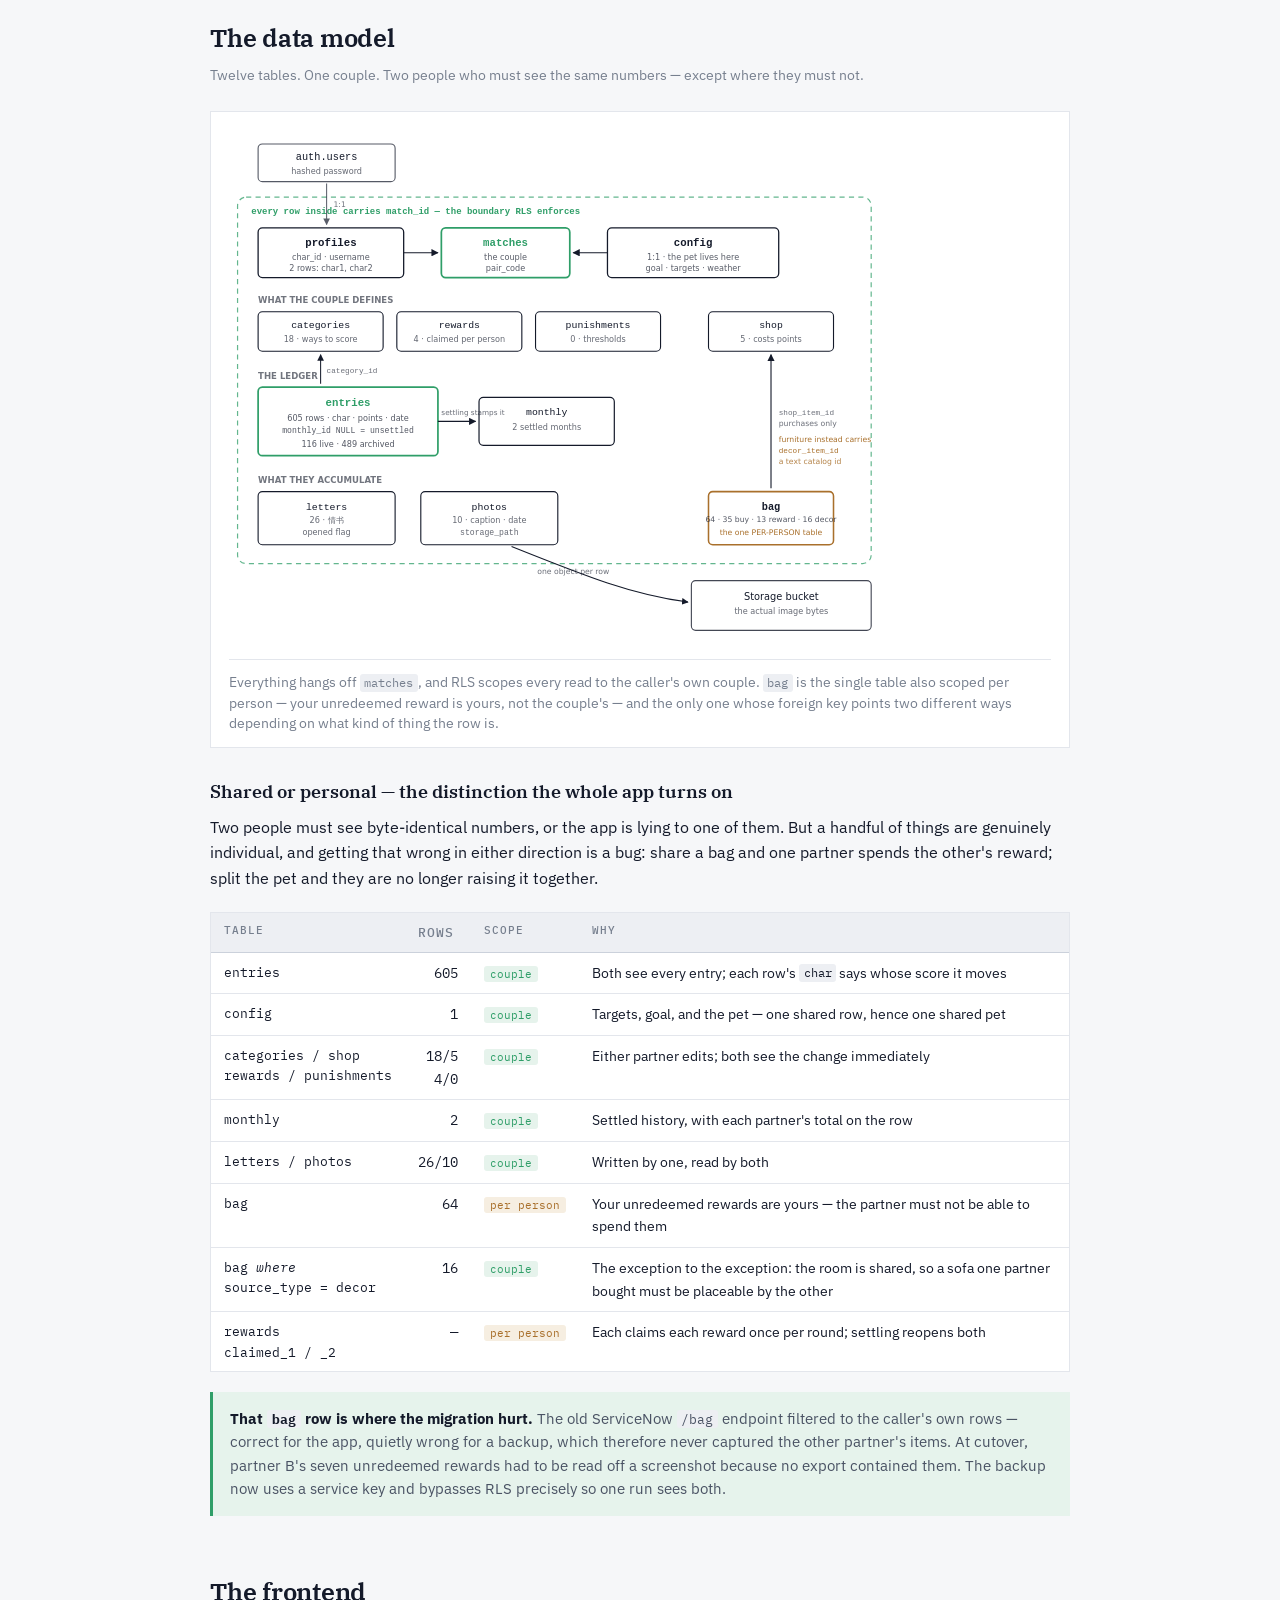
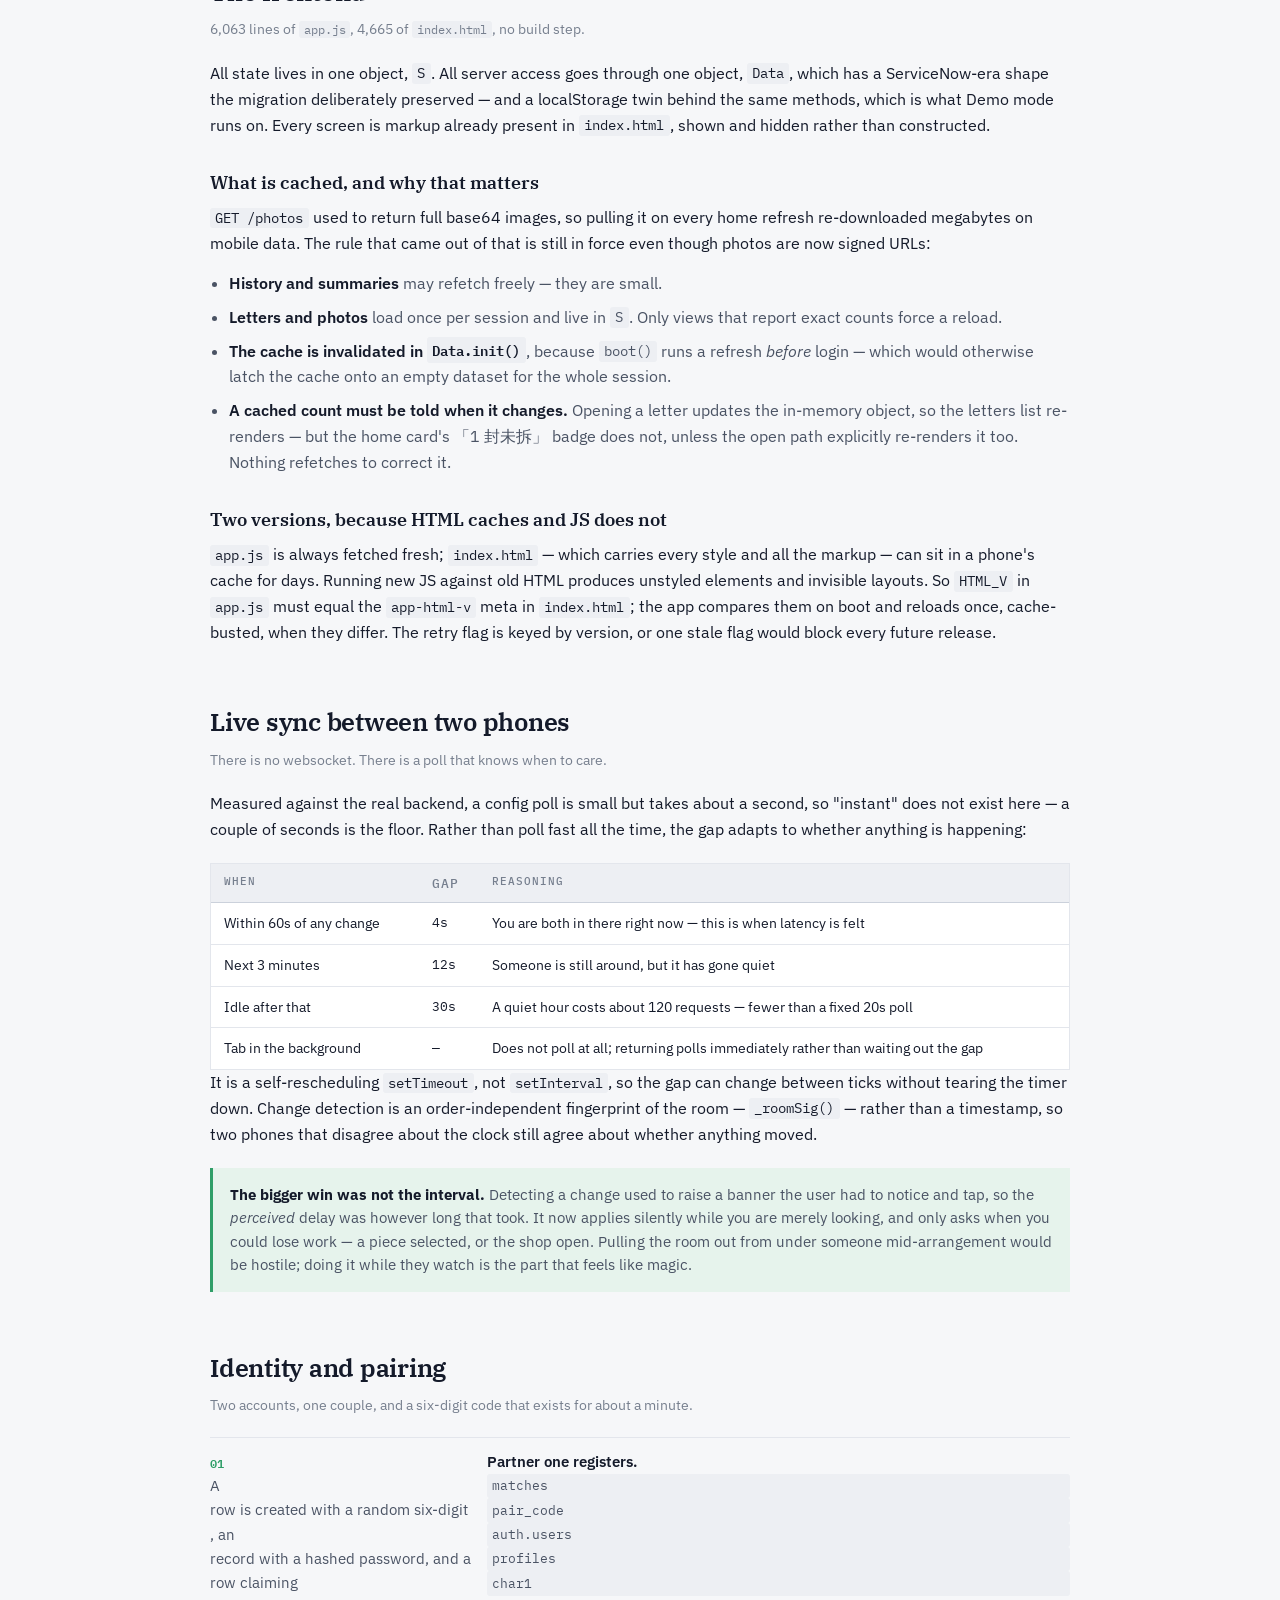
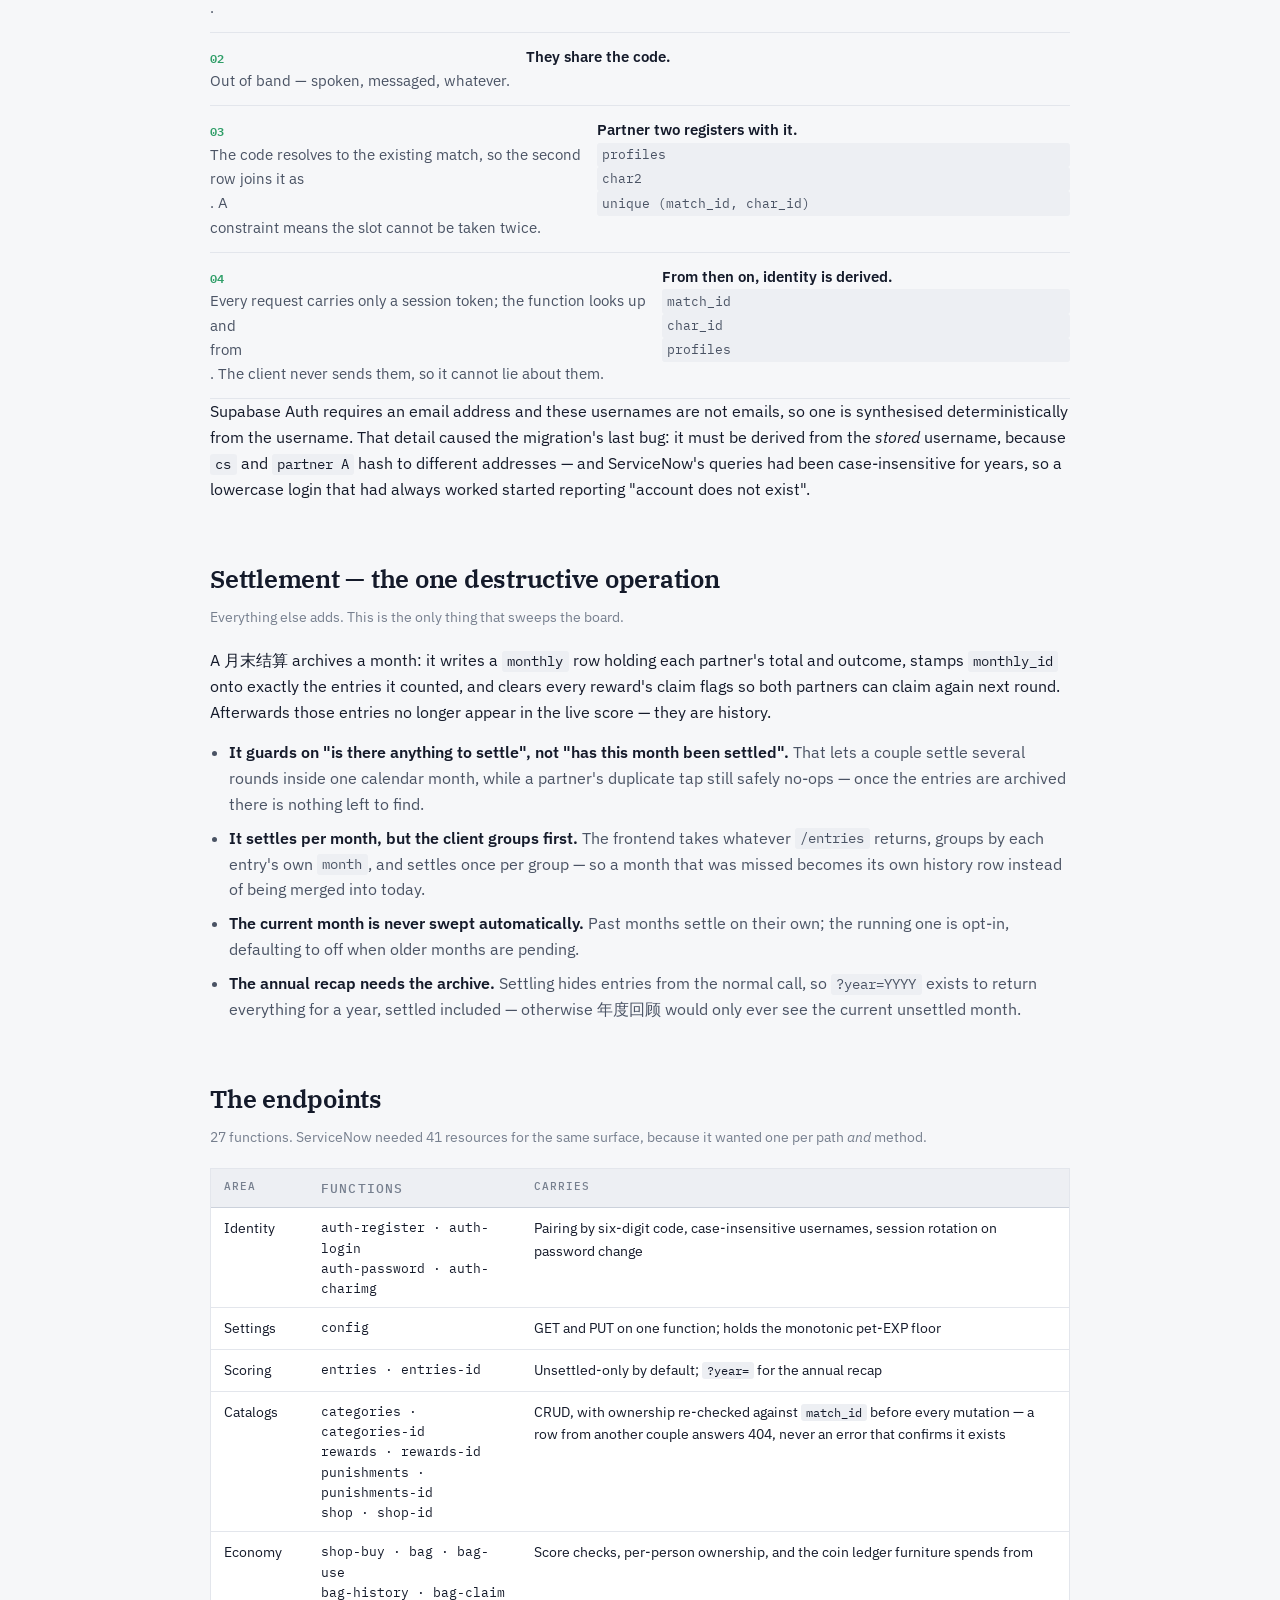
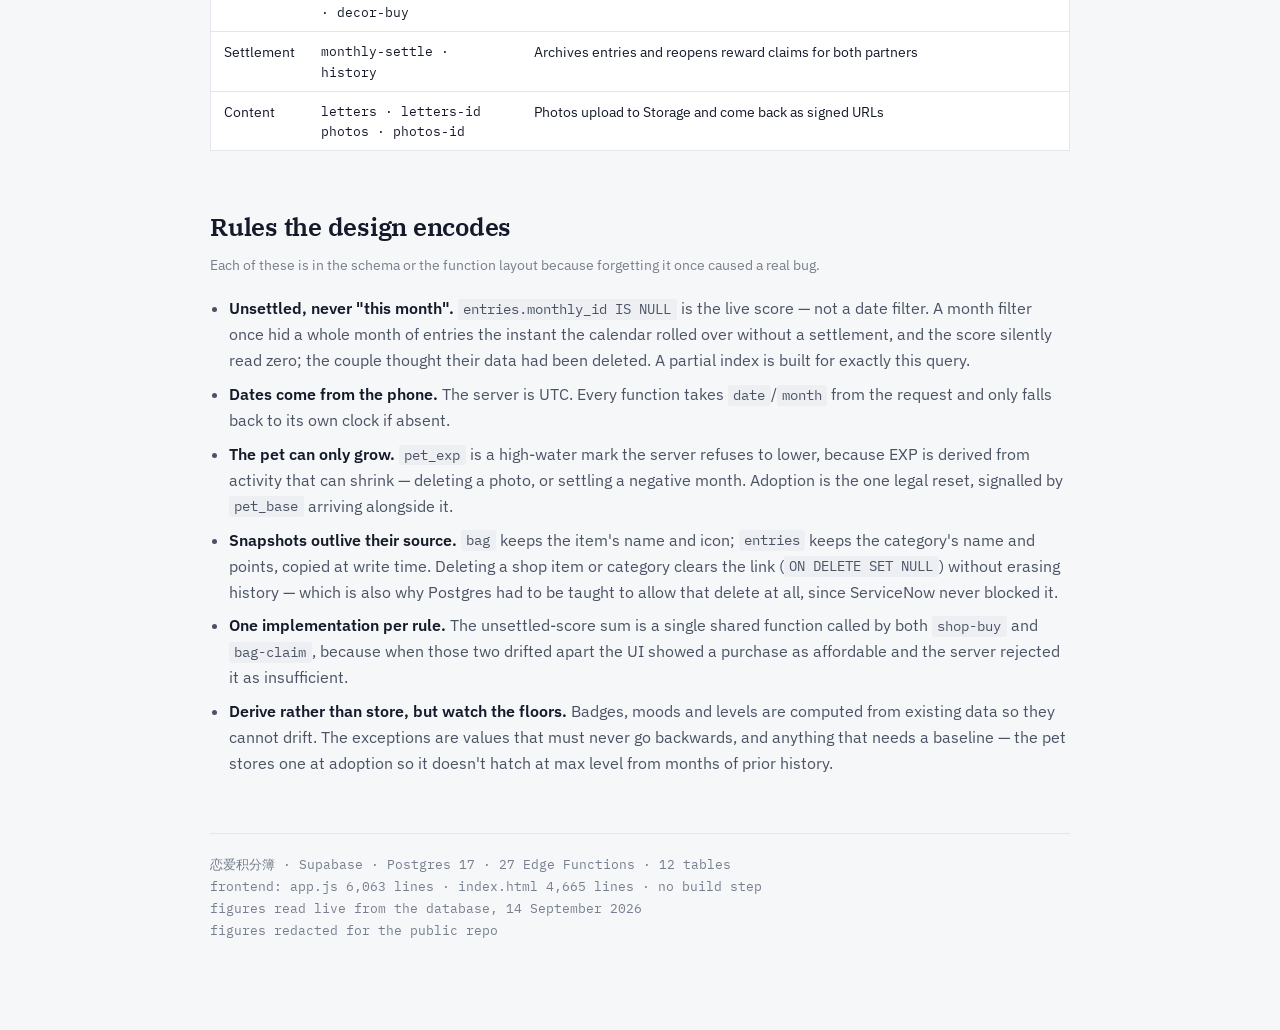
<file: docs/SYSTEM-DESIGN.html>
<!doctype html>
<html lang="en">
<head>
<meta charset="utf-8">
<meta name="viewport" content="width=device-width,initial-scale=1">
<title>恋爱积分簿 System Design</title>
<link rel="stylesheet" href="https://fonts.googleapis.com/css2?family=IBM+Plex+Mono:wght@400;500;600&family=IBM+Plex+Sans:wght@400;500;600&family=IBM+Plex+Serif:wght@400;600&display=swap">
<style>
  :root{
    --ground:#F6F7F9; --surface:#FFFFFF; --surface-sunk:#EDEFF3;
    --ink:#141A2A; --ink-soft:#4A5364; --ink-faint:#767F8E;
    --rule:#E3E6EC; --rule-strong:#CBD1DB;
    --new:#2F9E68; --new-soft:#E6F3EC;
    --old:#A9702C; --old-soft:#F6EEE1;
    --serif:"IBM Plex Serif",Georgia,serif;
    --sans:"IBM Plex Sans",system-ui,-apple-system,sans-serif;
    --mono:"IBM Plex Mono",ui-monospace,SFMono-Regular,Menlo,monospace;
  }
  @media (prefers-color-scheme:dark){
    :root:not([data-theme="light"]){
      --ground:#0F131C;--surface:#161B27;--surface-sunk:#1D2331;
      --ink:#E9ECF2;--ink-soft:#A8B1C0;--ink-faint:#7B8494;
      --rule:#252C3A;--rule-strong:#333C4D;
      --new:#54C88C;--new-soft:#16301F;
      --old:#D4A05C;--old-soft:#2C2317;
    }
  }
  :root[data-theme="dark"]{
    --ground:#0F131C;--surface:#161B27;--surface-sunk:#1D2331;
    --ink:#E9ECF2;--ink-soft:#A8B1C0;--ink-faint:#7B8494;
    --rule:#252C3A;--rule-strong:#333C4D;
    --new:#54C88C;--new-soft:#16301F;
    --old:#D4A05C;--old-soft:#2C2317;
  }

  *{box-sizing:border-box}
  body{background:var(--ground);color:var(--ink);font-family:var(--sans);
       font-size:16px;line-height:1.62;margin:0;-webkit-font-smoothing:antialiased}
  .wrap{max-width:900px;margin-inline:auto;padding-inline:20px;padding-block:0 88px}
  h1,h2,h3{font-family:var(--serif);text-wrap:balance;margin:0}
  p{margin:0}
  code{font-family:var(--mono);font-size:.87em;background:var(--surface-sunk);padding:.1em .38em;border-radius:3px}

  header{border-bottom:2px solid var(--ink);padding-block:56px 20px;margin-bottom:34px}
  .eyebrow{font-family:var(--mono);font-size:11.5px;letter-spacing:.13em;text-transform:uppercase;color:var(--ink-faint);margin-bottom:16px}
  h1{font-size:clamp(32px,5.5vw,48px);line-height:1.08;font-weight:600;letter-spacing:-.015em}
  .standfirst{margin-top:14px;font-size:18px;color:var(--ink-soft);max-width:62ch}

  .figures{display:grid;grid-template-columns:repeat(auto-fit,minmax(120px,1fr));gap:1px;background:var(--rule);border:1px solid var(--rule);margin-bottom:44px}
  .fig{background:var(--surface);padding:15px 15px 13px}
  .fig .n{font-family:var(--mono);font-size:23px;font-weight:600;letter-spacing:-.02em;font-variant-numeric:tabular-nums;line-height:1.1}
  .fig .l{font-size:11.5px;color:var(--ink-faint);margin-top:4px;line-height:1.35}

  section{margin-bottom:56px}
  h2{font-size:25px;font-weight:600;letter-spacing:-.01em;margin-bottom:6px}
  h3{font-size:17.5px;font-weight:600;margin:30px 0 8px}
  .sec-note{color:var(--ink-faint);font-size:14px;margin-bottom:20px}
  section > p + p{margin-top:14px}

  figure{margin:24px 0 0;background:var(--surface);border:1px solid var(--rule);padding:20px 18px 14px}
  figure svg{display:block;width:100%;max-width:100%;height:auto;color:var(--ink)}
  figcaption{font-size:13.5px;color:var(--ink-faint);margin-top:14px;padding-top:12px;border-top:1px solid var(--rule);line-height:1.5}

  .tbl{overflow-x:auto;border:1px solid var(--rule);background:var(--surface);margin-top:20px}
  table{border-collapse:collapse;width:100%;min-width:560px}
  th,td{text-align:left;padding:9px 13px;border-bottom:1px solid var(--rule);font-size:14px;vertical-align:top}
  thead th{font-family:var(--mono);font-size:10.5px;letter-spacing:.09em;text-transform:uppercase;color:var(--ink-faint);font-weight:500;background:var(--surface-sunk);border-bottom:1px solid var(--rule-strong)}
  tbody tr:last-child td{border-bottom:none}
  td.m,th.m{font-family:var(--mono);font-size:12.5px}
  td.nw{white-space:nowrap}
  td.n{font-family:var(--mono);font-variant-numeric:tabular-nums;text-align:right;white-space:nowrap}
  .tag{font-family:var(--mono);font-size:10.5px;padding:1px 6px;border-radius:3px;white-space:nowrap}
  .tag.shared{background:var(--new-soft);color:var(--new)}
  .tag.person{background:var(--old-soft);color:var(--old)}

  .note{border-left:3px solid var(--new);background:var(--new-soft);padding:15px 17px;margin-top:20px;font-size:14.5px;color:var(--ink-soft)}
  .note strong{color:var(--ink)}
  .warn{border-left:3px solid var(--old);background:var(--old-soft);padding:15px 17px;margin-top:20px;font-size:14.5px;color:var(--ink-soft)}
  .warn strong{color:var(--ink)}

  ul.plain{margin:14px 0 0;padding-left:19px;color:var(--ink-soft)}
  ul.plain li{margin-bottom:8px}
  ul.plain li strong{color:var(--ink);font-weight:600}

  ol.steps{margin:18px 0 0;padding-left:0;list-style:none;counter-reset:s}
  ol.steps li{counter-increment:s;display:grid;grid-template-columns:auto 1fr;gap:0 16px;padding-block:12px;border-top:1px solid var(--rule);color:var(--ink-soft);font-size:15px}
  ol.steps li:last-child{border-bottom:1px solid var(--rule)}
  ol.steps li::before{content:counter(s,decimal-leading-zero);font-family:var(--mono);font-size:11.5px;font-weight:600;color:var(--new);padding-top:4px}
  ol.steps b{color:var(--ink);font-weight:600}

  footer{border-top:1px solid var(--rule);padding-top:20px;color:var(--ink-faint);font-size:13px;font-family:var(--mono);line-height:1.7}
  @media (max-width:620px){ header{padding-block:36px 18px} figure{padding:14px 10px 10px} }
</style>
</head>
<body>
<div class="wrap">

<header>
  <div class="eyebrow">System design · live on Supabase · 14 September 2026</div>
  <h1>How 恋爱积分簿 is built</h1>
  <p class="standfirst">A two-person scoring app, end to end: a 6,000-line single-file frontend, 27 Edge Functions, 12 Postgres tables, and one rule that shapes all of it — the client may read, but only a function may write.</p>
</header>
<div class="note" style="margin-bottom:30px"><strong>Public copy.</strong> Personal details — names, the pet, the shared goal and current scores — are redacted here because this repository deploys publicly. Row counts are kept, since they describe the system rather than the couple.</div>

<div class="figures">
  <div class="fig"><div class="n">12</div><div class="l">tables</div></div>
  <div class="fig"><div class="n">27</div><div class="l">Edge Functions</div></div>
  <div class="fig"><div class="n">605</div><div class="l">score entries</div></div>
  <div class="fig"><div class="n">64</div><div class="l">bag rows</div></div>
  <div class="fig"><div class="n">26</div><div class="l">letters</div></div>
  <div class="fig"><div class="n">10</div><div class="l">photos</div></div>
  <div class="fig"><div class="n">528K</div><div class="l">frontend, 2 files</div></div>
</div>

<section>
  <h2>The stack, in one breath</h2>
  <p>There is no build step, no framework, and no server the couple owns. <code>index.html</code> carries every style and every screen's markup; <code>app.js</code> carries all 6,000 lines of behaviour. GitHub Pages serves both as static files. Everything dynamic happens in two places: Supabase Edge Functions (Deno) holding the business rules, and Postgres holding the data.</p>
  <p>That shape is deliberate for a couple's app that must outlive the enthusiasm of whoever maintains it. There is nothing to keep running, nothing to patch, and no dependency that can rot: open the repo in five years, and <code>node --check app.js</code> is the entire toolchain.</p>
</section>

<section>
  <h2>How a request travels</h2>
  <p class="sec-note">The security model is a shape, not a checklist. This is that shape.</p>

  <p>There are two ways out of the browser and into the database, and they are deliberately not equal. Both carry the same public key and the same user session; what differs is what each is permitted to do at the far end.</p>

  <figure>
    <svg viewBox="0 0 900 400" role="img" aria-label="Request paths from the app to Postgres: writes go through Edge Functions using the service role and bypass row-level security, while the direct PostgREST path is restricted by RLS to SELECT only.">
      <defs>
        <marker id="ar" viewBox="0 0 10 10" refX="9" refY="5" markerWidth="7" markerHeight="7" orient="auto-start-reverse">
          <path d="M0 0 L10 5 L0 10 z" fill="currentColor"/>
        </marker>
        <marker id="arg" viewBox="0 0 10 10" refX="9" refY="5" markerWidth="7" markerHeight="7" orient="auto-start-reverse">
          <path d="M0 0 L10 5 L0 10 z" fill="#2F9E68"/>
        </marker>
      </defs>

      <rect x="14" y="150" width="104" height="40" rx="6" fill="none" stroke="currentColor" stroke-width="1.4"/>
      <text x="66" y="175" font-size="13" text-anchor="middle" fill="currentColor" font-family="system-ui">partner A 📱</text>
      <rect x="14" y="198" width="104" height="40" rx="6" fill="none" stroke="currentColor" stroke-width="1.4"/>
      <text x="66" y="223" font-size="13" text-anchor="middle" fill="currentColor" font-family="system-ui">partner B 📱</text>

      <rect x="152" y="150" width="128" height="88" rx="6" fill="none" stroke="currentColor" stroke-width="1.6"/>
      <text x="216" y="178" font-size="13" text-anchor="middle" fill="currentColor" font-weight="600" font-family="system-ui">app.js</text>
      <text x="216" y="198" font-size="10.5" text-anchor="middle" fill="currentColor" opacity=".72" font-family="ui-monospace,monospace">snFetch()</text>
      <text x="216" y="215" font-size="10" text-anchor="middle" fill="currentColor" opacity=".6" font-family="system-ui">path rewrite</text>
      <text x="216" y="229" font-size="10" text-anchor="middle" fill="currentColor" opacity=".6" font-family="system-ui">401 → refresh → retry</text>

      <line x1="118" y1="170" x2="148" y2="182" stroke="currentColor" stroke-width="1.3" marker-end="url(#ar)"/>
      <line x1="118" y1="218" x2="148" y2="206" stroke="currentColor" stroke-width="1.3" marker-end="url(#ar)"/>

      <rect x="330" y="86" width="184" height="74" rx="6" fill="none" stroke="#2F9E68" stroke-width="2"/>
      <text x="422" y="112" font-size="13" text-anchor="middle" fill="#2F9E68" font-weight="600" font-family="system-ui">Edge Functions ×27</text>
      <text x="422" y="130" font-size="10.5" text-anchor="middle" fill="currentColor" opacity=".75" font-family="system-ui">all business rules live here</text>
      <text x="422" y="146" font-size="10.5" text-anchor="middle" fill="currentColor" opacity=".75" font-family="ui-monospace,monospace">service-role key</text>

      <rect x="330" y="268" width="184" height="60" rx="6" fill="none" stroke="currentColor" stroke-width="1.4" stroke-dasharray="5 4"/>
      <text x="422" y="292" font-size="13" text-anchor="middle" fill="currentColor" font-family="system-ui">PostgREST (direct)</text>
      <text x="422" y="311" font-size="10.5" text-anchor="middle" fill="currentColor" opacity=".7" font-family="system-ui">the session token alone</text>

      <path d="M282 178 C306 172 306 130 326 123" fill="none" stroke="currentColor" stroke-width="1.4" marker-end="url(#ar)"/>
      <path d="M282 210 C306 218 306 290 326 297" fill="none" stroke="currentColor" stroke-width="1.4" stroke-dasharray="5 4" marker-end="url(#ar)"/>
      <text x="292" y="96" font-size="10" fill="currentColor" opacity=".62" font-family="system-ui">publishable key + user JWT</text>

      <rect x="556" y="270" width="96" height="56" rx="6" fill="none" stroke="#A9702C" stroke-width="1.6"/>
      <text x="604" y="292" font-size="11.5" text-anchor="middle" fill="currentColor" font-weight="600" font-family="system-ui">RLS</text>
      <text x="604" y="310" font-size="10" text-anchor="middle" fill="currentColor" opacity=".75" font-family="system-ui">SELECT only</text>
      <line x1="514" y1="298" x2="552" y2="298" stroke="currentColor" stroke-width="1.4" stroke-dasharray="5 4" marker-end="url(#ar)"/>

      <rect x="700" y="150" width="184" height="88" rx="6" fill="none" stroke="currentColor" stroke-width="1.8"/>
      <text x="792" y="180" font-size="14" text-anchor="middle" fill="currentColor" font-weight="600" font-family="system-ui">Postgres</text>
      <text x="792" y="200" font-size="10.5" text-anchor="middle" fill="currentColor" opacity=".75" font-family="system-ui">12 tables</text>
      <text x="792" y="217" font-size="10.5" text-anchor="middle" fill="currentColor" opacity=".75" font-family="system-ui">RLS on every one</text>

      <path d="M514 123 C600 123 640 150 696 172" fill="none" stroke="#2F9E68" stroke-width="2" marker-end="url(#arg)"/>
      <text x="588" y="142" font-size="10.5" fill="#2F9E68" font-weight="600" font-family="system-ui">reads + ALL writes</text>
      <text x="588" y="156" font-size="9.5" fill="currentColor" opacity=".62" font-family="system-ui">bypasses RLS</text>

      <path d="M652 294 C676 294 686 258 700 232" fill="none" stroke="currentColor" stroke-width="1.4" stroke-dasharray="5 4" marker-end="url(#ar)"/>

      <rect x="700" y="26" width="184" height="62" rx="6" fill="none" stroke="currentColor" stroke-width="1.4"/>
      <text x="792" y="50" font-size="13" text-anchor="middle" fill="currentColor" font-weight="600" font-family="system-ui">Storage · photos</text>
      <text x="792" y="69" font-size="10.5" text-anchor="middle" fill="currentColor" opacity=".75" font-family="system-ui">private bucket</text>
      <path d="M470 86 C520 52 620 44 696 54" fill="none" stroke="currentColor" stroke-width="1.3" marker-end="url(#ar)"/>
      <text x="512" y="38" font-size="10" fill="currentColor" opacity=".62" font-family="system-ui">upload · sign</text>
      <text x="792" y="104" font-size="9.5" text-anchor="middle" fill="currentColor" opacity=".62" font-family="system-ui">browser fetches bytes direct, 4h signed URL</text>

      <text x="14" y="374" font-size="11" fill="currentColor" opacity=".72" font-family="system-ui">
        <tspan font-weight="600">Solid green</tspan> = the only path that can change data.
        <tspan font-weight="600">Dashed</tspan> = reachable with a stolen session, and read-only by policy.
      </text>
    </svg>
    <figcaption>Two routes into the same database. Writes exist only on the green path, so every business rule sits in one place; the dashed path is what an attacker with a valid session token gets, and RLS restricts it to <code>SELECT</code>.</figcaption>
  </figure>

  <p>This was tested by attack rather than by reading the policy. A genuine signed-in session was used to <code>PATCH</code> a row directly: the request answers <code>HTTP 204</code>, which looks like success, and changes nothing. Reading the value back afterwards is the only way to tell.</p>

  <div class="warn"><strong>The trade this makes.</strong> Because functions hold the service-role key and bypass RLS, <em>the function is the only thing enforcing a rule</em>. There is no second line of defence behind it. A missing check in <code>shop-buy</code> is a missing check, full stop — which is why the score-sum logic lives in one shared helper that both <code>shop-buy</code> and <code>bag-claim</code> call, rather than being written twice.</div>
</section>

<section>
  <h2>One write, traced end to end</h2>
  <p class="sec-note">partner A taps 说早安 +5. Here is everything that happens, in order.</p>

  <ol class="steps">
    <li><b>The tap.</b> A category button calls <code>Data.addEntry()</code>. The client computes <code>todayStr()</code> and <code>monthKey()</code> from the <em>device</em> clock — never <code>toISOString()</code>, which is UTC and rolls a day early for a UTC+8 couple.</li>
    <li><b>Path translation.</b> <code>snFetch('/entries', {method:'POST'})</code> rewrites the ServiceNow-era path onto a function slug: <code>…/functions/v1/entries</code>. Thirty such translations exist so none of the call sites had to change during the migration.</li>
    <li><b>Headers.</b> The publishable key identifies the project; <code>Authorization: Bearer</code> carries the user's access token. Both are needed — the key alone gets you an anonymous session that RLS shows nothing to.</li>
    <li><b>Preflight.</b> Because <code>apikey</code> is a custom header, the browser sends <code>OPTIONS</code> first. Every function answers it through a shared wrapper; when that was missing, every request failed with nothing but "Failed to fetch".</li>
    <li><b>Identity.</b> Inside the function, <code>getCaller()</code> validates the JWT and reads <code>profiles</code> for the caller's <code>match_id</code> and <code>char_id</code>. No <code>match_id</code> ever arrives from the client — it is derived, so a forged one is not a thing that exists.</li>
    <li><b>The insert.</b> The service-role client writes the row with <code>match_id</code> from step 5 and the date from step 1, plus a snapshot of the category's name, icon and point value. The snapshot is why deleting a category later doesn't corrupt the history.</li>
    <li><b>The response.</b> <code>{id, success:true}</code> — the identical shape the ServiceNow resource returned, which is the reason <code>app.js</code> needed no change here at all.</li>
    <li><b>The other phone.</b> Nothing is pushed. partner B's app sees it on its next poll, and if partner B is in the pet room right now that is within four seconds.</li>
  </ol>

  <div class="note"><strong>Step 1 is the one people get wrong.</strong> It looks like a detail and it is a class of bug: the server is in UTC, so an entry logged at 01:00 in Singapore belongs to <em>yesterday</em> as far as it's concerned. ServiceNow had the same hazard from a different timezone, and shipped purchases dated a day early before it was caught. Every date in this system is decided by the phone and merely stored by the server.</div>
</section>

<section>
  <h2>The data model</h2>
  <p class="sec-note">Twelve tables. One couple. Two people who must see the same numbers — except where they must not.</p>

  <figure>
    <svg viewBox="0 0 960 600" role="img" aria-label="Entity diagram: matches is the couple and every other table carries match_id. Entries link to categories and to monthly settlements. Bag links to shop for purchases but stores a text catalog id for furniture. Photos point at objects in a Storage bucket.">
      <defs>
        <marker id="fk" viewBox="0 0 10 10" refX="9" refY="5" markerWidth="6.5" markerHeight="6.5" orient="auto-start-reverse">
          <path d="M0 0 L10 5 L0 10 z" fill="currentColor"/>
        </marker>
      </defs>

      <!-- auth.users sits outside the couple boundary -->
      <rect x="34" y="14" width="160" height="44" rx="5" fill="none" stroke="currentColor" stroke-width="1.3" opacity=".72"/>
      <text x="114" y="33" font-size="12" text-anchor="middle" fill="currentColor" font-family="ui-monospace,monospace">auth.users</text>
      <text x="114" y="49" font-size="9.5" text-anchor="middle" fill="currentColor" opacity=".65" font-family="system-ui">hashed password</text>

      <!-- the couple boundary -->
      <rect x="10" y="76" width="740" height="428" rx="10" fill="none" stroke="#2F9E68" stroke-width="1.4" stroke-dasharray="6 5" opacity=".75"/>
      <text x="26" y="96" font-size="10.5" fill="#2F9E68" font-weight="600" font-family="ui-monospace,monospace">every row inside carries match_id — the boundary RLS enforces</text>

      <!-- identity row -->
      <rect x="34" y="112" width="170" height="58" rx="5" fill="none" stroke="currentColor" stroke-width="1.5"/>
      <text x="119" y="133" font-size="12.5" text-anchor="middle" fill="currentColor" font-weight="600" font-family="ui-monospace,monospace">profiles</text>
      <text x="119" y="149" font-size="9.5" text-anchor="middle" fill="currentColor" opacity=".7" font-family="system-ui">char_id · username</text>
      <text x="119" y="162" font-size="9.5" text-anchor="middle" fill="currentColor" opacity=".7" font-family="system-ui">2 rows: char1, char2</text>

      <rect x="248" y="112" width="150" height="58" rx="5" fill="none" stroke="#2F9E68" stroke-width="2"/>
      <text x="323" y="133" font-size="12.5" text-anchor="middle" fill="#2F9E68" font-weight="600" font-family="ui-monospace,monospace">matches</text>
      <text x="323" y="149" font-size="9.5" text-anchor="middle" fill="currentColor" opacity=".7" font-family="system-ui">the couple</text>
      <text x="323" y="162" font-size="9.5" text-anchor="middle" fill="currentColor" opacity=".7" font-family="system-ui">pair_code</text>

      <rect x="442" y="112" width="200" height="58" rx="5" fill="none" stroke="currentColor" stroke-width="1.5"/>
      <text x="542" y="133" font-size="12.5" text-anchor="middle" fill="currentColor" font-weight="600" font-family="ui-monospace,monospace">config</text>
      <text x="542" y="149" font-size="9.5" text-anchor="middle" fill="currentColor" opacity=".7" font-family="system-ui">1:1 · the pet lives here</text>
      <text x="542" y="162" font-size="9.5" text-anchor="middle" fill="currentColor" opacity=".7" font-family="system-ui">goal · targets · weather</text>

      <line x1="114" y1="60" x2="114" y2="108" stroke="currentColor" stroke-width="1.2" opacity=".7" marker-end="url(#fk)"/>
      <text x="122" y="88" font-size="9" fill="currentColor" opacity=".6" font-family="system-ui">1:1</text>
      <line x1="204" y1="141" x2="244" y2="141" stroke="currentColor" stroke-width="1.3" marker-end="url(#fk)"/>
      <line x1="442" y1="141" x2="402" y2="141" stroke="currentColor" stroke-width="1.3" marker-end="url(#fk)"/>

      <!-- definitions row -->
      <text x="34" y="200" font-size="10" fill="currentColor" opacity=".6" font-weight="600" font-family="system-ui">WHAT THE COUPLE DEFINES</text>
      <rect x="34" y="210" width="146" height="46" rx="5" fill="none" stroke="currentColor" stroke-width="1.3"/>
      <text x="107" y="229" font-size="11.5" text-anchor="middle" fill="currentColor" font-family="ui-monospace,monospace">categories</text>
      <text x="107" y="245" font-size="9.5" text-anchor="middle" fill="currentColor" opacity=".65" font-family="system-ui">18 · ways to score</text>

      <rect x="196" y="210" width="146" height="46" rx="5" fill="none" stroke="currentColor" stroke-width="1.3"/>
      <text x="269" y="229" font-size="11.5" text-anchor="middle" fill="currentColor" font-family="ui-monospace,monospace">rewards</text>
      <text x="269" y="245" font-size="9.5" text-anchor="middle" fill="currentColor" opacity=".65" font-family="system-ui">4 · claimed per person</text>

      <rect x="358" y="210" width="146" height="46" rx="5" fill="none" stroke="currentColor" stroke-width="1.3"/>
      <text x="431" y="229" font-size="11.5" text-anchor="middle" fill="currentColor" font-family="ui-monospace,monospace">punishments</text>
      <text x="431" y="245" font-size="9.5" text-anchor="middle" fill="currentColor" opacity=".65" font-family="system-ui">0 · thresholds</text>

      <rect x="560" y="210" width="146" height="46" rx="5" fill="none" stroke="currentColor" stroke-width="1.3"/>
      <text x="633" y="229" font-size="11.5" text-anchor="middle" fill="currentColor" font-family="ui-monospace,monospace">shop</text>
      <text x="633" y="245" font-size="9.5" text-anchor="middle" fill="currentColor" opacity=".65" font-family="system-ui">5 · costs points</text>

      <!-- ledger row -->
      <text x="34" y="288" font-size="10" fill="currentColor" opacity=".6" font-weight="600" font-family="system-ui">THE LEDGER</text>
      <rect x="34" y="298" width="210" height="80" rx="5" fill="none" stroke="#2F9E68" stroke-width="2"/>
      <text x="139" y="320" font-size="12.5" text-anchor="middle" fill="#2F9E68" font-weight="600" font-family="ui-monospace,monospace">entries</text>
      <text x="139" y="337" font-size="9.5" text-anchor="middle" fill="currentColor" opacity=".72" font-family="system-ui">605 rows · char · points · date</text>
      <text x="139" y="352" font-size="9.5" text-anchor="middle" fill="currentColor" opacity=".72" font-family="ui-monospace,monospace">monthly_id NULL = unsettled</text>
      <text x="139" y="368" font-size="9.5" text-anchor="middle" fill="currentColor" opacity=".72" font-family="system-ui">116 live · 489 archived</text>

      <rect x="292" y="310" width="158" height="56" rx="5" fill="none" stroke="currentColor" stroke-width="1.4"/>
      <text x="371" y="331" font-size="11.5" text-anchor="middle" fill="currentColor" font-family="ui-monospace,monospace">monthly</text>
      <text x="371" y="348" font-size="9.5" text-anchor="middle" fill="currentColor" opacity=".65" font-family="system-ui">2 settled months</text>

      <line x1="107" y1="294" x2="107" y2="260" stroke="currentColor" stroke-width="1.2" marker-end="url(#fk)"/>
      <text x="114" y="282" font-size="9" fill="currentColor" opacity=".62" font-family="ui-monospace,monospace">category_id</text>
      <line x1="244" y1="338" x2="288" y2="338" stroke="currentColor" stroke-width="1.3" marker-end="url(#fk)"/>
      <text x="248" y="331" font-size="8.5" fill="currentColor" opacity=".62" font-family="system-ui">settling stamps it</text>

      <!-- accumulated row -->
      <text x="34" y="410" font-size="10" fill="currentColor" opacity=".6" font-weight="600" font-family="system-ui">WHAT THEY ACCUMULATE</text>
      <rect x="34" y="420" width="160" height="62" rx="5" fill="none" stroke="currentColor" stroke-width="1.3"/>
      <text x="114" y="441" font-size="11.5" text-anchor="middle" fill="currentColor" font-family="ui-monospace,monospace">letters</text>
      <text x="114" y="457" font-size="9.5" text-anchor="middle" fill="currentColor" opacity=".65" font-family="system-ui">26 · 情书</text>
      <text x="114" y="471" font-size="9.5" text-anchor="middle" fill="currentColor" opacity=".65" font-family="system-ui">opened flag</text>

      <rect x="224" y="420" width="160" height="62" rx="5" fill="none" stroke="currentColor" stroke-width="1.3"/>
      <text x="304" y="441" font-size="11.5" text-anchor="middle" fill="currentColor" font-family="ui-monospace,monospace">photos</text>
      <text x="304" y="457" font-size="9.5" text-anchor="middle" fill="currentColor" opacity=".65" font-family="system-ui">10 · caption · date</text>
      <text x="304" y="471" font-size="9.5" text-anchor="middle" fill="currentColor" opacity=".65" font-family="ui-monospace,monospace">storage_path</text>

      <rect x="560" y="420" width="146" height="62" rx="5" fill="none" stroke="#A9702C" stroke-width="1.8"/>
      <text x="633" y="441" font-size="12" text-anchor="middle" fill="currentColor" font-weight="600" font-family="ui-monospace,monospace">bag</text>
      <text x="633" y="456" font-size="9" text-anchor="middle" fill="currentColor" opacity=".72" font-family="system-ui">64 · 35 buy · 13 reward · 16 decor</text>
      <text x="633" y="471" font-size="9" text-anchor="middle" fill="#A9702C" font-family="system-ui">the one PER-PERSON table</text>

      <!-- bag → shop: clean vertical, nothing in this column -->
      <line x1="633" y1="416" x2="633" y2="260" stroke="currentColor" stroke-width="1.3" marker-end="url(#fk)"/>
      <text x="642" y="330" font-size="9" fill="currentColor" opacity=".62" font-family="ui-monospace,monospace">shop_item_id</text>
      <text x="642" y="343" font-size="9" fill="currentColor" opacity=".62" font-family="system-ui">purchases only</text>
      <text x="642" y="362" font-size="9" fill="#A9702C" font-family="system-ui">furniture instead carries</text>
      <text x="642" y="375" font-size="9" fill="#A9702C" font-family="ui-monospace,monospace">decor_item_id</text>
      <text x="642" y="388" font-size="9" fill="#A9702C" opacity=".85" font-family="system-ui">a text catalog id</text>

      <!-- storage, outside the boundary -->
      <rect x="540" y="524" width="210" height="58" rx="5" fill="none" stroke="currentColor" stroke-width="1.3" opacity=".8"/>
      <text x="645" y="546" font-size="11.5" text-anchor="middle" fill="currentColor" font-family="system-ui">Storage bucket</text>
      <text x="645" y="563" font-size="9.5" text-anchor="middle" fill="currentColor" opacity=".65" font-family="system-ui">the actual image bytes</text>
      <path d="M330 484 C420 520 470 540 536 549" fill="none" stroke="currentColor" stroke-width="1.2" marker-end="url(#fk)"/>
      <text x="360" y="516" font-size="9" fill="currentColor" opacity=".62" font-family="system-ui">one object per row</text>
    </svg>
    <figcaption>Everything hangs off <code>matches</code>, and RLS scopes every read to the caller's own couple. <code>bag</code> is the single table also scoped per person — your unredeemed reward is yours, not the couple's — and the only one whose foreign key points two different ways depending on what kind of thing the row is.</figcaption>
  </figure>

  <h3>Shared or personal — the distinction the whole app turns on</h3>
  <p>Two people must see byte-identical numbers, or the app is lying to one of them. But a handful of things are genuinely individual, and getting that wrong in either direction is a bug: share a bag and one partner spends the other's reward; split the pet and they are no longer raising it together.</p>

  <div class="tbl">
    <table>
      <thead><tr><th>Table</th><th class="m">Rows</th><th>Scope</th><th>Why</th></tr></thead>
      <tbody>
        <tr><td class="m nw">entries</td><td class="n">605</td><td><span class="tag shared">couple</span></td><td>Both see every entry; each row's <code>char</code> says whose score it moves</td></tr>
        <tr><td class="m nw">config</td><td class="n">1</td><td><span class="tag shared">couple</span></td><td>Targets, goal, and the pet — one shared row, hence one shared pet</td></tr>
        <tr><td class="m nw">categories / shop<br>rewards / punishments</td><td class="n">18/5<br>4/0</td><td><span class="tag shared">couple</span></td><td>Either partner edits; both see the change immediately</td></tr>
        <tr><td class="m nw">monthly</td><td class="n">2</td><td><span class="tag shared">couple</span></td><td>Settled history, with each partner's total on the row</td></tr>
        <tr><td class="m nw">letters / photos</td><td class="n">26/10</td><td><span class="tag shared">couple</span></td><td>Written by one, read by both</td></tr>
        <tr><td class="m nw">bag</td><td class="n">64</td><td><span class="tag person">per person</span></td><td>Your unredeemed rewards are yours — the partner must not be able to spend them</td></tr>
        <tr><td class="m nw">bag <em>where</em><br>source_type = decor</td><td class="n">16</td><td><span class="tag shared">couple</span></td><td>The exception to the exception: the room is shared, so a sofa one partner bought must be placeable by the other</td></tr>
        <tr><td class="m nw">rewards<br>claimed_1 / _2</td><td class="n">—</td><td><span class="tag person">per person</span></td><td>Each claims each reward once per round; settling reopens both</td></tr>
      </tbody>
    </table>
  </div>

  <div class="note"><strong>That <code>bag</code> row is where the migration hurt.</strong> The old ServiceNow <code>/bag</code> endpoint filtered to the caller's own rows — correct for the app, quietly wrong for a backup, which therefore never captured the other partner's items. At cutover, partner B's seven unredeemed rewards had to be read off a screenshot because no export contained them. The backup now uses a service key and bypasses RLS precisely so one run sees both.</div>
</section>

<section>
  <h2>The frontend</h2>
  <p class="sec-note">6,063 lines of <code>app.js</code>, 4,665 of <code>index.html</code>, no build step.</p>

  <p>All state lives in one object, <code>S</code>. All server access goes through one object, <code>Data</code>, which has a ServiceNow-era shape the migration deliberately preserved — and a localStorage twin behind the same methods, which is what Demo mode runs on. Every screen is markup already present in <code>index.html</code>, shown and hidden rather than constructed.</p>

  <h3>What is cached, and why that matters</h3>
  <p><code>GET /photos</code> used to return full base64 images, so pulling it on every home refresh re-downloaded megabytes on mobile data. The rule that came out of that is still in force even though photos are now signed URLs:</p>
  <ul class="plain">
    <li><strong>History and summaries</strong> may refetch freely — they are small.</li>
    <li><strong>Letters and photos</strong> load once per session and live in <code>S</code>. Only views that report exact counts force a reload.</li>
    <li><strong>The cache is invalidated in <code>Data.init()</code></strong>, because <code>boot()</code> runs a refresh <em>before</em> login — which would otherwise latch the cache onto an empty dataset for the whole session.</li>
    <li><strong>A cached count must be told when it changes.</strong> Opening a letter updates the in-memory object, so the letters list re-renders — but the home card's 「1 封未拆」 badge does not, unless the open path explicitly re-renders it too. Nothing refetches to correct it.</li>
  </ul>

  <h3>Two versions, because HTML caches and JS does not</h3>
  <p><code>app.js</code> is always fetched fresh; <code>index.html</code> — which carries every style and all the markup — can sit in a phone's cache for days. Running new JS against old HTML produces unstyled elements and invisible layouts. So <code>HTML_V</code> in <code>app.js</code> must equal the <code>app-html-v</code> meta in <code>index.html</code>; the app compares them on boot and reloads once, cache-busted, when they differ. The retry flag is keyed by version, or one stale flag would block every future release.</p>
</section>

<section>
  <h2>Live sync between two phones</h2>
  <p class="sec-note">There is no websocket. There is a poll that knows when to care.</p>

  <p>Measured against the real backend, a config poll is small but takes about a second, so "instant" does not exist here — a couple of seconds is the floor. Rather than poll fast all the time, the gap adapts to whether anything is happening:</p>

  <div class="tbl">
    <table>
      <thead><tr><th>When</th><th class="m">Gap</th><th>Reasoning</th></tr></thead>
      <tbody>
        <tr><td>Within 60s of any change</td><td class="m">4s</td><td>You are both in there right now — this is when latency is felt</td></tr>
        <tr><td>Next 3 minutes</td><td class="m">12s</td><td>Someone is still around, but it has gone quiet</td></tr>
        <tr><td>Idle after that</td><td class="m">30s</td><td>A quiet hour costs about 120 requests — fewer than a fixed 20s poll</td></tr>
        <tr><td>Tab in the background</td><td class="m">—</td><td>Does not poll at all; returning polls immediately rather than waiting out the gap</td></tr>
      </tbody>
    </table>
  </div>

  <p>It is a self-rescheduling <code>setTimeout</code>, not <code>setInterval</code>, so the gap can change between ticks without tearing the timer down. Change detection is an order-independent fingerprint of the room — <code>_roomSig()</code> — rather than a timestamp, so two phones that disagree about the clock still agree about whether anything moved.</p>

  <div class="note"><strong>The bigger win was not the interval.</strong> Detecting a change used to raise a banner the user had to notice and tap, so the <em>perceived</em> delay was however long that took. It now applies silently while you are merely looking, and only asks when you could lose work — a piece selected, or the shop open. Pulling the room out from under someone mid-arrangement would be hostile; doing it while they watch is the part that feels like magic.</div>
</section>

<section>
  <h2>Identity and pairing</h2>
  <p class="sec-note">Two accounts, one couple, and a six-digit code that exists for about a minute.</p>

  <ol class="steps">
    <li><b>Partner one registers.</b> A <code>matches</code> row is created with a random six-digit <code>pair_code</code>, an <code>auth.users</code> record with a hashed password, and a <code>profiles</code> row claiming <code>char1</code>.</li>
    <li><b>They share the code.</b> Out of band — spoken, messaged, whatever.</li>
    <li><b>Partner two registers with it.</b> The code resolves to the existing match, so the second <code>profiles</code> row joins it as <code>char2</code>. A <code>unique (match_id, char_id)</code> constraint means the slot cannot be taken twice.</li>
    <li><b>From then on, identity is derived.</b> Every request carries only a session token; the function looks up <code>match_id</code> and <code>char_id</code> from <code>profiles</code>. The client never sends them, so it cannot lie about them.</li>
  </ol>

  <p>Supabase Auth requires an email address and these usernames are not emails, so one is synthesised deterministically from the username. That detail caused the migration's last bug: it must be derived from the <em>stored</em> username, because <code>cs</code> and <code>partner A</code> hash to different addresses — and ServiceNow's queries had been case-insensitive for years, so a lowercase login that had always worked started reporting "account does not exist".</p>
</section>

<section>
  <h2>Settlement — the one destructive operation</h2>
  <p class="sec-note">Everything else adds. This is the only thing that sweeps the board.</p>

  <p>A 月末结算 archives a month: it writes a <code>monthly</code> row holding each partner's total and outcome, stamps <code>monthly_id</code> onto exactly the entries it counted, and clears every reward's claim flags so both partners can claim again next round. Afterwards those entries no longer appear in the live score — they are history.</p>

  <ul class="plain">
    <li><strong>It guards on "is there anything to settle", not "has this month been settled".</strong> That lets a couple settle several rounds inside one calendar month, while a partner's duplicate tap still safely no-ops — once the entries are archived there is nothing left to find.</li>
    <li><strong>It settles per month, but the client groups first.</strong> The frontend takes whatever <code>/entries</code> returns, groups by each entry's own <code>month</code>, and settles once per group — so a month that was missed becomes its own history row instead of being merged into today.</li>
    <li><strong>The current month is never swept automatically.</strong> Past months settle on their own; the running one is opt-in, defaulting to off when older months are pending.</li>
    <li><strong>The annual recap needs the archive.</strong> Settling hides entries from the normal call, so <code>?year=YYYY</code> exists to return everything for a year, settled included — otherwise 年度回顾 would only ever see the current unsettled month.</li>
  </ul>
</section>

<section>
  <h2>The endpoints</h2>
  <p class="sec-note">27 functions. ServiceNow needed 41 resources for the same surface, because it wanted one per path <em>and</em> method.</p>

  <div class="tbl">
    <table>
      <thead><tr><th>Area</th><th class="m">Functions</th><th>Carries</th></tr></thead>
      <tbody>
        <tr><td class="nw">Identity</td><td class="m">auth-register · auth-login<br>auth-password · auth-charimg</td><td>Pairing by six-digit code, case-insensitive usernames, session rotation on password change</td></tr>
        <tr><td class="nw">Settings</td><td class="m">config</td><td>GET and PUT on one function; holds the monotonic pet-EXP floor</td></tr>
        <tr><td class="nw">Scoring</td><td class="m">entries · entries-id</td><td>Unsettled-only by default; <code>?year=</code> for the annual recap</td></tr>
        <tr><td class="nw">Catalogs</td><td class="m">categories · categories-id<br>rewards · rewards-id<br>punishments · punishments-id<br>shop · shop-id</td><td>CRUD, with ownership re-checked against <code>match_id</code> before every mutation — a row from another couple answers 404, never an error that confirms it exists</td></tr>
        <tr><td class="nw">Economy</td><td class="m">shop-buy · bag · bag-use<br>bag-history · bag-claim · decor-buy</td><td>Score checks, per-person ownership, and the coin ledger furniture spends from</td></tr>
        <tr><td class="nw">Settlement</td><td class="m">monthly-settle · history</td><td>Archives entries and reopens reward claims for both partners</td></tr>
        <tr><td class="nw">Content</td><td class="m">letters · letters-id<br>photos · photos-id</td><td>Photos upload to Storage and come back as signed URLs</td></tr>
      </tbody>
    </table>
  </div>
</section>

<section>
  <h2>Rules the design encodes</h2>
  <p class="sec-note">Each of these is in the schema or the function layout because forgetting it once caused a real bug.</p>
  <ul class="plain">
    <li><strong>Unsettled, never "this month".</strong> <code>entries.monthly_id IS NULL</code> is the live score — not a date filter. A month filter once hid a whole month of entries the instant the calendar rolled over without a settlement, and the score silently read zero; the couple thought their data had been deleted. A partial index is built for exactly this query.</li>
    <li><strong>Dates come from the phone.</strong> The server is UTC. Every function takes <code>date</code>/<code>month</code> from the request and only falls back to its own clock if absent.</li>
    <li><strong>The pet can only grow.</strong> <code>pet_exp</code> is a high-water mark the server refuses to lower, because EXP is derived from activity that can shrink — deleting a photo, or settling a negative month. Adoption is the one legal reset, signalled by <code>pet_base</code> arriving alongside it.</li>
    <li><strong>Snapshots outlive their source.</strong> <code>bag</code> keeps the item's name and icon; <code>entries</code> keeps the category's name and points, copied at write time. Deleting a shop item or category clears the link (<code>ON DELETE SET NULL</code>) without erasing history — which is also why Postgres had to be taught to allow that delete at all, since ServiceNow never blocked it.</li>
    <li><strong>One implementation per rule.</strong> The unsettled-score sum is a single shared function called by both <code>shop-buy</code> and <code>bag-claim</code>, because when those two drifted apart the UI showed a purchase as affordable and the server rejected it as insufficient.</li>
    <li><strong>Derive rather than store, but watch the floors.</strong> Badges, moods and levels are computed from existing data so they cannot drift. The exceptions are values that must never go backwards, and anything that needs a baseline — the pet stores one at adoption so it doesn't hatch at max level from months of prior history.</li>
  </ul>
</section>

<footer>
  恋爱积分簿 · Supabase · Postgres 17 · 27 Edge Functions · 12 tables<br>
  frontend: app.js 6,063 lines · index.html 4,665 lines · no build step<br>
  figures read live from the database, 14 September 2026<br>
  figures redacted for the public repo
</footer>

</div>
</body>
</html>
</file>
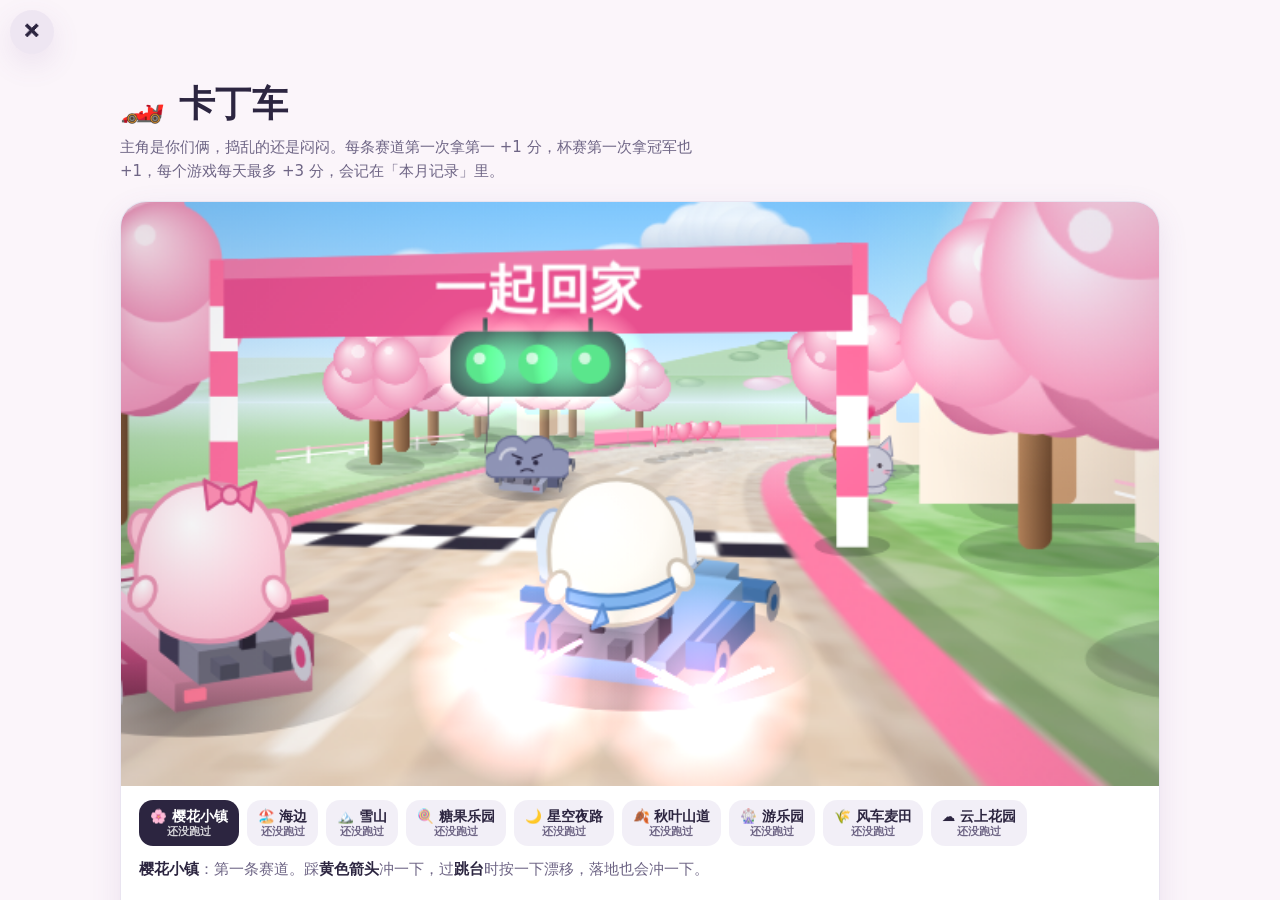
<file: tools/kb-harness.html>
<!doctype html>
<html lang="zh-CN">
<head>
<meta charset="utf-8">
<meta name="viewport" content="width=device-width, initial-scale=1, viewport-fit=cover">
<title>Two-phone harness</title>
<style>html, body { margin: 0; height: 100%; background: #16132A; } iframe { border: 0; display: block; width: 100%; height: 100%; }</style>
</head>
<body>
<script>
// A stand-in for the app around kartbomb.html, for tools/kartbomb-net-test.js (CLAUDE.md §7.37). Two of these pages in
// one browser talk over a BroadcastChannel the way two phones talk over the couple's live channel: what one sends the
// other hears, after a delay and jitter when the test asks for them, now and then not at all (drop), or nothing for a
// while (the socket going down). Messages from one sender stay in order, as they do on a real socket.
(() => {
  const q = new URLSearchParams(location.search), me = q.get('me') === 'yy' ? 'yy' : 'cs';
  const net = { lat: +(q.get('lat') || 0), jit: +(q.get('jit') || 0), drop: +(q.get('drop') || 0), down: false };
  const bc = new BroadcastChannel('kb-harness-' + (q.get('room') || 'a'));
  const on = {}, log = [];
  let wanted = false, joined = false, sent = 0, lastAt = 0;
  bc.onmessage = (e) => {
    if (!wanted || !joined || net.down) return;
    const d = e.data || {}, h = on[d.ev];
    if (h) { try { h(d.p); } catch (x) { log.push(['handler error', String(x)]); } }
  };
  window.__harness = {
    net, log, sent: () => sent,
    setNet: (o) => Object.assign(net, o),
    goDown: (ms) => { net.down = true; joined = false; setTimeout(() => { net.down = false; if (wanted) joined = true; }, ms); },
    inject: (ev, p) => { const h = on[ev]; if (h) h(p); },   // as if it came over the channel
    joined: () => joined,
  };
  window.__kbHost = {
    me, names: { cs: q.get('cs') || 'CS', yy: q.get('yy') || 'YY' },
    online: () => q.get('online') !== '0',
    pay: (g, key, detail) => { log.push(['pay', g, key, detail]); return Promise.resolve({ pts: 1 }); },
    sync: () => {}, close: () => { log.push(['close']); },
    live: {
      want: (yes) => { wanted = !!yes; if (wanted) setTimeout(() => { if (wanted && !net.down) joined = true; }, 150); else joined = false; },
      send: (ev, p) => {
        if (!joined || net.down) return false;
        sent++;
        if (Math.random() < net.drop) return true;   // lost on the way
        const now = performance.now(), at = Math.max(lastAt, now + net.lat + Math.random() * net.jit);
        lastAt = at;
        const msg = JSON.parse(JSON.stringify({ ev, p }));
        setTimeout(() => bc.postMessage(msg), at - now);
        return true;
      },
      on: (ev, f) => { on[ev] = f; },
      state: () => ({ open: wanted, joined }),
    },
  };
  const f = document.createElement('iframe');
  f.src = '../kartbomb.html?game=' + (q.get('game') === 'bomb' ? 'bomb' : 'kart');
  f.allow = 'accelerometer; gyroscope; autoplay';
  document.body.appendChild(f);
})();
</script>
</body>
</html>
</file>
<file: ui3d.css>
/* ── 恋爱积分簿 · 立体 (ui3d) ─────────────────────────────────────────────
   Soft-3D and motion layer. Every rule is scoped under html.ui3d, so the whole
   look switches on and off with one class, and it only restyles: nothing the
   app's logic or tests depend on moves.
   Depth comes from light, not from heavier borders: a top highlight, a coloured
   shadow under each surface, and a slow aurora behind everything.
   Costs are kept to the compositor — transforms and opacity only animate; the
   one blur is the nav bar. The app's blanket reduced-motion rule (index.html,
   CLAUDE.md §7.3) still applies, and the ui3d block in app.js skips tilt,
   parallax and count-ups under it. Turned on per phone in 设置 › 外观风格
   (CLAUDE.md §7.31); loaded by app.js as ui3d.css?v=APP_VERSION. */

@property --u-ang { syntax: '<angle>'; initial-value: 0deg; inherits: false; }

html.ui3d {
  --u-shade: 86, 64, 150;                 /* rgb of every coloured shadow */
  --u-hi: rgba(255, 255, 255, .95);        /* the top-edge highlight */
  --u-edge: rgba(255, 255, 255, .78);
  --u-glass: rgba(255, 255, 255, .66);
  --u-a1: #FFC2DC; --u-a2: #C4D6FF; --u-a3: #FFE1B5; --u-a4: #D8C6FF;
  --u-spring: cubic-bezier(.34, 1.56, .64, 1);
  --u-num: #D2448A;
  --u-num-x: #F3A6C8, #EC93BA, #E481AD, #DB6FA0, #D25E93;
  --u-hero-a: #FFE7F2; --u-hero-b: #F2E6FF; --u-hero-c: #E5EEFF;
  --u-bubble-a: #FFFFFF; --u-bubble-b: #E9F1FF; --u-bubble-c: #C9DBFF;
  --u-bubble-na: #FFFFFF; --u-bubble-nb: #FFECEF; --u-bubble-nc: #FFC9D2;
  --u-chip-a: #FFFFFF; --u-chip-b: #EEF2FF;
}
html.ui3d[data-theme="dark"] {
  --u-shade: 0, 0, 0;
  --u-hi: rgba(255, 255, 255, .10);
  --u-edge: rgba(255, 255, 255, .07);
  --u-glass: rgba(30, 27, 48, .62);
  --u-a1: #5E2A66; --u-a2: #22377A; --u-a3: #47296B; --u-a4: #1B4769;
  --u-num: #FFB2D4;
  --u-num-x: #D9739F, #C2618C, #A9507A, #904068, #783257;
  --u-hero-a: #3B2142; --u-hero-b: #2E2449; --u-hero-c: #1F2B4A;
  --u-bubble-a: #4A4470; --u-bubble-b: #34305A; --u-bubble-c: #252145;
  --u-bubble-na: #5A3A55; --u-bubble-nb: #43293F; --u-bubble-nc: #2F1D2D;
  --u-chip-a: #3B3558; --u-chip-b: #2A2542;
}

/* ── aurora: four soft light pools drifting behind the whole app ── */
html.ui3d body::before {
  content: ""; position: fixed; inset: -25%; z-index: -1; pointer-events: none;
  background:
    radial-gradient(34% 26% at 20% 22%, var(--u-a1), transparent 70%),
    radial-gradient(32% 26% at 80% 16%, var(--u-a2), transparent 70%),
    radial-gradient(36% 28% at 72% 74%, var(--u-a3), transparent 70%),
    radial-gradient(34% 28% at 24% 78%, var(--u-a4), transparent 70%);
  opacity: .8;
  animation: u3d-aurora 26s ease-in-out infinite alternate;
}
@keyframes u3d-aurora {
  0%   { transform: translate3d(0, 0, 0) rotate(0deg) scale(1); }
  50%  { transform: translate3d(4%, -3%, 0) rotate(9deg) scale(1.08); }
  100% { transform: translate3d(-4%, 3%, 0) rotate(-7deg) scale(1.03); }
}

/* ── surfaces: depth from a top highlight and a coloured shadow ── */
html.ui3d :is(.score-card, .today-card, .month-mini, .tg-tile, .who-btn, .pt-list .history-item, .pt-list .tier-row, #partner-wx, #season-card, #bday-card,
  .entry-day-items, .home-duo .pet-banner-box, .home-duo .pet-adopt, .home-duo .goal-box, .home-duo .goal-empty,
  .add-custom-btn, .cat-tab) {
  border-color: var(--u-edge);
  box-shadow:
    inset 0 1px 0 var(--u-hi),
    0 1px 2px rgba(var(--u-shade), .06),
    0 10px 22px -12px rgba(var(--u-shade), .34),
    0 24px 40px -28px rgba(var(--u-shade), .30);
  transition: transform .55s var(--u-spring), box-shadow .3s ease;
}
/* tilt toward the finger while pressed (ui3d.js sets the angles), spring back on release */
html.ui3d .u3d-tilt {
  transform: perspective(720px) rotateX(var(--u-rx, 0deg)) rotateY(var(--u-ry, 0deg)) scale(.985);
  transition: transform .12s ease-out, box-shadow .2s;
}

/* ── hero: a lit card with a slowly turning colour rim and a raised number ── */
html.ui3d .together-hero {
  border: 1.5px solid transparent;
  background:
    radial-gradient(120% 90% at var(--u-mx, 50%) var(--u-my, -20%), rgba(255, 255, 255, .55), transparent 55%) padding-box,
    linear-gradient(145deg, var(--u-hero-a), var(--u-hero-b) 55%, var(--u-hero-c)) padding-box,
    conic-gradient(from var(--u-ang), #FF8FC0, #C69CFF, #8FC4FF, #FFD08F, #FF8FC0) border-box;
  box-shadow:
    inset 0 1px 0 var(--u-hi),
    0 14px 30px -14px rgba(210, 70, 140, .45),
    0 30px 50px -34px rgba(var(--u-shade), .35);
  animation: u3d-spin 7s linear infinite;
  transition: transform .55s var(--u-spring);
}
@keyframes u3d-spin { to { --u-ang: 360deg; } }
html.ui3d .th-days {
  font-size: 54px; color: var(--u-num);
  text-shadow:
    0 1px 0 #F3A6C8, 0 2px 0 #EC93BA, 0 3px 0 #E481AD, 0 4px 0 #DB6FA0, 0 5px 0 #D25E93,
    0 12px 20px rgba(190, 40, 110, .32);
}
html.ui3d[data-theme="dark"] .th-days {
  text-shadow:
    0 1px 0 #D9739F, 0 2px 0 #C2618C, 0 3px 0 #A9507A, 0 4px 0 #904068, 0 5px 0 #783257,
    0 12px 22px rgba(0, 0, 0, .55);
}
html.ui3d .th-next:not(:empty) { box-shadow: inset 0 1px 0 var(--u-hi), 0 4px 10px -4px rgba(210, 70, 140, .3); }

/* ── portraits: clay shading (filter from ui3d.js), a shadow that squashes as they land ── */
html.ui3d .char-svg { filter: url(#u3d-clay) drop-shadow(0 6px 8px rgba(var(--u-shade), .16)); }
html.ui3d .char-svg > ellipse:first-child { display: none; }       /* the drawn shadow rode the bounce */
html.ui3d .char-img-wrap::after {
  content: ""; position: absolute; left: 22%; right: 22%; bottom: -5px; height: 10px; border-radius: 50%;
  background: radial-gradient(closest-side, rgba(var(--u-shade), .30), transparent);
  pointer-events: none;
  animation: u3d-squash 2.8s cubic-bezier(.45, 0, .55, 1) infinite;
}
html.ui3d .char-wrap.adai .char-img-wrap::after { animation-delay: .9s; }
@keyframes u3d-squash {
  0%, 100% { transform: scaleX(1); opacity: 1; }
  45%, 55% { transform: scaleX(.68); opacity: .5; }
}
html.ui3d .u3d-hop { animation: u3d-hop .6s var(--u-spring) !important; }   /* applied to the art and the crown layer together */
@keyframes u3d-hop {
  0% { transform: translateY(0) scale(1.06, .92); }
  35% { transform: translateY(-26px) scale(.94, 1.08); }
  70% { transform: translateY(0) scale(1.08, .9); }
  100% { transform: translateY(0) scale(1); }
}
.u3d-heart { position: fixed; z-index: 400; pointer-events: none; font-size: 22px; animation: u3d-heart 1.1s ease-out forwards; }
@keyframes u3d-heart { from { transform: translate(-50%, 0) scale(.6); opacity: 1; } to { transform: translate(calc(-50% + var(--dx, 0px)), -70px) scale(1.15); opacity: 0; } }

/* jelly score pills */
html.ui3d .char-score-badge {
  background: linear-gradient(180deg, var(--u-chip-a), var(--u-chip-b));
  border: 1px solid var(--u-edge);
  box-shadow: inset 0 -3px 0 rgba(var(--u-shade), .08), inset 0 2px 0 var(--u-hi), 0 8px 16px -6px rgba(var(--u-shade), .38);
}
html.ui3d .u3d-pop { animation: u3d-pop .55s var(--u-spring); }
@keyframes u3d-pop { 0% { transform: scale(1); } 40% { transform: scale(1.35); } 100% { transform: scale(1); } }

html.ui3d .mode-knob { box-shadow: inset 0 2px 0 rgba(255, 255, 255, .8), 0 4px 10px -2px rgba(var(--u-shade), .35); }

/* ── quick-score tiles: a lit bubble per icon, tile laid out as a row (half the height) ── */
html.ui3d .categories-grid .cat-card {
  display: grid; grid-template-columns: 42px minmax(0, 1fr); grid-template-areas: "ic nm" "ic pt";
  column-gap: 10px; row-gap: 1px; align-items: center; padding: 11px 12px;
  border-color: var(--u-edge);
  box-shadow: inset 0 1px 0 var(--u-hi), 0 8px 18px -12px rgba(var(--u-shade), .36);
  transition: transform .5s var(--u-spring), box-shadow .3s;
}
html.ui3d .categories-grid .cat-card::before { display: none; }
html.ui3d .categories-grid .cat-card:active { transform: scale(.95); }
html.ui3d .cat-icon {
  width: 42px; height: 42px; flex-shrink: 0; margin: 0; border-radius: 50%;
  display: grid; place-items: center; font-size: 22px;
  background: radial-gradient(circle at 32% 26%, var(--u-bubble-a), var(--u-bubble-b) 46%, var(--u-bubble-c));
  box-shadow: inset -3px -4px 8px rgba(var(--u-shade), .12), 0 6px 10px -5px rgba(70, 110, 200, .45);
}
html.ui3d .cat-card.negative .cat-icon {
  background: radial-gradient(circle at 32% 26%, var(--u-bubble-na), var(--u-bubble-nb) 46%, var(--u-bubble-nc));
  box-shadow: inset -3px -4px 8px rgba(var(--u-shade), .12), 0 6px 10px -5px rgba(220, 90, 110, .45);
}
html.ui3d .categories-grid .cat-icon { grid-area: ic; }
html.ui3d .categories-grid .cat-name { grid-area: nm; align-self: end; min-width: 0; white-space: nowrap; overflow: hidden; text-overflow: ellipsis; }
html.ui3d .categories-grid .cat-pts { grid-area: pt; align-self: start; font-size: 13.5px; }

/* ── entries: actions stay out of the way until a row is tapped ── */
html.ui3d .entry-item { transition: background .25s; }
html.ui3d .entry-item .entry-edit, html.ui3d .entry-item .entry-delete { display: none; }
html.ui3d .entry-item.u3d-open { background: rgba(var(--u-shade), .05); }
html.ui3d .entry-item.u3d-open .entry-edit, html.ui3d .entry-item.u3d-open .entry-delete {
  display: grid; place-items: center; width: 40px; height: 40px; opacity: 1; font-size: 17px;
  border-radius: 12px; background: linear-gradient(180deg, var(--u-chip-a), var(--u-chip-b));
  box-shadow: inset 0 1px 0 var(--u-hi), 0 4px 10px -4px rgba(var(--u-shade), .35);
  animation: u3d-in .35s var(--u-spring) both;
}
html.ui3d .entry-item.u3d-open .entry-delete { animation-delay: .04s; }
@keyframes u3d-in { from { transform: translateX(14px) scale(.6); opacity: 0; } }

/* ── nav: floating glass with a lit pill that slides to the active tab ── */
html.ui3d .bottom-nav {
  background: var(--u-glass);
  -webkit-backdrop-filter: blur(20px) saturate(170%); backdrop-filter: blur(20px) saturate(170%);
  border: 1px solid var(--u-edge);
  box-shadow: inset 0 1px 0 var(--u-hi), 0 18px 36px -16px rgba(var(--u-shade), .45);
}
html.ui3d .u3d-nav-ind {
  position: absolute; top: 7px; height: calc(100% - 14px); border-radius: 18px; pointer-events: none; z-index: 0;
  background: linear-gradient(180deg, rgba(255, 255, 255, .95), rgba(236, 242, 255, .9));
  box-shadow: inset 0 1px 0 #fff, 0 6px 14px -6px rgba(70, 110, 200, .5);
  transition: left .5s var(--u-spring), width .5s var(--u-spring);
}
html.ui3d[data-theme="dark"] .u3d-nav-ind { background: linear-gradient(180deg, rgba(90, 84, 140, .9), rgba(60, 55, 100, .9)); box-shadow: inset 0 1px 0 rgba(255,255,255,.15), 0 6px 14px -6px rgba(0,0,0,.6); }
html.ui3d .bottom-nav .nav-item { position: relative; z-index: 1; background: transparent !important; }
html.ui3d .bottom-nav .nav-item .nav-icon { transition: transform .5s var(--u-spring); }
html.ui3d .bottom-nav .nav-item.active .nav-icon { transform: translateY(-2px) scale(1.14); }
html.ui3d .bottom-nav .nav-icon-wrap { background: transparent !important; box-shadow: none !important; }

/* the one button you use every day, in the middle; 月末结算 moves into the score card */
html.ui3d .settle-fab-dock { display: none; }
html.ui3d #nav-settings { display: none; }
html.ui3d .u3d-add {
  position: relative; z-index: 2; flex: 0 0 auto; align-self: center;
  width: 58px; height: 58px; margin: -26px 2px 0; border-radius: 50%; border: 0; cursor: pointer;
  font: 800 30px/1 system-ui, sans-serif; color: #fff;
  background: radial-gradient(circle at 34% 26%, #FFB2D2, #F2669F 52%, #C9407E);
  box-shadow: inset 0 2px 0 rgba(255, 255, 255, .6), inset 0 -4px 8px rgba(120, 20, 70, .35), 0 12px 22px -8px rgba(220, 70, 140, .7);
  transition: transform .5s var(--u-spring);
}
html.ui3d .u3d-add::before {
  content: ""; position: absolute; inset: -5px; border-radius: 50%; z-index: -1; pointer-events: none;
  background: conic-gradient(from var(--u-ang), #FF8FC0, #C69CFF, #8FC4FF, #FFD08F, #FF8FC0);
  filter: blur(6px); opacity: .75; animation: u3d-spin 5s linear infinite;
}
html.ui3d .u3d-add:active { transform: scale(.9); }
html.ui3d .u3d-settle-chip {
  margin-left: auto; min-height: 34px; font: 800 12.5px/1 inherit; font-family: inherit; color: #245E94; padding: 0 12px; border-radius: 999px;
  border: 0; cursor: pointer; background: rgba(255, 255, 255, .94);
  box-shadow: inset 0 1px 0 #fff, 0 4px 10px -4px rgba(20, 60, 120, .45);
  transition: transform .45s var(--u-spring);
}
html.ui3d .u3d-settle-chip:active { transform: scale(.94); }
html.ui3d .u3d-settle-chip.due { animation: u3d-due 1.8s ease-in-out infinite; }
@keyframes u3d-due { 50% { box-shadow: inset 0 1px 0 #fff, 0 0 0 5px rgba(255, 255, 255, .35), 0 4px 10px -4px rgba(20, 60, 120, .45); } }
html.ui3d .score-card-header { display: flex; align-items: center; gap: 8px; }

/* ── quick-add sheet ── */
.u3d-sheet-veil { position: fixed; inset: 0; z-index: 300; background: rgba(20, 14, 30, .38); opacity: 0; transition: opacity .3s; }
.u3d-sheet-veil.on { opacity: 1; }
.u3d-sheet {
  position: fixed; left: 0; right: 0; bottom: 0; z-index: 301; max-width: 560px; margin: 0 auto;
  padding: 10px max(18px, env(safe-area-inset-right, 0px)) calc(18px + env(safe-area-inset-bottom, 0px)) max(18px, env(safe-area-inset-left, 0px));
  border-radius: 28px 28px 0 0; color: var(--dark, #2D3748);
  background: linear-gradient(180deg, rgba(255, 255, 255, .97), rgba(246, 242, 255, .97));
  box-shadow: inset 0 1px 0 #fff, 0 -20px 40px -20px rgba(86, 64, 150, .45);
  transform: translateY(105%); transition: transform .55s var(--u-spring);
  font-family: 'Segoe UI', 'PingFang SC', 'Microsoft YaHei', system-ui, sans-serif;
}
html[data-theme="dark"] .u3d-sheet { background: linear-gradient(180deg, rgba(40, 36, 62, .98), rgba(28, 25, 46, .98)); color: #EEE8F6; box-shadow: inset 0 1px 0 rgba(255,255,255,.08), 0 -20px 40px -20px rgba(0,0,0,.7); }
.u3d-sheet.on { transform: translateY(0); }
.u3d-sheet .u3d-grab { width: 40px; height: 5px; border-radius: 3px; background: rgba(120, 110, 150, .3); margin: 0 auto 12px; }
.u3d-sheet h3 { margin: 0 0 12px; font-size: 19px; font-weight: 800; }
.u3d-seg { display: grid; grid-template-columns: 1fr 1fr; gap: 8px; margin-bottom: 12px; }
.u3d-seg button {
  min-height: 44px; border-radius: 14px; border: 1.5px solid rgba(120, 110, 170, .2); background: transparent;
  font: 800 14px/1 inherit; color: inherit; font-family: inherit; cursor: pointer; transition: all .3s var(--u-spring, ease);
}
.u3d-seg button.on { color: #fff; border-color: transparent; background: linear-gradient(180deg, #73ACE3, #3F7FC4); box-shadow: inset 0 1px 0 rgba(255, 255, 255, .45), 0 8px 16px -8px rgba(60, 120, 200, .85); }
.u3d-seg button.on[data-c="char2"] { background: linear-gradient(180deg, #F68DB8, #DA5490); box-shadow: inset 0 1px 0 rgba(255, 255, 255, .45), 0 8px 16px -8px rgba(220, 80, 140, .85); }
.u3d-seg button.on[data-s="-1"] { background: linear-gradient(180deg, #FF8C8C, #DD5252); box-shadow: inset 0 1px 0 rgba(255, 255, 255, .45), 0 8px 16px -8px rgba(220, 80, 80, .85); }
.u3d-cats { display: grid; grid-template-columns: repeat(3, minmax(0, 1fr)); gap: 9px; margin-bottom: 14px; }
.u3d-cat {
  display: flex; flex-direction: column; align-items: center; gap: 4px; padding: 10px 4px 9px; border-radius: 16px; cursor: pointer;
  border: 1.5px solid transparent; background: rgba(255, 255, 255, .7); font: 600 12.5px/1.2 inherit; font-family: inherit; color: inherit;
  box-shadow: 0 6px 14px -10px rgba(86, 64, 150, .45); transition: transform .45s var(--u-spring), border-color .2s;
}
html[data-theme="dark"] .u3d-cat { background: rgba(255, 255, 255, .06); }
.u3d-cat b { font-size: 12px; font-weight: 800; color: #2E6DA6; }
.u3d-cat.neg b { color: #C0392F; }
html[data-theme="dark"] .u3d-cat b { color: #85B3E6; } html[data-theme="dark"] .u3d-cat.neg b { color: #FF9C93; }
.u3d-cat .ic { width: 40px; height: 40px; border-radius: 50%; display: grid; place-items: center; font-size: 21px;
  background: radial-gradient(circle at 32% 26%, #fff, #E9F1FF 46%, #C9DBFF); box-shadow: inset -3px -4px 8px rgba(86,64,150,.12), 0 5px 9px -5px rgba(70,110,200,.5); }
.u3d-cat.neg .ic { background: radial-gradient(circle at 32% 26%, #fff, #FFECEF 46%, #FFC9D2); }
.u3d-cat { position: relative; }
.u3d-cat.on { border-color: #F2669F; background: rgba(255, 226, 238, .95); transform: translateY(-2px) scale(1.02); }
html[data-theme="dark"] .u3d-cat.on { background: rgba(242, 102, 159, .2); }
.u3d-cat.on::after {
  content: "✓"; position: absolute; top: 6px; right: 6px; width: 20px; height: 20px; border-radius: 50%; z-index: 1; pointer-events: none;
  display: grid; place-items: center; font: 800 12px/1 inherit; color: #fff;
  background: linear-gradient(180deg, #F57FB0, #E0508F); box-shadow: 0 3px 6px -2px rgba(220, 70, 140, .8);
}
.u3d-sheet h3 small { font-size: 12.5px; font-weight: 700; opacity: .6; margin-left: 6px; }
.u3d-seg button { position: relative; }
.u3d-seg button i {
  position: absolute; top: -6px; right: -4px; min-width: 20px; height: 20px; padding: 0 5px; border-radius: 10px; pointer-events: none;
  display: grid; place-items: center; font: 800 11.5px/1 inherit; font-style: normal; color: #fff;
  background: #E0508F; box-shadow: 0 0 0 2px #fff;
}
html[data-theme="dark"] .u3d-seg button i { box-shadow: 0 0 0 2px #28243E; }
.u3d-go:disabled { background: rgba(120, 110, 150, .22); box-shadow: none; color: inherit; opacity: .75; cursor: default; font-size: 14.5px; }
.u3d-go {
  width: 100%; min-height: 54px; border: 0; border-radius: 18px; cursor: pointer; color: #fff;
  font: 800 17px/1 inherit; font-family: inherit;
  background: linear-gradient(180deg, #F57FB0, #E0508F); box-shadow: inset 0 2px 0 rgba(255, 255, 255, .45), 0 12px 22px -10px rgba(220, 70, 140, .75);
  transition: transform .4s var(--u-spring);
}
.u3d-go:active { transform: scale(.97); }
.u3d-more { display: block; margin: 10px auto 0; min-height: 40px; padding: 0 14px; border: 0; background: transparent; cursor: pointer;
  font: 700 13.5px/1 inherit; font-family: inherit; color: #2E6DA6; }
html[data-theme="dark"] .u3d-more { color: #85B3E6; }
.u3d-sheet .u3d-empty { grid-column: 1 / -1; text-align: center; padding: 18px 0; font-size: 13.5px; opacity: .7; }
.u3d-fly { position: fixed; z-index: 420; pointer-events: none; font: 900 26px/1 system-ui, sans-serif; color: #E0508F; text-shadow: 0 2px 0 #fff, 0 6px 12px rgba(220,70,140,.45); }
.u3d-confetti { position: fixed; z-index: 410; pointer-events: none; width: 8px; height: 12px; border-radius: 2px; }

/* ── 小窝: window light, depth haze, parallax (ui3d.js adds the layers) ── */
html.ui3d .u3d-room-light, html.ui3d .u3d-room-haze { position: absolute; inset: 0; pointer-events: none; }
html.ui3d .u3d-room-light { z-index: 30; mix-blend-mode: screen; filter: blur(7px); animation: u3d-breathe 7s ease-in-out infinite; --u-lt: 255, 238, 196; }
html.ui3d[data-theme="dark"] .u3d-room-light { --u-lt: 168, 194, 255; }
html.ui3d .u3d-shaft { position: absolute; inset: 0; background: linear-gradient(to bottom, rgba(var(--u-lt), .62), rgba(var(--u-lt), .18) 80%); }
html.ui3d .u3d-patch { position: absolute; border-radius: 50%; background: radial-gradient(closest-side, rgba(var(--u-lt), .82), rgba(var(--u-lt), 0)); }
html.ui3d .u3d-glow { position: absolute; border-radius: 50%; background: radial-gradient(closest-side, rgba(var(--u-lt), .65), rgba(var(--u-lt), 0)); }
@keyframes u3d-breathe { 0%, 100% { opacity: .9; } 50% { opacity: .65; } }
html.ui3d .u3d-room-haze {
  z-index: 31;
  background: radial-gradient(140% 100% at 50% 110%, transparent 55%, rgba(var(--u-shade), .16) 100%);
}
html.ui3d .u3d-mote { position: absolute; width: 4px; height: 4px; border-radius: 50%; background: rgba(255, 250, 230, .9); box-shadow: 0 0 6px rgba(255, 240, 200, .9);
  animation: u3d-mote var(--d, 9s) ease-in-out infinite; animation-delay: var(--delay, 0s); opacity: 0; }
html.ui3d[data-theme="dark"] .u3d-mote { background: rgba(200, 220, 255, .9); box-shadow: 0 0 8px rgba(170, 200, 255, .9); }
@keyframes u3d-mote { 0% { transform: translate(0, 0); opacity: 0; } 20% { opacity: .9; } 80% { opacity: .7; } 100% { transform: translate(var(--mx, -30px), var(--my, 60px)); opacity: 0; } }
html.ui3d .pet-room { box-shadow: inset 0 1px 0 var(--u-hi), 0 22px 40px -22px rgba(var(--u-shade), .5); }
/* parallax moves the window, the light and the pet — never a decor piece, which
   the drag, clamp and placement code measure (CLAUDE.md §7.247, §7.249) */
html.ui3d .pet-room .pet-window { translate: calc(var(--u-px, 0) * -4px) calc(var(--u-py, 0) * -3px); transition: translate .6s var(--u-spring); }
html.ui3d .pet-room .u3d-room-light { translate: calc(var(--u-px, 0) * -6px) calc(var(--u-py, 0) * -3px); transition: translate .6s var(--u-spring); }
html.ui3d .pet-room .pet-stage { translate: calc(var(--u-px, 0) * -12px) calc(var(--u-py, 0) * -5px); transition: translate .6s var(--u-spring); }

/* ── opening screen: follows day and night, a raised title, the couple on a lit stage ── */
/* softer pools than the home aurora: on a near-empty screen full-strength ones read as smudges */
html.ui3d #start-page {
  background:
    radial-gradient(48% 34% at 18% 18%, var(--u-p1), transparent 72%),
    radial-gradient(44% 32% at 84% 26%, var(--u-p2), transparent 72%),
    radial-gradient(52% 36% at 70% 88%, var(--u-p3), transparent 74%),
    radial-gradient(46% 34% at 16% 82%, var(--u-p4), transparent 74%),
    linear-gradient(165deg, var(--u-sp-a), var(--u-sp-b) 50%, var(--u-sp-c));
}
html.ui3d { --u-sp-a: #D6E6FF; --u-sp-b: #EADFFF; --u-sp-c: #FFDDEB; --u-title-x: rgba(150, 100, 220, .55);
  --u-p1: rgba(255, 196, 222, .5); --u-p2: rgba(190, 212, 255, .55); --u-p3: rgba(255, 226, 190, .38); --u-p4: rgba(214, 196, 255, .5); }
html.ui3d[data-theme="dark"] { --u-sp-a: #121A33; --u-sp-b: #1F1838; --u-sp-c: #2A1630; --u-title-x: rgba(0, 0, 0, .65);
  --u-p1: rgba(110, 50, 120, .55); --u-p2: rgba(40, 64, 140, .55); --u-p3: rgba(80, 46, 120, .45); --u-p4: rgba(30, 80, 120, .45); }
html.ui3d #start-page .sp-deco { opacity: .5; filter: saturate(.8); }
html.ui3d .sp-content { max-width: 360px; }
html.ui3d .sp-paw-logo {
  width: 64px; height: 64px; border-radius: 20px; display: grid; place-items: center; font-size: 32px; margin-bottom: 14px;
  background: radial-gradient(circle at 30% 22%, #FFFFFF, #FFD6EA 38%, #C9A8FF 78%, #8FB8FF);
  box-shadow: inset 0 2px 0 rgba(255, 255, 255, .9), inset 0 -6px 12px rgba(110, 60, 170, .25), 0 14px 26px -10px rgba(140, 80, 200, .6);
  animation: u3d-float 3.2s ease-in-out infinite; filter: none;
}
@keyframes u3d-float { 0%, 100% { transform: translateY(0) rotate(-3deg); } 50% { transform: translateY(-7px) rotate(3deg); } }
html.ui3d .sp-title {
  font-size: 40px; letter-spacing: .05em; margin-bottom: 6px;
  filter: drop-shadow(0 1px 0 #D9C2FF) drop-shadow(0 1px 0 #C7A8F5) drop-shadow(0 1px 0 #B48EEB) drop-shadow(0 10px 14px var(--u-title-x));
}
html.ui3d[data-theme="dark"] .sp-title {
  background: linear-gradient(130deg, #9CC6FF 0%, #C8A8FF 48%, #FF9EC8 100%); -webkit-background-clip: text; background-clip: text;
  filter: drop-shadow(0 1px 0 #6E5AA8) drop-shadow(0 1px 0 #5A4890) drop-shadow(0 1px 0 #463876) drop-shadow(0 10px 16px var(--u-title-x));
}
html.ui3d .sp-tagline { font-size: 13.5px; color: #7B72A8; margin-bottom: 6px; }
html.ui3d[data-theme="dark"] .sp-tagline { color: #B9AFD8; }
html.ui3d .sp-couple-scene { position: relative; gap: 18px; margin: 26px 0 40px; }
html.ui3d .sp-couple-scene::after {
  content: ""; position: absolute; left: 4%; right: 4%; bottom: -16px; height: 38px; border-radius: 50%; z-index: -1; pointer-events: none;
  background: radial-gradient(closest-side, rgba(255, 255, 255, .85), rgba(255, 255, 255, 0));
}
html.ui3d[data-theme="dark"] .sp-couple-scene::after { background: radial-gradient(closest-side, rgba(190, 170, 255, .35), rgba(190, 170, 255, 0)); }
html.ui3d .sp-couple-char.c1 .char-svg, html.ui3d .sp-couple-char.c2 .char-svg { width: 108px !important; height: 126px !important; }
html.ui3d .sp-couple-char.c1 .char-svg { filter: url(#u3d-clay) drop-shadow(0 0 16px rgba(91, 155, 213, .45)) drop-shadow(0 10px 10px rgba(var(--u-shade), .16)) !important; }
html.ui3d .sp-couple-char.c2 .char-svg { filter: url(#u3d-clay) drop-shadow(0 0 16px rgba(255, 80, 140, .45)) drop-shadow(0 10px 10px rgba(var(--u-shade), .16)) !important; }
/* the rim turns, like the 在一起 card's — a blurred ring behind it would paint on top,
   because the button is already its own stacking context */
html.ui3d .sp-btn {
  min-height: 58px; font-size: 16.5px; letter-spacing: .04em; border: 2.5px solid transparent;
  background:
    linear-gradient(180deg, #8FB2F5 0%, #7C8CF0 30%, #B57EF2 66%, #F27BA6 100%) padding-box,
    conic-gradient(from var(--u-ang), #FFFFFF, #FFC2DC, #C9B4FF, #B8D8FF, #FFFFFF) border-box;
  box-shadow: inset 0 2px 0 rgba(255, 255, 255, .4), inset 0 -4px 0 rgba(0, 0, 0, .14), 0 0 26px -2px rgba(200, 120, 255, .55), 0 14px 30px -10px rgba(140, 100, 200, .6);
  animation: u3d-spin 6s linear infinite;
  transition: transform .5s var(--u-spring);
}
html.ui3d .sp-btn:active { transform: scale(.96); }

/* ── login card: frosted glass, a glossy app icon, a sliding tab pill ── */
html.ui3d #setup-overlay {
  background:
    radial-gradient(48% 34% at 16% 14%, var(--u-p1), transparent 72%),
    radial-gradient(44% 32% at 86% 22%, var(--u-p2), transparent 72%),
    radial-gradient(52% 36% at 74% 88%, var(--u-p3), transparent 74%),
    linear-gradient(165deg, var(--u-sp-a), var(--u-sp-b) 50%, var(--u-sp-c));
}
html.ui3d .setup-logo {
  width: 76px; height: 76px; border-radius: 24px; display: grid; place-items: center; font-size: 38px;
  background: radial-gradient(circle at 30% 22%, #FFFFFF, #FFD6EA 38%, #C9A8FF 78%, #8FB8FF);
  box-shadow: inset 0 2px 0 rgba(255, 255, 255, .9), inset 0 -6px 12px rgba(110, 60, 170, .25), 0 18px 30px -12px rgba(140, 80, 200, .65);
  animation: u3d-float 3.2s ease-in-out infinite;
}
html.ui3d .setup-card {
  border-radius: 28px; padding: 28px 24px 24px;
  background: var(--u-glass-card);
  -webkit-backdrop-filter: blur(22px) saturate(160%); backdrop-filter: blur(22px) saturate(160%);
  border: 1px solid var(--u-edge);
  box-shadow: inset 0 1px 0 var(--u-hi), 0 30px 60px -28px rgba(var(--u-shade), .55), 0 10px 24px -14px rgba(var(--u-shade), .35);
  animation: u3d-rise .7s var(--u-spring) both;
}
html.ui3d { --u-glass-card: rgba(255, 255, 255, .74); --u-field: rgba(255, 255, 255, .9); --u-field-line: rgba(120, 110, 180, .18); --u-ink: #2D2A45; }
html.ui3d[data-theme="dark"] { --u-glass-card: rgba(30, 27, 50, .74); --u-field: rgba(255, 255, 255, .06); --u-field-line: rgba(255, 255, 255, .12); --u-ink: #EEEAF8; }
@keyframes u3d-rise { from { opacity: 0; transform: translateY(26px) scale(.97); } }
html.ui3d .setup-card h2 { font-size: 24px; color: var(--u-ink); }
html.ui3d .login-tabs { background: rgba(var(--u-shade), .07); border-radius: 14px; }
html.ui3d[data-theme="dark"] .login-tabs { background: rgba(255, 255, 255, .06); }
html.ui3d .login-tabs::before {
  content: ""; position: absolute; top: 4px; bottom: 4px; left: 4px; width: calc(50% - 4px); border-radius: 11px; pointer-events: none;
  background: linear-gradient(180deg, #FFFFFF, #EEF3FF); box-shadow: inset 0 1px 0 #fff, 0 6px 14px -6px rgba(70, 110, 200, .55);
  transition: transform .5s var(--u-spring);
}
html.ui3d[data-theme="dark"] .login-tabs::before { background: linear-gradient(180deg, #4A4470, #34305A); box-shadow: inset 0 1px 0 rgba(255, 255, 255, .12), 0 6px 14px -6px rgba(0, 0, 0, .6); }
html.ui3d .login-tabs.on-reg::before { transform: translateX(100%); }
html.ui3d .login-tab, html.ui3d .login-tab.on { background: transparent; box-shadow: none; min-height: 40px; font-size: 14.5px; }
html.ui3d .login-tab.on { color: #2E6DA6; }
html.ui3d[data-theme="dark"] .login-tab.on { color: #A9CDF5; }
html.ui3d .field-group { gap: 8px; margin-bottom: 16px; }
html.ui3d .field-group input {
  min-height: 50px; border-radius: 16px; font-size: 15.5px; color: var(--u-ink);
  background: var(--u-field); border: 1.5px solid var(--u-field-line);
  box-shadow: inset 0 2px 4px rgba(var(--u-shade), .06);
  transition: border-color .2s, box-shadow .25s;
}
html.ui3d .field-group input:focus { border-color: #E0559A; box-shadow: inset 0 2px 4px rgba(var(--u-shade), .06), 0 0 0 4px rgba(242, 102, 159, .18); }
html.ui3d .setup-card .btn-primary {
  min-height: 54px; border-radius: 18px; font-size: 16px; font-weight: 800;
  background: linear-gradient(180deg, #F57FB0, #E0508F 55%, #C8427F);
  box-shadow: inset 0 2px 0 rgba(255, 255, 255, .45), inset 0 -3px 6px rgba(110, 20, 60, .25), 0 14px 26px -12px rgba(220, 70, 140, .8);
  transition: transform .45s var(--u-spring);
}
html.ui3d .setup-card .btn-primary:disabled { opacity: .75; }
html.ui3d #sn-login-err:not(:empty), html.ui3d #reg-err:not(:empty) {
  background: rgba(255, 107, 107, .12); color: #C73E3E; border-radius: 12px; padding: 8px 10px; animation: u3d-shake .45s;
}
html.ui3d[data-theme="dark"] #sn-login-err:not(:empty), html.ui3d[data-theme="dark"] #reg-err:not(:empty) { color: #FF9C93; }
@keyframes u3d-shake { 20%, 60% { transform: translateX(-6px); } 40%, 80% { transform: translateX(6px); } }
html.ui3d .reg-chars { gap: 12px; }
html.ui3d .reg-char-opt {
  flex-direction: column; justify-content: center; gap: 4px; min-height: 76px; border-radius: 18px; font-size: 15px; position: relative;
  border: 1.5px solid var(--u-field-line); color: var(--u-ink);
  box-shadow: inset 0 1px 0 var(--u-hi), 0 8px 16px -12px rgba(var(--u-shade), .4);
  transition: transform .45s var(--u-spring), border-color .2s, box-shadow .25s;
}
html.ui3d .reg-char-opt input { position: absolute; opacity: 0; pointer-events: none; }
html.ui3d .reg-char-opt span { font-size: 15.5px; }
html.ui3d .reg-char-opt:has(input:checked) { transform: translateY(-3px); }
html.ui3d .reg-char-opt.c1:has(input:checked) { border-color: #5B9BD5; box-shadow: 0 0 0 4px rgba(91, 155, 213, .2), 0 12px 20px -12px rgba(60, 120, 200, .6); }
html.ui3d .reg-char-opt.c2:has(input:checked) { border-color: #F2669F; box-shadow: 0 0 0 4px rgba(242, 102, 159, .2), 0 12px 20px -12px rgba(220, 70, 140, .6); }
html.ui3d .reg-char-opt:has(input:focus-visible) { outline: 2px solid #E0559A; outline-offset: 2px; }
html.ui3d .demo-link { text-decoration: none; opacity: .8; font-weight: 600; padding: 8px; }

/* ── sheets and pages (积分表, 历史, 设置, 自定义记分, 商店/背包, 情书, 我们的时光) ──
   Selectors carry :root so they beat the classic dark rules whichever order the
   stylesheets load in (the pre-paint link sits BEFORE the page's own styles). */
html.ui3d { --u-sheet: linear-gradient(180deg, rgba(255, 255, 255, .97), rgba(247, 243, 255, .97)); --u-row: rgba(255, 255, 255, .78); --u-row-line: rgba(120, 110, 180, .14); --u-sub: #6A6385; }
html.ui3d[data-theme="dark"] { --u-sheet: linear-gradient(180deg, rgba(40, 36, 62, .98), rgba(28, 25, 46, .98)); --u-row: rgba(255, 255, 255, .06); --u-row-line: rgba(255, 255, 255, .10); --u-sub: #AFA7C6; }
html.ui3d:root .modal-overlay { background: rgba(20, 14, 30, .42); -webkit-backdrop-filter: blur(6px); backdrop-filter: blur(6px); }
html.ui3d:root .modal-sheet {
  background: var(--u-sheet); border-radius: 28px 28px 0 0; color: var(--u-ink);
  box-shadow: inset 0 1px 0 var(--u-hi), 0 -20px 44px -20px rgba(var(--u-shade), .5);
  transition: transform .55s var(--u-spring);
}
html.ui3d:root .modal-handle { width: 40px; height: 5px; background: rgba(120, 110, 150, .3); margin-bottom: 16px; }
html.ui3d:root .modal-title { color: var(--u-ink); font-weight: 800; }
html.ui3d:root .modal-field label { color: var(--u-sub); }
html.ui3d:root .modal-field input, html.ui3d:root .modal-field select, html.ui3d:root .modal-field textarea {
  min-height: 48px; border-radius: 16px; font-size: 15px; color: var(--u-ink);
  background: var(--u-field); border: 1.5px solid var(--u-field-line);
  box-shadow: inset 0 2px 4px rgba(var(--u-shade), .06); transition: border-color .2s, box-shadow .25s;
}
html.ui3d:root .modal-field input:focus, html.ui3d:root .modal-field select:focus, html.ui3d:root .modal-field textarea:focus {
  border-color: #E0559A; box-shadow: inset 0 2px 4px rgba(var(--u-shade), .06), 0 0 0 4px rgba(242, 102, 159, .18);
}
html.ui3d:root .modal-sheet .btn-primary {
  min-height: 52px; border-radius: 18px; font-size: 16px; font-weight: 800;
  background: linear-gradient(180deg, #F57FB0, #E0508F 55%, #C8427F);
  box-shadow: inset 0 2px 0 rgba(255, 255, 255, .45), inset 0 -3px 6px rgba(110, 20, 60, .25), 0 14px 26px -12px rgba(220, 70, 140, .8);
  transition: transform .45s var(--u-spring);
}
html.ui3d:root .modal-sheet .btn-secondary {
  min-height: 52px; border-radius: 18px; color: var(--u-ink); background: var(--u-row); border: 1.5px solid var(--u-row-line);
  box-shadow: inset 0 1px 0 var(--u-hi); transition: transform .45s var(--u-spring);
}
html.ui3d:root .modal-sheet .btn-primary:active, html.ui3d:root .modal-sheet .btn-secondary:active { transform: scale(.96); }
html.ui3d:root .manage-btn, html.ui3d:root .shop-manage-btn, html.ui3d:root .letter-compose-btn {
  min-height: 36px; padding: 0 14px; border-radius: 999px; border: 1px solid var(--u-row-line);
  background: linear-gradient(180deg, var(--u-chip-a), var(--u-chip-b)); box-shadow: inset 0 1px 0 var(--u-hi), 0 6px 12px -8px rgba(var(--u-shade), .5);
}
/* rows rise in one after another when a sheet or page opens */
@keyframes u3d-row { from { opacity: 0; transform: translateY(14px) scale(.98); } }
html.ui3d:root .modal-overlay.open :is(.tier-row, .history-item), html.ui3d:root :is(.shop-page, .letter-page).open :is(.shop-item, .bag-item, .letter-card) { animation: u3d-row .5s var(--u-spring) both; }
html.ui3d:root :is(.tier-row, .history-item, .shop-item, .bag-item, .letter-card):nth-child(2) { animation-delay: .05s; }
html.ui3d:root :is(.tier-row, .history-item, .shop-item, .bag-item, .letter-card):nth-child(3) { animation-delay: .1s; }
html.ui3d:root :is(.tier-row, .history-item, .shop-item, .bag-item, .letter-card):nth-child(4) { animation-delay: .15s; }
html.ui3d:root :is(.tier-row, .history-item, .shop-item, .bag-item, .letter-card):nth-child(n+5) { animation-delay: .2s; }
html.ui3d:root .tier-row, html.ui3d:root .history-item {
  background: var(--u-row); border: 1.5px solid var(--u-row-line); border-radius: 18px;
  box-shadow: inset 0 1px 0 var(--u-hi), 0 10px 18px -14px rgba(var(--u-shade), .45);
}
html.ui3d:root .tier-row.current-tier { border-color: #F2669F; background: linear-gradient(135deg, rgba(255, 190, 215, .35), rgba(200, 180, 255, .28)); box-shadow: 0 0 0 4px rgba(242, 102, 159, .16), 0 12px 20px -12px rgba(220, 70, 140, .55); }
html.ui3d:root .tier-icon {
  width: 46px; height: 46px; min-width: 46px; border-radius: 50%; display: grid; place-items: center; font-size: 24px;
  background: radial-gradient(circle at 32% 26%, var(--u-bubble-a), var(--u-bubble-b) 46%, var(--u-bubble-c));
  box-shadow: inset -3px -4px 8px rgba(var(--u-shade), .12), 0 6px 10px -5px rgba(70, 110, 200, .45);
}
html.ui3d:root .tier-name, html.ui3d:root .history-result { color: var(--u-ink); }
html.ui3d:root .tier-desc, html.ui3d:root .history-score { color: var(--u-sub); }
html.ui3d:root .tier-pts-label { box-shadow: inset 0 1px 0 rgba(255, 255, 255, .5), 0 6px 12px -6px rgba(240, 160, 30, .7); }
html.ui3d:root .tier-claim-btn { min-height: 36px; box-shadow: inset 0 1px 0 rgba(255, 255, 255, .45), 0 8px 14px -6px rgba(67, 160, 71, .7); transition: transform .45s var(--u-spring); }

/* 商店 / 情书 pages */
html.ui3d:root .shop-page, html.ui3d:root .letter-page {
  background:
    radial-gradient(48% 34% at 16% 14%, var(--u-p1), transparent 72%),
    radial-gradient(44% 32% at 86% 22%, var(--u-p2), transparent 72%),
    radial-gradient(52% 36% at 74% 88%, var(--u-p3), transparent 74%),
    linear-gradient(165deg, var(--u-sp-a), var(--u-sp-b) 50%, var(--u-sp-c));
}
html.ui3d:root .shop-header, html.ui3d:root .letter-header {
  background: var(--u-glass); -webkit-backdrop-filter: blur(18px) saturate(160%); backdrop-filter: blur(18px) saturate(160%);
  border-bottom: 1px solid var(--u-edge); box-shadow: 0 10px 20px -16px rgba(var(--u-shade), .5);
}
html.ui3d:root .shop-title, html.ui3d:root .letter-title { color: var(--u-ink); }
html.ui3d:root .shop-score-banner { margin: 12px 14px 0; border-radius: 18px; background: var(--u-row); border: 1px solid var(--u-row-line); box-shadow: inset 0 1px 0 var(--u-hi), 0 10px 18px -14px rgba(var(--u-shade), .45); }
html.ui3d:root .shop-score-num { font-size: 26px; color: var(--u-num); text-shadow: 0 1px 0 #F3A6C8, 0 2px 0 #E481AD, 0 6px 10px rgba(190, 40, 110, .28); }
html.ui3d[data-theme="dark"]:root .shop-score-num { text-shadow: 0 1px 0 #C2618C, 0 2px 0 #904068, 0 6px 12px rgba(0, 0, 0, .5); }
html.ui3d:root .shop-tabs { margin: 12px 14px 0; padding: 4px; gap: 0; border-radius: 14px; background: rgba(var(--u-shade), .07); }
html.ui3d[data-theme="dark"]:root .shop-tabs { background: rgba(255, 255, 255, .06); }
html.ui3d:root .shop-tab { min-height: 40px; border-radius: 11px; border-bottom: 0; color: var(--u-sub); transition: all .35s var(--u-spring); }
html.ui3d:root .shop-tab.active { color: #2E6DA6; background: linear-gradient(180deg, #FFFFFF, #EEF3FF); box-shadow: inset 0 1px 0 #fff, 0 6px 14px -6px rgba(70, 110, 200, .55); }
html.ui3d[data-theme="dark"]:root .shop-tab.active { color: #A9CDF5; background: linear-gradient(180deg, #4A4470, #34305A); box-shadow: inset 0 1px 0 rgba(255, 255, 255, .12), 0 6px 14px -6px rgba(0, 0, 0, .6); }
html.ui3d:root :is(.shop-item, .bag-item, .letter-card, .shop-manage-item) {
  background: var(--u-row); border: 1.5px solid var(--u-row-line); border-radius: 18px;
  box-shadow: inset 0 1px 0 var(--u-hi), 0 12px 20px -14px rgba(var(--u-shade), .45);
  transition: transform .45s var(--u-spring);
}
html.ui3d:root :is(.shop-item, .letter-card):active { transform: scale(.97); }
html.ui3d:root .letter-card.sealed { border: 1.5px dashed rgba(242, 102, 159, .55); background: linear-gradient(135deg, rgba(255, 200, 220, .32), var(--u-row)); }
html.ui3d:root :is(.shop-item-name, .bag-item-name, .letter-card-sender, .shop-manage-name) { color: var(--u-ink); }
html.ui3d:root .shop-item-buy { min-height: 40px; border-radius: 14px; box-shadow: inset 0 1px 0 rgba(255, 255, 255, .4), 0 8px 14px -8px rgba(70, 110, 200, .7); transition: transform .45s var(--u-spring); }
html.ui3d:root .shop-item-buy:active { transform: scale(.94); }

/* 我们的时光: already its own night sky — add the glass and the raised number */
html.ui3d:root .love-days-num { filter: drop-shadow(0 2px 0 rgba(160, 40, 110, .7)) drop-shadow(0 4px 0 rgba(120, 20, 90, .6)) drop-shadow(0 14px 18px rgba(0, 0, 0, .45)); }
html.ui3d:root :is(.love-since-card, .love-names-row) { -webkit-backdrop-filter: blur(14px); backdrop-filter: blur(14px); box-shadow: inset 0 1px 0 rgba(255, 255, 255, .22), 0 16px 28px -18px rgba(0, 0, 0, .6); }

/* 自定义记分: chips for the category, a stepper for the points, 今天/昨天 for the date */
html.ui3d:root #modal-add #add-cat-select.u3d-has-chips { position: absolute; opacity: 0; pointer-events: none; height: 0; min-height: 0; padding: 0; border: 0; }
.u3d-chips { display: flex; flex-wrap: wrap; gap: 8px; max-height: 148px; overflow-y: auto; padding: 2px; }
.u3d-chip {
  display: inline-flex; align-items: center; gap: 5px; min-height: 40px; padding: 0 12px; border-radius: 999px; cursor: pointer;
  border: 1.5px solid var(--u-row-line, rgba(120,110,180,.14)); background: var(--u-row, rgba(255,255,255,.78)); color: var(--u-ink, #2D2A45);
  font: 600 13.5px/1 inherit; font-family: inherit; white-space: nowrap; transition: transform .4s var(--u-spring, ease), border-color .2s, box-shadow .2s;
}
.u3d-chip b { font-weight: 800; color: #2E6DA6; }
.u3d-chip.neg b { color: #C0392F; }
html[data-theme="dark"] .u3d-chip b { color: #85B3E6; } html[data-theme="dark"] .u3d-chip.neg b { color: #FF9C93; }
.u3d-chip.on { border-color: #F2669F; box-shadow: 0 0 0 3px rgba(242, 102, 159, .18); transform: translateY(-1px); }
.u3d-stepper { display: grid; grid-template-columns: 52px minmax(0, 1fr) 52px; gap: 8px; align-items: stretch; }
.u3d-stepper input { text-align: center; font-size: 20px !important; font-weight: 800; font-variant-numeric: tabular-nums; }
.u3d-step {
  border: 0; border-radius: 16px; cursor: pointer; font: 800 24px/1 system-ui, sans-serif; color: var(--u-ink, #2D2A45);
  background: linear-gradient(180deg, var(--u-chip-a, #fff), var(--u-chip-b, #EEF2FF)); box-shadow: inset 0 1px 0 var(--u-hi, #fff), 0 6px 12px -8px rgba(var(--u-shade, 86, 64, 150), .5);
  transition: transform .35s var(--u-spring, ease);
}
.u3d-step:active { transform: scale(.9); }
.u3d-days { display: flex; gap: 8px; margin-bottom: 8px; }

@media (prefers-reduced-motion: reduce) {
  html.ui3d body::before, html.ui3d .together-hero, html.ui3d .u3d-add::before, html.ui3d .char-img-wrap::after, html.ui3d .u3d-mote, html.ui3d .u3d-room-light, html.ui3d .u3d-settle-chip.due, html.ui3d .sp-paw-logo, html.ui3d .setup-logo, html.ui3d .sp-btn { animation: none !important; }
  .u3d-sheet, .u3d-sheet-veil { transition-duration: .01ms; }
}

/* ── 首页 · 积分 · 一起 (CLAUDE.md §7.36): the new cards in the same light ── */
html.ui3d .home-sec h2 { font-size: 18px; }
html.ui3d .today-card { padding: 4px 16px; }
html.ui3d .td-ic, html.ui3d .tg-ic {
  box-shadow: inset 0 1px 0 var(--u-hi), inset -2px -3px 6px rgba(var(--u-shade), .08), 0 6px 12px -8px rgba(var(--u-shade), .45);
}
html.ui3d .td-go, html.ui3d .tg-go, html.ui3d .tg-badge, html.ui3d .who-btn.on {
  box-shadow: inset 0 1px 0 rgba(255, 255, 255, .42), inset 0 -2px 4px rgba(0, 0, 0, .12), 0 8px 16px -8px rgba(var(--u-shade), .75);
  transition: transform .45s var(--u-spring);
}
html.ui3d .td-go:active, html.ui3d .who-btn:active { transform: scale(.93); }
html.ui3d .mm-num { font-size: 30px; text-shadow: 0 1px 0 var(--u-hi), 0 6px 12px rgba(var(--u-shade), .18); }
html.ui3d .mm-bar { background: rgba(var(--u-shade), .10); box-shadow: inset 0 1px 2px rgba(var(--u-shade), .16); }
html.ui3d .mm-bar i { box-shadow: inset 0 1px 0 rgba(255, 255, 255, .5); }
html.ui3d .pt-seg {
  background: var(--u-glass); border: 1px solid var(--u-edge);
  -webkit-backdrop-filter: blur(14px); backdrop-filter: blur(14px);
  box-shadow: inset 0 1px 0 var(--u-hi), 0 10px 22px -16px rgba(var(--u-shade), .5);
}
html.ui3d .pt-seg button { transition: background .35s var(--u-spring), color .2s, box-shadow .3s; }
html.ui3d .pt-seg button[aria-selected="true"] {
  background: linear-gradient(180deg, rgba(255, 255, 255, .97), rgba(236, 242, 255, .92)); color: #245E94;
  box-shadow: inset 0 1px 0 #fff, 0 6px 14px -6px rgba(70, 110, 200, .5);
}
html.ui3d[data-theme="dark"] .pt-seg button[aria-selected="true"] {
  background: linear-gradient(180deg, rgba(90, 84, 140, .92), rgba(60, 55, 100, .92)); color: #EDE6FF;
  box-shadow: inset 0 1px 0 rgba(255, 255, 255, .15), 0 6px 14px -6px rgba(0, 0, 0, .6);
}
html.ui3d .tab-title { text-shadow: 0 1px 0 var(--u-hi), 0 6px 14px rgba(var(--u-shade), .16); }
html.ui3d #hm-home .tg-house { filter: drop-shadow(0 8px 8px rgba(var(--u-shade), .18)); }
@media (prefers-reduced-motion: reduce) {
  html.ui3d .td-go, html.ui3d .who-btn, html.ui3d .pt-seg button { transition: none; }
}

/* 你们两个 (§7.36): the hero's light now holds the couple */
html.ui3d .duo-card .th-days { font-size: 48px; }
html.ui3d .duo-foot { border-top-color: rgba(var(--u-shade), .12); }
html.ui3d[data-period="night"]:has(.sky-bg .fw-canvas) .duo-card {
  background:
    linear-gradient(145deg, rgba(59, 33, 66, .34), rgba(31, 43, 74, .30)) padding-box,
    conic-gradient(from var(--u-ang), #FF8FC0, #C69CFF, #8FC4FF, #FFD08F, #FF8FC0) border-box;
}
</file>
